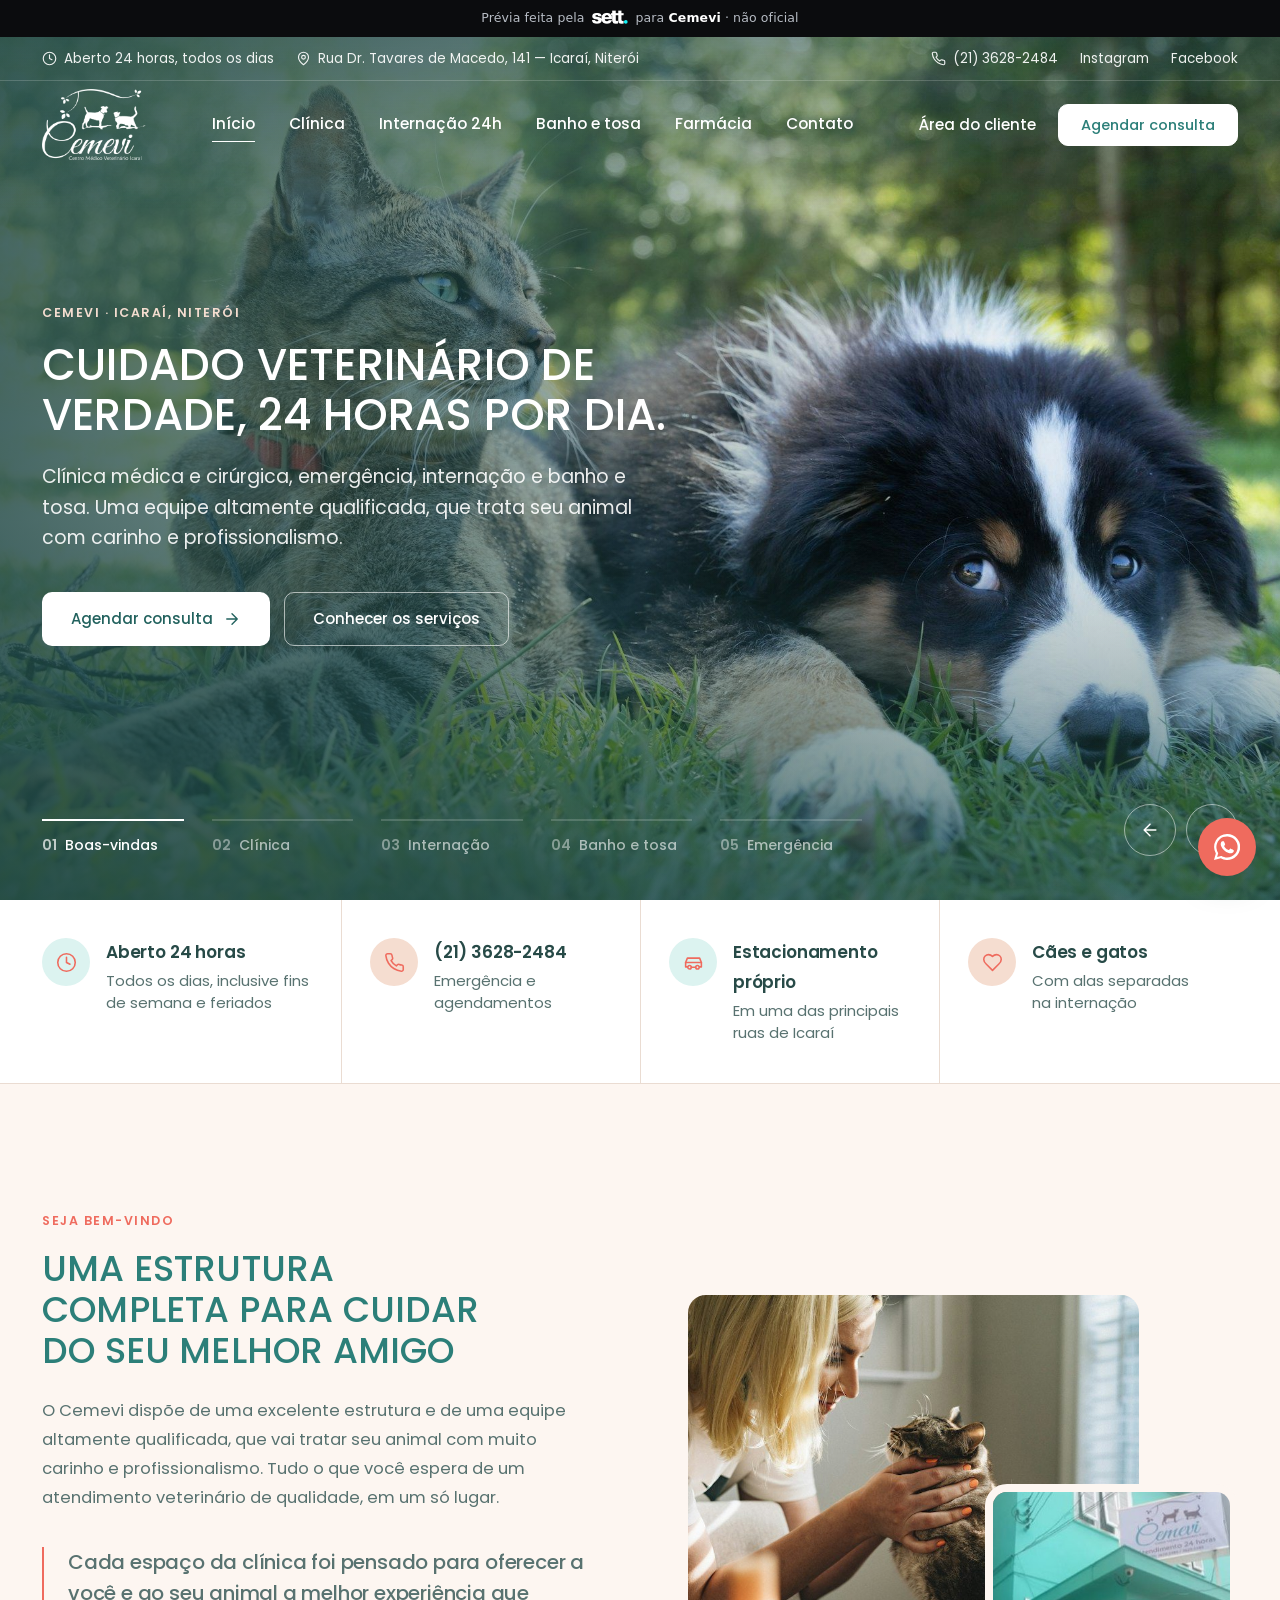
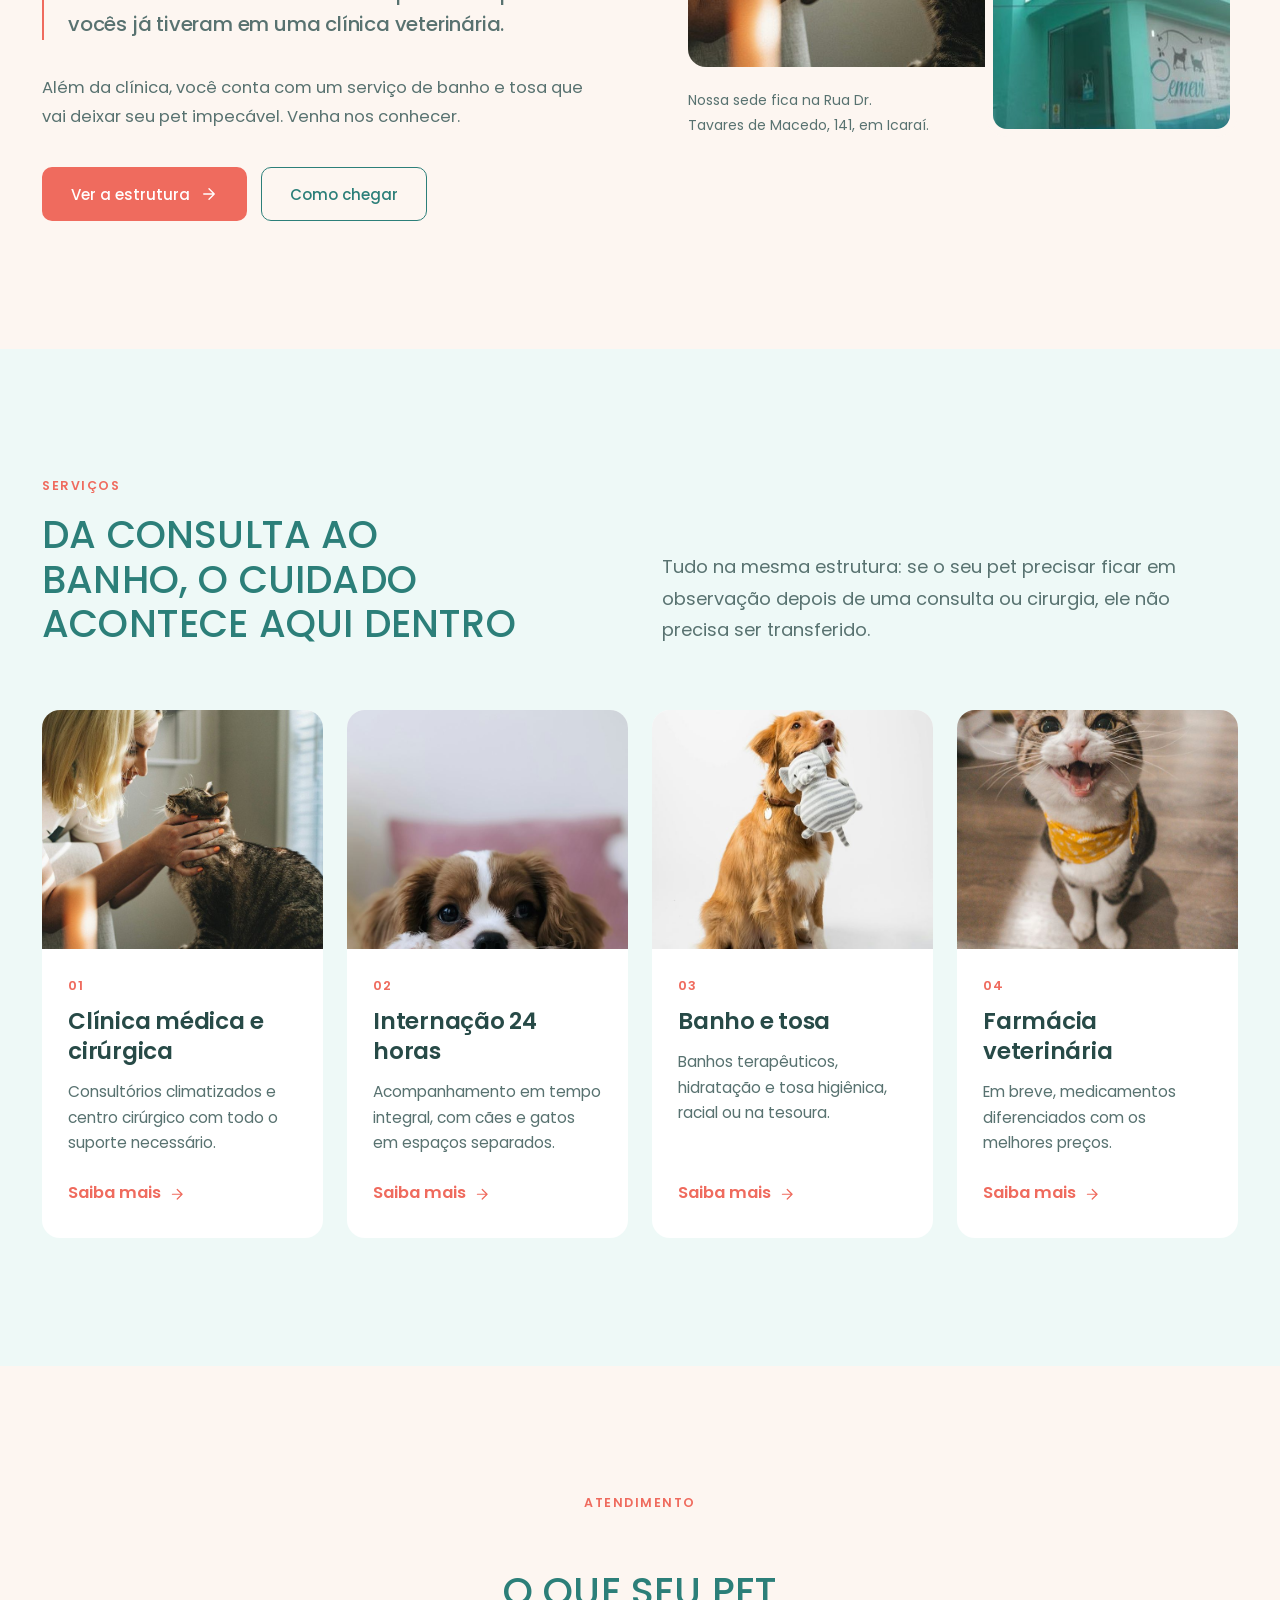
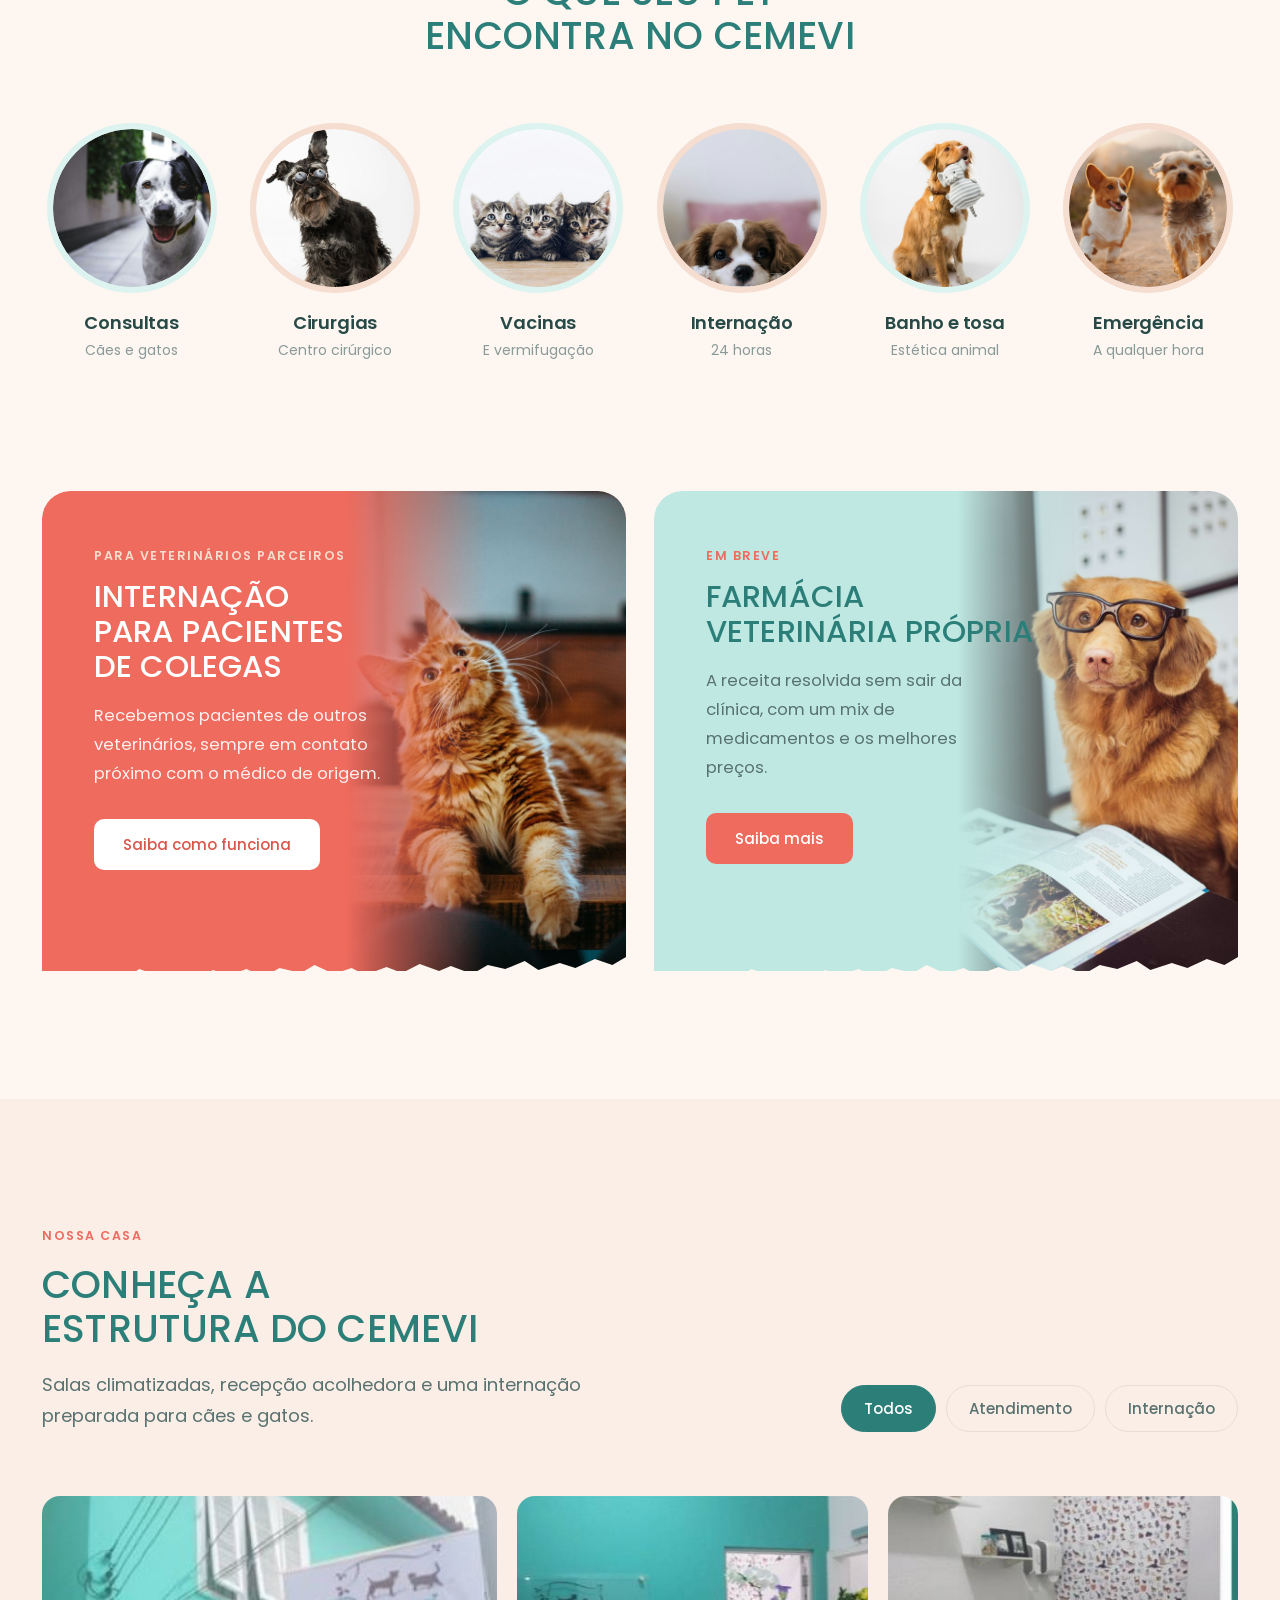
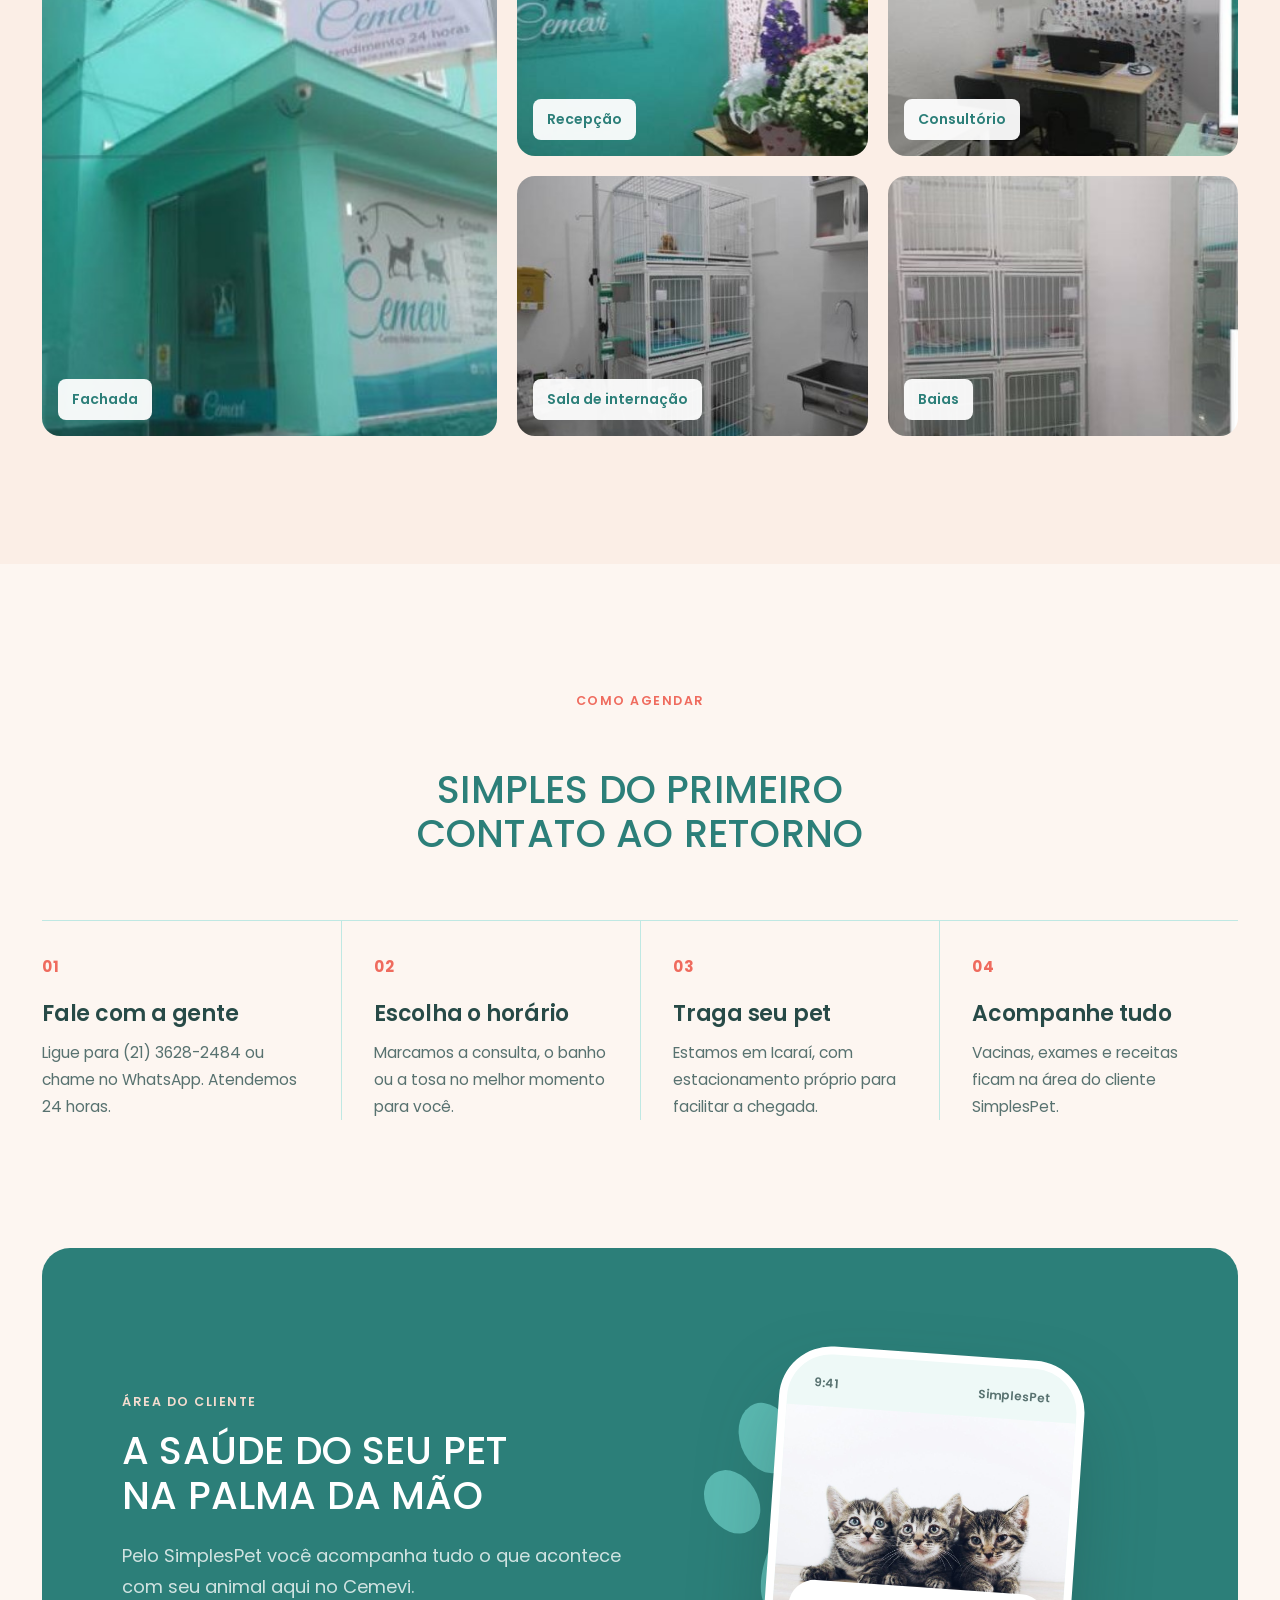
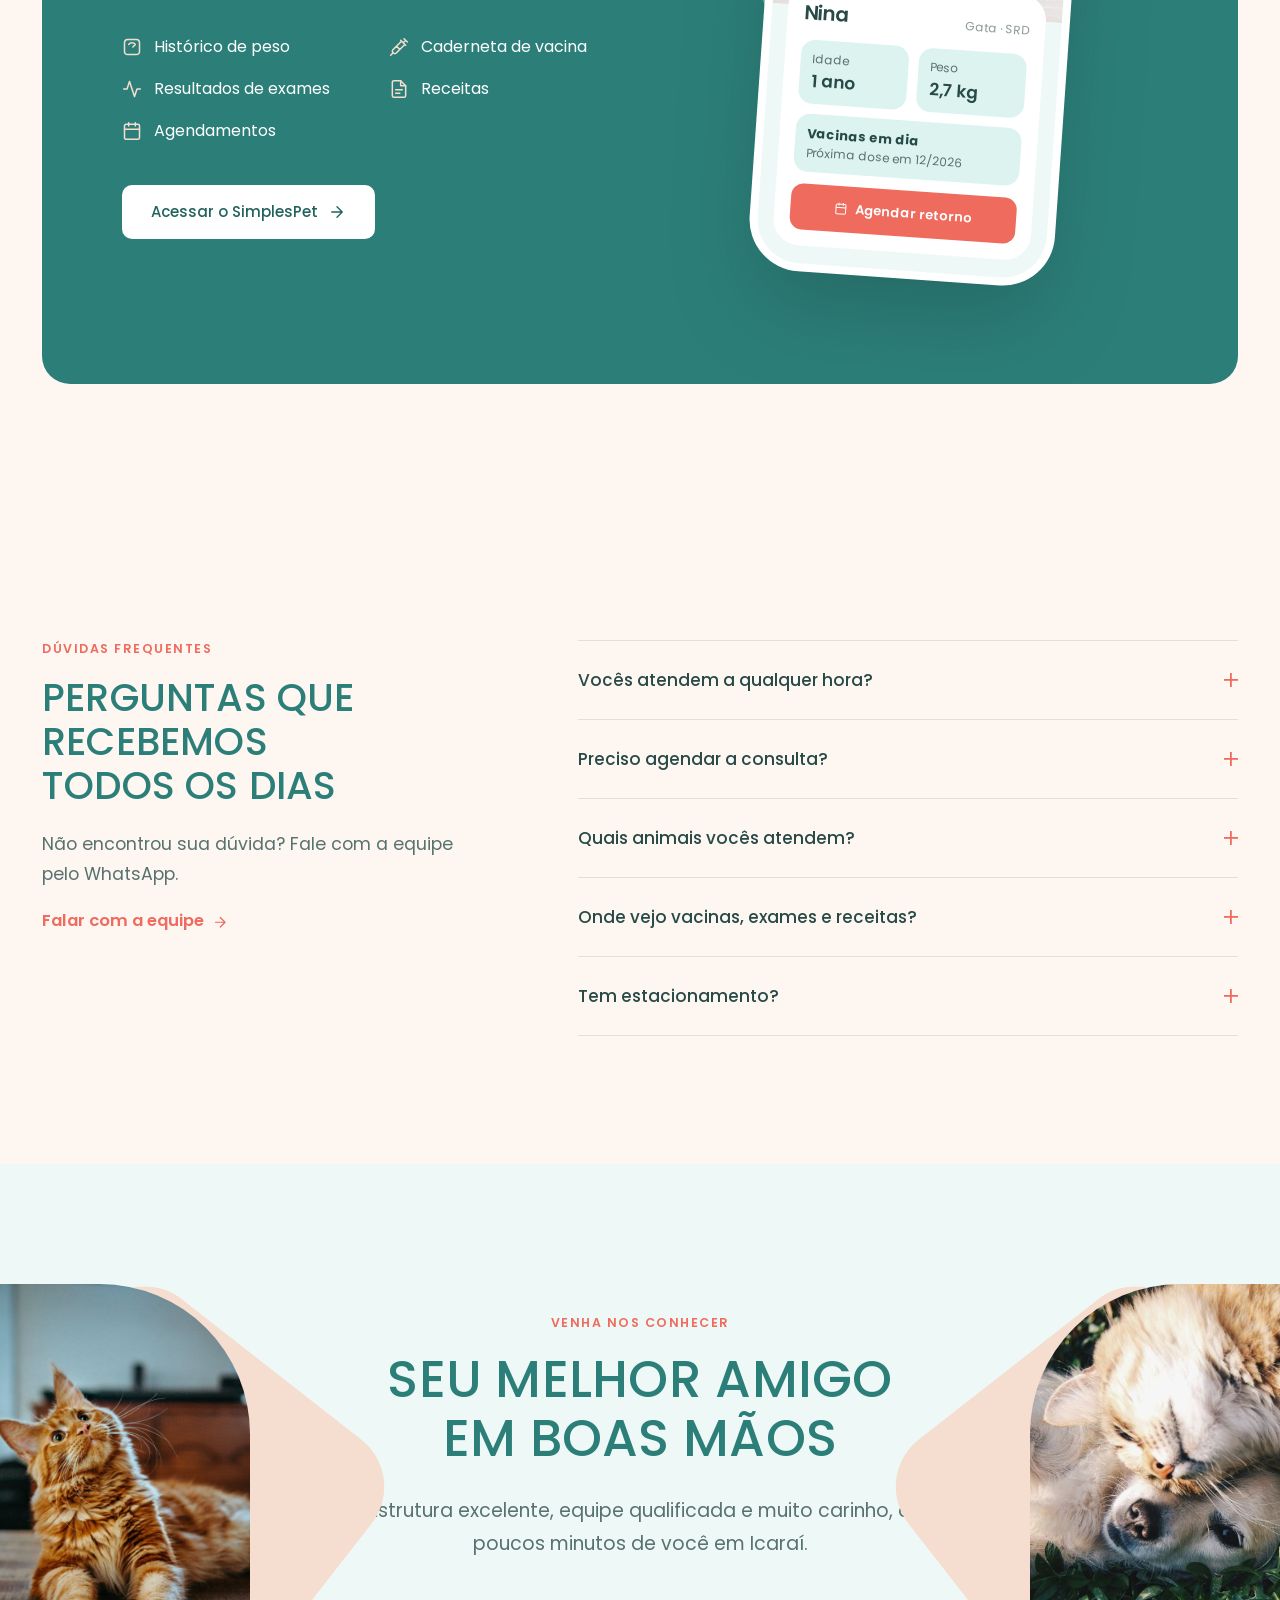
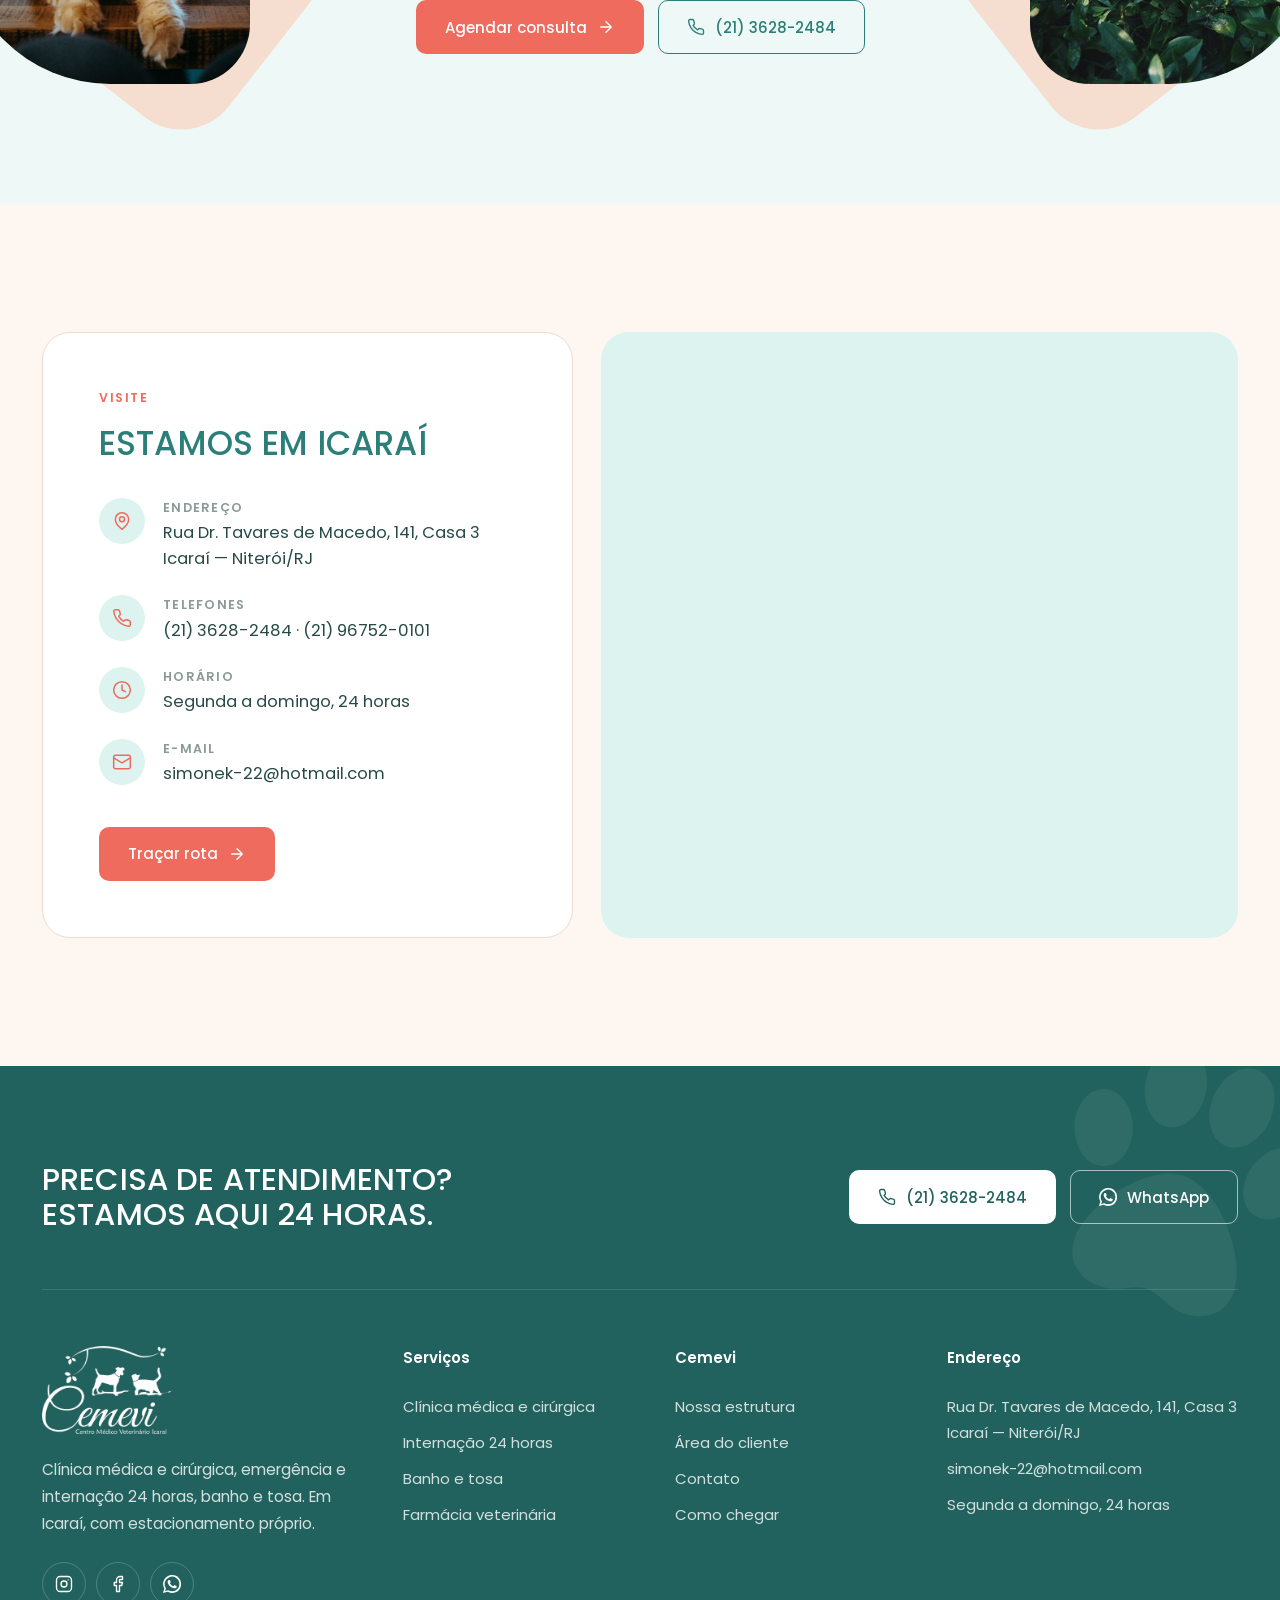
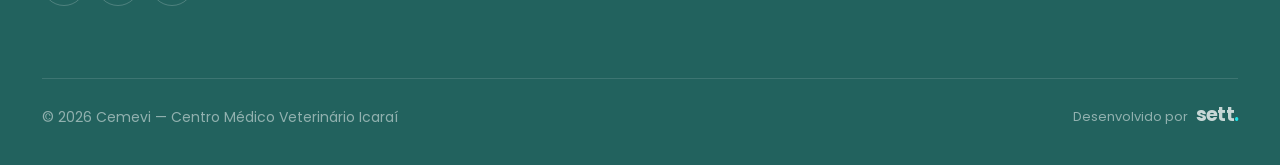
<file: index.html>
<!DOCTYPE html>
<html lang="pt-BR">
<head>
  <meta charset="UTF-8">
  <meta name="viewport" content="width=device-width, initial-scale=1.0, viewport-fit=cover">
  <meta name="description" content="Cemevi — Centro Médico Veterinário Icaraí. Clínica médica e cirúrgica, emergência e internação 24 horas, banho e tosa em Niterói/RJ.">
  <meta name="theme-color" content="#0d3836">
  <title>Cemevi — Centro Médico Veterinário Icaraí | Clínica veterinária 24h em Niterói</title>
  <link rel="icon" type="image/png" href="img/logo.png">
  <link rel="preconnect" href="https://fonts.googleapis.com">
  <link rel="preconnect" href="https://fonts.gstatic.com" crossorigin>
  <link href="https://fonts.googleapis.com/css2?family=Poppins:ital,wght@0,400;0,500;0,600;0,700;1,400&display=swap" rel="stylesheet">
  <link rel="stylesheet" href="css/styles.css">
  <script>document.documentElement.classList.add('js', 'intro');</script>
</head>
<body>
  <div class="curtain" aria-hidden="true"><img src="img/logo-branco.png" alt="" width="120" height="82"></div>
<svg width="0" height="0" style="position:absolute" aria-hidden="true">
  <symbol id="i-phone" viewBox="0 0 24 24"><path d="M22 16.92v3a2 2 0 0 1-2.18 2 19.79 19.79 0 0 1-8.63-3.07 19.5 19.5 0 0 1-6-6 19.79 19.79 0 0 1-3.07-8.67A2 2 0 0 1 4.11 2h3a2 2 0 0 1 2 1.72c.13.96.36 1.9.7 2.81a2 2 0 0 1-.45 2.11L8.09 9.91a16 16 0 0 0 6 6l1.27-1.27a2 2 0 0 1 2.11-.45c.91.34 1.85.57 2.81.7A2 2 0 0 1 22 16.92z"/></symbol>
  <symbol id="i-clock" viewBox="0 0 24 24"><circle cx="12" cy="12" r="10"/><path d="M12 6v6l4 2"/></symbol>
  <symbol id="i-pin" viewBox="0 0 24 24"><path d="M20 10c0 6-8 12-8 12s-8-6-8-12a8 8 0 0 1 16 0Z"/><circle cx="12" cy="10" r="3"/></symbol>
  <symbol id="i-car" viewBox="0 0 24 24"><path d="M5 17H3v-5l2-5h14l2 5v5h-2"/><path d="M3 12h18"/><circle cx="7.5" cy="17.5" r="2"/><circle cx="16.5" cy="17.5" r="2"/><path d="M9.5 17.5h5"/></symbol>
  <symbol id="i-heart" viewBox="0 0 24 24"><path d="M19 14c1.49-1.46 3-3.21 3-5.5A5.5 5.5 0 0 0 16.5 3c-1.76 0-3 .5-4.5 2-1.5-1.5-2.74-2-4.5-2A5.5 5.5 0 0 0 2 8.5c0 2.3 1.5 4.05 3 5.5l7 7Z"/></symbol>
  <symbol id="i-steth" viewBox="0 0 24 24"><path d="M5 2H4a2 2 0 0 0-2 2v5a6 6 0 0 0 12 0V4a2 2 0 0 0-2-2h-1"/><path d="M8 15v1a6 6 0 0 0 12 0v-4"/><circle cx="20" cy="10" r="2"/></symbol>
  <symbol id="i-scissors" viewBox="0 0 24 24"><circle cx="6" cy="6" r="3"/><circle cx="6" cy="18" r="3"/><path d="M20 4 8.12 15.88M14.47 14.48 20 20M8.12 8.12 12 12"/></symbol>
  <symbol id="i-pill" viewBox="0 0 24 24"><path d="m10.5 20.5 10-10a4.95 4.95 0 1 0-7-7l-10 10a4.95 4.95 0 1 0 7 7Z"/><path d="m8.5 8.5 7 7"/></symbol>
  <symbol id="i-syringe" viewBox="0 0 24 24"><path d="m18 2 4 4M17 7l3-3M19 9 8.7 19.3a2.4 2.4 0 0 1-3.4 0l-.6-.6a2.4 2.4 0 0 1 0-3.4L15 5M9 11l4 4M5 19l-3 3M14 4l6 6"/></symbol>
  <symbol id="i-bed" viewBox="0 0 24 24"><path d="M2 4v16M2 8h18a2 2 0 0 1 2 2v10M2 17h20M6 8v9"/></symbol>
  <symbol id="i-pulse" viewBox="0 0 24 24"><path d="M22 12h-4l-3 9L9 3l-3 9H2"/></symbol>
  <symbol id="i-shield" viewBox="0 0 24 24"><path d="M12 22s8-4 8-10V5l-8-3-8 3v7c0 6 8 10 8 10z"/><path d="m9 12 2 2 4-4"/></symbol>
  <symbol id="i-arrow" viewBox="0 0 24 24"><path d="M5 12h14M12 5l7 7-7 7"/></symbol>
  <symbol id="i-cal" viewBox="0 0 24 24"><rect x="3" y="4" width="18" height="18" rx="2"/><path d="M16 2v4M8 2v4M3 10h18"/></symbol>
  <symbol id="i-file" viewBox="0 0 24 24"><path d="M14 2H6a2 2 0 0 0-2 2v16a2 2 0 0 0 2 2h12a2 2 0 0 0 2-2V8z"/><path d="M14 2v6h6M8 13h8M8 17h5"/></symbol>
  <symbol id="i-scale" viewBox="0 0 24 24"><rect x="3" y="3" width="18" height="18" rx="4"/><path d="M8 9a5 5 0 0 1 8 0l-3 3"/></symbol>
  <symbol id="i-drop" viewBox="0 0 24 24"><path d="M12 2.7 6.3 9.4a7 7 0 1 0 11.4 0z"/></symbol>
  <symbol id="i-sparkle" viewBox="0 0 24 24"><path d="M12 3v4M12 17v4M3 12h4M17 12h4M5.6 5.6l2.8 2.8M15.6 15.6l2.8 2.8M5.6 18.4l2.8-2.8M15.6 8.4l2.8-2.8"/></symbol>
  <symbol id="i-users" viewBox="0 0 24 24"><path d="M16 21v-2a4 4 0 0 0-4-4H6a4 4 0 0 0-4 4v2"/><circle cx="9" cy="7" r="4"/><path d="M22 21v-2a4 4 0 0 0-3-3.87M16 3.13a4 4 0 0 1 0 7.75"/></symbol>
  <symbol id="i-chat" viewBox="0 0 24 24"><path d="M21 11.5a8.4 8.4 0 0 1-.9 3.8 8.5 8.5 0 0 1-7.6 4.7 8.4 8.4 0 0 1-3.8-.9L3 21l1.9-5.7a8.4 8.4 0 0 1-.9-3.8 8.5 8.5 0 0 1 4.7-7.6 8.4 8.4 0 0 1 3.8-.9h.5a8.5 8.5 0 0 1 8 8z"/></symbol>
  <symbol id="i-mail" viewBox="0 0 24 24"><rect x="2" y="4" width="20" height="16" rx="2"/><path d="m22 7-10 6L2 7"/></symbol>
  <symbol id="i-ig" viewBox="0 0 24 24"><rect x="2" y="2" width="20" height="20" rx="5"/><circle cx="12" cy="12" r="4"/><path d="M17.5 6.5h.01"/></symbol>
  <symbol id="i-fb" viewBox="0 0 24 24"><path d="M18 2h-3a5 5 0 0 0-5 5v3H7v4h3v8h4v-8h3l1-4h-4V7a1 1 0 0 1 1-1h3z"/></symbol>
  <symbol id="i-wa" viewBox="0 0 24 24"><path d="M17.5 14.4c-.3-.1-1.7-.8-2-.9-.3-.1-.5-.1-.7.1-.2.3-.8.9-.9 1.1-.2.2-.3.2-.6.1-.3-.1-1.2-.5-2.3-1.4-.9-.8-1.4-1.7-1.6-2-.2-.3 0-.5.1-.6l.4-.5c.2-.2.2-.3.3-.5.1-.2 0-.4 0-.5l-.9-2.2c-.2-.6-.5-.5-.7-.5h-.6c-.2 0-.5.1-.8.4-.3.3-1 1-1 2.5s1.1 2.9 1.2 3.1c.1.2 2.1 3.2 5.1 4.5.7.3 1.3.5 1.7.6.7.2 1.4.2 1.9.1.6-.1 1.7-.7 2-1.4.2-.7.2-1.2.2-1.4-.1-.1-.3-.2-.6-.3zM12 21.8c-1.8 0-3.5-.5-5-1.4l-.4-.2-3.7 1 1-3.6-.2-.4A9.8 9.8 0 1 1 12 21.8zM12 0a12 12 0 0 0-10.3 18l-1.7 6 6.2-1.6A12 12 0 1 0 12 0z"/></symbol>
  <symbol id="i-paw" viewBox="0 0 24 24"><ellipse cx="5.2" cy="9.6" rx="2.2" ry="2.9" transform="rotate(-18 5.2 9.6)"/><ellipse cx="9.4" cy="5" rx="2.3" ry="3.1" transform="rotate(-6 9.4 5)"/><ellipse cx="14.6" cy="5" rx="2.3" ry="3.1" transform="rotate(6 14.6 5)"/><ellipse cx="18.8" cy="9.6" rx="2.2" ry="2.9" transform="rotate(18 18.8 9.6)"/><path d="M12 11.2c-2.9 0-6.3 4.4-6.3 7 0 1.9 1.4 2.8 3 2.8 1.4 0 2.2-.9 3.3-.9s1.9.9 3.3.9c1.6 0 3-.9 3-2.8 0-2.6-3.4-7-6.3-7z"/></symbol>
  <symbol id="i-check" viewBox="0 0 24 24"><path d="M20 6 9 17l-5-5"/></symbol>
</svg>

  <header class="header">
    <p class="sett-faixa">Prévia feita pela <a href="https://www.sett.company/" target="_blank" rel="noopener"><img src="img/sett-branco.png" alt="Sett" width="254" height="96"></a> para <b>Cemevi</b> · não oficial</p>
    <div class="topbar">
      <div class="wrap">
        <div class="topbar-l">
          <span><svg class="ico" aria-hidden="true"><use href="#i-clock"/></svg>Aberto 24 horas, todos os dias</span>
          <span class="hide-md"><svg class="ico" aria-hidden="true"><use href="#i-pin"/></svg>Rua Dr. Tavares de Macedo, 141 — Icaraí, Niterói</span>
        </div>
        <div class="topbar-r">
          <a href="tel:+552136282484"><svg class="ico" aria-hidden="true"><use href="#i-phone"/></svg>(21) 3628-2484</a>
          <a href="https://www.instagram.com/cemeviniteroi" target="_blank" rel="noopener">Instagram</a>
          <a href="https://www.facebook.com/cemeviniteroi" target="_blank" rel="noopener">Facebook</a>
        </div>
      </div>
    </div>
    <div class="bar">
      <div class="wrap">
        <a href="index.html" class="brand" aria-label="Cemevi — página inicial">
          <img class="logo-white" src="img/logo-branco.png" alt="" width="104" height="71">
          <img class="logo-color" src="img/logo.png" alt="Cemevi — Centro Médico Veterinário Icaraí" width="104" height="71">
        </a>
        <nav class="nav" id="nav" aria-label="Principal">
          <ul>
            <li><a href="index.html" class="active" aria-current="page">Início</a></li>
            <li><a href="clinica-veterinaria.html">Clínica</a></li>
            <li><a href="internacao-24-horas.html">Internação 24h</a></li>
            <li><a href="banho-e-tosa.html">Banho e tosa</a></li>
            <li><a href="farmacia-veterinaria.html">Farmácia</a></li>
            <li><a href="contato.html">Contato</a></li>
          </ul>
          <div class="nav-extra">
            <a href="tel:+552136282484">(21) 3628-2484 · aberto 24 horas</a>
            <span>Rua Dr. Tavares de Macedo, 141 — Icaraí, Niterói</span>
            <a class="btn btn-light" href="http://meu.simplespet.com.br/#/access/login?a=centro-medico-veterinario-icar" target="_blank" rel="noopener">Área do cliente</a>
          </div>
        </nav>
        <div class="header-actions">
          <a class="header-link" href="http://meu.simplespet.com.br/#/access/login?a=centro-medico-veterinario-icar" target="_blank" rel="noopener">Área do cliente</a>
          <a class="btn btn-onphoto" href="contato.html">Agendar consulta</a>
          <button class="menu-btn" aria-expanded="false" aria-controls="nav"><span class="menu-label">Menu</span><span class="menu-lines"></span></button>
        </div>
      </div>
    </div>
  </header>

  <main>

  <section class="slider" aria-roledescription="carrossel" aria-label="Destaques do Cemevi" tabindex="-1">
    <div class="slide is-active" role="group" aria-roledescription="slide" aria-label="1 de 5">
      <img class="slide-img" src="img/slide-caes-gatos.jpg" alt="" style="object-position:50% 60%" fetchpriority="high">
      <div class="slide-content">
        <div class="wrap">
          <div class="slide-text">
            <span class="kicker">Cemevi · Icaraí, Niterói</span>
            <h1>Cuidado veterinário de verdade, 24 horas por dia.</h1>
            <p>Clínica médica e cirúrgica, emergência, internação e banho e tosa. Uma equipe altamente qualificada, que trata seu animal com carinho e profissionalismo.</p>
            <div class="slide-actions"><a href="contato.html" class="btn btn-light">Agendar consulta <svg class="ico ico-arrow" aria-hidden="true"><use href="#i-arrow"/></svg></a><a href="#servicos" class="btn btn-ghost">Conhecer os serviços</a></div>
          </div>
        </div>
      </div>
    </div>
    <div class="slide" role="group" aria-roledescription="slide" aria-label="2 de 5">
      <img class="slide-img" src="img/slide-clinica.jpg" alt="" style="object-position:60% 40%" loading="lazy">
      <div class="slide-content">
        <div class="wrap">
          <div class="slide-text">
            <span class="kicker">Clínica médica e cirúrgica</span>
            <h2 class="slide-title">Consultórios climatizados e centro cirúrgico completo.</h2>
            <p>Salas de atendimento confortáveis e todo o suporte para procedimentos em padrão de excelência.</p>
            <div class="slide-actions"><a href="clinica-veterinaria.html" class="btn btn-light">Conhecer a clínica <svg class="ico ico-arrow" aria-hidden="true"><use href="#i-arrow"/></svg></a><a href="contato.html" class="btn btn-ghost">Agendar</a></div>
          </div>
        </div>
      </div>
    </div>
    <div class="slide" role="group" aria-roledescription="slide" aria-label="3 de 5">
      <img class="slide-img" src="img/slide-internacao.jpg" alt="" style="object-position:50% 60%" loading="lazy">
      <div class="slide-content">
        <div class="wrap">
          <div class="slide-text">
            <span class="kicker">Internação 24 horas</span>
            <h2 class="slide-title">Acompanhamento em tempo integral, dia e noite.</h2>
            <p>Instalações separadas para cães e gatos e muitas doses de carinho para acelerar a recuperação.</p>
            <div class="slide-actions"><a href="internacao-24-horas.html" class="btn btn-light">Sobre a internação <svg class="ico ico-arrow" aria-hidden="true"><use href="#i-arrow"/></svg></a><a href="tel:+552136282484" class="btn btn-ghost"><svg class="ico" aria-hidden="true"><use href="#i-phone"/></svg> Ligar agora</a></div>
          </div>
        </div>
      </div>
    </div>
    <div class="slide" role="group" aria-roledescription="slide" aria-label="4 de 5">
      <img class="slide-img" src="img/slide-banho.jpg" alt="" style="object-position:60% 35%" loading="lazy">
      <div class="slide-content">
        <div class="wrap">
          <div class="slide-text">
            <span class="kicker">Banho e tosa</span>
            <h2 class="slide-title">Seu pet limpo, confortável e bem cuidado.</h2>
            <p>Banhos terapêuticos, hidratação e tosa higiênica, padrão racial ou na tesoura.</p>
            <div class="slide-actions"><a href="banho-e-tosa.html" class="btn btn-light">Ver banho e tosa <svg class="ico ico-arrow" aria-hidden="true"><use href="#i-arrow"/></svg></a><a href="https://wa.me/5521967520101" target="_blank" rel="noopener" class="btn btn-ghost"><svg class="ico ico-fill" aria-hidden="true"><use href="#i-wa"/></svg> WhatsApp</a></div>
          </div>
        </div>
      </div>
    </div>
    <div class="slide" role="group" aria-roledescription="slide" aria-label="5 de 5">
      <img class="slide-img" src="img/slide-carinho.jpg" alt="" style="object-position:50% 35%" loading="lazy">
      <div class="slide-content">
        <div class="wrap">
          <div class="slide-text">
            <span class="kicker">Emergência</span>
            <h2 class="slide-title">Aberto agora. A qualquer hora, todos os dias.</h2>
            <p>Se o seu pet precisa de atendimento urgente, ligue e venha direto. Temos estacionamento próprio.</p>
            <div class="slide-actions"><a href="tel:+552136282484" class="btn btn-light"><svg class="ico" aria-hidden="true"><use href="#i-phone"/></svg> Ligar agora</a><a href="https://www.google.com/maps/dir/?api=1&destination=Rua+Dr.+Tavares+de+Macedo,+141,+Icara%C3%AD,+Niter%C3%B3i+-+RJ" target="_blank" rel="noopener" class="btn btn-ghost">Como chegar</a></div>
          </div>
        </div>
      </div>
    </div>
    <div class="slider-ui">
      <div class="wrap">
        <div class="slider-tabs">
          <button class="slider-tab" type="button"><span class="track"><i></i></span><b>01</b>Boas-vindas</button>
          <button class="slider-tab" type="button"><span class="track"><i></i></span><b>02</b>Clínica</button>
          <button class="slider-tab" type="button"><span class="track"><i></i></span><b>03</b>Internação</button>
          <button class="slider-tab" type="button"><span class="track"><i></i></span><b>04</b>Banho e tosa</button>
          <button class="slider-tab" type="button"><span class="track"><i></i></span><b>05</b>Emergência</button>
        </div>
        <div class="slider-dots"><button class="slider-dot" type="button" aria-label="Slide 1"></button><button class="slider-dot" type="button" aria-label="Slide 2"></button><button class="slider-dot" type="button" aria-label="Slide 3"></button><button class="slider-dot" type="button" aria-label="Slide 4"></button><button class="slider-dot" type="button" aria-label="Slide 5"></button></div>
        <div class="slider-arrows">
          <button class="slider-arrow prev" type="button" aria-label="Anterior"><svg class="ico" aria-hidden="true"><use href="#i-arrow"/></svg></button>
          <button class="slider-arrow next" type="button" aria-label="Próximo"><svg class="ico" aria-hidden="true"><use href="#i-arrow"/></svg></button>
        </div>
      </div>
    </div>
  </section>

  <section class="facts">
    <div class="wrap">
      <div class="fact"><span class="fact-ico"><svg class="ico" aria-hidden="true"><use href="#i-clock"/></svg></span><div><b>Aberto 24 horas</b><span>Todos os dias, inclusive fins de semana e feriados</span></div></div>
      <div class="fact"><span class="fact-ico"><svg class="ico" aria-hidden="true"><use href="#i-phone"/></svg></span><div><b><a href="tel:+552136282484">(21) 3628-2484</a></b><span>Emergência e agendamentos</span></div></div>
      <div class="fact"><span class="fact-ico"><svg class="ico" aria-hidden="true"><use href="#i-car"/></svg></span><div><b>Estacionamento próprio</b><span>Em uma das principais ruas de Icaraí</span></div></div>
      <div class="fact"><span class="fact-ico"><svg class="ico" aria-hidden="true"><use href="#i-heart"/></svg></span><div><b>Cães e gatos</b><span>Com alas separadas na internação</span></div></div>
    </div>
  </section>

  <section class="section">
    <div class="wrap split">
      <div class="reveal">
        <span class="kicker">Seja bem-vindo</span>
        <h2>Uma estrutura completa para cuidar do seu melhor amigo</h2>
        <p>O Cemevi dispõe de uma excelente estrutura e de uma equipe altamente qualificada, que vai tratar seu animal com muito carinho e profissionalismo. Tudo o que você espera de um atendimento veterinário de qualidade, em um só lugar.</p>
        <p class="quote">Cada espaço da clínica foi pensado para oferecer a você e ao seu animal a melhor experiência que vocês já tiveram em uma clínica veterinária.</p>
        <p>Além da clínica, você conta com um serviço de banho e tosa que vai deixar seu pet impecável. Venha nos conhecer.</p>
        <div class="split-actions">
          <a href="#estrutura" class="btn btn-primary">Ver a estrutura <svg class="ico ico-arrow" aria-hidden="true"><use href="#i-arrow"/></svg></a>
          <a href="https://www.google.com/maps/dir/?api=1&destination=Rua+Dr.+Tavares+de+Macedo,+141,+Icara%C3%AD,+Niter%C3%B3i+-+RJ" target="_blank" rel="noopener" class="btn btn-outline">Como chegar</a>
        </div>
      </div>
      <div class="duo reveal">
        <img src="img/vet-gato.jpg" alt="Veterinária examinando um gato" loading="lazy">
        <img src="img/fachada.jpg" alt="Fachada do Cemevi em Icaraí" loading="lazy">
        <p class="duo-note">Nossa sede fica na Rua Dr. Tavares de Macedo, 141, em Icaraí.</p>
      </div>
    </div>
  </section>

  <section class="section section-tint" id="servicos">
    <div class="wrap">
      <div class="head reveal">
        <div>
          <span class="kicker">Serviços</span>
          <h2>Da consulta ao banho, o cuidado acontece aqui dentro</h2>
        </div>
        <p>Tudo na mesma estrutura: se o seu pet precisar ficar em observação depois de uma consulta ou cirurgia, ele não precisa ser transferido.</p>
      </div>
      <div class="services">
        <a class="service reveal" href="clinica-veterinaria.html">
          <div class="service-img"><img src="img/vet-gato.jpg" alt="" loading="lazy"></div>
          <div class="service-body"><span class="service-num">01</span><h3>Clínica médica e cirúrgica</h3><p>Consultórios climatizados e centro cirúrgico com todo o suporte necessário.</p><span class="link">Saiba mais <svg class="ico" aria-hidden="true"><use href="#i-arrow"/></svg></span></div>
        </a>
        <a class="service reveal" href="internacao-24-horas.html">
          <div class="service-img"><img src="img/cat-internacao.jpg" alt="" loading="lazy"></div>
          <div class="service-body"><span class="service-num">02</span><h3>Internação 24 horas</h3><p>Acompanhamento em tempo integral, com cães e gatos em espaços separados.</p><span class="link">Saiba mais <svg class="ico" aria-hidden="true"><use href="#i-arrow"/></svg></span></div>
        </a>
        <a class="service reveal" href="banho-e-tosa.html">
          <div class="service-img"><img src="img/cat-banho.jpg" alt="" loading="lazy"></div>
          <div class="service-body"><span class="service-num">03</span><h3>Banho e tosa</h3><p>Banhos terapêuticos, hidratação e tosa higiênica, racial ou na tesoura.</p><span class="link">Saiba mais <svg class="ico" aria-hidden="true"><use href="#i-arrow"/></svg></span></div>
        </a>
        <a class="service reveal" href="farmacia-veterinaria.html">
          <div class="service-img"><img src="img/cat-farmacia.jpg" alt="" loading="lazy"></div>
          <div class="service-body"><span class="service-num">04</span><h3>Farmácia veterinária</h3><p>Em breve, medicamentos diferenciados com os melhores preços.</p><span class="link">Saiba mais <svg class="ico" aria-hidden="true"><use href="#i-arrow"/></svg></span></div>
        </a>
      </div>
    </div>
  </section>

  <section class="section">
    <div class="wrap">
      <div class="head head-center reveal">
        <span class="kicker">Atendimento</span>
        <h2>O que seu pet encontra no Cemevi</h2>
      </div>
      <div class="cats">
        <a class="cat reveal" href="clinica-veterinaria.html"><div class="cat-img"><img src="img/cat-consultas.jpg" alt="" loading="lazy"></div><h3>Consultas</h3><span>Cães e gatos</span></a>
        <a class="cat reveal" href="clinica-veterinaria.html"><div class="cat-img"><img src="img/schnauzer.jpg" alt="" loading="lazy"></div><h3>Cirurgias</h3><span>Centro cirúrgico</span></a>
        <a class="cat reveal" href="clinica-veterinaria.html"><div class="cat-img"><img src="img/cat-vacinas.jpg" alt="" loading="lazy"></div><h3>Vacinas</h3><span>E vermifugação</span></a>
        <a class="cat reveal" href="internacao-24-horas.html"><div class="cat-img"><img src="img/cavalier.jpg" alt="" loading="lazy"></div><h3>Internação</h3><span>24 horas</span></a>
        <a class="cat reveal" href="banho-e-tosa.html"><div class="cat-img"><img src="img/cat-banho.jpg" alt="" loading="lazy"></div><h3>Banho e tosa</h3><span>Estética animal</span></a>
        <a class="cat reveal" href="internacao-24-horas.html"><div class="cat-img"><img src="img/dois-caes.jpg" alt="" loading="lazy"></div><h3>Emergência</h3><span>A qualquer hora</span></a>
      </div>
    </div>
  </section>

  <section class="section" style="padding-top:0">
    <div class="wrap twins">
      <div class="twin twin-dark reveal">
        <span class="kicker">Para veterinários parceiros</span>
        <h2>Internação para pacientes de colegas</h2>
        <p>Recebemos pacientes de outros veterinários, sempre em contato próximo com o médico de origem.</p>
        <a href="internacao-24-horas.html" class="btn btn-light">Saiba como funciona</a>
        <img src="img/gato-laranja.jpg" alt="" loading="lazy">
      </div>
      <div class="twin twin-light reveal">
        <span class="kicker">Em breve</span>
        <h2>Farmácia veterinária própria</h2>
        <p>A receita resolvida sem sair da clínica, com um mix de medicamentos e os melhores preços.</p>
        <a href="farmacia-veterinaria.html" class="btn btn-primary">Saiba mais</a>
        <img src="img/cao-oculos.jpg" alt="" loading="lazy">
      </div>
    </div>
  </section>

  <section class="section section-white" id="estrutura">
    <div class="wrap">
      <div class="head reveal">
        <div>
          <span class="kicker">Nossa casa</span>
          <h2>Conheça a estrutura do Cemevi</h2>
          <p>Salas climatizadas, recepção acolhedora e uma internação preparada para cães e gatos.</p>
        </div>
        <div class="chips" role="group" aria-label="Filtrar fotos">
          <button class="chip active" data-filter="all" aria-pressed="true">Todos</button>
          <button class="chip" data-filter="atendimento" aria-pressed="false">Atendimento</button>
          <button class="chip" data-filter="internacao" aria-pressed="false">Internação</button>
        </div>
      </div>
      <div class="gallery">
        <figure class="shot reveal" data-cat="atendimento"><img src="img/fachada.jpg" alt="Fachada do Cemevi" loading="lazy"><figcaption>Fachada</figcaption></figure>
        <figure class="shot reveal" data-cat="atendimento"><img src="img/recepcao.jpg" alt="Recepção" loading="lazy"><figcaption>Recepção</figcaption></figure>
        <figure class="shot reveal" data-cat="atendimento"><img src="img/consultorio.jpg" alt="Consultório" loading="lazy"><figcaption>Consultório</figcaption></figure>
        <figure class="shot reveal" data-cat="internacao"><img src="img/internacao-b.jpg" alt="Sala de internação" loading="lazy"><figcaption>Sala de internação</figcaption></figure>
        <figure class="shot reveal" data-cat="internacao"><img src="img/internacao-a.jpg" alt="Baias da internação" loading="lazy"><figcaption>Baias</figcaption></figure>
      </div>
    </div>
  </section>

  <section class="section">
    <div class="wrap">
      <div class="head head-center reveal">
        <span class="kicker">Como agendar</span>
        <h2>Simples do primeiro contato ao retorno</h2>
      </div>
      <div class="steps">
        <div class="step reveal"><h3>Fale com a gente</h3><p>Ligue para (21) 3628-2484 ou chame no WhatsApp. Atendemos 24 horas.</p></div>
        <div class="step reveal"><h3>Escolha o horário</h3><p>Marcamos a consulta, o banho ou a tosa no melhor momento para você.</p></div>
        <div class="step reveal"><h3>Traga seu pet</h3><p>Estamos em Icaraí, com estacionamento próprio para facilitar a chegada.</p></div>
        <div class="step reveal"><h3>Acompanhe tudo</h3><p>Vacinas, exames e receitas ficam na área do cliente SimplesPet.</p></div>
      </div>
    </div>
  </section>

  <section class="section" style="padding-top:0">
    <div class="wrap">
      <div class="app reveal">
        <div class="app-copy">
          <span class="kicker">Área do cliente</span>
          <h2>A saúde do seu pet na palma da mão</h2>
          <p>Pelo SimplesPet você acompanha tudo o que acontece com seu animal aqui no Cemevi.</p>
          <ul class="app-list">
            <li><svg class="ico" aria-hidden="true"><use href="#i-scale"/></svg> Histórico de peso</li>
            <li><svg class="ico" aria-hidden="true"><use href="#i-syringe"/></svg> Caderneta de vacina</li>
            <li><svg class="ico" aria-hidden="true"><use href="#i-pulse"/></svg> Resultados de exames</li>
            <li><svg class="ico" aria-hidden="true"><use href="#i-file"/></svg> Receitas</li>
            <li><svg class="ico" aria-hidden="true"><use href="#i-cal"/></svg> Agendamentos</li>
          </ul>
          <a href="http://meu.simplespet.com.br/#/access/login?a=centro-medico-veterinario-icar" target="_blank" rel="noopener" class="btn btn-light">Acessar o SimplesPet <svg class="ico ico-arrow" aria-hidden="true"><use href="#i-arrow"/></svg></a>
        </div>
        <div class="app-stage" aria-hidden="true">
          <svg class="bigpaw ico-fill" viewBox="0 0 24 24"><use href="#i-paw"/></svg>
          <div class="phone">
            <div class="phone-bar"><span>9:41</span><span>SimplesPet</span></div>
            <div class="phone-pet"><img src="img/cat-vacinas.jpg" alt="" loading="lazy"></div>
            <div class="phone-body">
              <div class="phone-name"><strong>Nina</strong><span>Gata · SRD</span></div>
              <div class="phone-grid"><div>Idade<b>1 ano</b></div><div>Peso<b>2,7 kg</b></div></div>
              <div class="phone-row"><b>Vacinas em dia</b>Próxima dose em 12/2026</div>
              <div class="phone-btn"><svg class="ico" aria-hidden="true"><use href="#i-cal"/></svg> Agendar retorno</div>
            </div>
          </div>
        </div>
      </div>
    </div>
  </section>

  <section class="section">
    <div class="wrap faq-layout">
      <div class="reveal">
        <span class="kicker">Dúvidas frequentes</span>
        <h2 class="h2">Perguntas que recebemos todos os dias</h2>
        <p class="lead">Não encontrou sua dúvida? Fale com a equipe pelo WhatsApp.</p>
        <a href="https://wa.me/5521967520101" target="_blank" rel="noopener" class="link">Falar com a equipe <svg class="ico" aria-hidden="true"><use href="#i-arrow"/></svg></a>
      </div>
      <div class="faq reveal">
          <details><summary>Vocês atendem a qualquer hora?</summary><p>Sim. O Cemevi funciona 24 horas, de segunda a domingo, inclusive feriados. Emergências são atendidas a qualquer momento.</p></details>
          <details><summary>Preciso agendar a consulta?</summary><p>Para consultas de rotina, banho e tosa, recomendamos agendar pelo telefone ou WhatsApp para evitar espera. Em emergências, venha direto.</p></details>
          <details><summary>Quais animais vocês atendem?</summary><p>Atendemos cães e gatos. Na internação, as duas espécies ficam em instalações separadas.</p></details>
          <details><summary>Onde vejo vacinas, exames e receitas?</summary><p>Na área do cliente SimplesPet, que reúne histórico de peso, caderneta de vacina, resultados de exames, receitas e agendamentos.</p></details>
          <details><summary>Tem estacionamento?</summary><p>Sim, estacionamento próprio, na Rua Dr. Tavares de Macedo, 141, em Icaraí.</p></details>
      </div>
    </div>
  </section>

  <section class="pals">
    <div class="pals-side pals-left reveal"><img src="img/gato-laranja.jpg" alt="" loading="lazy"></div>
    <div class="pals-side pals-right reveal"><img src="img/caes-gatos-juntos.jpg" alt="" loading="lazy" style="object-position:40% 50%"></div>
    <div class="wrap reveal">
      <span class="kicker">Venha nos conhecer</span>
      <h2>Seu melhor amigo em boas mãos</h2>
      <p>Estrutura excelente, equipe qualificada e muito carinho, a poucos minutos de você em Icaraí.</p>
      <div class="split-actions">
        <a href="contato.html" class="btn btn-primary">Agendar consulta <svg class="ico ico-arrow" aria-hidden="true"><use href="#i-arrow"/></svg></a>
        <a href="tel:+552136282484" class="btn btn-outline"><svg class="ico" aria-hidden="true"><use href="#i-phone"/></svg> (21) 3628-2484</a>
      </div>
    </div>
  </section>

  <section class="section">
    <div class="wrap visit">
      <div class="visit-card reveal">
        <span class="kicker">Visite</span>
        <h2>Estamos em Icaraí</h2>
        <ul class="visit-list">
          <li><span class="vi"><svg class="ico" aria-hidden="true"><use href="#i-pin"/></svg></span><div><b>Endereço</b>Rua Dr. Tavares de Macedo, 141, Casa 3<br>Icaraí — Niterói/RJ</div></li>
          <li><span class="vi"><svg class="ico" aria-hidden="true"><use href="#i-phone"/></svg></span><div><b>Telefones</b><a href="tel:+552136282484">(21) 3628-2484</a> · <a href="https://wa.me/5521967520101" target="_blank" rel="noopener">(21) 96752-0101</a></div></li>
          <li><span class="vi"><svg class="ico" aria-hidden="true"><use href="#i-clock"/></svg></span><div><b>Horário</b>Segunda a domingo, 24 horas</div></li>
          <li><span class="vi"><svg class="ico" aria-hidden="true"><use href="#i-mail"/></svg></span><div><b>E-mail</b><a href="mailto:simonek-22@hotmail.com">simonek-22@hotmail.com</a></div></li>
        </ul>
        <a href="https://www.google.com/maps/dir/?api=1&destination=Rua+Dr.+Tavares+de+Macedo,+141,+Icara%C3%AD,+Niter%C3%B3i+-+RJ" target="_blank" rel="noopener" class="btn btn-primary">Traçar rota <svg class="ico ico-arrow" aria-hidden="true"><use href="#i-arrow"/></svg></a>
      </div>
      <div class="map-wrap reveal"><iframe class="map" title="Mapa: Cemevi em Icaraí" loading="lazy" referrerpolicy="no-referrer-when-downgrade" src="https://www.google.com/maps?q=Rua+Dr.+Tavares+de+Macedo,+141,+Icara%C3%AD,+Niter%C3%B3i+-+RJ&output=embed"></iframe></div>
    </div>
  </section>
  </main>

  <footer class="footer">
    <svg class="footer-paw ico-fill" style="width:320px;height:320px;right:-60px;top:-40px;transform:rotate(18deg)" aria-hidden="true"><use href="#i-paw"/></svg>
    <div class="wrap">
      <div class="footer-top">
        <h2>Precisa de atendimento? Estamos aqui 24 horas.</h2>
        <div class="split-actions" style="margin-top:0">
          <a href="tel:+552136282484" class="btn btn-light"><svg class="ico" aria-hidden="true"><use href="#i-phone"/></svg> (21) 3628-2484</a>
          <a href="https://wa.me/5521967520101" target="_blank" rel="noopener" class="btn btn-ghost"><svg class="ico ico-fill" aria-hidden="true"><use href="#i-wa"/></svg> WhatsApp</a>
        </div>
      </div>
      <div class="footer-grid">
        <div class="footer-brand">
          <img src="img/logo-branco.png" alt="Cemevi — Centro Médico Veterinário Icaraí" width="130" height="89">
          <p>Clínica médica e cirúrgica, emergência e internação 24 horas, banho e tosa. Em Icaraí, com estacionamento próprio.</p>
          <div class="social">
            <a href="https://www.instagram.com/cemeviniteroi" target="_blank" rel="noopener" aria-label="Instagram"><svg class="ico" aria-hidden="true"><use href="#i-ig"/></svg></a>
            <a href="https://www.facebook.com/cemeviniteroi" target="_blank" rel="noopener" aria-label="Facebook"><svg class="ico" aria-hidden="true"><use href="#i-fb"/></svg></a>
            <a href="https://wa.me/5521967520101" target="_blank" rel="noopener" aria-label="WhatsApp"><svg class="ico ico-fill" aria-hidden="true"><use href="#i-wa"/></svg></a>
          </div>
        </div>
        <div>
          <h3>Serviços</h3>
          <ul>
            <li><a href="clinica-veterinaria.html">Clínica médica e cirúrgica</a></li>
            <li><a href="internacao-24-horas.html">Internação 24 horas</a></li>
            <li><a href="banho-e-tosa.html">Banho e tosa</a></li>
            <li><a href="farmacia-veterinaria.html">Farmácia veterinária</a></li>
          </ul>
        </div>
        <div>
          <h3>Cemevi</h3>
          <ul>
            <li><a href="index.html#estrutura">Nossa estrutura</a></li>
            <li><a href="http://meu.simplespet.com.br/#/access/login?a=centro-medico-veterinario-icar" target="_blank" rel="noopener">Área do cliente</a></li>
            <li><a href="contato.html">Contato</a></li>
            <li><a href="https://www.google.com/maps/dir/?api=1&destination=Rua+Dr.+Tavares+de+Macedo,+141,+Icara%C3%AD,+Niter%C3%B3i+-+RJ" target="_blank" rel="noopener">Como chegar</a></li>
          </ul>
        </div>
        <div>
          <h3>Endereço</h3>
          <ul>
            <li>Rua Dr. Tavares de Macedo, 141, Casa 3<br>Icaraí — Niterói/RJ</li>
            <li><a href="mailto:simonek-22@hotmail.com">simonek-22@hotmail.com</a></li>
            <li>Segunda a domingo, 24 horas</li>
          </ul>
        </div>
      </div>
      <div class="footer-bottom">
        <span>© 2026 Cemevi — Centro Médico Veterinário Icaraí</span>
        <a class="credit" href="https://www.sett.company/" target="_blank" rel="noopener" aria-label="Site desenvolvido pela Sett Digital">Desenvolvido por <span class="sett">sett<i>.</i></span></a>
      </div>
    </div>
  </footer>

  <a class="wa" href="https://wa.me/5521967520101" target="_blank" rel="noopener" aria-label="Conversar no WhatsApp"><svg class="ico ico-fill" aria-hidden="true"><use href="#i-wa"/></svg></a>
  <nav class="dock" aria-label="Contato rápido">
    <a class="dock-call" href="tel:+552136282484"><svg class="ico" aria-hidden="true"><use href="#i-phone"/></svg> Ligar</a>
    <a class="dock-wa" href="https://wa.me/5521967520101" target="_blank" rel="noopener"><svg class="ico ico-fill" aria-hidden="true"><use href="#i-wa"/></svg> WhatsApp</a>
  </nav>

  <script src="js/main.js"></script>
</body>
</html>
</file>
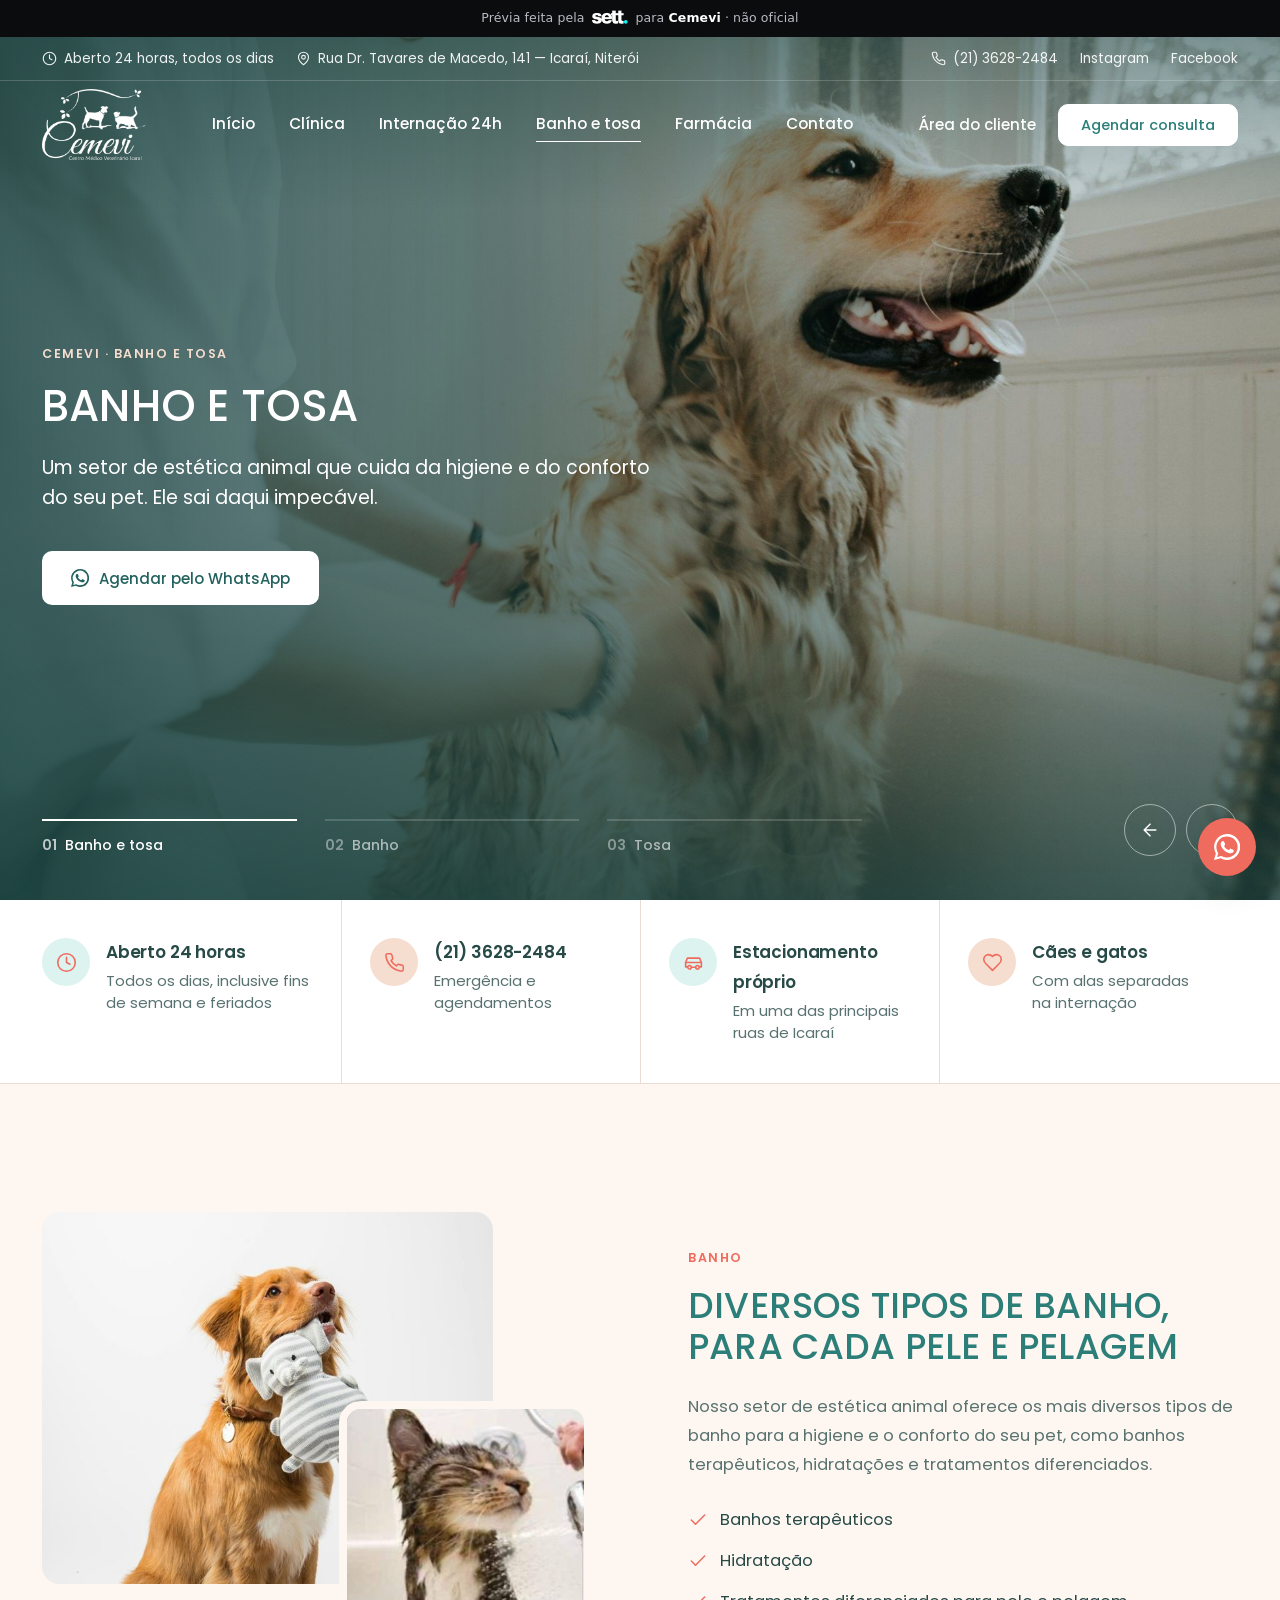
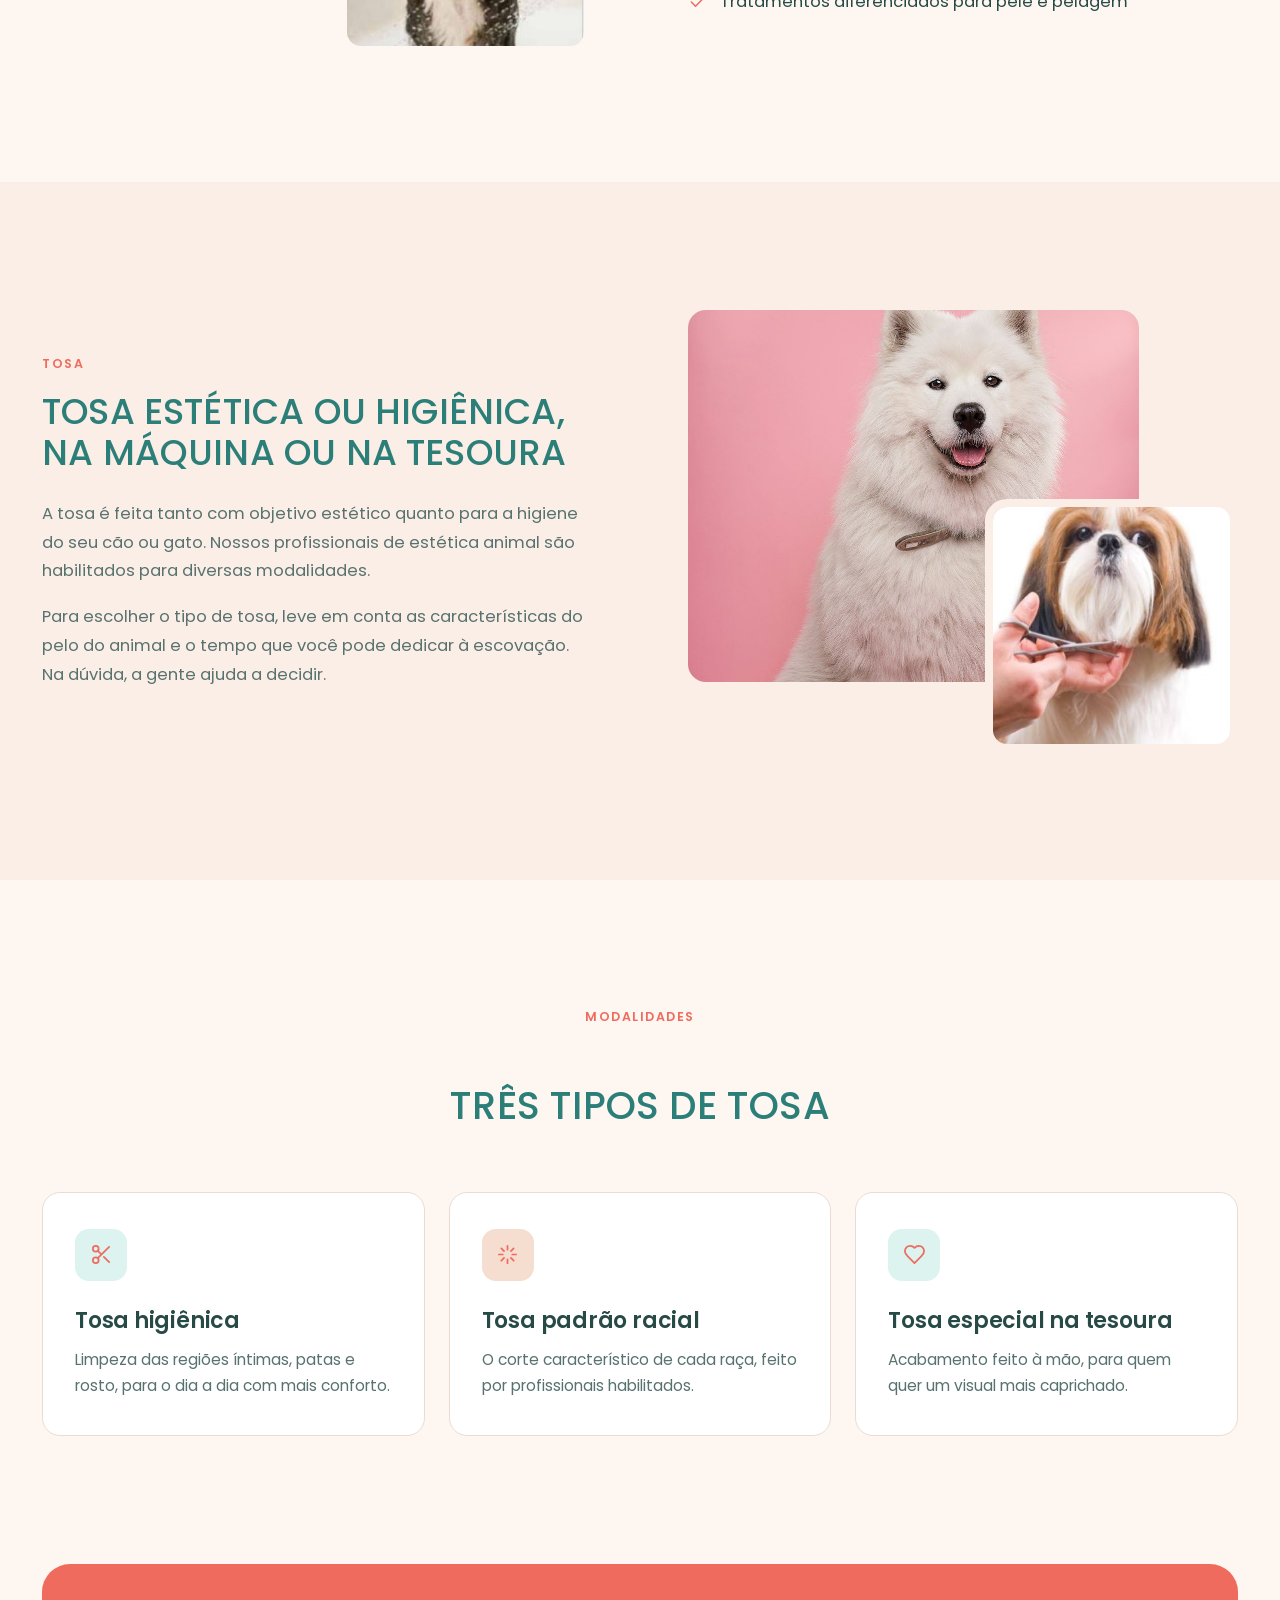
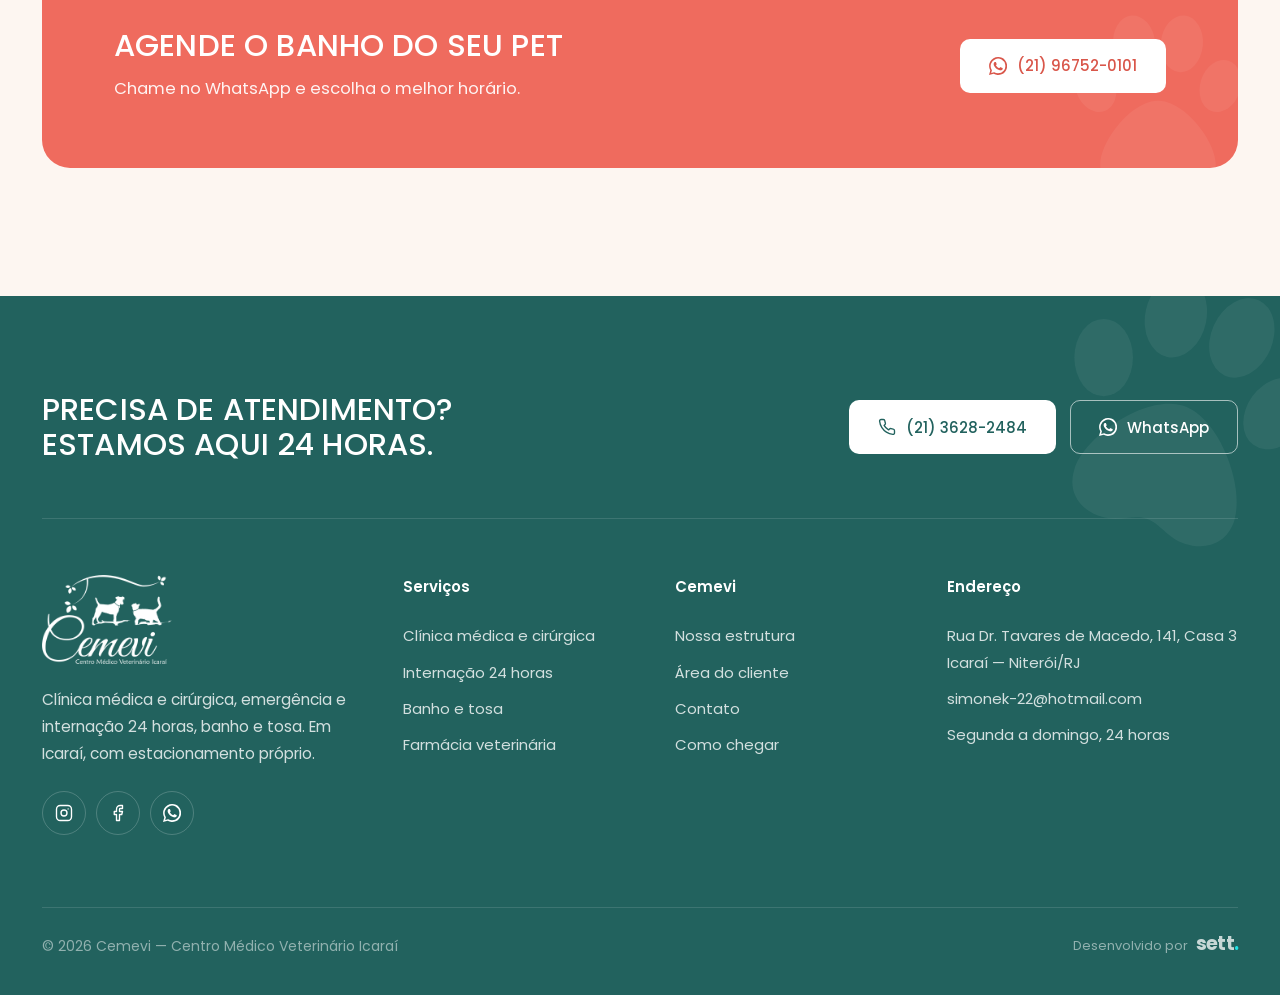
<file: banho-e-tosa.html>
<!DOCTYPE html>
<html lang="pt-BR">
<head>
  <meta charset="UTF-8">
  <meta name="viewport" content="width=device-width, initial-scale=1.0, viewport-fit=cover">
  <meta name="description" content="Banho e tosa no Cemevi, em Icaraí, Niterói. Banhos terapêuticos, hidratação, tosa higiênica, padrão racial e na tesoura.">
  <meta name="theme-color" content="#22625e">
  <title>Banho e tosa — Cemevi, Icaraí</title>
  <link rel="icon" type="image/png" href="img/logo.png">
  <link rel="preconnect" href="https://fonts.googleapis.com">
  <link rel="preconnect" href="https://fonts.gstatic.com" crossorigin>
  <link href="https://fonts.googleapis.com/css2?family=Poppins:ital,wght@0,400;0,500;0,600;0,700;1,400&display=swap" rel="stylesheet">
  <link rel="stylesheet" href="css/styles.css">
  <script>document.documentElement.classList.add('js', 'intro');</script>
</head>
<body>
  <div class="curtain" aria-hidden="true"><img src="img/logo-branco.png" alt="" width="120" height="82"></div>
<svg width="0" height="0" style="position:absolute" aria-hidden="true">
  <symbol id="i-phone" viewBox="0 0 24 24"><path d="M22 16.92v3a2 2 0 0 1-2.18 2 19.79 19.79 0 0 1-8.63-3.07 19.5 19.5 0 0 1-6-6 19.79 19.79 0 0 1-3.07-8.67A2 2 0 0 1 4.11 2h3a2 2 0 0 1 2 1.72c.13.96.36 1.9.7 2.81a2 2 0 0 1-.45 2.11L8.09 9.91a16 16 0 0 0 6 6l1.27-1.27a2 2 0 0 1 2.11-.45c.91.34 1.85.57 2.81.7A2 2 0 0 1 22 16.92z"/></symbol>
  <symbol id="i-clock" viewBox="0 0 24 24"><circle cx="12" cy="12" r="10"/><path d="M12 6v6l4 2"/></symbol>
  <symbol id="i-pin" viewBox="0 0 24 24"><path d="M20 10c0 6-8 12-8 12s-8-6-8-12a8 8 0 0 1 16 0Z"/><circle cx="12" cy="10" r="3"/></symbol>
  <symbol id="i-car" viewBox="0 0 24 24"><path d="M5 17H3v-5l2-5h14l2 5v5h-2"/><path d="M3 12h18"/><circle cx="7.5" cy="17.5" r="2"/><circle cx="16.5" cy="17.5" r="2"/><path d="M9.5 17.5h5"/></symbol>
  <symbol id="i-heart" viewBox="0 0 24 24"><path d="M19 14c1.49-1.46 3-3.21 3-5.5A5.5 5.5 0 0 0 16.5 3c-1.76 0-3 .5-4.5 2-1.5-1.5-2.74-2-4.5-2A5.5 5.5 0 0 0 2 8.5c0 2.3 1.5 4.05 3 5.5l7 7Z"/></symbol>
  <symbol id="i-steth" viewBox="0 0 24 24"><path d="M5 2H4a2 2 0 0 0-2 2v5a6 6 0 0 0 12 0V4a2 2 0 0 0-2-2h-1"/><path d="M8 15v1a6 6 0 0 0 12 0v-4"/><circle cx="20" cy="10" r="2"/></symbol>
  <symbol id="i-scissors" viewBox="0 0 24 24"><circle cx="6" cy="6" r="3"/><circle cx="6" cy="18" r="3"/><path d="M20 4 8.12 15.88M14.47 14.48 20 20M8.12 8.12 12 12"/></symbol>
  <symbol id="i-pill" viewBox="0 0 24 24"><path d="m10.5 20.5 10-10a4.95 4.95 0 1 0-7-7l-10 10a4.95 4.95 0 1 0 7 7Z"/><path d="m8.5 8.5 7 7"/></symbol>
  <symbol id="i-syringe" viewBox="0 0 24 24"><path d="m18 2 4 4M17 7l3-3M19 9 8.7 19.3a2.4 2.4 0 0 1-3.4 0l-.6-.6a2.4 2.4 0 0 1 0-3.4L15 5M9 11l4 4M5 19l-3 3M14 4l6 6"/></symbol>
  <symbol id="i-bed" viewBox="0 0 24 24"><path d="M2 4v16M2 8h18a2 2 0 0 1 2 2v10M2 17h20M6 8v9"/></symbol>
  <symbol id="i-pulse" viewBox="0 0 24 24"><path d="M22 12h-4l-3 9L9 3l-3 9H2"/></symbol>
  <symbol id="i-shield" viewBox="0 0 24 24"><path d="M12 22s8-4 8-10V5l-8-3-8 3v7c0 6 8 10 8 10z"/><path d="m9 12 2 2 4-4"/></symbol>
  <symbol id="i-arrow" viewBox="0 0 24 24"><path d="M5 12h14M12 5l7 7-7 7"/></symbol>
  <symbol id="i-cal" viewBox="0 0 24 24"><rect x="3" y="4" width="18" height="18" rx="2"/><path d="M16 2v4M8 2v4M3 10h18"/></symbol>
  <symbol id="i-file" viewBox="0 0 24 24"><path d="M14 2H6a2 2 0 0 0-2 2v16a2 2 0 0 0 2 2h12a2 2 0 0 0 2-2V8z"/><path d="M14 2v6h6M8 13h8M8 17h5"/></symbol>
  <symbol id="i-scale" viewBox="0 0 24 24"><rect x="3" y="3" width="18" height="18" rx="4"/><path d="M8 9a5 5 0 0 1 8 0l-3 3"/></symbol>
  <symbol id="i-drop" viewBox="0 0 24 24"><path d="M12 2.7 6.3 9.4a7 7 0 1 0 11.4 0z"/></symbol>
  <symbol id="i-sparkle" viewBox="0 0 24 24"><path d="M12 3v4M12 17v4M3 12h4M17 12h4M5.6 5.6l2.8 2.8M15.6 15.6l2.8 2.8M5.6 18.4l2.8-2.8M15.6 8.4l2.8-2.8"/></symbol>
  <symbol id="i-users" viewBox="0 0 24 24"><path d="M16 21v-2a4 4 0 0 0-4-4H6a4 4 0 0 0-4 4v2"/><circle cx="9" cy="7" r="4"/><path d="M22 21v-2a4 4 0 0 0-3-3.87M16 3.13a4 4 0 0 1 0 7.75"/></symbol>
  <symbol id="i-chat" viewBox="0 0 24 24"><path d="M21 11.5a8.4 8.4 0 0 1-.9 3.8 8.5 8.5 0 0 1-7.6 4.7 8.4 8.4 0 0 1-3.8-.9L3 21l1.9-5.7a8.4 8.4 0 0 1-.9-3.8 8.5 8.5 0 0 1 4.7-7.6 8.4 8.4 0 0 1 3.8-.9h.5a8.5 8.5 0 0 1 8 8z"/></symbol>
  <symbol id="i-mail" viewBox="0 0 24 24"><rect x="2" y="4" width="20" height="16" rx="2"/><path d="m22 7-10 6L2 7"/></symbol>
  <symbol id="i-ig" viewBox="0 0 24 24"><rect x="2" y="2" width="20" height="20" rx="5"/><circle cx="12" cy="12" r="4"/><path d="M17.5 6.5h.01"/></symbol>
  <symbol id="i-fb" viewBox="0 0 24 24"><path d="M18 2h-3a5 5 0 0 0-5 5v3H7v4h3v8h4v-8h3l1-4h-4V7a1 1 0 0 1 1-1h3z"/></symbol>
  <symbol id="i-wa" viewBox="0 0 24 24"><path d="M17.5 14.4c-.3-.1-1.7-.8-2-.9-.3-.1-.5-.1-.7.1-.2.3-.8.9-.9 1.1-.2.2-.3.2-.6.1-.3-.1-1.2-.5-2.3-1.4-.9-.8-1.4-1.7-1.6-2-.2-.3 0-.5.1-.6l.4-.5c.2-.2.2-.3.3-.5.1-.2 0-.4 0-.5l-.9-2.2c-.2-.6-.5-.5-.7-.5h-.6c-.2 0-.5.1-.8.4-.3.3-1 1-1 2.5s1.1 2.9 1.2 3.1c.1.2 2.1 3.2 5.1 4.5.7.3 1.3.5 1.7.6.7.2 1.4.2 1.9.1.6-.1 1.7-.7 2-1.4.2-.7.2-1.2.2-1.4-.1-.1-.3-.2-.6-.3zM12 21.8c-1.8 0-3.5-.5-5-1.4l-.4-.2-3.7 1 1-3.6-.2-.4A9.8 9.8 0 1 1 12 21.8zM12 0a12 12 0 0 0-10.3 18l-1.7 6 6.2-1.6A12 12 0 1 0 12 0z"/></symbol>
  <symbol id="i-paw" viewBox="0 0 24 24"><ellipse cx="5.2" cy="9.6" rx="2.2" ry="2.9" transform="rotate(-18 5.2 9.6)"/><ellipse cx="9.4" cy="5" rx="2.3" ry="3.1" transform="rotate(-6 9.4 5)"/><ellipse cx="14.6" cy="5" rx="2.3" ry="3.1" transform="rotate(6 14.6 5)"/><ellipse cx="18.8" cy="9.6" rx="2.2" ry="2.9" transform="rotate(18 18.8 9.6)"/><path d="M12 11.2c-2.9 0-6.3 4.4-6.3 7 0 1.9 1.4 2.8 3 2.8 1.4 0 2.2-.9 3.3-.9s1.9.9 3.3.9c1.6 0 3-.9 3-2.8 0-2.6-3.4-7-6.3-7z"/></symbol>
  <symbol id="i-check" viewBox="0 0 24 24"><path d="M20 6 9 17l-5-5"/></symbol>
</svg>

  <header class="header">
    <p class="sett-faixa">Prévia feita pela <a href="https://www.sett.company/" target="_blank" rel="noopener"><img src="img/sett-branco.png" alt="Sett" width="254" height="96"></a> para <b>Cemevi</b> · não oficial</p>
    <div class="topbar">
      <div class="wrap">
        <div class="topbar-l">
          <span><svg class="ico" aria-hidden="true"><use href="#i-clock"/></svg>Aberto 24 horas, todos os dias</span>
          <span class="hide-md"><svg class="ico" aria-hidden="true"><use href="#i-pin"/></svg>Rua Dr. Tavares de Macedo, 141 — Icaraí, Niterói</span>
        </div>
        <div class="topbar-r">
          <a href="tel:+552136282484"><svg class="ico" aria-hidden="true"><use href="#i-phone"/></svg>(21) 3628-2484</a>
          <a href="https://www.instagram.com/cemeviniteroi" target="_blank" rel="noopener">Instagram</a>
          <a href="https://www.facebook.com/cemeviniteroi" target="_blank" rel="noopener">Facebook</a>
        </div>
      </div>
    </div>
    <div class="bar">
      <div class="wrap">
        <a href="home.html" class="brand" aria-label="Cemevi — página inicial">
          <img class="logo-white" src="img/logo-branco.png" alt="" width="104" height="71">
          <img class="logo-color" src="img/logo.png" alt="Cemevi — Centro Médico Veterinário Icaraí" width="104" height="71">
        </a>
        <nav class="nav" id="nav" aria-label="Principal">
          <ul>
            <li><a href="home.html">Início</a></li>
            <li><a href="clinica-veterinaria.html">Clínica</a></li>
            <li><a href="internacao-24-horas.html">Internação 24h</a></li>
            <li><a href="banho-e-tosa.html" class="active" aria-current="page">Banho e tosa</a></li>
            <li><a href="farmacia-veterinaria.html">Farmácia</a></li>
            <li><a href="contato.html">Contato</a></li>
          </ul>
          <div class="nav-extra">
            <a href="tel:+552136282484">(21) 3628-2484 · aberto 24 horas</a>
            <span>Rua Dr. Tavares de Macedo, 141 — Icaraí, Niterói</span>
            <a class="btn btn-light" href="http://meu.simplespet.com.br/#/access/login?a=centro-medico-veterinario-icar" target="_blank" rel="noopener">Área do cliente</a>
          </div>
        </nav>
        <div class="header-actions">
          <a class="header-link" href="http://meu.simplespet.com.br/#/access/login?a=centro-medico-veterinario-icar" target="_blank" rel="noopener">Área do cliente</a>
          <a class="btn btn-onphoto" href="contato.html">Agendar consulta</a>
          <button class="menu-btn" aria-expanded="false" aria-controls="nav"><span class="menu-label">Menu</span><span class="menu-lines"></span></button>
        </div>
      </div>
    </div>
  </header>

  <main>
  <section class="slider" aria-roledescription="carrossel" aria-label="Banho e tosa" tabindex="-1">
    <div class="slide is-active" role="group" aria-roledescription="slide" aria-label="1 de 3">
      <img class="slide-img" src="img/slide-banho.jpg" alt="" style="object-position:60% 35%" fetchpriority="high">
      <div class="slide-content">
        <div class="wrap">
          <div class="slide-text">
            <span class="kicker">Cemevi · Banho e tosa</span>
            <h1>Banho e tosa</h1>
            <p>Um setor de estética animal que cuida da higiene e do conforto do seu pet. Ele sai daqui impecável.</p>
            <div class="slide-actions"><a href="https://wa.me/5521967520101" target="_blank" rel="noopener" class="btn btn-light"><svg class="ico ico-fill" aria-hidden="true"><use href="#i-wa"/></svg> Agendar pelo WhatsApp</a></div>
          </div>
        </div>
      </div>
    </div>
    <div class="slide" role="group" aria-roledescription="slide" aria-label="2 de 3">
      <img class="slide-img" src="img/hd-retriever.jpg" alt="" style="object-position:50% 35%" loading="lazy">
      <div class="slide-content">
        <div class="wrap">
          <div class="slide-text">
            <span class="kicker">Banho</span>
            <h2 class="slide-title">Banhos terapêuticos, hidratação e tratamentos.</h2>
            <p>Diversos tipos de banho para a higiene e o conforto do seu pet.</p>
            <div class="slide-actions"><a href="https://wa.me/5521967520101" target="_blank" rel="noopener" class="btn btn-light"><svg class="ico ico-fill" aria-hidden="true"><use href="#i-wa"/></svg> Agendar banho</a></div>
          </div>
        </div>
      </div>
    </div>
    <div class="slide" role="group" aria-roledescription="slide" aria-label="3 de 3">
      <img class="slide-img" src="img/hd-dois-caes.jpg" alt="" style="object-position:50% 60%" loading="lazy">
      <div class="slide-content">
        <div class="wrap">
          <div class="slide-text">
            <span class="kicker">Tosa</span>
            <h2 class="slide-title">Tosa higiênica, padrão racial ou na tesoura.</h2>
            <p>Profissionais de estética animal habilitados, na máquina ou na tesoura.</p>
            <div class="slide-actions"><a href="https://wa.me/5521967520101" target="_blank" rel="noopener" class="btn btn-light"><svg class="ico ico-fill" aria-hidden="true"><use href="#i-wa"/></svg> Agendar tosa</a></div>
          </div>
        </div>
      </div>
    </div>
    <div class="slider-ui">
      <div class="wrap">
        <div class="slider-tabs">
          <button class="slider-tab" type="button"><span class="track"><i></i></span><b>01</b>Banho e tosa</button>
          <button class="slider-tab" type="button"><span class="track"><i></i></span><b>02</b>Banho</button>
          <button class="slider-tab" type="button"><span class="track"><i></i></span><b>03</b>Tosa</button>
        </div>
        <div class="slider-dots"><button class="slider-dot" type="button" aria-label="Slide 1"></button><button class="slider-dot" type="button" aria-label="Slide 2"></button><button class="slider-dot" type="button" aria-label="Slide 3"></button></div>
        <div class="slider-arrows">
          <button class="slider-arrow prev" type="button" aria-label="Anterior"><svg class="ico" aria-hidden="true"><use href="#i-arrow"/></svg></button>
          <button class="slider-arrow next" type="button" aria-label="Próximo"><svg class="ico" aria-hidden="true"><use href="#i-arrow"/></svg></button>
        </div>
      </div>
    </div>
  </section>
  <section class="facts">
    <div class="wrap">
      <div class="fact"><span class="fact-ico"><svg class="ico" aria-hidden="true"><use href="#i-clock"/></svg></span><div><b>Aberto 24 horas</b><span>Todos os dias, inclusive fins de semana e feriados</span></div></div>
      <div class="fact"><span class="fact-ico"><svg class="ico" aria-hidden="true"><use href="#i-phone"/></svg></span><div><b><a href="tel:+552136282484">(21) 3628-2484</a></b><span>Emergência e agendamentos</span></div></div>
      <div class="fact"><span class="fact-ico"><svg class="ico" aria-hidden="true"><use href="#i-car"/></svg></span><div><b>Estacionamento próprio</b><span>Em uma das principais ruas de Icaraí</span></div></div>
      <div class="fact"><span class="fact-ico"><svg class="ico" aria-hidden="true"><use href="#i-heart"/></svg></span><div><b>Cães e gatos</b><span>Com alas separadas na internação</span></div></div>
    </div>
  </section>

  <section class="section">
    <div class="wrap split">
      <div class="duo reveal">
        <img src="img/cat-banho.jpg" alt="Cachorro depois do banho" loading="lazy" style="object-position:50% 30%">
        <img src="img/banho-gato.jpg" alt="Gato tomando banho" loading="lazy" style="object-position:50% 15%">
      </div>
      <div class="reveal">
        <span class="kicker">Banho</span>
        <h2>Diversos tipos de banho, para cada pele e pelagem</h2>
        <p>Nosso setor de estética animal oferece os mais diversos tipos de banho para a higiene e o conforto do seu pet, como banhos terapêuticos, hidratações e tratamentos diferenciados.</p>
        <ul class="checks"><li><svg class="ico" aria-hidden="true"><use href="#i-check"/></svg><span>Banhos terapêuticos</span></li><li><svg class="ico" aria-hidden="true"><use href="#i-check"/></svg><span>Hidratação</span></li><li><svg class="ico" aria-hidden="true"><use href="#i-check"/></svg><span>Tratamentos diferenciados para pele e pelagem</span></li></ul>
      </div>
    </div>
  </section>

  <section class="section section-white">
    <div class="wrap split split-rev">
      <div class="reveal">
        <span class="kicker">Tosa</span>
        <h2>Tosa estética ou higiênica, na máquina ou na tesoura</h2>
        <p>A tosa é feita tanto com objetivo estético quanto para a higiene do seu cão ou gato. Nossos profissionais de estética animal são habilitados para diversas modalidades.</p>
        <p>Para escolher o tipo de tosa, leve em conta as características do pelo do animal e o tempo que você pode dedicar à escovação. Na dúvida, a gente ajuda a decidir.</p>
      </div>
      <div class="duo reveal">
        <img src="img/samoieda.jpg" alt="Samoieda com a pelagem escovada" loading="lazy" style="object-position:50% 30%">
        <img src="img/tosa.jpg" alt="Shih-tzu sendo tosado na tesoura" loading="lazy" style="object-position:50% 20%">
      </div>
    </div>
  </section>

  <section class="section">
    <div class="wrap">
      <div class="head head-center reveal"><span class="kicker">Modalidades</span><h2>Três tipos de tosa</h2></div>
      <div class="cards">
        <article class="card reveal">
          <div class="card-ico"><svg class="ico" aria-hidden="true"><use href="#i-scissors"/></svg></div>
          <h3>Tosa higiênica</h3>
          <p>Limpeza das regiões íntimas, patas e rosto, para o dia a dia com mais conforto.</p>
        </article>
        <article class="card reveal">
          <div class="card-ico"><svg class="ico" aria-hidden="true"><use href="#i-sparkle"/></svg></div>
          <h3>Tosa padrão racial</h3>
          <p>O corte característico de cada raça, feito por profissionais habilitados.</p>
        </article>
        <article class="card reveal">
          <div class="card-ico"><svg class="ico" aria-hidden="true"><use href="#i-heart"/></svg></div>
          <h3>Tosa especial na tesoura</h3>
          <p>Acabamento feito à mão, para quem quer um visual mais caprichado.</p>
        </article>
      </div>
    </div>
  </section>

  <section class="section" style="padding-top:0">
    <div class="wrap">
      <div class="band reveal">
        <svg class="band-paw ico-fill" style="" aria-hidden="true"><use href="#i-paw"/></svg>
        <div>
          <h2>Agende o banho do seu pet</h2>
          <p>Chame no WhatsApp e escolha o melhor horário.</p>
        </div>
        <div class="split-actions"><a href="https://wa.me/5521967520101" target="_blank" rel="noopener" class="btn btn-light"><svg class="ico ico-fill" aria-hidden="true"><use href="#i-wa"/></svg> (21) 96752-0101</a></div>
      </div>
    </div>
  </section>
  </main>

  <footer class="footer">
    <svg class="footer-paw ico-fill" style="width:320px;height:320px;right:-60px;top:-40px;transform:rotate(18deg)" aria-hidden="true"><use href="#i-paw"/></svg>
    <div class="wrap">
      <div class="footer-top">
        <h2>Precisa de atendimento? Estamos aqui 24 horas.</h2>
        <div class="split-actions" style="margin-top:0">
          <a href="tel:+552136282484" class="btn btn-light"><svg class="ico" aria-hidden="true"><use href="#i-phone"/></svg> (21) 3628-2484</a>
          <a href="https://wa.me/5521967520101" target="_blank" rel="noopener" class="btn btn-ghost"><svg class="ico ico-fill" aria-hidden="true"><use href="#i-wa"/></svg> WhatsApp</a>
        </div>
      </div>
      <div class="footer-grid">
        <div class="footer-brand">
          <img src="img/logo-branco.png" alt="Cemevi — Centro Médico Veterinário Icaraí" width="130" height="89">
          <p>Clínica médica e cirúrgica, emergência e internação 24 horas, banho e tosa. Em Icaraí, com estacionamento próprio.</p>
          <div class="social">
            <a href="https://www.instagram.com/cemeviniteroi" target="_blank" rel="noopener" aria-label="Instagram"><svg class="ico" aria-hidden="true"><use href="#i-ig"/></svg></a>
            <a href="https://www.facebook.com/cemeviniteroi" target="_blank" rel="noopener" aria-label="Facebook"><svg class="ico" aria-hidden="true"><use href="#i-fb"/></svg></a>
            <a href="https://wa.me/5521967520101" target="_blank" rel="noopener" aria-label="WhatsApp"><svg class="ico ico-fill" aria-hidden="true"><use href="#i-wa"/></svg></a>
          </div>
        </div>
        <div>
          <h3>Serviços</h3>
          <ul>
            <li><a href="clinica-veterinaria.html">Clínica médica e cirúrgica</a></li>
            <li><a href="internacao-24-horas.html">Internação 24 horas</a></li>
            <li><a href="banho-e-tosa.html">Banho e tosa</a></li>
            <li><a href="farmacia-veterinaria.html">Farmácia veterinária</a></li>
          </ul>
        </div>
        <div>
          <h3>Cemevi</h3>
          <ul>
            <li><a href="home.html#estrutura">Nossa estrutura</a></li>
            <li><a href="http://meu.simplespet.com.br/#/access/login?a=centro-medico-veterinario-icar" target="_blank" rel="noopener">Área do cliente</a></li>
            <li><a href="contato.html">Contato</a></li>
            <li><a href="https://www.google.com/maps/dir/?api=1&destination=Rua+Dr.+Tavares+de+Macedo,+141,+Icara%C3%AD,+Niter%C3%B3i+-+RJ" target="_blank" rel="noopener">Como chegar</a></li>
          </ul>
        </div>
        <div>
          <h3>Endereço</h3>
          <ul>
            <li>Rua Dr. Tavares de Macedo, 141, Casa 3<br>Icaraí — Niterói/RJ</li>
            <li><a href="mailto:simonek-22@hotmail.com">simonek-22@hotmail.com</a></li>
            <li>Segunda a domingo, 24 horas</li>
          </ul>
        </div>
      </div>
      <div class="footer-bottom">
        <span>© 2026 Cemevi — Centro Médico Veterinário Icaraí</span>
        <a class="credit" href="https://www.sett.company/" target="_blank" rel="noopener" aria-label="Site desenvolvido pela Sett Digital">Desenvolvido por <span class="sett">sett<i>.</i></span></a>
      </div>
    </div>
  </footer>

  <a class="wa" href="https://wa.me/5521967520101" target="_blank" rel="noopener" aria-label="Conversar no WhatsApp"><svg class="ico ico-fill" aria-hidden="true"><use href="#i-wa"/></svg></a>
  <nav class="dock" aria-label="Contato rápido">
    <a class="dock-call" href="tel:+552136282484"><svg class="ico" aria-hidden="true"><use href="#i-phone"/></svg> Ligar</a>
    <a class="dock-wa" href="https://wa.me/5521967520101" target="_blank" rel="noopener"><svg class="ico ico-fill" aria-hidden="true"><use href="#i-wa"/></svg> WhatsApp</a>
  </nav>

  <script src="js/main.js"></script>
</body>
</html>
</file>
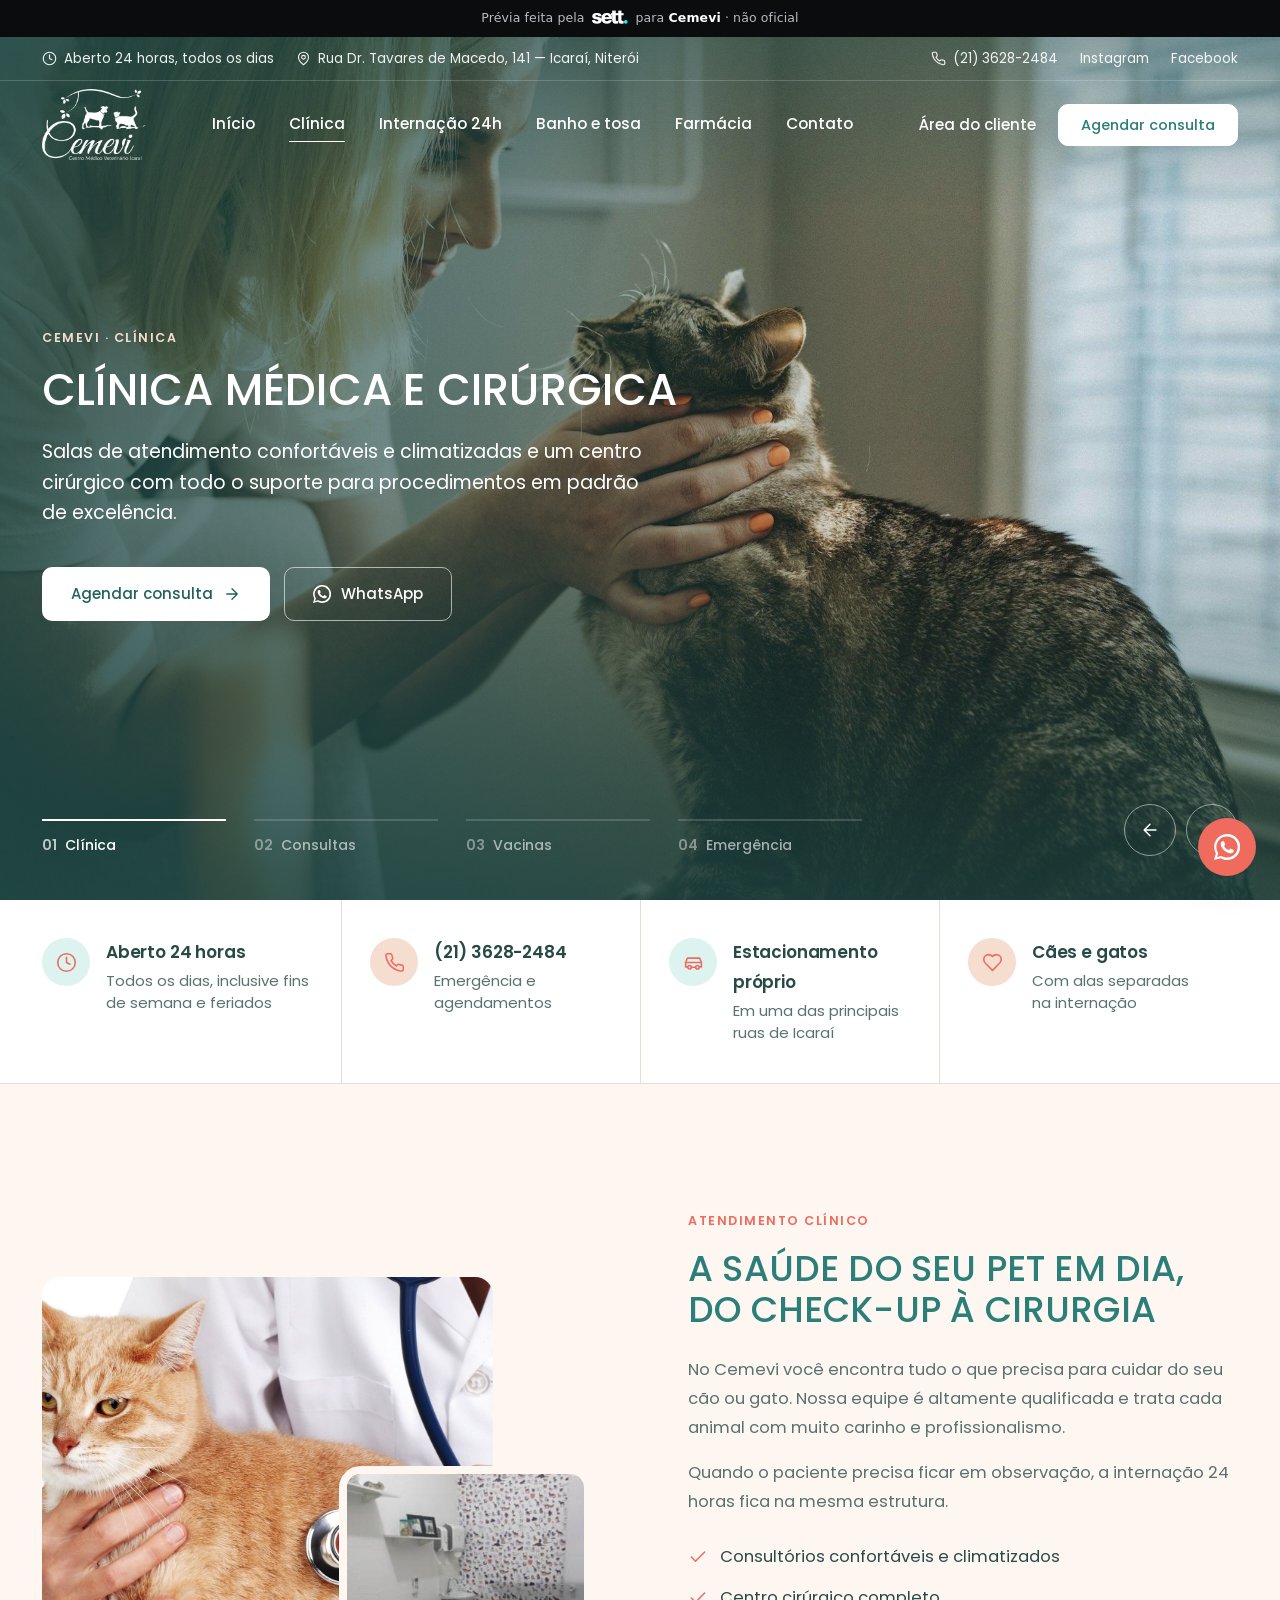
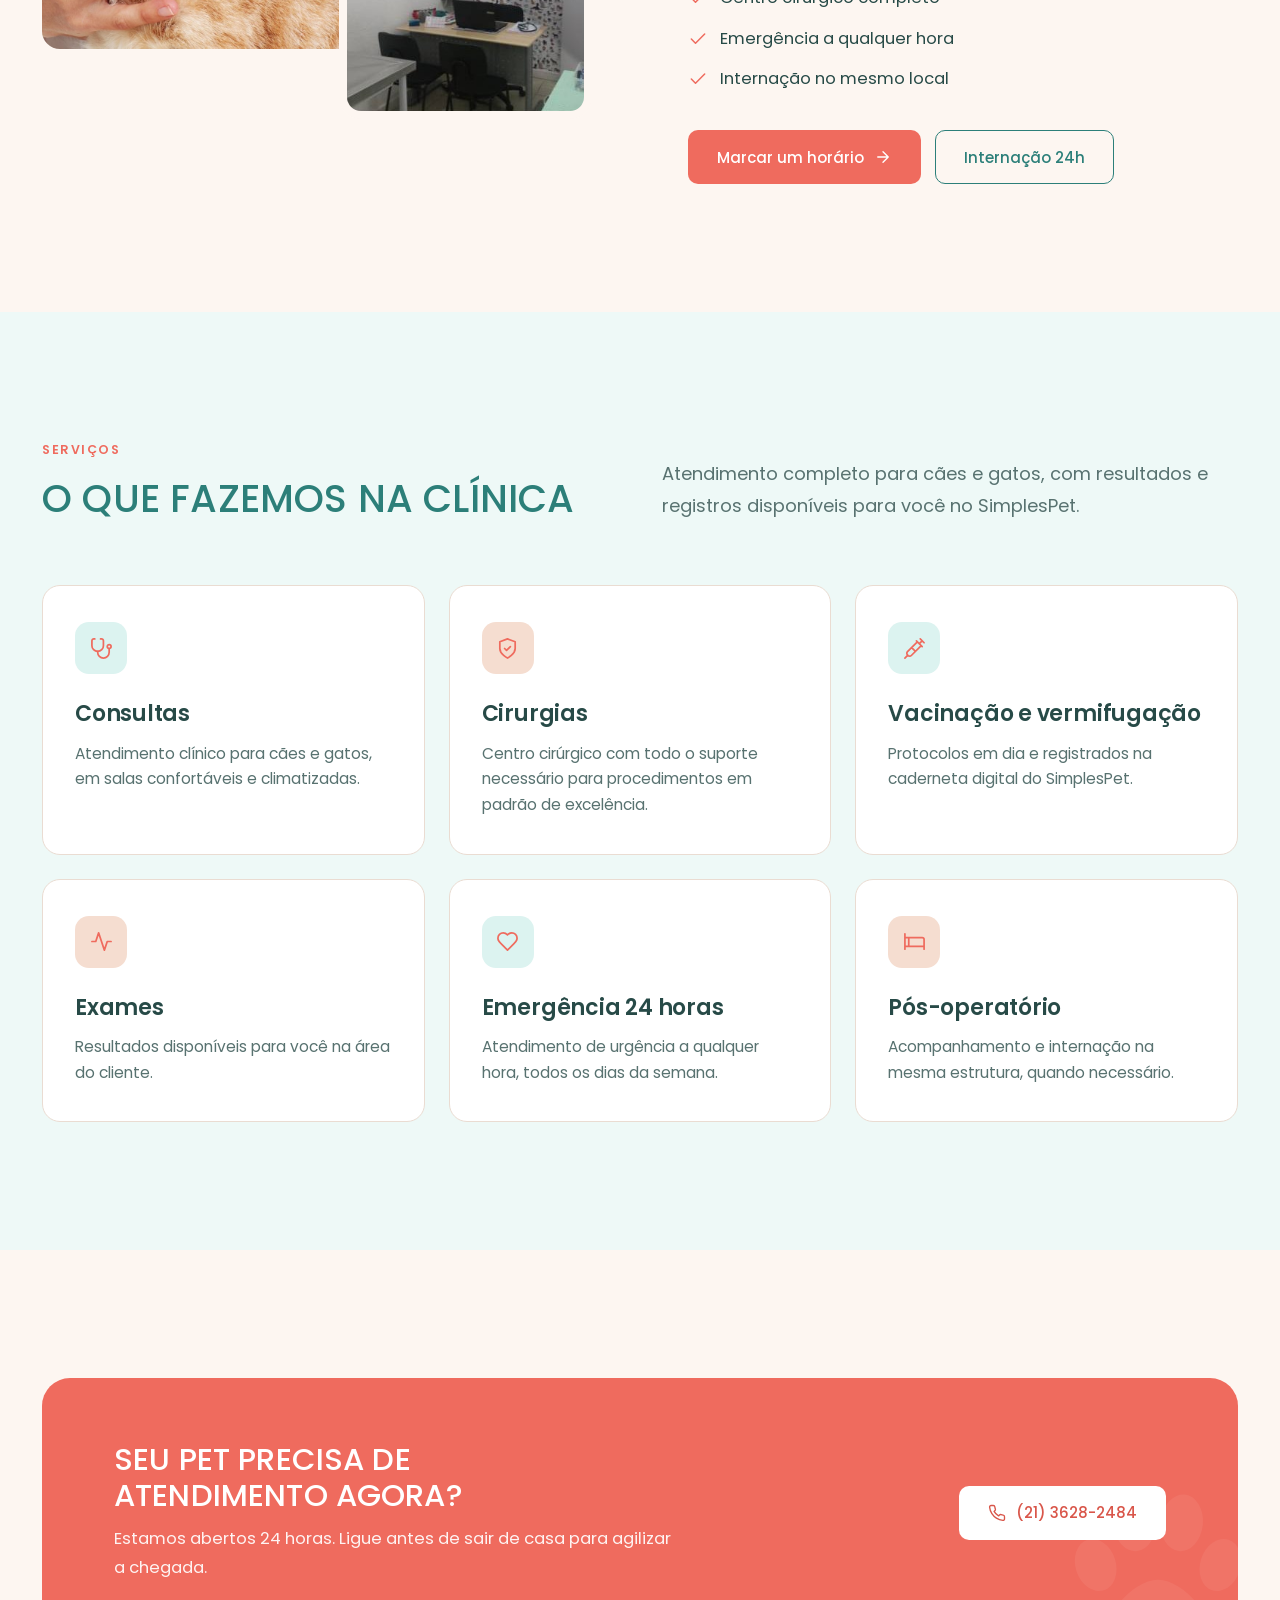
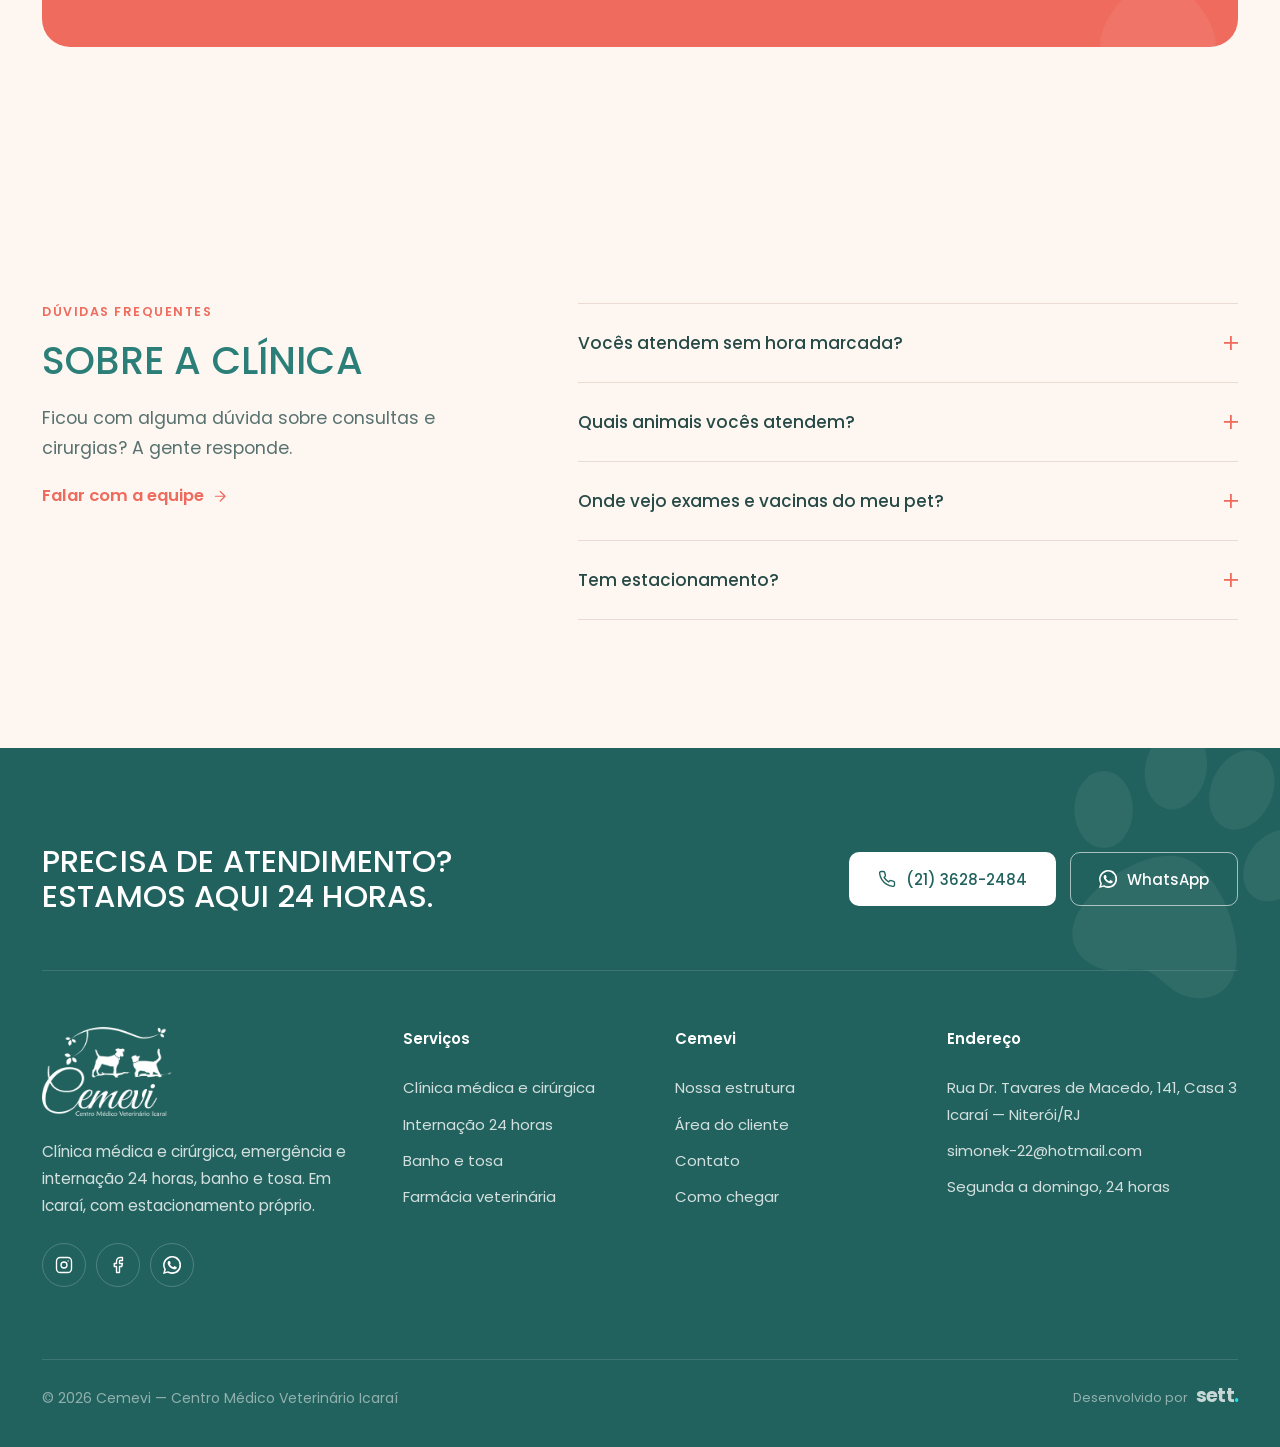
<file: clinica-veterinaria.html>
<!DOCTYPE html>
<html lang="pt-BR">
<head>
  <meta charset="UTF-8">
  <meta name="viewport" content="width=device-width, initial-scale=1.0, viewport-fit=cover">
  <meta name="description" content="Clínica médica e cirúrgica do Cemevi em Icaraí, Niterói. Consultórios climatizados, centro cirúrgico e emergência 24 horas.">
  <meta name="theme-color" content="#22625e">
  <title>Clínica veterinária — Cemevi, Icaraí</title>
  <link rel="icon" type="image/png" href="img/logo.png">
  <link rel="preconnect" href="https://fonts.googleapis.com">
  <link rel="preconnect" href="https://fonts.gstatic.com" crossorigin>
  <link href="https://fonts.googleapis.com/css2?family=Poppins:ital,wght@0,400;0,500;0,600;0,700;1,400&display=swap" rel="stylesheet">
  <link rel="stylesheet" href="css/styles.css">
  <script>document.documentElement.classList.add('js', 'intro');</script>
</head>
<body>
  <div class="curtain" aria-hidden="true"><img src="img/logo-branco.png" alt="" width="120" height="82"></div>
<svg width="0" height="0" style="position:absolute" aria-hidden="true">
  <symbol id="i-phone" viewBox="0 0 24 24"><path d="M22 16.92v3a2 2 0 0 1-2.18 2 19.79 19.79 0 0 1-8.63-3.07 19.5 19.5 0 0 1-6-6 19.79 19.79 0 0 1-3.07-8.67A2 2 0 0 1 4.11 2h3a2 2 0 0 1 2 1.72c.13.96.36 1.9.7 2.81a2 2 0 0 1-.45 2.11L8.09 9.91a16 16 0 0 0 6 6l1.27-1.27a2 2 0 0 1 2.11-.45c.91.34 1.85.57 2.81.7A2 2 0 0 1 22 16.92z"/></symbol>
  <symbol id="i-clock" viewBox="0 0 24 24"><circle cx="12" cy="12" r="10"/><path d="M12 6v6l4 2"/></symbol>
  <symbol id="i-pin" viewBox="0 0 24 24"><path d="M20 10c0 6-8 12-8 12s-8-6-8-12a8 8 0 0 1 16 0Z"/><circle cx="12" cy="10" r="3"/></symbol>
  <symbol id="i-car" viewBox="0 0 24 24"><path d="M5 17H3v-5l2-5h14l2 5v5h-2"/><path d="M3 12h18"/><circle cx="7.5" cy="17.5" r="2"/><circle cx="16.5" cy="17.5" r="2"/><path d="M9.5 17.5h5"/></symbol>
  <symbol id="i-heart" viewBox="0 0 24 24"><path d="M19 14c1.49-1.46 3-3.21 3-5.5A5.5 5.5 0 0 0 16.5 3c-1.76 0-3 .5-4.5 2-1.5-1.5-2.74-2-4.5-2A5.5 5.5 0 0 0 2 8.5c0 2.3 1.5 4.05 3 5.5l7 7Z"/></symbol>
  <symbol id="i-steth" viewBox="0 0 24 24"><path d="M5 2H4a2 2 0 0 0-2 2v5a6 6 0 0 0 12 0V4a2 2 0 0 0-2-2h-1"/><path d="M8 15v1a6 6 0 0 0 12 0v-4"/><circle cx="20" cy="10" r="2"/></symbol>
  <symbol id="i-scissors" viewBox="0 0 24 24"><circle cx="6" cy="6" r="3"/><circle cx="6" cy="18" r="3"/><path d="M20 4 8.12 15.88M14.47 14.48 20 20M8.12 8.12 12 12"/></symbol>
  <symbol id="i-pill" viewBox="0 0 24 24"><path d="m10.5 20.5 10-10a4.95 4.95 0 1 0-7-7l-10 10a4.95 4.95 0 1 0 7 7Z"/><path d="m8.5 8.5 7 7"/></symbol>
  <symbol id="i-syringe" viewBox="0 0 24 24"><path d="m18 2 4 4M17 7l3-3M19 9 8.7 19.3a2.4 2.4 0 0 1-3.4 0l-.6-.6a2.4 2.4 0 0 1 0-3.4L15 5M9 11l4 4M5 19l-3 3M14 4l6 6"/></symbol>
  <symbol id="i-bed" viewBox="0 0 24 24"><path d="M2 4v16M2 8h18a2 2 0 0 1 2 2v10M2 17h20M6 8v9"/></symbol>
  <symbol id="i-pulse" viewBox="0 0 24 24"><path d="M22 12h-4l-3 9L9 3l-3 9H2"/></symbol>
  <symbol id="i-shield" viewBox="0 0 24 24"><path d="M12 22s8-4 8-10V5l-8-3-8 3v7c0 6 8 10 8 10z"/><path d="m9 12 2 2 4-4"/></symbol>
  <symbol id="i-arrow" viewBox="0 0 24 24"><path d="M5 12h14M12 5l7 7-7 7"/></symbol>
  <symbol id="i-cal" viewBox="0 0 24 24"><rect x="3" y="4" width="18" height="18" rx="2"/><path d="M16 2v4M8 2v4M3 10h18"/></symbol>
  <symbol id="i-file" viewBox="0 0 24 24"><path d="M14 2H6a2 2 0 0 0-2 2v16a2 2 0 0 0 2 2h12a2 2 0 0 0 2-2V8z"/><path d="M14 2v6h6M8 13h8M8 17h5"/></symbol>
  <symbol id="i-scale" viewBox="0 0 24 24"><rect x="3" y="3" width="18" height="18" rx="4"/><path d="M8 9a5 5 0 0 1 8 0l-3 3"/></symbol>
  <symbol id="i-drop" viewBox="0 0 24 24"><path d="M12 2.7 6.3 9.4a7 7 0 1 0 11.4 0z"/></symbol>
  <symbol id="i-sparkle" viewBox="0 0 24 24"><path d="M12 3v4M12 17v4M3 12h4M17 12h4M5.6 5.6l2.8 2.8M15.6 15.6l2.8 2.8M5.6 18.4l2.8-2.8M15.6 8.4l2.8-2.8"/></symbol>
  <symbol id="i-users" viewBox="0 0 24 24"><path d="M16 21v-2a4 4 0 0 0-4-4H6a4 4 0 0 0-4 4v2"/><circle cx="9" cy="7" r="4"/><path d="M22 21v-2a4 4 0 0 0-3-3.87M16 3.13a4 4 0 0 1 0 7.75"/></symbol>
  <symbol id="i-chat" viewBox="0 0 24 24"><path d="M21 11.5a8.4 8.4 0 0 1-.9 3.8 8.5 8.5 0 0 1-7.6 4.7 8.4 8.4 0 0 1-3.8-.9L3 21l1.9-5.7a8.4 8.4 0 0 1-.9-3.8 8.5 8.5 0 0 1 4.7-7.6 8.4 8.4 0 0 1 3.8-.9h.5a8.5 8.5 0 0 1 8 8z"/></symbol>
  <symbol id="i-mail" viewBox="0 0 24 24"><rect x="2" y="4" width="20" height="16" rx="2"/><path d="m22 7-10 6L2 7"/></symbol>
  <symbol id="i-ig" viewBox="0 0 24 24"><rect x="2" y="2" width="20" height="20" rx="5"/><circle cx="12" cy="12" r="4"/><path d="M17.5 6.5h.01"/></symbol>
  <symbol id="i-fb" viewBox="0 0 24 24"><path d="M18 2h-3a5 5 0 0 0-5 5v3H7v4h3v8h4v-8h3l1-4h-4V7a1 1 0 0 1 1-1h3z"/></symbol>
  <symbol id="i-wa" viewBox="0 0 24 24"><path d="M17.5 14.4c-.3-.1-1.7-.8-2-.9-.3-.1-.5-.1-.7.1-.2.3-.8.9-.9 1.1-.2.2-.3.2-.6.1-.3-.1-1.2-.5-2.3-1.4-.9-.8-1.4-1.7-1.6-2-.2-.3 0-.5.1-.6l.4-.5c.2-.2.2-.3.3-.5.1-.2 0-.4 0-.5l-.9-2.2c-.2-.6-.5-.5-.7-.5h-.6c-.2 0-.5.1-.8.4-.3.3-1 1-1 2.5s1.1 2.9 1.2 3.1c.1.2 2.1 3.2 5.1 4.5.7.3 1.3.5 1.7.6.7.2 1.4.2 1.9.1.6-.1 1.7-.7 2-1.4.2-.7.2-1.2.2-1.4-.1-.1-.3-.2-.6-.3zM12 21.8c-1.8 0-3.5-.5-5-1.4l-.4-.2-3.7 1 1-3.6-.2-.4A9.8 9.8 0 1 1 12 21.8zM12 0a12 12 0 0 0-10.3 18l-1.7 6 6.2-1.6A12 12 0 1 0 12 0z"/></symbol>
  <symbol id="i-paw" viewBox="0 0 24 24"><ellipse cx="5.2" cy="9.6" rx="2.2" ry="2.9" transform="rotate(-18 5.2 9.6)"/><ellipse cx="9.4" cy="5" rx="2.3" ry="3.1" transform="rotate(-6 9.4 5)"/><ellipse cx="14.6" cy="5" rx="2.3" ry="3.1" transform="rotate(6 14.6 5)"/><ellipse cx="18.8" cy="9.6" rx="2.2" ry="2.9" transform="rotate(18 18.8 9.6)"/><path d="M12 11.2c-2.9 0-6.3 4.4-6.3 7 0 1.9 1.4 2.8 3 2.8 1.4 0 2.2-.9 3.3-.9s1.9.9 3.3.9c1.6 0 3-.9 3-2.8 0-2.6-3.4-7-6.3-7z"/></symbol>
  <symbol id="i-check" viewBox="0 0 24 24"><path d="M20 6 9 17l-5-5"/></symbol>
</svg>

  <header class="header">
    <p class="sett-faixa">Prévia feita pela <a href="https://www.sett.company/" target="_blank" rel="noopener"><img src="img/sett-branco.png" alt="Sett" width="254" height="96"></a> para <b>Cemevi</b> · não oficial</p>
    <div class="topbar">
      <div class="wrap">
        <div class="topbar-l">
          <span><svg class="ico" aria-hidden="true"><use href="#i-clock"/></svg>Aberto 24 horas, todos os dias</span>
          <span class="hide-md"><svg class="ico" aria-hidden="true"><use href="#i-pin"/></svg>Rua Dr. Tavares de Macedo, 141 — Icaraí, Niterói</span>
        </div>
        <div class="topbar-r">
          <a href="tel:+552136282484"><svg class="ico" aria-hidden="true"><use href="#i-phone"/></svg>(21) 3628-2484</a>
          <a href="https://www.instagram.com/cemeviniteroi" target="_blank" rel="noopener">Instagram</a>
          <a href="https://www.facebook.com/cemeviniteroi" target="_blank" rel="noopener">Facebook</a>
        </div>
      </div>
    </div>
    <div class="bar">
      <div class="wrap">
        <a href="home.html" class="brand" aria-label="Cemevi — página inicial">
          <img class="logo-white" src="img/logo-branco.png" alt="" width="104" height="71">
          <img class="logo-color" src="img/logo.png" alt="Cemevi — Centro Médico Veterinário Icaraí" width="104" height="71">
        </a>
        <nav class="nav" id="nav" aria-label="Principal">
          <ul>
            <li><a href="home.html">Início</a></li>
            <li><a href="clinica-veterinaria.html" class="active" aria-current="page">Clínica</a></li>
            <li><a href="internacao-24-horas.html">Internação 24h</a></li>
            <li><a href="banho-e-tosa.html">Banho e tosa</a></li>
            <li><a href="farmacia-veterinaria.html">Farmácia</a></li>
            <li><a href="contato.html">Contato</a></li>
          </ul>
          <div class="nav-extra">
            <a href="tel:+552136282484">(21) 3628-2484 · aberto 24 horas</a>
            <span>Rua Dr. Tavares de Macedo, 141 — Icaraí, Niterói</span>
            <a class="btn btn-light" href="http://meu.simplespet.com.br/#/access/login?a=centro-medico-veterinario-icar" target="_blank" rel="noopener">Área do cliente</a>
          </div>
        </nav>
        <div class="header-actions">
          <a class="header-link" href="http://meu.simplespet.com.br/#/access/login?a=centro-medico-veterinario-icar" target="_blank" rel="noopener">Área do cliente</a>
          <a class="btn btn-onphoto" href="contato.html">Agendar consulta</a>
          <button class="menu-btn" aria-expanded="false" aria-controls="nav"><span class="menu-label">Menu</span><span class="menu-lines"></span></button>
        </div>
      </div>
    </div>
  </header>

  <main>
  <section class="slider" aria-roledescription="carrossel" aria-label="Clínica" tabindex="-1">
    <div class="slide is-active" role="group" aria-roledescription="slide" aria-label="1 de 4">
      <img class="slide-img" src="img/slide-clinica.jpg" alt="" style="object-position:60% 40%" fetchpriority="high">
      <div class="slide-content">
        <div class="wrap">
          <div class="slide-text">
            <span class="kicker">Cemevi · Clínica</span>
            <h1>Clínica médica e cirúrgica</h1>
            <p>Salas de atendimento confortáveis e climatizadas e um centro cirúrgico com todo o suporte para procedimentos em padrão de excelência.</p>
            <div class="slide-actions"><a href="contato.html" class="btn btn-light">Agendar consulta <svg class="ico ico-arrow" aria-hidden="true"><use href="#i-arrow"/></svg></a><a href="https://wa.me/5521967520101" target="_blank" rel="noopener" class="btn btn-ghost"><svg class="ico ico-fill" aria-hidden="true"><use href="#i-wa"/></svg> WhatsApp</a></div>
          </div>
        </div>
      </div>
    </div>
    <div class="slide" role="group" aria-roledescription="slide" aria-label="2 de 4">
      <img class="slide-img" src="img/consulta-gato.jpg" alt="" style="object-position:30% 40%" loading="lazy">
      <div class="slide-content">
        <div class="wrap">
          <div class="slide-text">
            <span class="kicker">Consultas</span>
            <h2 class="slide-title">Atendimento para cães e gatos, com carinho e atenção.</h2>
            <p>Consultórios confortáveis e climatizados e uma equipe altamente qualificada.</p>
            <div class="slide-actions"><a href="contato.html" class="btn btn-light">Agendar consulta <svg class="ico ico-arrow" aria-hidden="true"><use href="#i-arrow"/></svg></a><a href="https://wa.me/5521967520101" target="_blank" rel="noopener" class="btn btn-ghost"><svg class="ico ico-fill" aria-hidden="true"><use href="#i-wa"/></svg> WhatsApp</a></div>
          </div>
        </div>
      </div>
    </div>
    <div class="slide" role="group" aria-roledescription="slide" aria-label="3 de 4">
      <img class="slide-img" src="img/hd-filhotes.jpg" alt="" style="object-position:50% 60%" loading="lazy">
      <div class="slide-content">
        <div class="wrap">
          <div class="slide-text">
            <span class="kicker">Vacinação</span>
            <h2 class="slide-title">Vacinas e vermifugação em dia.</h2>
            <p>Tudo registrado na caderneta digital do SimplesPet, para você acompanhar de casa.</p>
            <div class="slide-actions"><a href="http://meu.simplespet.com.br/#/access/login?a=centro-medico-veterinario-icar" target="_blank" rel="noopener" class="btn btn-light">Área do cliente <svg class="ico ico-arrow" aria-hidden="true"><use href="#i-arrow"/></svg></a><a href="contato.html" class="btn btn-ghost">Agendar</a></div>
          </div>
        </div>
      </div>
    </div>
    <div class="slide" role="group" aria-roledescription="slide" aria-label="4 de 4">
      <img class="slide-img" src="img/slide-carinho.jpg" alt="" style="object-position:50% 35%" loading="lazy">
      <div class="slide-content">
        <div class="wrap">
          <div class="slide-text">
            <span class="kicker">Emergência 24 horas</span>
            <h2 class="slide-title">Atendimento de urgência a qualquer hora.</h2>
            <p>Se o seu pet precisa de ajuda agora, ligue e venha direto. Estamos abertos todos os dias.</p>
            <div class="slide-actions"><a href="tel:+552136282484" class="btn btn-light"><svg class="ico" aria-hidden="true"><use href="#i-phone"/></svg> Ligar agora</a><a href="https://www.google.com/maps/dir/?api=1&destination=Rua+Dr.+Tavares+de+Macedo,+141,+Icara%C3%AD,+Niter%C3%B3i+-+RJ" target="_blank" rel="noopener" class="btn btn-ghost">Como chegar</a></div>
          </div>
        </div>
      </div>
    </div>
    <div class="slider-ui">
      <div class="wrap">
        <div class="slider-tabs">
          <button class="slider-tab" type="button"><span class="track"><i></i></span><b>01</b>Clínica</button>
          <button class="slider-tab" type="button"><span class="track"><i></i></span><b>02</b>Consultas</button>
          <button class="slider-tab" type="button"><span class="track"><i></i></span><b>03</b>Vacinas</button>
          <button class="slider-tab" type="button"><span class="track"><i></i></span><b>04</b>Emergência</button>
        </div>
        <div class="slider-dots"><button class="slider-dot" type="button" aria-label="Slide 1"></button><button class="slider-dot" type="button" aria-label="Slide 2"></button><button class="slider-dot" type="button" aria-label="Slide 3"></button><button class="slider-dot" type="button" aria-label="Slide 4"></button></div>
        <div class="slider-arrows">
          <button class="slider-arrow prev" type="button" aria-label="Anterior"><svg class="ico" aria-hidden="true"><use href="#i-arrow"/></svg></button>
          <button class="slider-arrow next" type="button" aria-label="Próximo"><svg class="ico" aria-hidden="true"><use href="#i-arrow"/></svg></button>
        </div>
      </div>
    </div>
  </section>
  <section class="facts">
    <div class="wrap">
      <div class="fact"><span class="fact-ico"><svg class="ico" aria-hidden="true"><use href="#i-clock"/></svg></span><div><b>Aberto 24 horas</b><span>Todos os dias, inclusive fins de semana e feriados</span></div></div>
      <div class="fact"><span class="fact-ico"><svg class="ico" aria-hidden="true"><use href="#i-phone"/></svg></span><div><b><a href="tel:+552136282484">(21) 3628-2484</a></b><span>Emergência e agendamentos</span></div></div>
      <div class="fact"><span class="fact-ico"><svg class="ico" aria-hidden="true"><use href="#i-car"/></svg></span><div><b>Estacionamento próprio</b><span>Em uma das principais ruas de Icaraí</span></div></div>
      <div class="fact"><span class="fact-ico"><svg class="ico" aria-hidden="true"><use href="#i-heart"/></svg></span><div><b>Cães e gatos</b><span>Com alas separadas na internação</span></div></div>
    </div>
  </section>

  <section class="section">
    <div class="wrap split">
      <div class="duo reveal">
        <img src="img/consulta-gato.jpg" alt="Gato sendo examinado com estetoscópio" loading="lazy">
        <img src="img/consultorio.jpg" alt="Consultório do Cemevi" loading="lazy">
      </div>
      <div class="reveal">
        <span class="kicker">Atendimento clínico</span>
        <h2>A saúde do seu pet em dia, do check-up à cirurgia</h2>
        <p>No Cemevi você encontra tudo o que precisa para cuidar do seu cão ou gato. Nossa equipe é altamente qualificada e trata cada animal com muito carinho e profissionalismo.</p>
        <p>Quando o paciente precisa ficar em observação, a internação 24 horas fica na mesma estrutura.</p>
        <ul class="checks"><li><svg class="ico" aria-hidden="true"><use href="#i-check"/></svg><span>Consultórios confortáveis e climatizados</span></li><li><svg class="ico" aria-hidden="true"><use href="#i-check"/></svg><span>Centro cirúrgico completo</span></li><li><svg class="ico" aria-hidden="true"><use href="#i-check"/></svg><span>Emergência a qualquer hora</span></li><li><svg class="ico" aria-hidden="true"><use href="#i-check"/></svg><span>Internação no mesmo local</span></li></ul>
        <div class="split-actions">
          <a href="contato.html" class="btn btn-primary">Marcar um horário <svg class="ico ico-arrow" aria-hidden="true"><use href="#i-arrow"/></svg></a>
          <a href="internacao-24-horas.html" class="btn btn-outline">Internação 24h</a>
        </div>
      </div>
    </div>
  </section>

  <section class="section section-tint">
    <div class="wrap">
      <div class="head reveal">
        <div><span class="kicker">Serviços</span><h2>O que fazemos na clínica</h2></div>
        <p>Atendimento completo para cães e gatos, com resultados e registros disponíveis para você no SimplesPet.</p>
      </div>
      <div class="cards">
        <article class="card reveal">
          <div class="card-ico"><svg class="ico" aria-hidden="true"><use href="#i-steth"/></svg></div>
          <h3>Consultas</h3>
          <p>Atendimento clínico para cães e gatos, em salas confortáveis e climatizadas.</p>
        </article>
        <article class="card reveal">
          <div class="card-ico"><svg class="ico" aria-hidden="true"><use href="#i-shield"/></svg></div>
          <h3>Cirurgias</h3>
          <p>Centro cirúrgico com todo o suporte necessário para procedimentos em padrão de excelência.</p>
        </article>
        <article class="card reveal">
          <div class="card-ico"><svg class="ico" aria-hidden="true"><use href="#i-syringe"/></svg></div>
          <h3>Vacinação e vermifugação</h3>
          <p>Protocolos em dia e registrados na caderneta digital do SimplesPet.</p>
        </article>
        <article class="card reveal">
          <div class="card-ico"><svg class="ico" aria-hidden="true"><use href="#i-pulse"/></svg></div>
          <h3>Exames</h3>
          <p>Resultados disponíveis para você na área do cliente.</p>
        </article>
        <article class="card reveal">
          <div class="card-ico"><svg class="ico" aria-hidden="true"><use href="#i-heart"/></svg></div>
          <h3>Emergência 24 horas</h3>
          <p>Atendimento de urgência a qualquer hora, todos os dias da semana.</p>
        </article>
        <article class="card reveal">
          <div class="card-ico"><svg class="ico" aria-hidden="true"><use href="#i-bed"/></svg></div>
          <h3>Pós-operatório</h3>
          <p>Acompanhamento e internação na mesma estrutura, quando necessário.</p>
        </article>
      </div>
    </div>
  </section>

  <div class="spacer"></div>
  <section class="section" style="padding-top:0">
    <div class="wrap">
      <div class="band reveal">
        <svg class="band-paw ico-fill" style="" aria-hidden="true"><use href="#i-paw"/></svg>
        <div>
          <h2>Seu pet precisa de atendimento agora?</h2>
          <p>Estamos abertos 24 horas. Ligue antes de sair de casa para agilizar a chegada.</p>
        </div>
        <div class="split-actions"><a href="tel:+552136282484" class="btn btn-light"><svg class="ico" aria-hidden="true"><use href="#i-phone"/></svg> (21) 3628-2484</a></div>
      </div>
    </div>
  </section>
  <section class="section">
    <div class="wrap faq-layout">
      <div class="reveal">
        <span class="kicker">Dúvidas frequentes</span>
        <h2 class="h2">Sobre a clínica</h2>
        <p class="lead">Ficou com alguma dúvida sobre consultas e cirurgias? A gente responde.</p>
        <a href="https://wa.me/5521967520101" target="_blank" rel="noopener" class="link">Falar com a equipe <svg class="ico" aria-hidden="true"><use href="#i-arrow"/></svg></a>
      </div>
      <div class="faq reveal">
          <details><summary>Vocês atendem sem hora marcada?</summary><p>Emergências são atendidas a qualquer hora. Para consultas de rotina, recomendamos agendar pelo telefone ou WhatsApp para evitar espera.</p></details>
          <details><summary>Quais animais vocês atendem?</summary><p>Atendemos cães e gatos.</p></details>
          <details><summary>Onde vejo exames e vacinas do meu pet?</summary><p>Na área do cliente SimplesPet, com histórico de peso, caderneta de vacina, exames, receitas e agendamentos.</p></details>
          <details><summary>Tem estacionamento?</summary><p>Sim. O Cemevi tem estacionamento próprio, na Rua Dr. Tavares de Macedo, 141, em Icaraí.</p></details>
      </div>
    </div>
  </section>
  </main>

  <footer class="footer">
    <svg class="footer-paw ico-fill" style="width:320px;height:320px;right:-60px;top:-40px;transform:rotate(18deg)" aria-hidden="true"><use href="#i-paw"/></svg>
    <div class="wrap">
      <div class="footer-top">
        <h2>Precisa de atendimento? Estamos aqui 24 horas.</h2>
        <div class="split-actions" style="margin-top:0">
          <a href="tel:+552136282484" class="btn btn-light"><svg class="ico" aria-hidden="true"><use href="#i-phone"/></svg> (21) 3628-2484</a>
          <a href="https://wa.me/5521967520101" target="_blank" rel="noopener" class="btn btn-ghost"><svg class="ico ico-fill" aria-hidden="true"><use href="#i-wa"/></svg> WhatsApp</a>
        </div>
      </div>
      <div class="footer-grid">
        <div class="footer-brand">
          <img src="img/logo-branco.png" alt="Cemevi — Centro Médico Veterinário Icaraí" width="130" height="89">
          <p>Clínica médica e cirúrgica, emergência e internação 24 horas, banho e tosa. Em Icaraí, com estacionamento próprio.</p>
          <div class="social">
            <a href="https://www.instagram.com/cemeviniteroi" target="_blank" rel="noopener" aria-label="Instagram"><svg class="ico" aria-hidden="true"><use href="#i-ig"/></svg></a>
            <a href="https://www.facebook.com/cemeviniteroi" target="_blank" rel="noopener" aria-label="Facebook"><svg class="ico" aria-hidden="true"><use href="#i-fb"/></svg></a>
            <a href="https://wa.me/5521967520101" target="_blank" rel="noopener" aria-label="WhatsApp"><svg class="ico ico-fill" aria-hidden="true"><use href="#i-wa"/></svg></a>
          </div>
        </div>
        <div>
          <h3>Serviços</h3>
          <ul>
            <li><a href="clinica-veterinaria.html">Clínica médica e cirúrgica</a></li>
            <li><a href="internacao-24-horas.html">Internação 24 horas</a></li>
            <li><a href="banho-e-tosa.html">Banho e tosa</a></li>
            <li><a href="farmacia-veterinaria.html">Farmácia veterinária</a></li>
          </ul>
        </div>
        <div>
          <h3>Cemevi</h3>
          <ul>
            <li><a href="home.html#estrutura">Nossa estrutura</a></li>
            <li><a href="http://meu.simplespet.com.br/#/access/login?a=centro-medico-veterinario-icar" target="_blank" rel="noopener">Área do cliente</a></li>
            <li><a href="contato.html">Contato</a></li>
            <li><a href="https://www.google.com/maps/dir/?api=1&destination=Rua+Dr.+Tavares+de+Macedo,+141,+Icara%C3%AD,+Niter%C3%B3i+-+RJ" target="_blank" rel="noopener">Como chegar</a></li>
          </ul>
        </div>
        <div>
          <h3>Endereço</h3>
          <ul>
            <li>Rua Dr. Tavares de Macedo, 141, Casa 3<br>Icaraí — Niterói/RJ</li>
            <li><a href="mailto:simonek-22@hotmail.com">simonek-22@hotmail.com</a></li>
            <li>Segunda a domingo, 24 horas</li>
          </ul>
        </div>
      </div>
      <div class="footer-bottom">
        <span>© 2026 Cemevi — Centro Médico Veterinário Icaraí</span>
        <a class="credit" href="https://www.sett.company/" target="_blank" rel="noopener" aria-label="Site desenvolvido pela Sett Digital">Desenvolvido por <span class="sett">sett<i>.</i></span></a>
      </div>
    </div>
  </footer>

  <a class="wa" href="https://wa.me/5521967520101" target="_blank" rel="noopener" aria-label="Conversar no WhatsApp"><svg class="ico ico-fill" aria-hidden="true"><use href="#i-wa"/></svg></a>
  <nav class="dock" aria-label="Contato rápido">
    <a class="dock-call" href="tel:+552136282484"><svg class="ico" aria-hidden="true"><use href="#i-phone"/></svg> Ligar</a>
    <a class="dock-wa" href="https://wa.me/5521967520101" target="_blank" rel="noopener"><svg class="ico ico-fill" aria-hidden="true"><use href="#i-wa"/></svg> WhatsApp</a>
  </nav>

  <script src="js/main.js"></script>
</body>
</html>
</file>
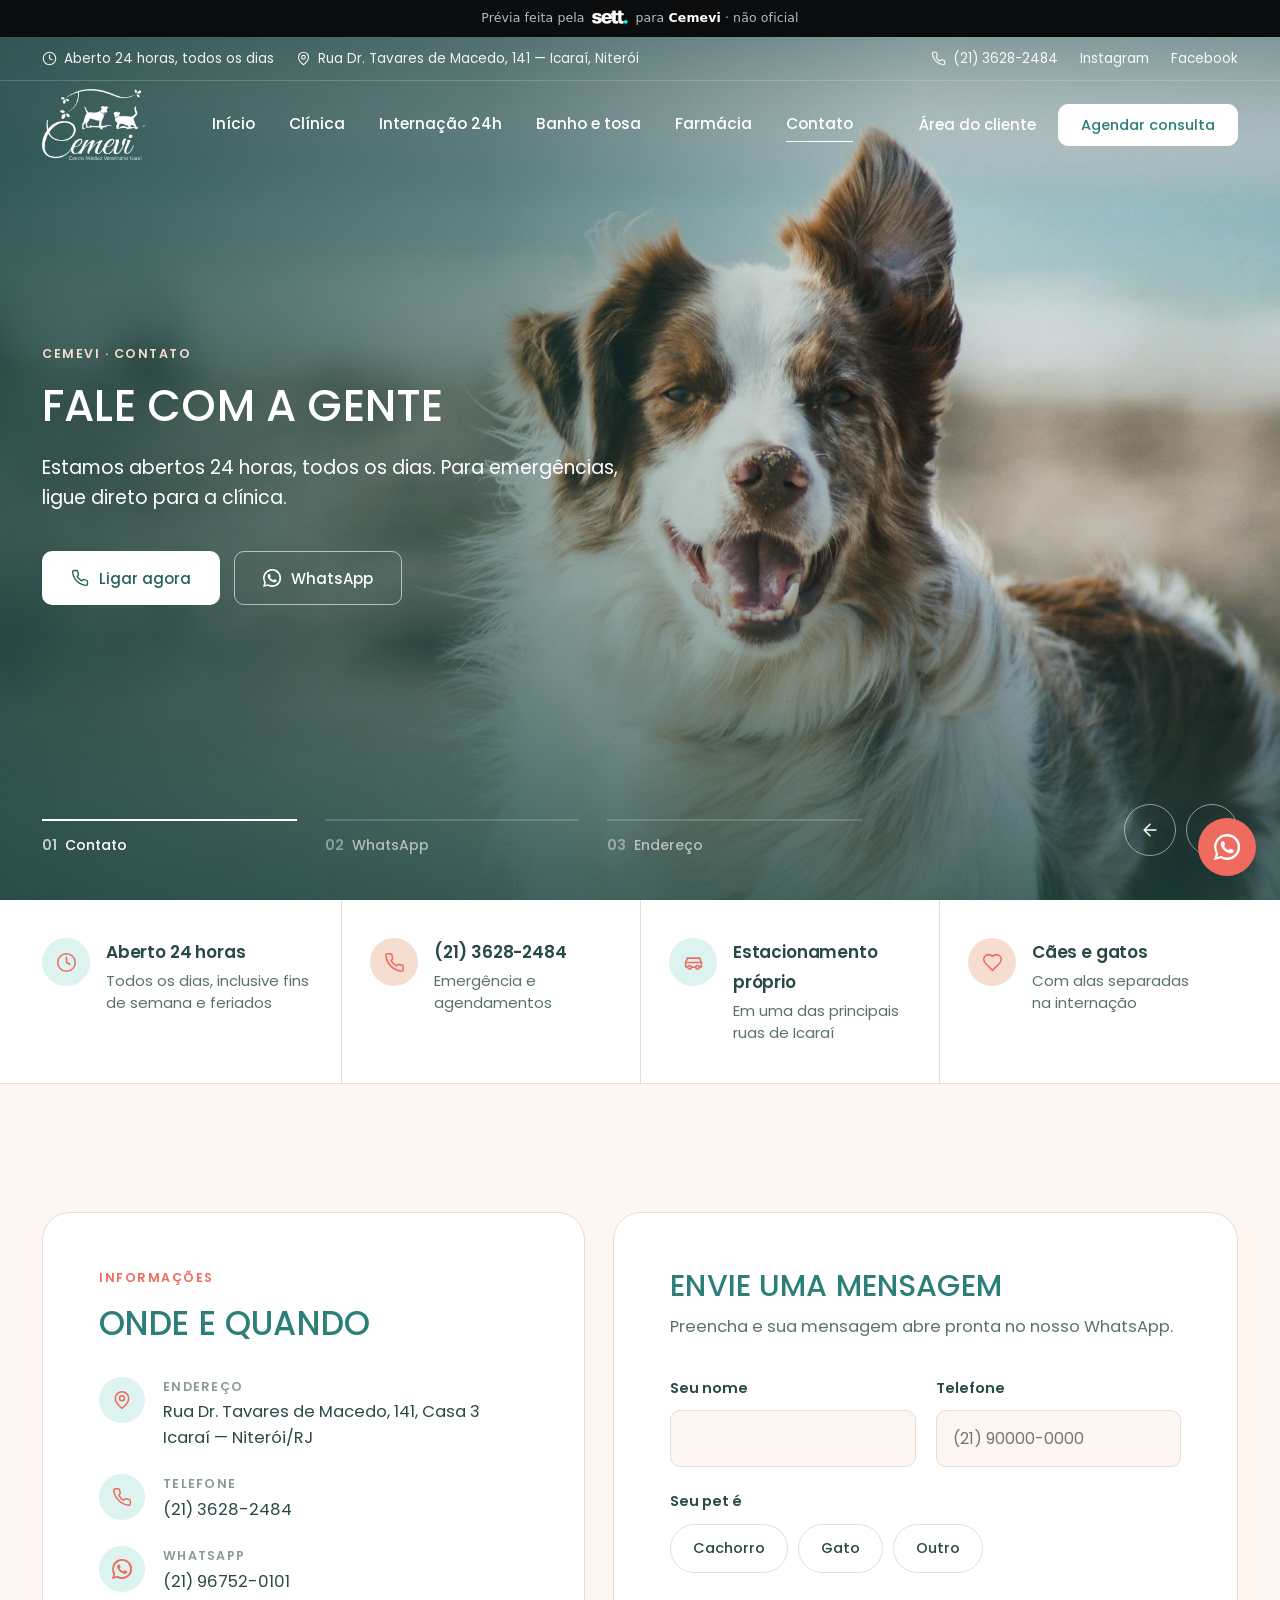
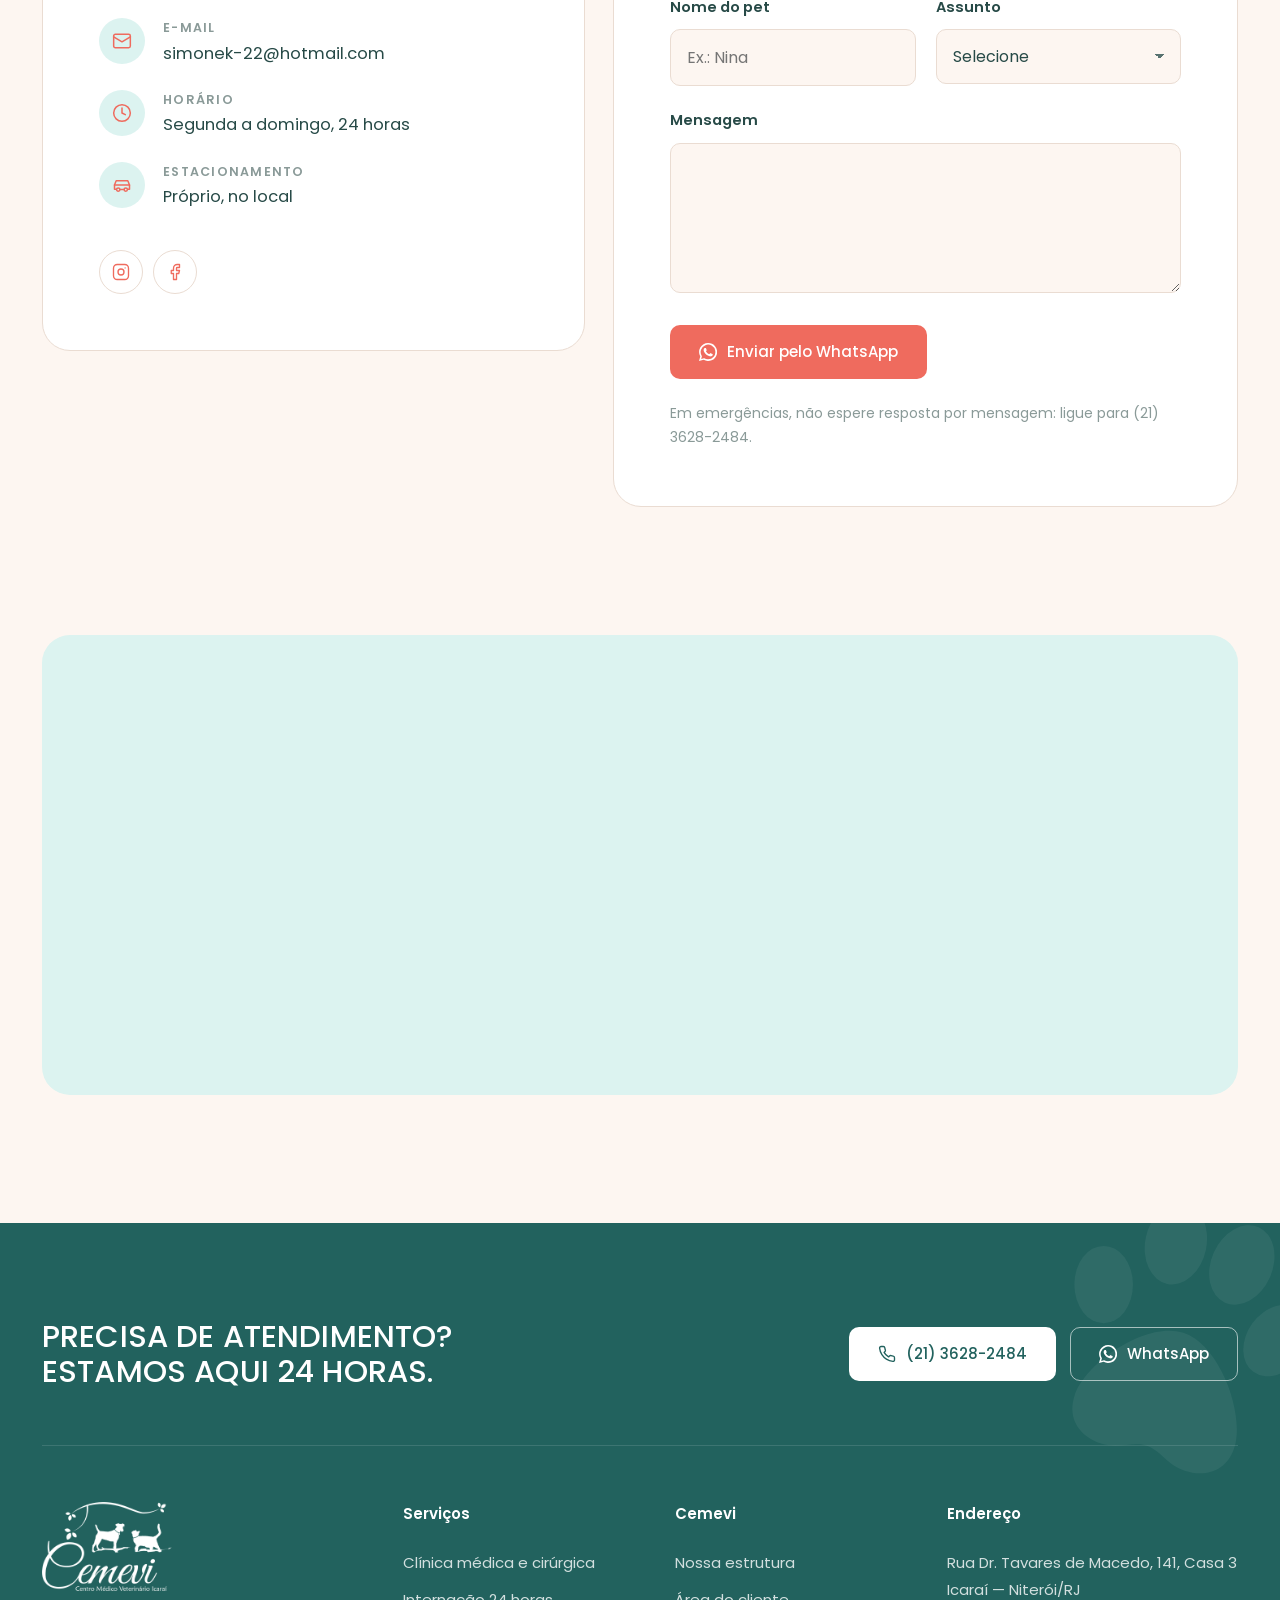
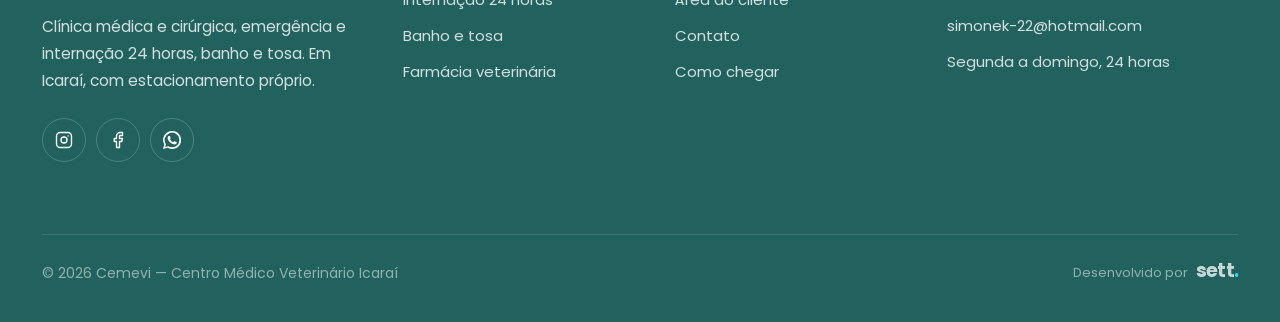
<file: contato.html>
<!DOCTYPE html>
<html lang="pt-BR">
<head>
  <meta charset="UTF-8">
  <meta name="viewport" content="width=device-width, initial-scale=1.0, viewport-fit=cover">
  <meta name="description" content="Contato do Cemevi: Rua Dr. Tavares de Macedo, 141, Icaraí, Niterói/RJ. (21) 3628-2484. Aberto 24 horas.">
  <meta name="theme-color" content="#22625e">
  <title>Contato — Cemevi, Icaraí</title>
  <link rel="icon" type="image/png" href="img/logo.png">
  <link rel="preconnect" href="https://fonts.googleapis.com">
  <link rel="preconnect" href="https://fonts.gstatic.com" crossorigin>
  <link href="https://fonts.googleapis.com/css2?family=Poppins:ital,wght@0,400;0,500;0,600;0,700;1,400&display=swap" rel="stylesheet">
  <link rel="stylesheet" href="css/styles.css">
  <script>document.documentElement.classList.add('js', 'intro');</script>
</head>
<body>
  <div class="curtain" aria-hidden="true"><img src="img/logo-branco.png" alt="" width="120" height="82"></div>
<svg width="0" height="0" style="position:absolute" aria-hidden="true">
  <symbol id="i-phone" viewBox="0 0 24 24"><path d="M22 16.92v3a2 2 0 0 1-2.18 2 19.79 19.79 0 0 1-8.63-3.07 19.5 19.5 0 0 1-6-6 19.79 19.79 0 0 1-3.07-8.67A2 2 0 0 1 4.11 2h3a2 2 0 0 1 2 1.72c.13.96.36 1.9.7 2.81a2 2 0 0 1-.45 2.11L8.09 9.91a16 16 0 0 0 6 6l1.27-1.27a2 2 0 0 1 2.11-.45c.91.34 1.85.57 2.81.7A2 2 0 0 1 22 16.92z"/></symbol>
  <symbol id="i-clock" viewBox="0 0 24 24"><circle cx="12" cy="12" r="10"/><path d="M12 6v6l4 2"/></symbol>
  <symbol id="i-pin" viewBox="0 0 24 24"><path d="M20 10c0 6-8 12-8 12s-8-6-8-12a8 8 0 0 1 16 0Z"/><circle cx="12" cy="10" r="3"/></symbol>
  <symbol id="i-car" viewBox="0 0 24 24"><path d="M5 17H3v-5l2-5h14l2 5v5h-2"/><path d="M3 12h18"/><circle cx="7.5" cy="17.5" r="2"/><circle cx="16.5" cy="17.5" r="2"/><path d="M9.5 17.5h5"/></symbol>
  <symbol id="i-heart" viewBox="0 0 24 24"><path d="M19 14c1.49-1.46 3-3.21 3-5.5A5.5 5.5 0 0 0 16.5 3c-1.76 0-3 .5-4.5 2-1.5-1.5-2.74-2-4.5-2A5.5 5.5 0 0 0 2 8.5c0 2.3 1.5 4.05 3 5.5l7 7Z"/></symbol>
  <symbol id="i-steth" viewBox="0 0 24 24"><path d="M5 2H4a2 2 0 0 0-2 2v5a6 6 0 0 0 12 0V4a2 2 0 0 0-2-2h-1"/><path d="M8 15v1a6 6 0 0 0 12 0v-4"/><circle cx="20" cy="10" r="2"/></symbol>
  <symbol id="i-scissors" viewBox="0 0 24 24"><circle cx="6" cy="6" r="3"/><circle cx="6" cy="18" r="3"/><path d="M20 4 8.12 15.88M14.47 14.48 20 20M8.12 8.12 12 12"/></symbol>
  <symbol id="i-pill" viewBox="0 0 24 24"><path d="m10.5 20.5 10-10a4.95 4.95 0 1 0-7-7l-10 10a4.95 4.95 0 1 0 7 7Z"/><path d="m8.5 8.5 7 7"/></symbol>
  <symbol id="i-syringe" viewBox="0 0 24 24"><path d="m18 2 4 4M17 7l3-3M19 9 8.7 19.3a2.4 2.4 0 0 1-3.4 0l-.6-.6a2.4 2.4 0 0 1 0-3.4L15 5M9 11l4 4M5 19l-3 3M14 4l6 6"/></symbol>
  <symbol id="i-bed" viewBox="0 0 24 24"><path d="M2 4v16M2 8h18a2 2 0 0 1 2 2v10M2 17h20M6 8v9"/></symbol>
  <symbol id="i-pulse" viewBox="0 0 24 24"><path d="M22 12h-4l-3 9L9 3l-3 9H2"/></symbol>
  <symbol id="i-shield" viewBox="0 0 24 24"><path d="M12 22s8-4 8-10V5l-8-3-8 3v7c0 6 8 10 8 10z"/><path d="m9 12 2 2 4-4"/></symbol>
  <symbol id="i-arrow" viewBox="0 0 24 24"><path d="M5 12h14M12 5l7 7-7 7"/></symbol>
  <symbol id="i-cal" viewBox="0 0 24 24"><rect x="3" y="4" width="18" height="18" rx="2"/><path d="M16 2v4M8 2v4M3 10h18"/></symbol>
  <symbol id="i-file" viewBox="0 0 24 24"><path d="M14 2H6a2 2 0 0 0-2 2v16a2 2 0 0 0 2 2h12a2 2 0 0 0 2-2V8z"/><path d="M14 2v6h6M8 13h8M8 17h5"/></symbol>
  <symbol id="i-scale" viewBox="0 0 24 24"><rect x="3" y="3" width="18" height="18" rx="4"/><path d="M8 9a5 5 0 0 1 8 0l-3 3"/></symbol>
  <symbol id="i-drop" viewBox="0 0 24 24"><path d="M12 2.7 6.3 9.4a7 7 0 1 0 11.4 0z"/></symbol>
  <symbol id="i-sparkle" viewBox="0 0 24 24"><path d="M12 3v4M12 17v4M3 12h4M17 12h4M5.6 5.6l2.8 2.8M15.6 15.6l2.8 2.8M5.6 18.4l2.8-2.8M15.6 8.4l2.8-2.8"/></symbol>
  <symbol id="i-users" viewBox="0 0 24 24"><path d="M16 21v-2a4 4 0 0 0-4-4H6a4 4 0 0 0-4 4v2"/><circle cx="9" cy="7" r="4"/><path d="M22 21v-2a4 4 0 0 0-3-3.87M16 3.13a4 4 0 0 1 0 7.75"/></symbol>
  <symbol id="i-chat" viewBox="0 0 24 24"><path d="M21 11.5a8.4 8.4 0 0 1-.9 3.8 8.5 8.5 0 0 1-7.6 4.7 8.4 8.4 0 0 1-3.8-.9L3 21l1.9-5.7a8.4 8.4 0 0 1-.9-3.8 8.5 8.5 0 0 1 4.7-7.6 8.4 8.4 0 0 1 3.8-.9h.5a8.5 8.5 0 0 1 8 8z"/></symbol>
  <symbol id="i-mail" viewBox="0 0 24 24"><rect x="2" y="4" width="20" height="16" rx="2"/><path d="m22 7-10 6L2 7"/></symbol>
  <symbol id="i-ig" viewBox="0 0 24 24"><rect x="2" y="2" width="20" height="20" rx="5"/><circle cx="12" cy="12" r="4"/><path d="M17.5 6.5h.01"/></symbol>
  <symbol id="i-fb" viewBox="0 0 24 24"><path d="M18 2h-3a5 5 0 0 0-5 5v3H7v4h3v8h4v-8h3l1-4h-4V7a1 1 0 0 1 1-1h3z"/></symbol>
  <symbol id="i-wa" viewBox="0 0 24 24"><path d="M17.5 14.4c-.3-.1-1.7-.8-2-.9-.3-.1-.5-.1-.7.1-.2.3-.8.9-.9 1.1-.2.2-.3.2-.6.1-.3-.1-1.2-.5-2.3-1.4-.9-.8-1.4-1.7-1.6-2-.2-.3 0-.5.1-.6l.4-.5c.2-.2.2-.3.3-.5.1-.2 0-.4 0-.5l-.9-2.2c-.2-.6-.5-.5-.7-.5h-.6c-.2 0-.5.1-.8.4-.3.3-1 1-1 2.5s1.1 2.9 1.2 3.1c.1.2 2.1 3.2 5.1 4.5.7.3 1.3.5 1.7.6.7.2 1.4.2 1.9.1.6-.1 1.7-.7 2-1.4.2-.7.2-1.2.2-1.4-.1-.1-.3-.2-.6-.3zM12 21.8c-1.8 0-3.5-.5-5-1.4l-.4-.2-3.7 1 1-3.6-.2-.4A9.8 9.8 0 1 1 12 21.8zM12 0a12 12 0 0 0-10.3 18l-1.7 6 6.2-1.6A12 12 0 1 0 12 0z"/></symbol>
  <symbol id="i-paw" viewBox="0 0 24 24"><ellipse cx="5.2" cy="9.6" rx="2.2" ry="2.9" transform="rotate(-18 5.2 9.6)"/><ellipse cx="9.4" cy="5" rx="2.3" ry="3.1" transform="rotate(-6 9.4 5)"/><ellipse cx="14.6" cy="5" rx="2.3" ry="3.1" transform="rotate(6 14.6 5)"/><ellipse cx="18.8" cy="9.6" rx="2.2" ry="2.9" transform="rotate(18 18.8 9.6)"/><path d="M12 11.2c-2.9 0-6.3 4.4-6.3 7 0 1.9 1.4 2.8 3 2.8 1.4 0 2.2-.9 3.3-.9s1.9.9 3.3.9c1.6 0 3-.9 3-2.8 0-2.6-3.4-7-6.3-7z"/></symbol>
  <symbol id="i-check" viewBox="0 0 24 24"><path d="M20 6 9 17l-5-5"/></symbol>
</svg>

  <header class="header">
    <p class="sett-faixa">Prévia feita pela <a href="https://www.sett.company/" target="_blank" rel="noopener"><img src="img/sett-branco.png" alt="Sett" width="254" height="96"></a> para <b>Cemevi</b> · não oficial</p>
    <div class="topbar">
      <div class="wrap">
        <div class="topbar-l">
          <span><svg class="ico" aria-hidden="true"><use href="#i-clock"/></svg>Aberto 24 horas, todos os dias</span>
          <span class="hide-md"><svg class="ico" aria-hidden="true"><use href="#i-pin"/></svg>Rua Dr. Tavares de Macedo, 141 — Icaraí, Niterói</span>
        </div>
        <div class="topbar-r">
          <a href="tel:+552136282484"><svg class="ico" aria-hidden="true"><use href="#i-phone"/></svg>(21) 3628-2484</a>
          <a href="https://www.instagram.com/cemeviniteroi" target="_blank" rel="noopener">Instagram</a>
          <a href="https://www.facebook.com/cemeviniteroi" target="_blank" rel="noopener">Facebook</a>
        </div>
      </div>
    </div>
    <div class="bar">
      <div class="wrap">
        <a href="home.html" class="brand" aria-label="Cemevi — página inicial">
          <img class="logo-white" src="img/logo-branco.png" alt="" width="104" height="71">
          <img class="logo-color" src="img/logo.png" alt="Cemevi — Centro Médico Veterinário Icaraí" width="104" height="71">
        </a>
        <nav class="nav" id="nav" aria-label="Principal">
          <ul>
            <li><a href="home.html">Início</a></li>
            <li><a href="clinica-veterinaria.html">Clínica</a></li>
            <li><a href="internacao-24-horas.html">Internação 24h</a></li>
            <li><a href="banho-e-tosa.html">Banho e tosa</a></li>
            <li><a href="farmacia-veterinaria.html">Farmácia</a></li>
            <li><a href="contato.html" class="active" aria-current="page">Contato</a></li>
          </ul>
          <div class="nav-extra">
            <a href="tel:+552136282484">(21) 3628-2484 · aberto 24 horas</a>
            <span>Rua Dr. Tavares de Macedo, 141 — Icaraí, Niterói</span>
            <a class="btn btn-light" href="http://meu.simplespet.com.br/#/access/login?a=centro-medico-veterinario-icar" target="_blank" rel="noopener">Área do cliente</a>
          </div>
        </nav>
        <div class="header-actions">
          <a class="header-link" href="http://meu.simplespet.com.br/#/access/login?a=centro-medico-veterinario-icar" target="_blank" rel="noopener">Área do cliente</a>
          <a class="btn btn-onphoto" href="contato.html">Agendar consulta</a>
          <button class="menu-btn" aria-expanded="false" aria-controls="nav"><span class="menu-label">Menu</span><span class="menu-lines"></span></button>
        </div>
      </div>
    </div>
  </header>

  <main>
  <section class="slider" aria-roledescription="carrossel" aria-label="Contato" tabindex="-1">
    <div class="slide is-active" role="group" aria-roledescription="slide" aria-label="1 de 3">
      <img class="slide-img" src="img/hero-contato.jpg" alt="" style="object-position:60% 40%" fetchpriority="high">
      <div class="slide-content">
        <div class="wrap">
          <div class="slide-text">
            <span class="kicker">Cemevi · Contato</span>
            <h1>Fale com a gente</h1>
            <p>Estamos abertos 24 horas, todos os dias. Para emergências, ligue direto para a clínica.</p>
            <div class="slide-actions"><a href="tel:+552136282484" class="btn btn-light"><svg class="ico" aria-hidden="true"><use href="#i-phone"/></svg> Ligar agora</a><a href="https://wa.me/5521967520101" target="_blank" rel="noopener" class="btn btn-ghost"><svg class="ico ico-fill" aria-hidden="true"><use href="#i-wa"/></svg> WhatsApp</a></div>
          </div>
        </div>
      </div>
    </div>
    <div class="slide" role="group" aria-roledescription="slide" aria-label="2 de 3">
      <img class="slide-img" src="img/hd-caes-gatos.jpg" alt="" style="object-position:40% 50%" loading="lazy">
      <div class="slide-content">
        <div class="wrap">
          <div class="slide-text">
            <span class="kicker">WhatsApp</span>
            <h2 class="slide-title">Chame no <span style="white-space:nowrap">(21) 96752-0101</span>.</h2>
            <p>Tire dúvidas e agende consultas, banho e tosa pelo WhatsApp.</p>
            <div class="slide-actions"><a href="https://wa.me/5521967520101" target="_blank" rel="noopener" class="btn btn-light"><svg class="ico ico-fill" aria-hidden="true"><use href="#i-wa"/></svg> Abrir conversa</a></div>
          </div>
        </div>
      </div>
    </div>
    <div class="slide" role="group" aria-roledescription="slide" aria-label="3 de 3">
      <img class="slide-img" src="img/hd-cao-rua.jpg" alt="" style="object-position:50% 45%" loading="lazy">
      <div class="slide-content">
        <div class="wrap">
          <div class="slide-text">
            <span class="kicker">Como chegar</span>
            <h2 class="slide-title">Rua Dr. Tavares de Macedo, 141, Icaraí.</h2>
            <p>Estamos em uma das principais ruas de Icaraí, com estacionamento próprio.</p>
            <div class="slide-actions"><a href="https://www.google.com/maps/dir/?api=1&destination=Rua+Dr.+Tavares+de+Macedo,+141,+Icara%C3%AD,+Niter%C3%B3i+-+RJ" target="_blank" rel="noopener" class="btn btn-light">Traçar rota <svg class="ico ico-arrow" aria-hidden="true"><use href="#i-arrow"/></svg></a></div>
          </div>
        </div>
      </div>
    </div>
    <div class="slider-ui">
      <div class="wrap">
        <div class="slider-tabs">
          <button class="slider-tab" type="button"><span class="track"><i></i></span><b>01</b>Contato</button>
          <button class="slider-tab" type="button"><span class="track"><i></i></span><b>02</b>WhatsApp</button>
          <button class="slider-tab" type="button"><span class="track"><i></i></span><b>03</b>Endereço</button>
        </div>
        <div class="slider-dots"><button class="slider-dot" type="button" aria-label="Slide 1"></button><button class="slider-dot" type="button" aria-label="Slide 2"></button><button class="slider-dot" type="button" aria-label="Slide 3"></button></div>
        <div class="slider-arrows">
          <button class="slider-arrow prev" type="button" aria-label="Anterior"><svg class="ico" aria-hidden="true"><use href="#i-arrow"/></svg></button>
          <button class="slider-arrow next" type="button" aria-label="Próximo"><svg class="ico" aria-hidden="true"><use href="#i-arrow"/></svg></button>
        </div>
      </div>
    </div>
  </section>
  <section class="facts">
    <div class="wrap">
      <div class="fact"><span class="fact-ico"><svg class="ico" aria-hidden="true"><use href="#i-clock"/></svg></span><div><b>Aberto 24 horas</b><span>Todos os dias, inclusive fins de semana e feriados</span></div></div>
      <div class="fact"><span class="fact-ico"><svg class="ico" aria-hidden="true"><use href="#i-phone"/></svg></span><div><b><a href="tel:+552136282484">(21) 3628-2484</a></b><span>Emergência e agendamentos</span></div></div>
      <div class="fact"><span class="fact-ico"><svg class="ico" aria-hidden="true"><use href="#i-car"/></svg></span><div><b>Estacionamento próprio</b><span>Em uma das principais ruas de Icaraí</span></div></div>
      <div class="fact"><span class="fact-ico"><svg class="ico" aria-hidden="true"><use href="#i-heart"/></svg></span><div><b>Cães e gatos</b><span>Com alas separadas na internação</span></div></div>
    </div>
  </section>

  <section class="section">
    <div class="wrap contact">
      <div class="visit-card reveal">
        <span class="kicker">Informações</span>
        <h2>Onde e quando</h2>
        <ul class="visit-list">
          <li><span class="vi"><svg class="ico" aria-hidden="true"><use href="#i-pin"/></svg></span><div><b>Endereço</b>Rua Dr. Tavares de Macedo, 141, Casa 3<br>Icaraí — Niterói/RJ</div></li>
          <li><span class="vi"><svg class="ico" aria-hidden="true"><use href="#i-phone"/></svg></span><div><b>Telefone</b><a href="tel:+552136282484">(21) 3628-2484</a></div></li>
          <li><span class="vi"><svg class="ico ico-fill" aria-hidden="true"><use href="#i-wa"/></svg></span><div><b>WhatsApp</b><a href="https://wa.me/5521967520101" target="_blank" rel="noopener">(21) 96752-0101</a></div></li>
          <li><span class="vi"><svg class="ico" aria-hidden="true"><use href="#i-mail"/></svg></span><div><b>E-mail</b><a href="mailto:simonek-22@hotmail.com">simonek-22@hotmail.com</a></div></li>
          <li><span class="vi"><svg class="ico" aria-hidden="true"><use href="#i-clock"/></svg></span><div><b>Horário</b>Segunda a domingo, 24 horas</div></li>
          <li><span class="vi"><svg class="ico" aria-hidden="true"><use href="#i-car"/></svg></span><div><b>Estacionamento</b>Próprio, no local</div></li>
        </ul>
        <div class="social">
          <a href="https://www.instagram.com/cemeviniteroi" target="_blank" rel="noopener" aria-label="Instagram"><svg class="ico" aria-hidden="true"><use href="#i-ig"/></svg></a>
          <a href="https://www.facebook.com/cemeviniteroi" target="_blank" rel="noopener" aria-label="Facebook"><svg class="ico" aria-hidden="true"><use href="#i-fb"/></svg></a>
        </div>
      </div>

      <div class="form-card reveal">
        <h2>Envie uma mensagem</h2>
        <p>Preencha e sua mensagem abre pronta no nosso WhatsApp.</p>
        <form class="form" id="contato-form">
          <div class="form-row">
            <div><label for="nome">Seu nome</label><input id="nome" name="nome" required autocomplete="name"></div>
            <div><label for="telefone">Telefone</label><input id="telefone" name="telefone" type="tel" autocomplete="tel" placeholder="(21) 90000-0000"></div>
          </div>
          <div>
            <span class="label" id="lbl-esp">Seu pet é</span>
            <div class="pets" role="radiogroup" aria-labelledby="lbl-esp">
              <label><input type="radio" name="especie" value="Cachorro"><span>Cachorro</span></label>
              <label><input type="radio" name="especie" value="Gato"><span>Gato</span></label>
              <label><input type="radio" name="especie" value="Outro"><span>Outro</span></label>
            </div>
          </div>
          <div class="form-row">
            <div><label for="pet">Nome do pet</label><input id="pet" name="pet" placeholder="Ex.: Nina"></div>
            <div><label for="assunto">Assunto</label>
              <select id="assunto" name="assunto">
                <option value="">Selecione</option>
                <option>Consulta</option>
                <option>Cirurgia</option>
                <option>Internação</option>
                <option>Banho e tosa</option>
                <option>Outro</option>
              </select>
            </div>
          </div>
          <div><label for="mensagem">Mensagem</label><textarea id="mensagem" name="mensagem" required></textarea></div>
          <div><button type="submit" class="btn btn-primary"><svg class="ico ico-fill" aria-hidden="true"><use href="#i-wa"/></svg> Enviar pelo WhatsApp</button></div>
          <p class="form-note">Em emergências, não espere resposta por mensagem: ligue para (21) 3628-2484.</p>
        </form>
      </div>
    </div>
  </section>

  <section class="section" id="mapa" style="padding-top:0">
    <div class="wrap">
      <div class="map-wrap reveal"><iframe class="map" title="Mapa: Cemevi em Icaraí" loading="lazy" referrerpolicy="no-referrer-when-downgrade" src="https://www.google.com/maps?q=Rua+Dr.+Tavares+de+Macedo,+141,+Icara%C3%AD,+Niter%C3%B3i+-+RJ&output=embed"></iframe></div>
    </div>
  </section>
  </main>

  <footer class="footer">
    <svg class="footer-paw ico-fill" style="width:320px;height:320px;right:-60px;top:-40px;transform:rotate(18deg)" aria-hidden="true"><use href="#i-paw"/></svg>
    <div class="wrap">
      <div class="footer-top">
        <h2>Precisa de atendimento? Estamos aqui 24 horas.</h2>
        <div class="split-actions" style="margin-top:0">
          <a href="tel:+552136282484" class="btn btn-light"><svg class="ico" aria-hidden="true"><use href="#i-phone"/></svg> (21) 3628-2484</a>
          <a href="https://wa.me/5521967520101" target="_blank" rel="noopener" class="btn btn-ghost"><svg class="ico ico-fill" aria-hidden="true"><use href="#i-wa"/></svg> WhatsApp</a>
        </div>
      </div>
      <div class="footer-grid">
        <div class="footer-brand">
          <img src="img/logo-branco.png" alt="Cemevi — Centro Médico Veterinário Icaraí" width="130" height="89">
          <p>Clínica médica e cirúrgica, emergência e internação 24 horas, banho e tosa. Em Icaraí, com estacionamento próprio.</p>
          <div class="social">
            <a href="https://www.instagram.com/cemeviniteroi" target="_blank" rel="noopener" aria-label="Instagram"><svg class="ico" aria-hidden="true"><use href="#i-ig"/></svg></a>
            <a href="https://www.facebook.com/cemeviniteroi" target="_blank" rel="noopener" aria-label="Facebook"><svg class="ico" aria-hidden="true"><use href="#i-fb"/></svg></a>
            <a href="https://wa.me/5521967520101" target="_blank" rel="noopener" aria-label="WhatsApp"><svg class="ico ico-fill" aria-hidden="true"><use href="#i-wa"/></svg></a>
          </div>
        </div>
        <div>
          <h3>Serviços</h3>
          <ul>
            <li><a href="clinica-veterinaria.html">Clínica médica e cirúrgica</a></li>
            <li><a href="internacao-24-horas.html">Internação 24 horas</a></li>
            <li><a href="banho-e-tosa.html">Banho e tosa</a></li>
            <li><a href="farmacia-veterinaria.html">Farmácia veterinária</a></li>
          </ul>
        </div>
        <div>
          <h3>Cemevi</h3>
          <ul>
            <li><a href="home.html#estrutura">Nossa estrutura</a></li>
            <li><a href="http://meu.simplespet.com.br/#/access/login?a=centro-medico-veterinario-icar" target="_blank" rel="noopener">Área do cliente</a></li>
            <li><a href="contato.html">Contato</a></li>
            <li><a href="https://www.google.com/maps/dir/?api=1&destination=Rua+Dr.+Tavares+de+Macedo,+141,+Icara%C3%AD,+Niter%C3%B3i+-+RJ" target="_blank" rel="noopener">Como chegar</a></li>
          </ul>
        </div>
        <div>
          <h3>Endereço</h3>
          <ul>
            <li>Rua Dr. Tavares de Macedo, 141, Casa 3<br>Icaraí — Niterói/RJ</li>
            <li><a href="mailto:simonek-22@hotmail.com">simonek-22@hotmail.com</a></li>
            <li>Segunda a domingo, 24 horas</li>
          </ul>
        </div>
      </div>
      <div class="footer-bottom">
        <span>© 2026 Cemevi — Centro Médico Veterinário Icaraí</span>
        <a class="credit" href="https://www.sett.company/" target="_blank" rel="noopener" aria-label="Site desenvolvido pela Sett Digital">Desenvolvido por <span class="sett">sett<i>.</i></span></a>
      </div>
    </div>
  </footer>

  <a class="wa" href="https://wa.me/5521967520101" target="_blank" rel="noopener" aria-label="Conversar no WhatsApp"><svg class="ico ico-fill" aria-hidden="true"><use href="#i-wa"/></svg></a>
  <nav class="dock" aria-label="Contato rápido">
    <a class="dock-call" href="tel:+552136282484"><svg class="ico" aria-hidden="true"><use href="#i-phone"/></svg> Ligar</a>
    <a class="dock-wa" href="https://wa.me/5521967520101" target="_blank" rel="noopener"><svg class="ico ico-fill" aria-hidden="true"><use href="#i-wa"/></svg> WhatsApp</a>
  </nav>

  <script src="js/main.js"></script>
</body>
</html>
</file>
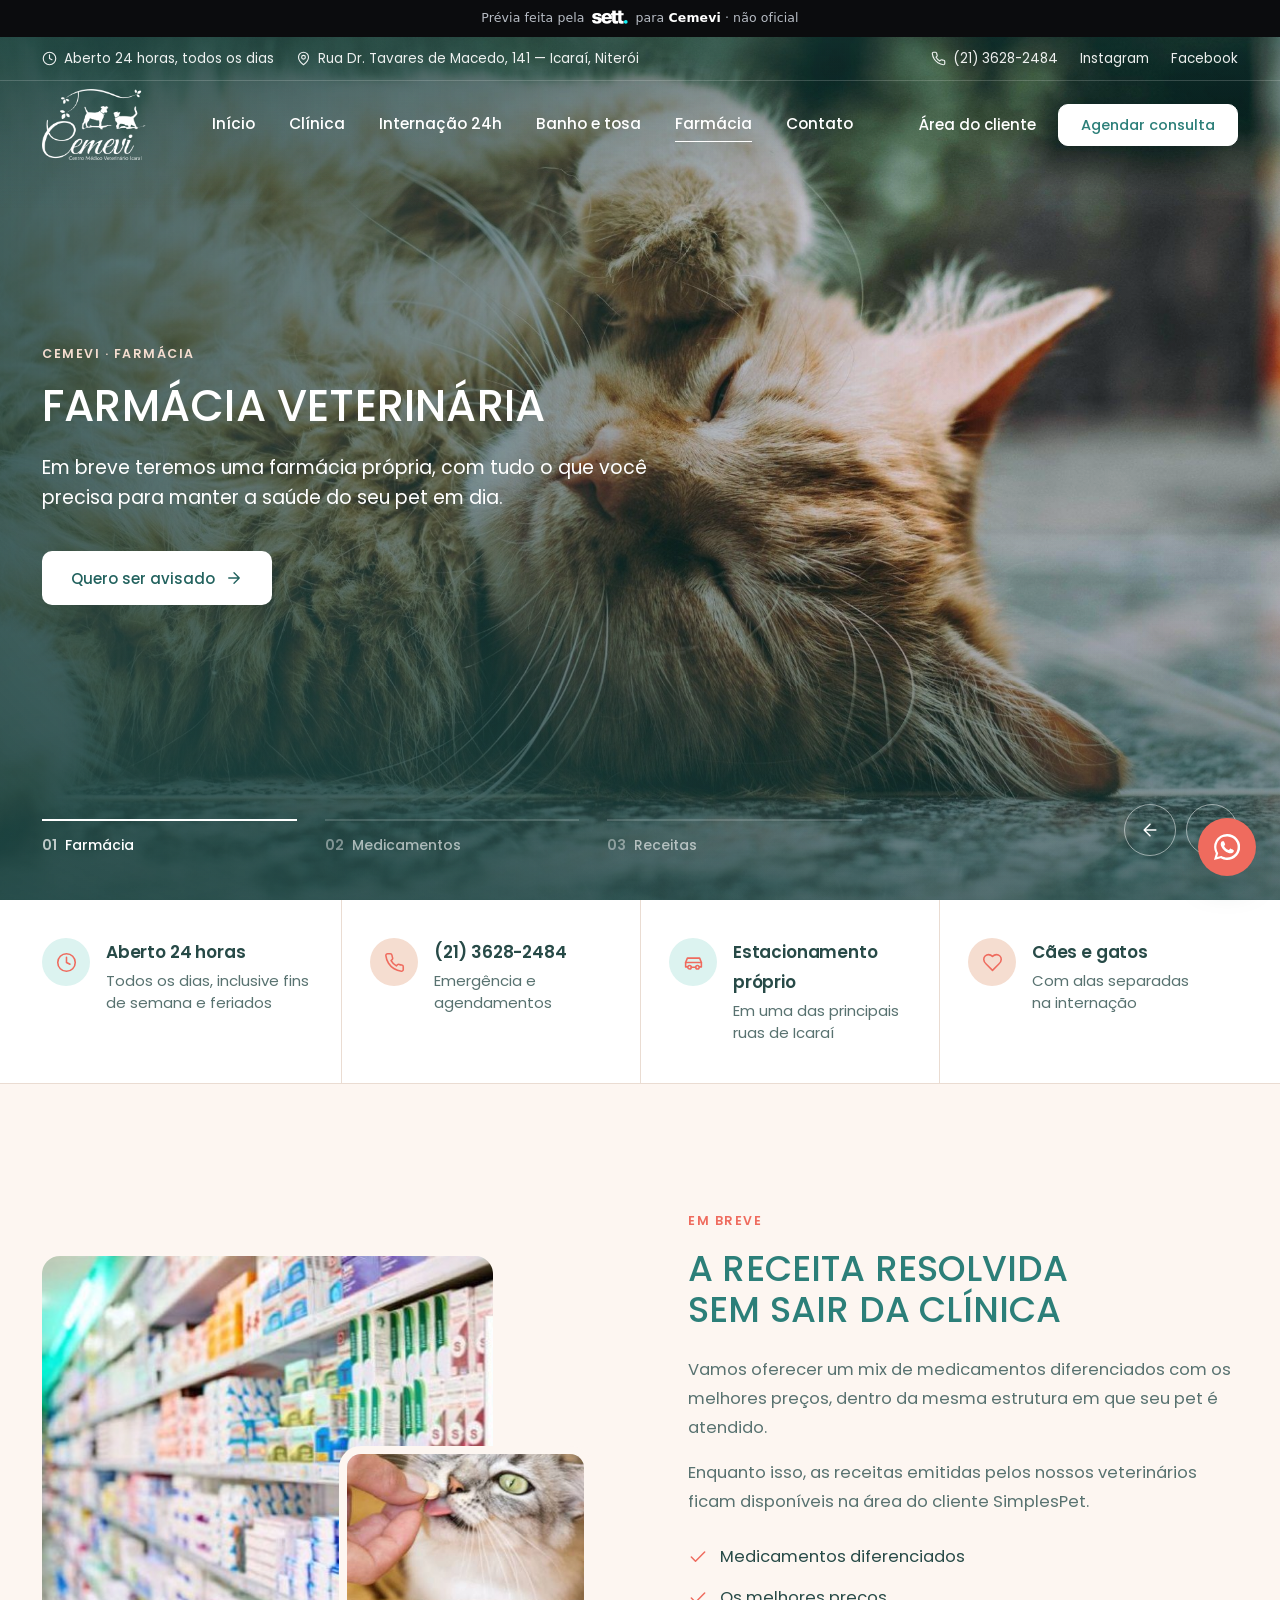
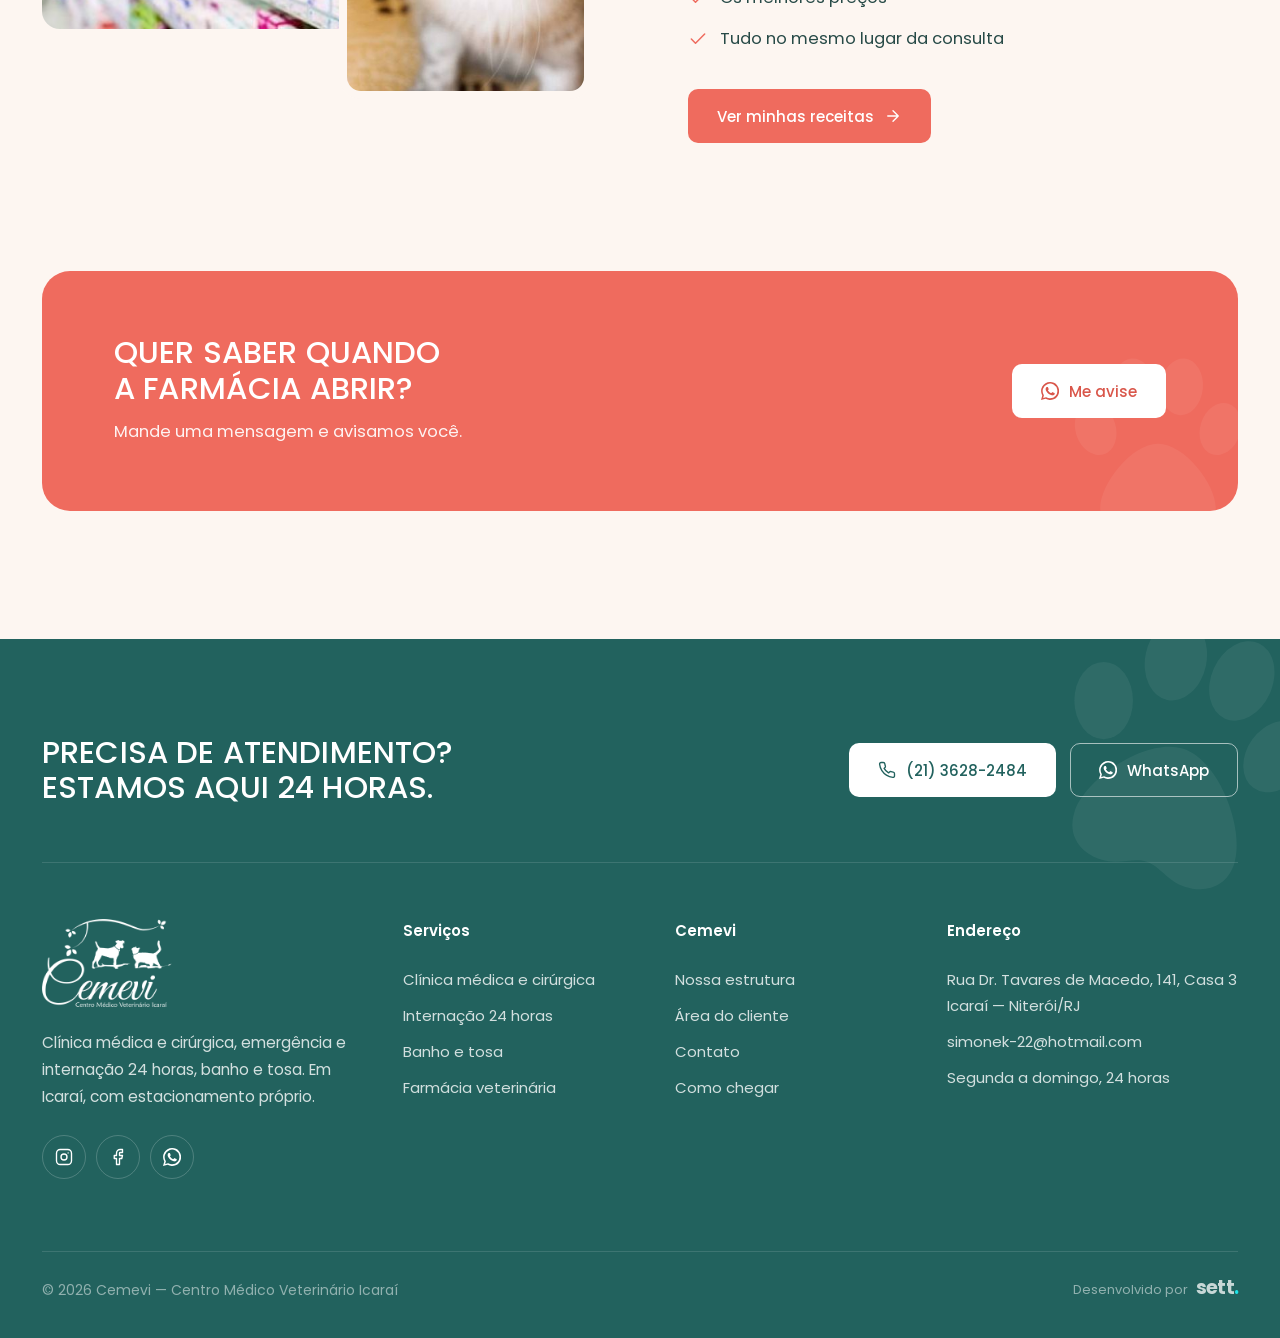
<file: farmacia-veterinaria.html>
<!DOCTYPE html>
<html lang="pt-BR">
<head>
  <meta charset="UTF-8">
  <meta name="viewport" content="width=device-width, initial-scale=1.0, viewport-fit=cover">
  <meta name="description" content="Farmácia veterinária do Cemevi em Icaraí, Niterói. Em breve, medicamentos diferenciados com os melhores preços.">
  <meta name="theme-color" content="#22625e">
  <title>Farmácia veterinária — Cemevi, Icaraí</title>
  <link rel="icon" type="image/png" href="img/logo.png">
  <link rel="preconnect" href="https://fonts.googleapis.com">
  <link rel="preconnect" href="https://fonts.gstatic.com" crossorigin>
  <link href="https://fonts.googleapis.com/css2?family=Poppins:ital,wght@0,400;0,500;0,600;0,700;1,400&display=swap" rel="stylesheet">
  <link rel="stylesheet" href="css/styles.css">
  <script>document.documentElement.classList.add('js', 'intro');</script>
</head>
<body>
  <div class="curtain" aria-hidden="true"><img src="img/logo-branco.png" alt="" width="120" height="82"></div>
<svg width="0" height="0" style="position:absolute" aria-hidden="true">
  <symbol id="i-phone" viewBox="0 0 24 24"><path d="M22 16.92v3a2 2 0 0 1-2.18 2 19.79 19.79 0 0 1-8.63-3.07 19.5 19.5 0 0 1-6-6 19.79 19.79 0 0 1-3.07-8.67A2 2 0 0 1 4.11 2h3a2 2 0 0 1 2 1.72c.13.96.36 1.9.7 2.81a2 2 0 0 1-.45 2.11L8.09 9.91a16 16 0 0 0 6 6l1.27-1.27a2 2 0 0 1 2.11-.45c.91.34 1.85.57 2.81.7A2 2 0 0 1 22 16.92z"/></symbol>
  <symbol id="i-clock" viewBox="0 0 24 24"><circle cx="12" cy="12" r="10"/><path d="M12 6v6l4 2"/></symbol>
  <symbol id="i-pin" viewBox="0 0 24 24"><path d="M20 10c0 6-8 12-8 12s-8-6-8-12a8 8 0 0 1 16 0Z"/><circle cx="12" cy="10" r="3"/></symbol>
  <symbol id="i-car" viewBox="0 0 24 24"><path d="M5 17H3v-5l2-5h14l2 5v5h-2"/><path d="M3 12h18"/><circle cx="7.5" cy="17.5" r="2"/><circle cx="16.5" cy="17.5" r="2"/><path d="M9.5 17.5h5"/></symbol>
  <symbol id="i-heart" viewBox="0 0 24 24"><path d="M19 14c1.49-1.46 3-3.21 3-5.5A5.5 5.5 0 0 0 16.5 3c-1.76 0-3 .5-4.5 2-1.5-1.5-2.74-2-4.5-2A5.5 5.5 0 0 0 2 8.5c0 2.3 1.5 4.05 3 5.5l7 7Z"/></symbol>
  <symbol id="i-steth" viewBox="0 0 24 24"><path d="M5 2H4a2 2 0 0 0-2 2v5a6 6 0 0 0 12 0V4a2 2 0 0 0-2-2h-1"/><path d="M8 15v1a6 6 0 0 0 12 0v-4"/><circle cx="20" cy="10" r="2"/></symbol>
  <symbol id="i-scissors" viewBox="0 0 24 24"><circle cx="6" cy="6" r="3"/><circle cx="6" cy="18" r="3"/><path d="M20 4 8.12 15.88M14.47 14.48 20 20M8.12 8.12 12 12"/></symbol>
  <symbol id="i-pill" viewBox="0 0 24 24"><path d="m10.5 20.5 10-10a4.95 4.95 0 1 0-7-7l-10 10a4.95 4.95 0 1 0 7 7Z"/><path d="m8.5 8.5 7 7"/></symbol>
  <symbol id="i-syringe" viewBox="0 0 24 24"><path d="m18 2 4 4M17 7l3-3M19 9 8.7 19.3a2.4 2.4 0 0 1-3.4 0l-.6-.6a2.4 2.4 0 0 1 0-3.4L15 5M9 11l4 4M5 19l-3 3M14 4l6 6"/></symbol>
  <symbol id="i-bed" viewBox="0 0 24 24"><path d="M2 4v16M2 8h18a2 2 0 0 1 2 2v10M2 17h20M6 8v9"/></symbol>
  <symbol id="i-pulse" viewBox="0 0 24 24"><path d="M22 12h-4l-3 9L9 3l-3 9H2"/></symbol>
  <symbol id="i-shield" viewBox="0 0 24 24"><path d="M12 22s8-4 8-10V5l-8-3-8 3v7c0 6 8 10 8 10z"/><path d="m9 12 2 2 4-4"/></symbol>
  <symbol id="i-arrow" viewBox="0 0 24 24"><path d="M5 12h14M12 5l7 7-7 7"/></symbol>
  <symbol id="i-cal" viewBox="0 0 24 24"><rect x="3" y="4" width="18" height="18" rx="2"/><path d="M16 2v4M8 2v4M3 10h18"/></symbol>
  <symbol id="i-file" viewBox="0 0 24 24"><path d="M14 2H6a2 2 0 0 0-2 2v16a2 2 0 0 0 2 2h12a2 2 0 0 0 2-2V8z"/><path d="M14 2v6h6M8 13h8M8 17h5"/></symbol>
  <symbol id="i-scale" viewBox="0 0 24 24"><rect x="3" y="3" width="18" height="18" rx="4"/><path d="M8 9a5 5 0 0 1 8 0l-3 3"/></symbol>
  <symbol id="i-drop" viewBox="0 0 24 24"><path d="M12 2.7 6.3 9.4a7 7 0 1 0 11.4 0z"/></symbol>
  <symbol id="i-sparkle" viewBox="0 0 24 24"><path d="M12 3v4M12 17v4M3 12h4M17 12h4M5.6 5.6l2.8 2.8M15.6 15.6l2.8 2.8M5.6 18.4l2.8-2.8M15.6 8.4l2.8-2.8"/></symbol>
  <symbol id="i-users" viewBox="0 0 24 24"><path d="M16 21v-2a4 4 0 0 0-4-4H6a4 4 0 0 0-4 4v2"/><circle cx="9" cy="7" r="4"/><path d="M22 21v-2a4 4 0 0 0-3-3.87M16 3.13a4 4 0 0 1 0 7.75"/></symbol>
  <symbol id="i-chat" viewBox="0 0 24 24"><path d="M21 11.5a8.4 8.4 0 0 1-.9 3.8 8.5 8.5 0 0 1-7.6 4.7 8.4 8.4 0 0 1-3.8-.9L3 21l1.9-5.7a8.4 8.4 0 0 1-.9-3.8 8.5 8.5 0 0 1 4.7-7.6 8.4 8.4 0 0 1 3.8-.9h.5a8.5 8.5 0 0 1 8 8z"/></symbol>
  <symbol id="i-mail" viewBox="0 0 24 24"><rect x="2" y="4" width="20" height="16" rx="2"/><path d="m22 7-10 6L2 7"/></symbol>
  <symbol id="i-ig" viewBox="0 0 24 24"><rect x="2" y="2" width="20" height="20" rx="5"/><circle cx="12" cy="12" r="4"/><path d="M17.5 6.5h.01"/></symbol>
  <symbol id="i-fb" viewBox="0 0 24 24"><path d="M18 2h-3a5 5 0 0 0-5 5v3H7v4h3v8h4v-8h3l1-4h-4V7a1 1 0 0 1 1-1h3z"/></symbol>
  <symbol id="i-wa" viewBox="0 0 24 24"><path d="M17.5 14.4c-.3-.1-1.7-.8-2-.9-.3-.1-.5-.1-.7.1-.2.3-.8.9-.9 1.1-.2.2-.3.2-.6.1-.3-.1-1.2-.5-2.3-1.4-.9-.8-1.4-1.7-1.6-2-.2-.3 0-.5.1-.6l.4-.5c.2-.2.2-.3.3-.5.1-.2 0-.4 0-.5l-.9-2.2c-.2-.6-.5-.5-.7-.5h-.6c-.2 0-.5.1-.8.4-.3.3-1 1-1 2.5s1.1 2.9 1.2 3.1c.1.2 2.1 3.2 5.1 4.5.7.3 1.3.5 1.7.6.7.2 1.4.2 1.9.1.6-.1 1.7-.7 2-1.4.2-.7.2-1.2.2-1.4-.1-.1-.3-.2-.6-.3zM12 21.8c-1.8 0-3.5-.5-5-1.4l-.4-.2-3.7 1 1-3.6-.2-.4A9.8 9.8 0 1 1 12 21.8zM12 0a12 12 0 0 0-10.3 18l-1.7 6 6.2-1.6A12 12 0 1 0 12 0z"/></symbol>
  <symbol id="i-paw" viewBox="0 0 24 24"><ellipse cx="5.2" cy="9.6" rx="2.2" ry="2.9" transform="rotate(-18 5.2 9.6)"/><ellipse cx="9.4" cy="5" rx="2.3" ry="3.1" transform="rotate(-6 9.4 5)"/><ellipse cx="14.6" cy="5" rx="2.3" ry="3.1" transform="rotate(6 14.6 5)"/><ellipse cx="18.8" cy="9.6" rx="2.2" ry="2.9" transform="rotate(18 18.8 9.6)"/><path d="M12 11.2c-2.9 0-6.3 4.4-6.3 7 0 1.9 1.4 2.8 3 2.8 1.4 0 2.2-.9 3.3-.9s1.9.9 3.3.9c1.6 0 3-.9 3-2.8 0-2.6-3.4-7-6.3-7z"/></symbol>
  <symbol id="i-check" viewBox="0 0 24 24"><path d="M20 6 9 17l-5-5"/></symbol>
</svg>

  <header class="header">
    <p class="sett-faixa">Prévia feita pela <a href="https://www.sett.company/" target="_blank" rel="noopener"><img src="img/sett-branco.png" alt="Sett" width="254" height="96"></a> para <b>Cemevi</b> · não oficial</p>
    <div class="topbar">
      <div class="wrap">
        <div class="topbar-l">
          <span><svg class="ico" aria-hidden="true"><use href="#i-clock"/></svg>Aberto 24 horas, todos os dias</span>
          <span class="hide-md"><svg class="ico" aria-hidden="true"><use href="#i-pin"/></svg>Rua Dr. Tavares de Macedo, 141 — Icaraí, Niterói</span>
        </div>
        <div class="topbar-r">
          <a href="tel:+552136282484"><svg class="ico" aria-hidden="true"><use href="#i-phone"/></svg>(21) 3628-2484</a>
          <a href="https://www.instagram.com/cemeviniteroi" target="_blank" rel="noopener">Instagram</a>
          <a href="https://www.facebook.com/cemeviniteroi" target="_blank" rel="noopener">Facebook</a>
        </div>
      </div>
    </div>
    <div class="bar">
      <div class="wrap">
        <a href="home.html" class="brand" aria-label="Cemevi — página inicial">
          <img class="logo-white" src="img/logo-branco.png" alt="" width="104" height="71">
          <img class="logo-color" src="img/logo.png" alt="Cemevi — Centro Médico Veterinário Icaraí" width="104" height="71">
        </a>
        <nav class="nav" id="nav" aria-label="Principal">
          <ul>
            <li><a href="home.html">Início</a></li>
            <li><a href="clinica-veterinaria.html">Clínica</a></li>
            <li><a href="internacao-24-horas.html">Internação 24h</a></li>
            <li><a href="banho-e-tosa.html">Banho e tosa</a></li>
            <li><a href="farmacia-veterinaria.html" class="active" aria-current="page">Farmácia</a></li>
            <li><a href="contato.html">Contato</a></li>
          </ul>
          <div class="nav-extra">
            <a href="tel:+552136282484">(21) 3628-2484 · aberto 24 horas</a>
            <span>Rua Dr. Tavares de Macedo, 141 — Icaraí, Niterói</span>
            <a class="btn btn-light" href="http://meu.simplespet.com.br/#/access/login?a=centro-medico-veterinario-icar" target="_blank" rel="noopener">Área do cliente</a>
          </div>
        </nav>
        <div class="header-actions">
          <a class="header-link" href="http://meu.simplespet.com.br/#/access/login?a=centro-medico-veterinario-icar" target="_blank" rel="noopener">Área do cliente</a>
          <a class="btn btn-onphoto" href="contato.html">Agendar consulta</a>
          <button class="menu-btn" aria-expanded="false" aria-controls="nav"><span class="menu-label">Menu</span><span class="menu-lines"></span></button>
        </div>
      </div>
    </div>
  </header>

  <main>
  <section class="slider" aria-roledescription="carrossel" aria-label="Farmácia" tabindex="-1">
    <div class="slide is-active" role="group" aria-roledescription="slide" aria-label="1 de 3">
      <img class="slide-img" src="img/hero-farmacia.jpg" alt="" style="object-position:50% 50%" fetchpriority="high">
      <div class="slide-content">
        <div class="wrap">
          <div class="slide-text">
            <span class="kicker">Cemevi · Farmácia</span>
            <h1>Farmácia veterinária</h1>
            <p>Em breve teremos uma farmácia própria, com tudo o que você precisa para manter a saúde do seu pet em dia.</p>
            <div class="slide-actions"><a href="https://wa.me/5521967520101" target="_blank" rel="noopener" class="btn btn-light">Quero ser avisado <svg class="ico ico-arrow" aria-hidden="true"><use href="#i-arrow"/></svg></a></div>
          </div>
        </div>
      </div>
    </div>
    <div class="slide" role="group" aria-roledescription="slide" aria-label="2 de 3">
      <img class="slide-img" src="img/hd-cao-oculos.jpg" alt="" style="object-position:50% 40%" loading="lazy">
      <div class="slide-content">
        <div class="wrap">
          <div class="slide-text">
            <span class="kicker">Em breve</span>
            <h2 class="slide-title">Medicamentos diferenciados com os melhores preços.</h2>
            <p>A receita resolvida no mesmo lugar em que seu pet é atendido.</p>
            <div class="slide-actions"><a href="https://wa.me/5521967520101" target="_blank" rel="noopener" class="btn btn-light">Quero ser avisado <svg class="ico ico-arrow" aria-hidden="true"><use href="#i-arrow"/></svg></a></div>
          </div>
        </div>
      </div>
    </div>
    <div class="slide" role="group" aria-roledescription="slide" aria-label="3 de 3">
      <img class="slide-img" src="img/hd-gato-sorriso.jpg" alt="" style="object-position:50% 40%" loading="lazy">
      <div class="slide-content">
        <div class="wrap">
          <div class="slide-text">
            <span class="kicker">Enquanto isso</span>
            <h2 class="slide-title">Suas receitas ficam no SimplesPet.</h2>
            <p>Acesse receitas, vacinas, exames e agendamentos do seu animal pela área do cliente.</p>
            <div class="slide-actions"><a href="http://meu.simplespet.com.br/#/access/login?a=centro-medico-veterinario-icar" target="_blank" rel="noopener" class="btn btn-light">Área do cliente <svg class="ico ico-arrow" aria-hidden="true"><use href="#i-arrow"/></svg></a></div>
          </div>
        </div>
      </div>
    </div>
    <div class="slider-ui">
      <div class="wrap">
        <div class="slider-tabs">
          <button class="slider-tab" type="button"><span class="track"><i></i></span><b>01</b>Farmácia</button>
          <button class="slider-tab" type="button"><span class="track"><i></i></span><b>02</b>Medicamentos</button>
          <button class="slider-tab" type="button"><span class="track"><i></i></span><b>03</b>Receitas</button>
        </div>
        <div class="slider-dots"><button class="slider-dot" type="button" aria-label="Slide 1"></button><button class="slider-dot" type="button" aria-label="Slide 2"></button><button class="slider-dot" type="button" aria-label="Slide 3"></button></div>
        <div class="slider-arrows">
          <button class="slider-arrow prev" type="button" aria-label="Anterior"><svg class="ico" aria-hidden="true"><use href="#i-arrow"/></svg></button>
          <button class="slider-arrow next" type="button" aria-label="Próximo"><svg class="ico" aria-hidden="true"><use href="#i-arrow"/></svg></button>
        </div>
      </div>
    </div>
  </section>
  <section class="facts">
    <div class="wrap">
      <div class="fact"><span class="fact-ico"><svg class="ico" aria-hidden="true"><use href="#i-clock"/></svg></span><div><b>Aberto 24 horas</b><span>Todos os dias, inclusive fins de semana e feriados</span></div></div>
      <div class="fact"><span class="fact-ico"><svg class="ico" aria-hidden="true"><use href="#i-phone"/></svg></span><div><b><a href="tel:+552136282484">(21) 3628-2484</a></b><span>Emergência e agendamentos</span></div></div>
      <div class="fact"><span class="fact-ico"><svg class="ico" aria-hidden="true"><use href="#i-car"/></svg></span><div><b>Estacionamento próprio</b><span>Em uma das principais ruas de Icaraí</span></div></div>
      <div class="fact"><span class="fact-ico"><svg class="ico" aria-hidden="true"><use href="#i-heart"/></svg></span><div><b>Cães e gatos</b><span>Com alas separadas na internação</span></div></div>
    </div>
  </section>

  <section class="section">
    <div class="wrap split">
      <div class="duo reveal">
        <img src="img/farmacia-a.jpg" alt="Prateleiras de medicamentos" loading="lazy">
        <img src="img/farmacia-gato.jpg" alt="Gato recebendo petisco" loading="lazy">
      </div>
      <div class="reveal">
        <span class="kicker">Em breve</span>
        <h2>A receita resolvida sem sair da clínica</h2>
        <p>Vamos oferecer um mix de medicamentos diferenciados com os melhores preços, dentro da mesma estrutura em que seu pet é atendido.</p>
        <p>Enquanto isso, as receitas emitidas pelos nossos veterinários ficam disponíveis na área do cliente SimplesPet.</p>
        <ul class="checks"><li><svg class="ico" aria-hidden="true"><use href="#i-check"/></svg><span>Medicamentos diferenciados</span></li><li><svg class="ico" aria-hidden="true"><use href="#i-check"/></svg><span>Os melhores preços</span></li><li><svg class="ico" aria-hidden="true"><use href="#i-check"/></svg><span>Tudo no mesmo lugar da consulta</span></li></ul>
        <div class="split-actions">
          <a href="http://meu.simplespet.com.br/#/access/login?a=centro-medico-veterinario-icar" target="_blank" rel="noopener" class="btn btn-primary">Ver minhas receitas <svg class="ico ico-arrow" aria-hidden="true"><use href="#i-arrow"/></svg></a>
        </div>
      </div>
    </div>
  </section>

  <section class="section" style="padding-top:0">
    <div class="wrap">
      <div class="band reveal">
        <svg class="band-paw ico-fill" style="" aria-hidden="true"><use href="#i-paw"/></svg>
        <div>
          <h2>Quer saber quando a farmácia abrir?</h2>
          <p>Mande uma mensagem e avisamos você.</p>
        </div>
        <div class="split-actions"><a href="https://wa.me/5521967520101" target="_blank" rel="noopener" class="btn btn-light"><svg class="ico ico-fill" aria-hidden="true"><use href="#i-wa"/></svg> Me avise</a></div>
      </div>
    </div>
  </section>
  </main>

  <footer class="footer">
    <svg class="footer-paw ico-fill" style="width:320px;height:320px;right:-60px;top:-40px;transform:rotate(18deg)" aria-hidden="true"><use href="#i-paw"/></svg>
    <div class="wrap">
      <div class="footer-top">
        <h2>Precisa de atendimento? Estamos aqui 24 horas.</h2>
        <div class="split-actions" style="margin-top:0">
          <a href="tel:+552136282484" class="btn btn-light"><svg class="ico" aria-hidden="true"><use href="#i-phone"/></svg> (21) 3628-2484</a>
          <a href="https://wa.me/5521967520101" target="_blank" rel="noopener" class="btn btn-ghost"><svg class="ico ico-fill" aria-hidden="true"><use href="#i-wa"/></svg> WhatsApp</a>
        </div>
      </div>
      <div class="footer-grid">
        <div class="footer-brand">
          <img src="img/logo-branco.png" alt="Cemevi — Centro Médico Veterinário Icaraí" width="130" height="89">
          <p>Clínica médica e cirúrgica, emergência e internação 24 horas, banho e tosa. Em Icaraí, com estacionamento próprio.</p>
          <div class="social">
            <a href="https://www.instagram.com/cemeviniteroi" target="_blank" rel="noopener" aria-label="Instagram"><svg class="ico" aria-hidden="true"><use href="#i-ig"/></svg></a>
            <a href="https://www.facebook.com/cemeviniteroi" target="_blank" rel="noopener" aria-label="Facebook"><svg class="ico" aria-hidden="true"><use href="#i-fb"/></svg></a>
            <a href="https://wa.me/5521967520101" target="_blank" rel="noopener" aria-label="WhatsApp"><svg class="ico ico-fill" aria-hidden="true"><use href="#i-wa"/></svg></a>
          </div>
        </div>
        <div>
          <h3>Serviços</h3>
          <ul>
            <li><a href="clinica-veterinaria.html">Clínica médica e cirúrgica</a></li>
            <li><a href="internacao-24-horas.html">Internação 24 horas</a></li>
            <li><a href="banho-e-tosa.html">Banho e tosa</a></li>
            <li><a href="farmacia-veterinaria.html">Farmácia veterinária</a></li>
          </ul>
        </div>
        <div>
          <h3>Cemevi</h3>
          <ul>
            <li><a href="home.html#estrutura">Nossa estrutura</a></li>
            <li><a href="http://meu.simplespet.com.br/#/access/login?a=centro-medico-veterinario-icar" target="_blank" rel="noopener">Área do cliente</a></li>
            <li><a href="contato.html">Contato</a></li>
            <li><a href="https://www.google.com/maps/dir/?api=1&destination=Rua+Dr.+Tavares+de+Macedo,+141,+Icara%C3%AD,+Niter%C3%B3i+-+RJ" target="_blank" rel="noopener">Como chegar</a></li>
          </ul>
        </div>
        <div>
          <h3>Endereço</h3>
          <ul>
            <li>Rua Dr. Tavares de Macedo, 141, Casa 3<br>Icaraí — Niterói/RJ</li>
            <li><a href="mailto:simonek-22@hotmail.com">simonek-22@hotmail.com</a></li>
            <li>Segunda a domingo, 24 horas</li>
          </ul>
        </div>
      </div>
      <div class="footer-bottom">
        <span>© 2026 Cemevi — Centro Médico Veterinário Icaraí</span>
        <a class="credit" href="https://www.sett.company/" target="_blank" rel="noopener" aria-label="Site desenvolvido pela Sett Digital">Desenvolvido por <span class="sett">sett<i>.</i></span></a>
      </div>
    </div>
  </footer>

  <a class="wa" href="https://wa.me/5521967520101" target="_blank" rel="noopener" aria-label="Conversar no WhatsApp"><svg class="ico ico-fill" aria-hidden="true"><use href="#i-wa"/></svg></a>
  <nav class="dock" aria-label="Contato rápido">
    <a class="dock-call" href="tel:+552136282484"><svg class="ico" aria-hidden="true"><use href="#i-phone"/></svg> Ligar</a>
    <a class="dock-wa" href="https://wa.me/5521967520101" target="_blank" rel="noopener"><svg class="ico ico-fill" aria-hidden="true"><use href="#i-wa"/></svg> WhatsApp</a>
  </nav>

  <script src="js/main.js"></script>
</body>
</html>
</file>
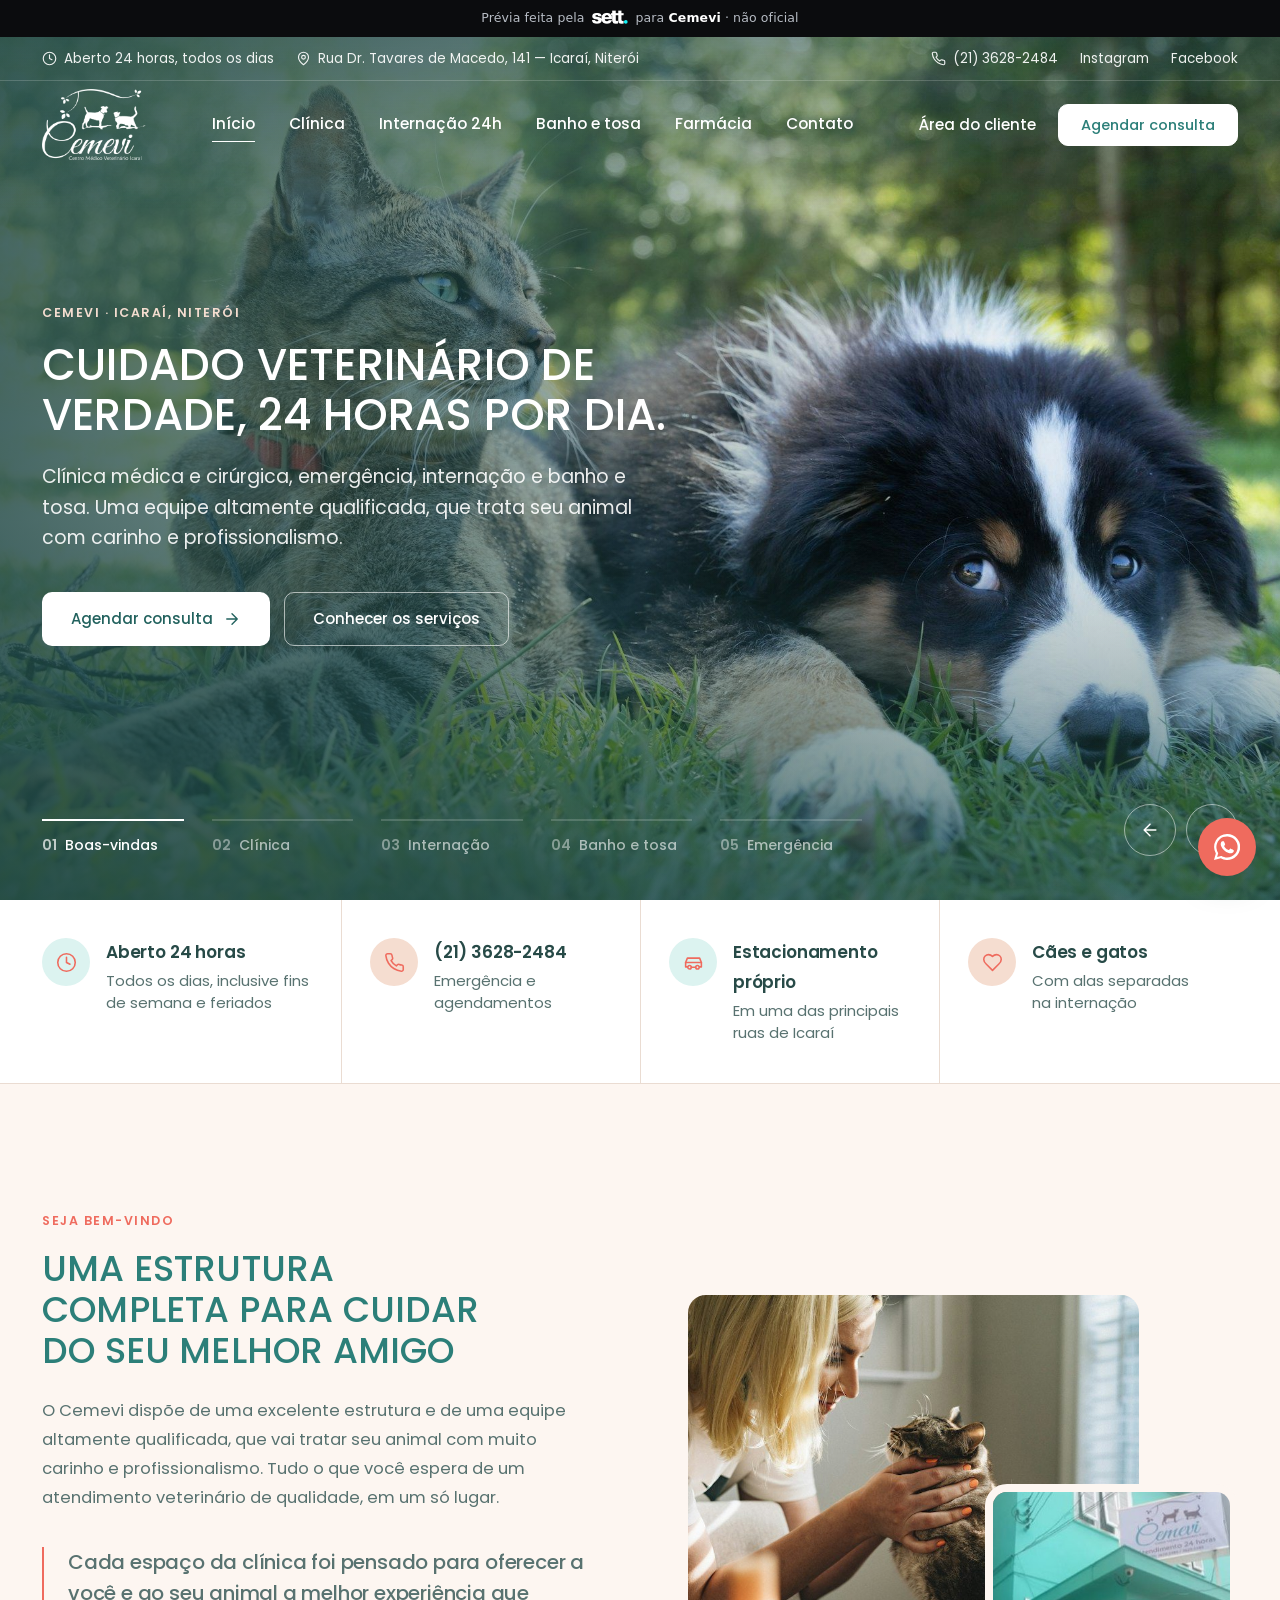
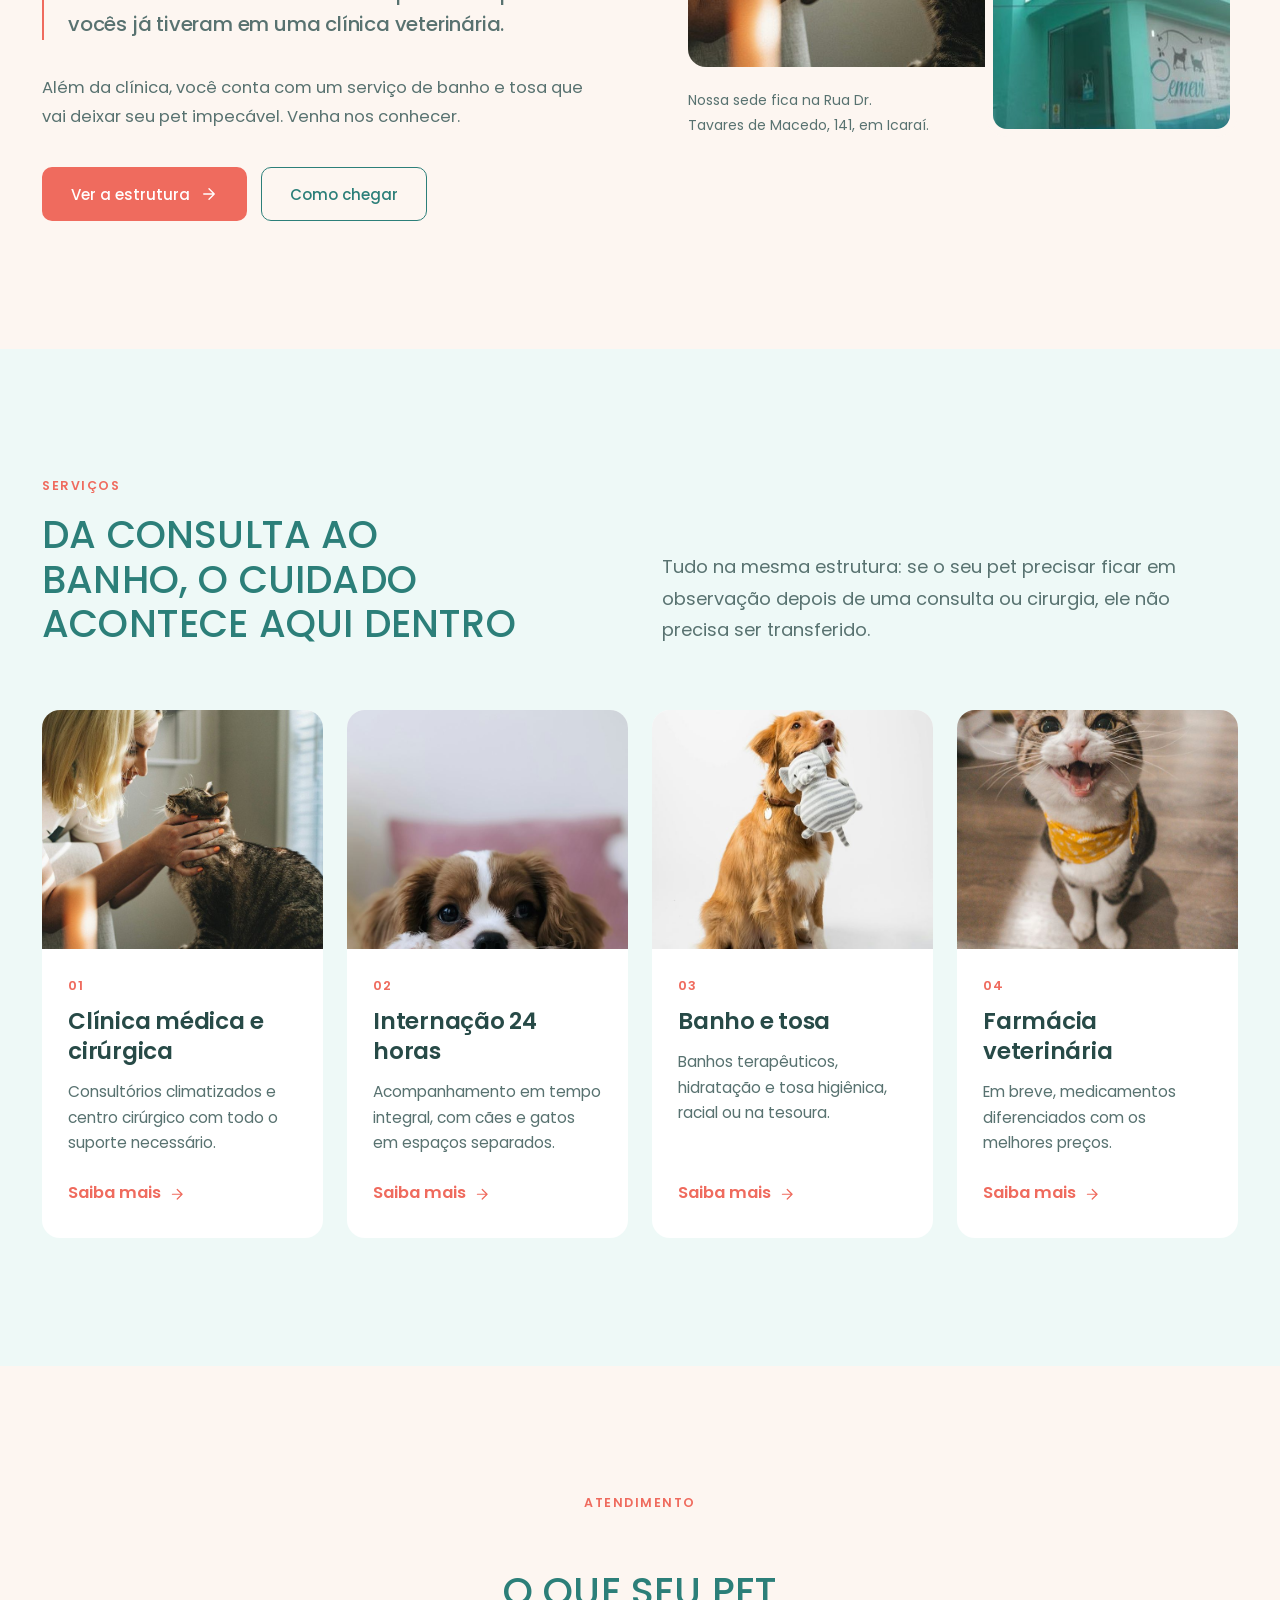
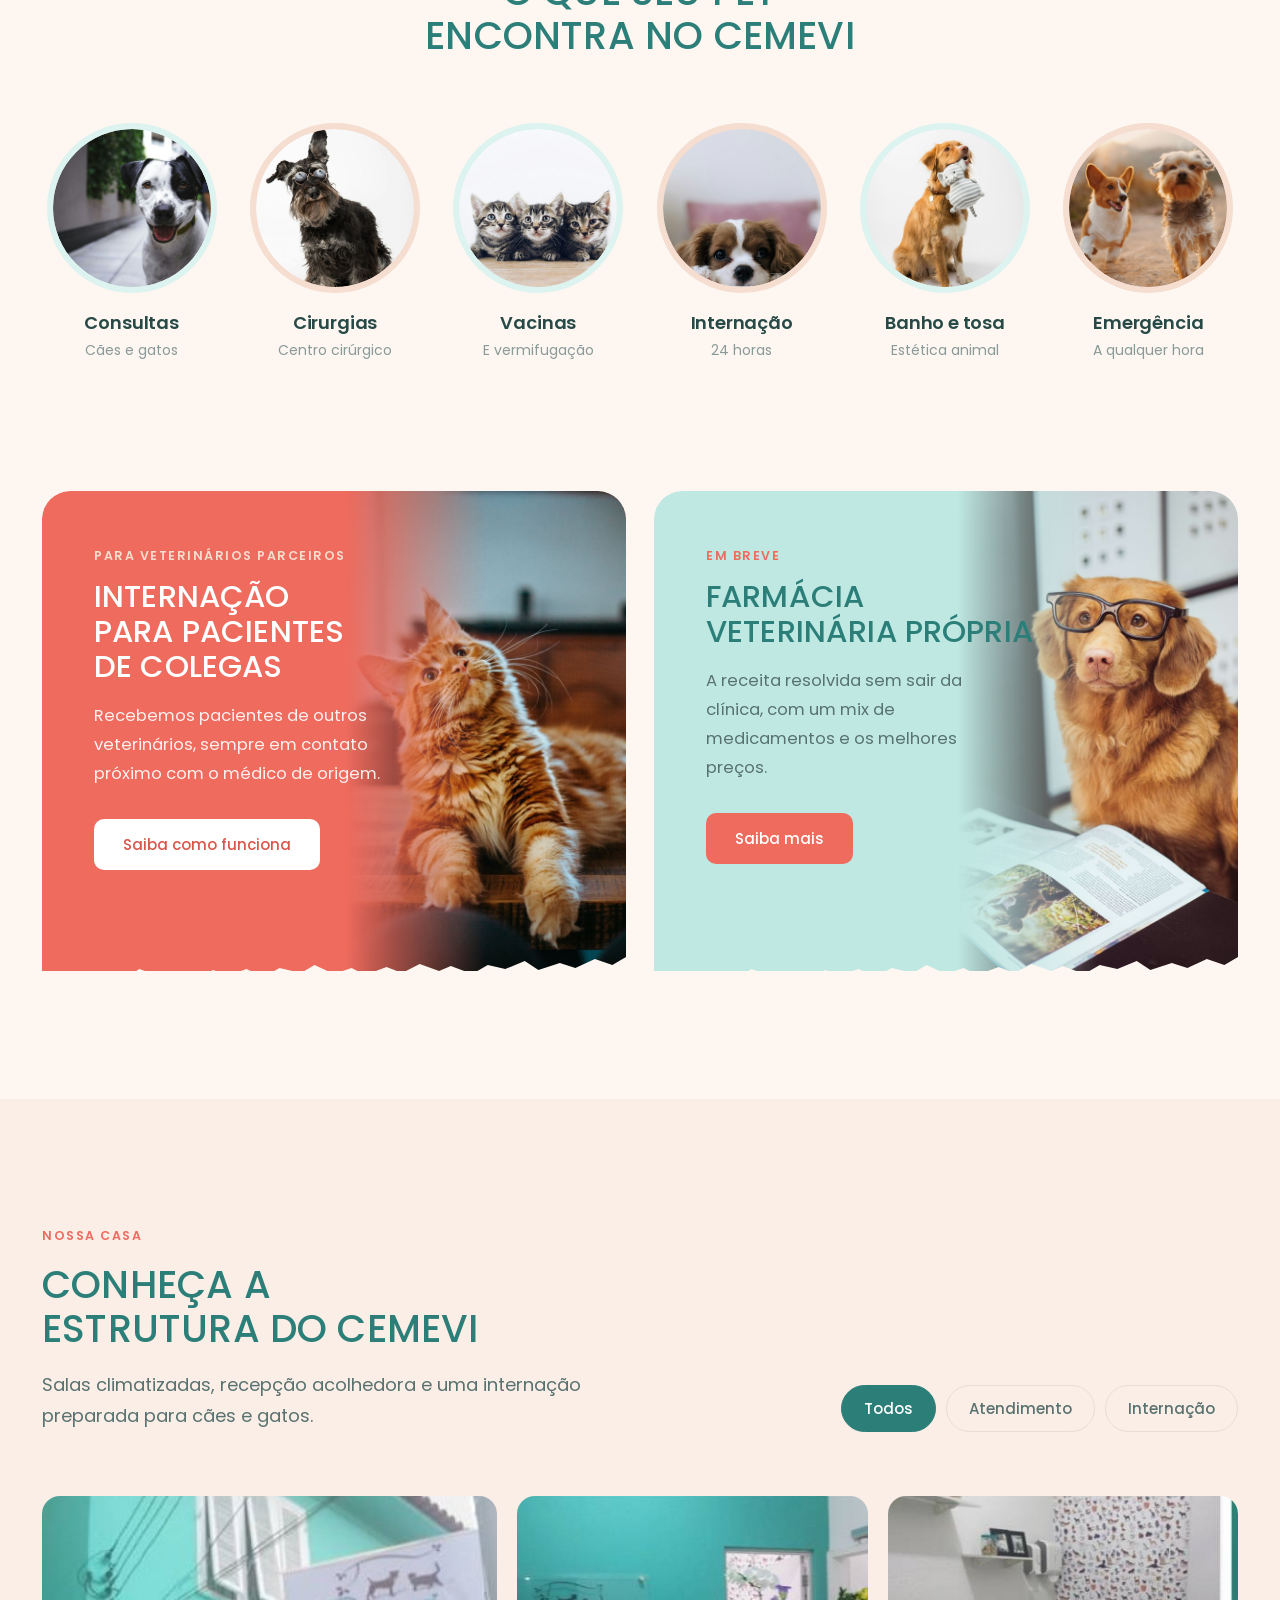
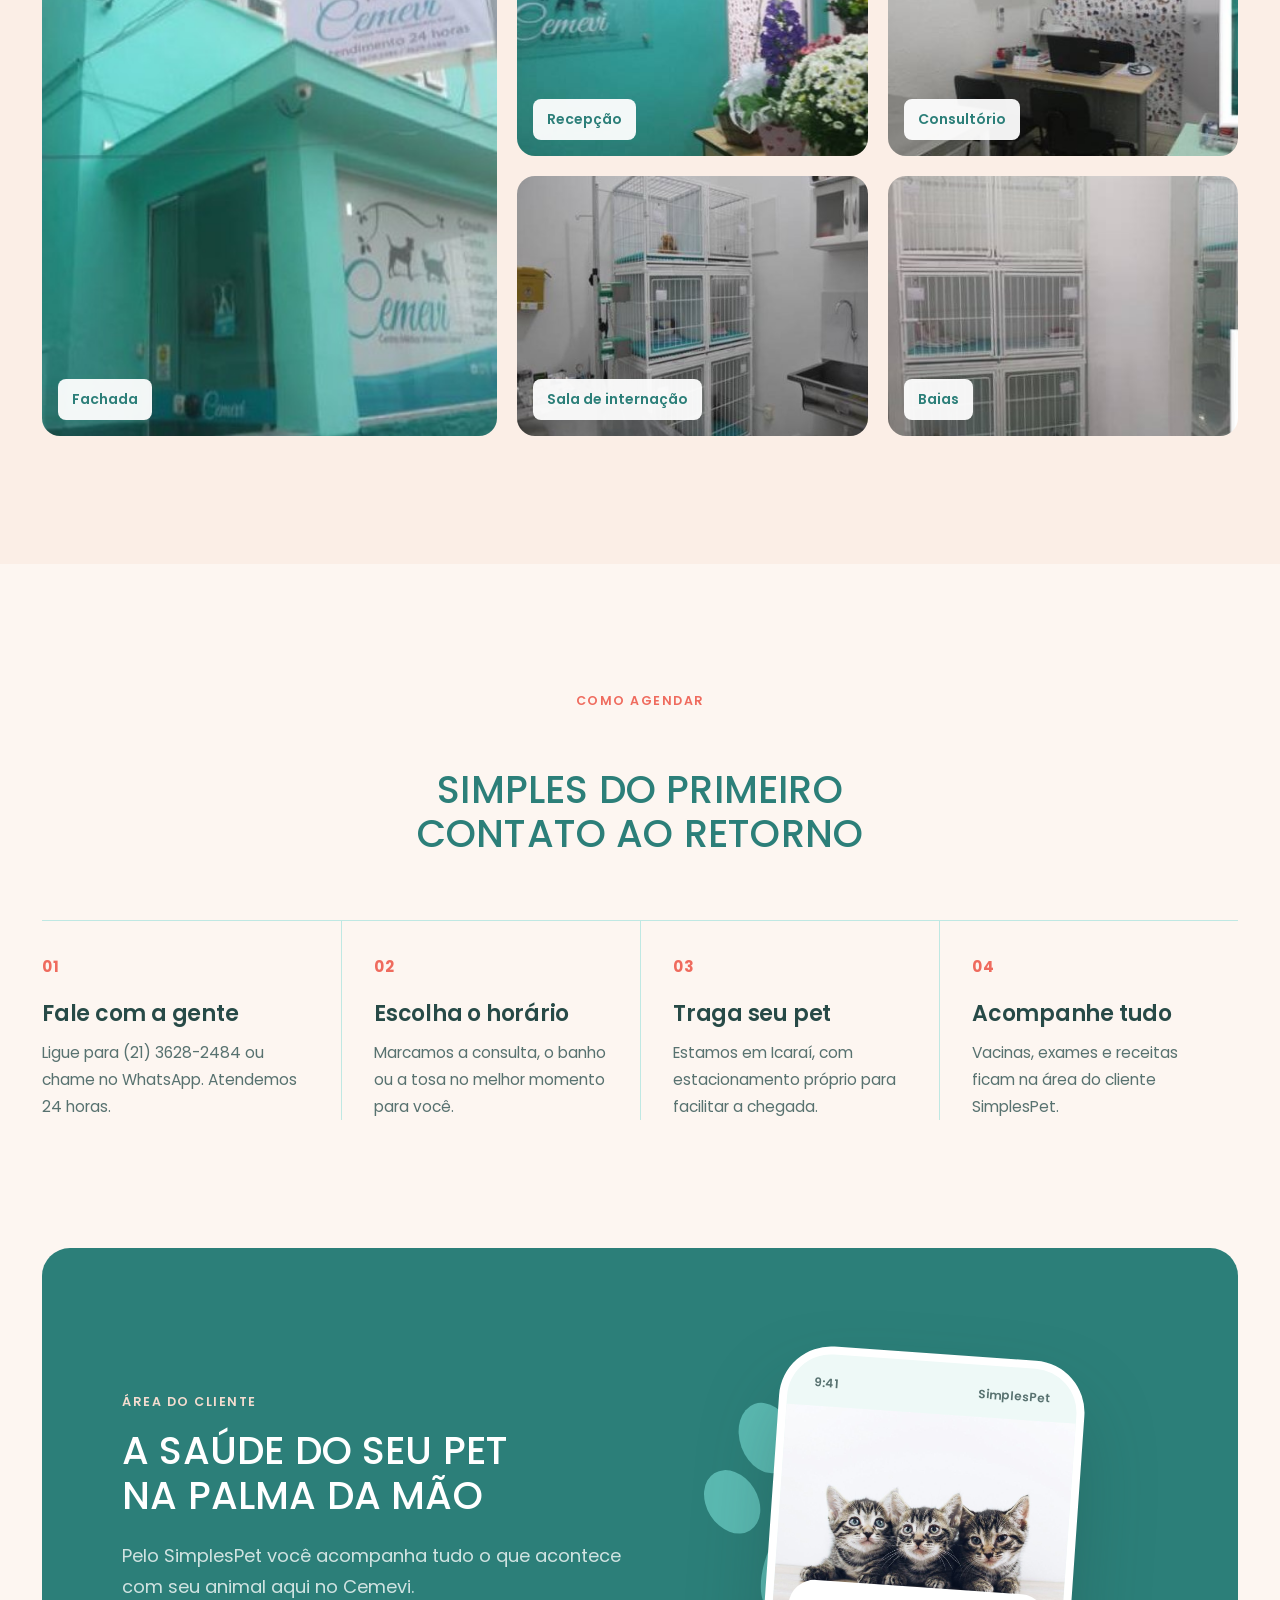
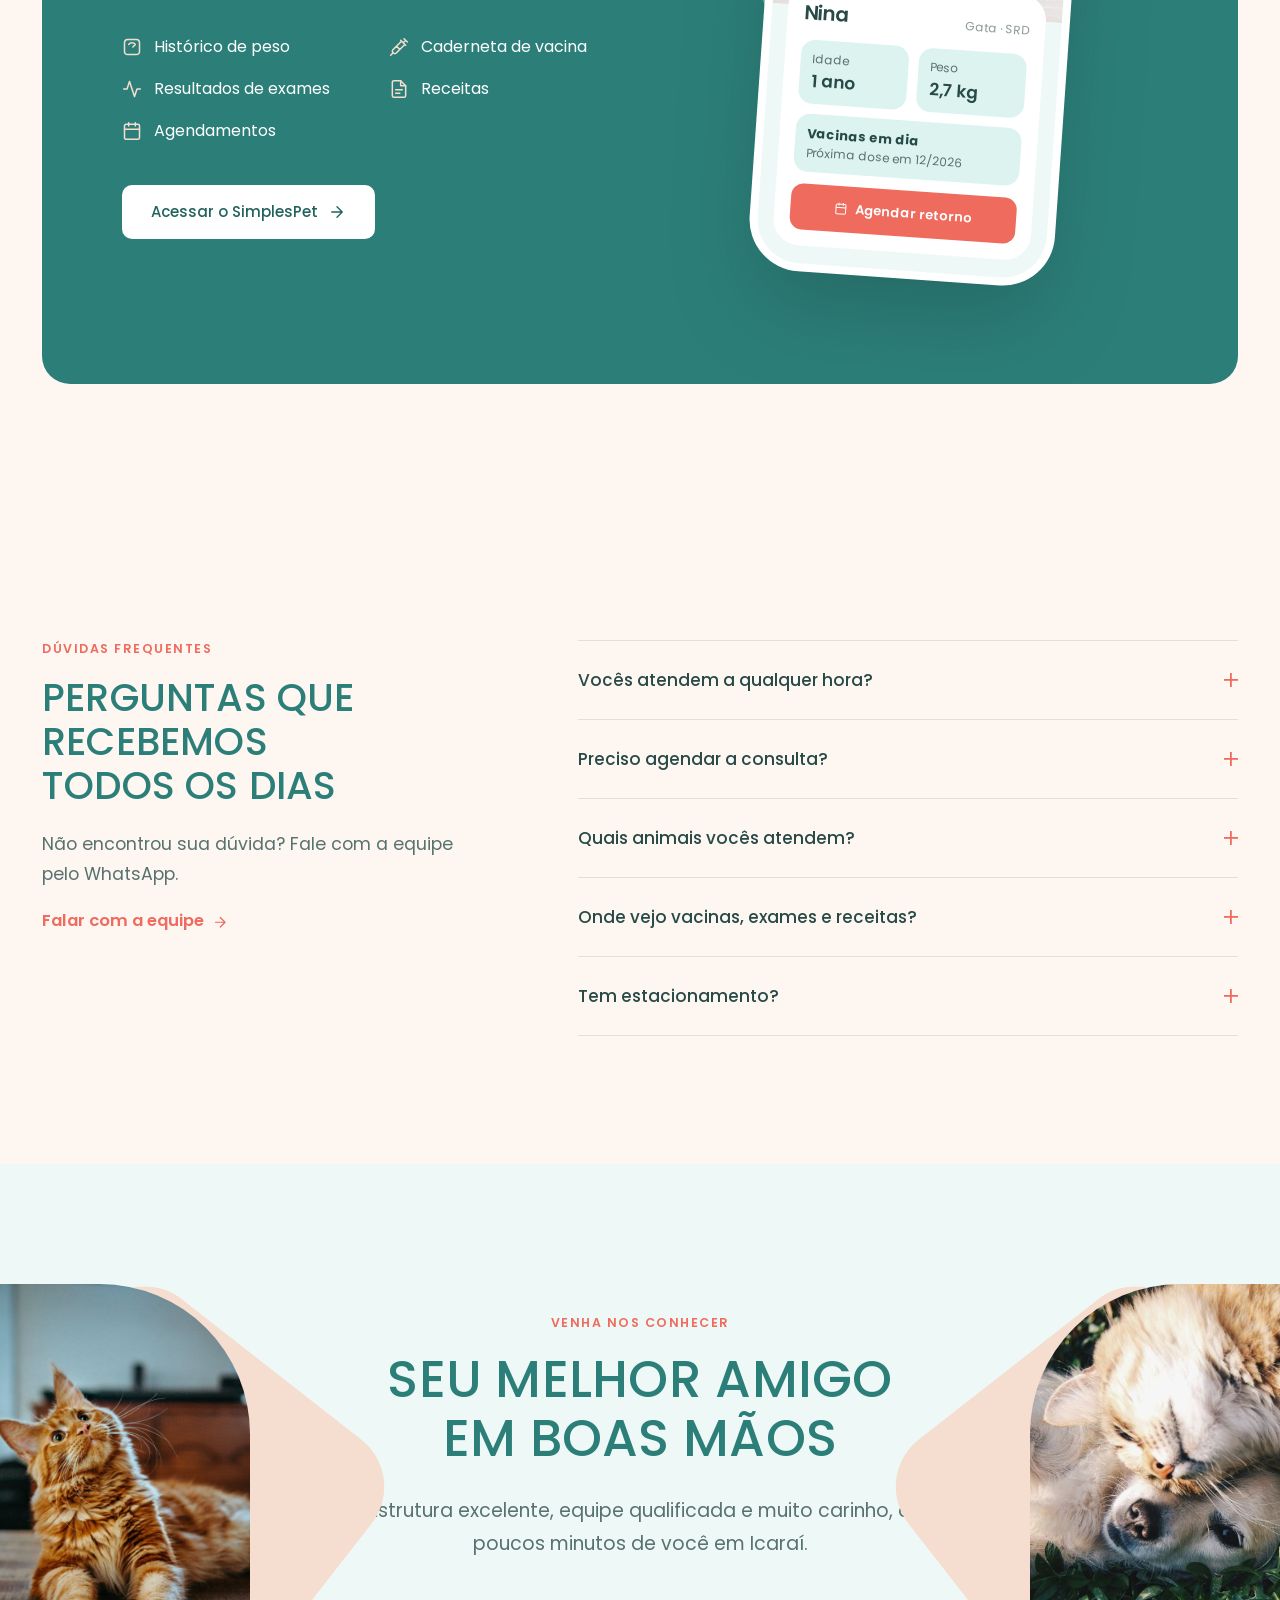
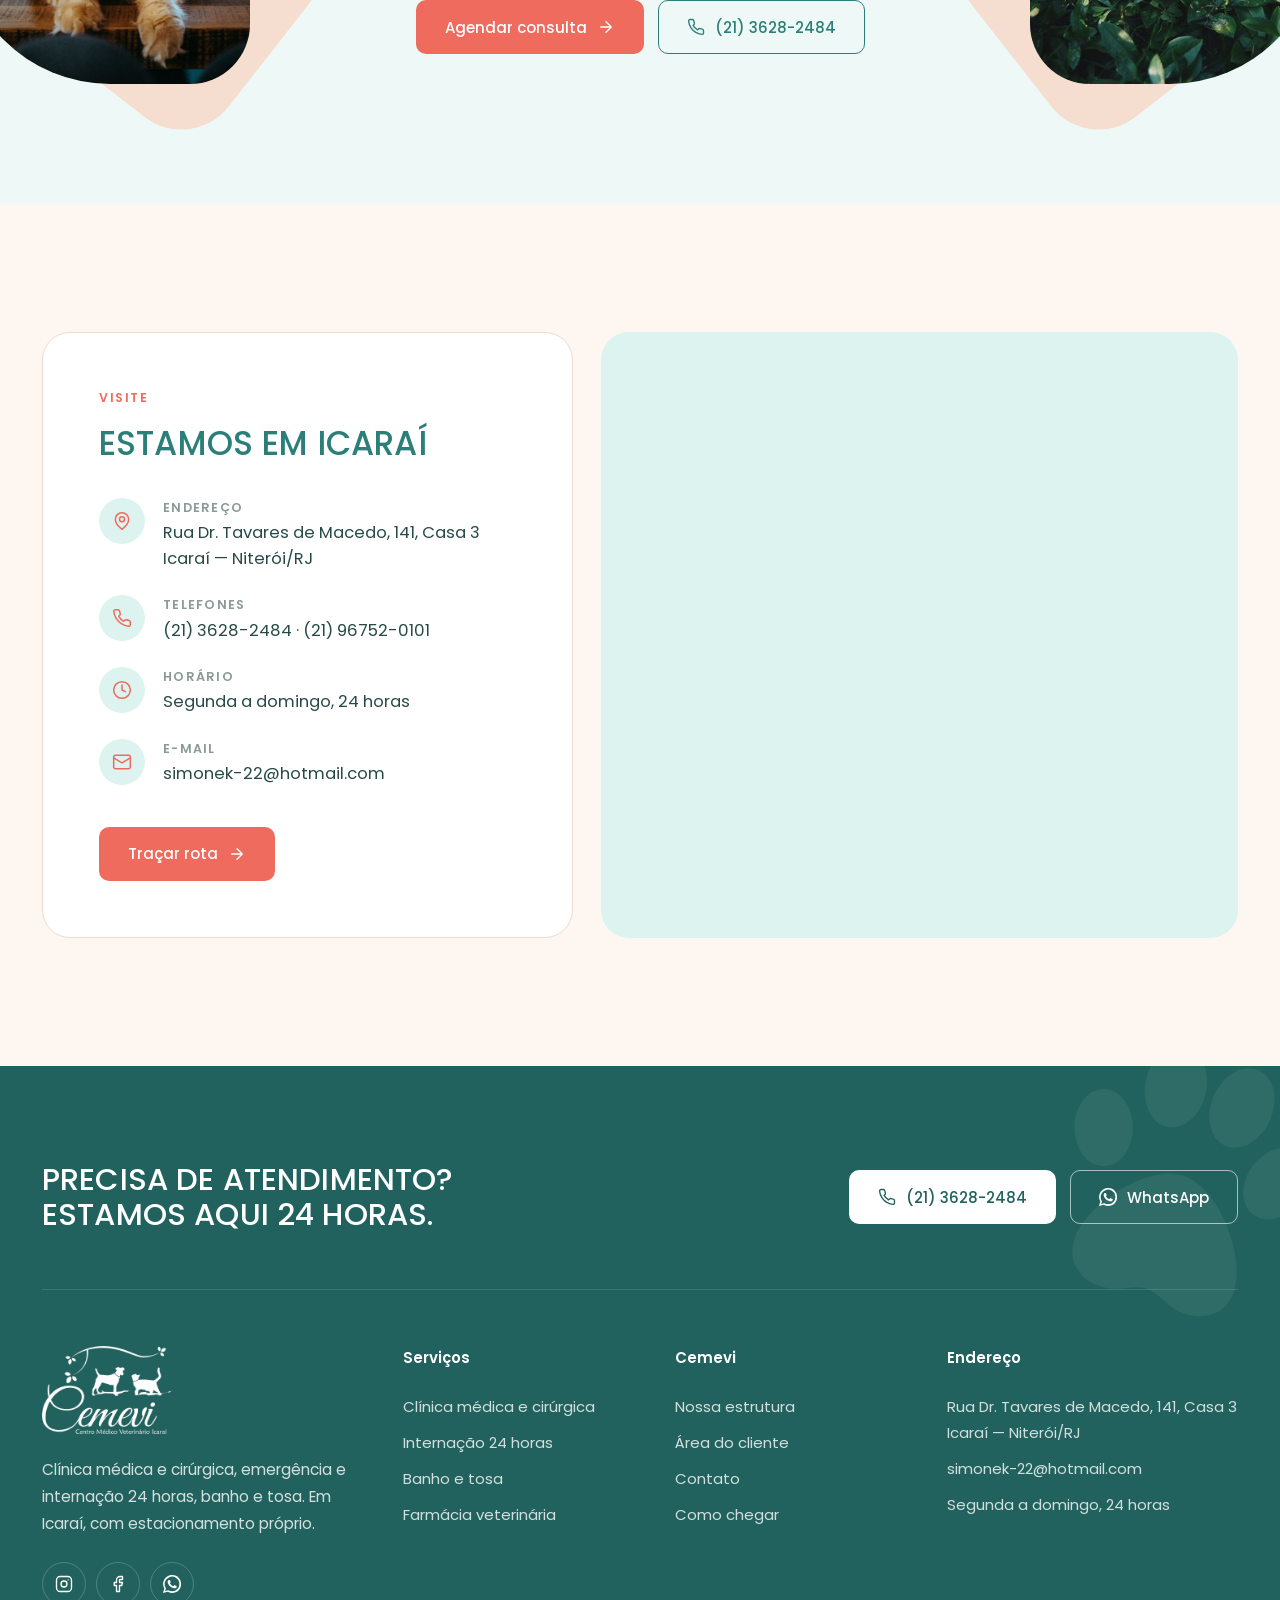
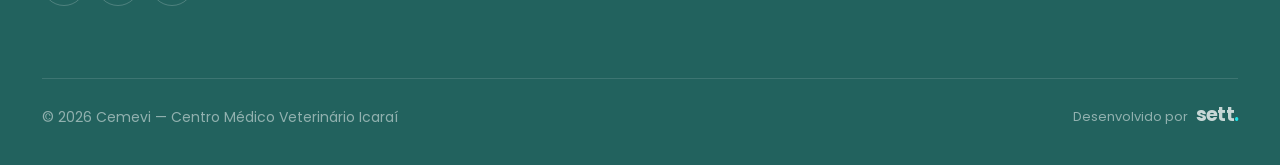
<file: home.html>
<!DOCTYPE html>
<html lang="pt-BR">
<head>
  <meta charset="UTF-8">
  <meta name="viewport" content="width=device-width, initial-scale=1.0, viewport-fit=cover">
  <meta name="description" content="Cemevi — Centro Médico Veterinário Icaraí. Clínica médica e cirúrgica, emergência e internação 24 horas, banho e tosa em Niterói/RJ.">
  <meta name="theme-color" content="#22625e">
  <title>Cemevi — Centro Médico Veterinário Icaraí | Clínica veterinária 24h em Niterói</title>
  <link rel="icon" type="image/png" href="img/logo.png">
  <link rel="preconnect" href="https://fonts.googleapis.com">
  <link rel="preconnect" href="https://fonts.gstatic.com" crossorigin>
  <link href="https://fonts.googleapis.com/css2?family=Poppins:ital,wght@0,400;0,500;0,600;0,700;1,400&display=swap" rel="stylesheet">
  <link rel="stylesheet" href="css/styles.css">
  <script>document.documentElement.classList.add('js', 'intro');</script>
</head>
<body>
  <div class="curtain" aria-hidden="true"><img src="img/logo-branco.png" alt="" width="120" height="82"></div>
<svg width="0" height="0" style="position:absolute" aria-hidden="true">
  <symbol id="i-phone" viewBox="0 0 24 24"><path d="M22 16.92v3a2 2 0 0 1-2.18 2 19.79 19.79 0 0 1-8.63-3.07 19.5 19.5 0 0 1-6-6 19.79 19.79 0 0 1-3.07-8.67A2 2 0 0 1 4.11 2h3a2 2 0 0 1 2 1.72c.13.96.36 1.9.7 2.81a2 2 0 0 1-.45 2.11L8.09 9.91a16 16 0 0 0 6 6l1.27-1.27a2 2 0 0 1 2.11-.45c.91.34 1.85.57 2.81.7A2 2 0 0 1 22 16.92z"/></symbol>
  <symbol id="i-clock" viewBox="0 0 24 24"><circle cx="12" cy="12" r="10"/><path d="M12 6v6l4 2"/></symbol>
  <symbol id="i-pin" viewBox="0 0 24 24"><path d="M20 10c0 6-8 12-8 12s-8-6-8-12a8 8 0 0 1 16 0Z"/><circle cx="12" cy="10" r="3"/></symbol>
  <symbol id="i-car" viewBox="0 0 24 24"><path d="M5 17H3v-5l2-5h14l2 5v5h-2"/><path d="M3 12h18"/><circle cx="7.5" cy="17.5" r="2"/><circle cx="16.5" cy="17.5" r="2"/><path d="M9.5 17.5h5"/></symbol>
  <symbol id="i-heart" viewBox="0 0 24 24"><path d="M19 14c1.49-1.46 3-3.21 3-5.5A5.5 5.5 0 0 0 16.5 3c-1.76 0-3 .5-4.5 2-1.5-1.5-2.74-2-4.5-2A5.5 5.5 0 0 0 2 8.5c0 2.3 1.5 4.05 3 5.5l7 7Z"/></symbol>
  <symbol id="i-steth" viewBox="0 0 24 24"><path d="M5 2H4a2 2 0 0 0-2 2v5a6 6 0 0 0 12 0V4a2 2 0 0 0-2-2h-1"/><path d="M8 15v1a6 6 0 0 0 12 0v-4"/><circle cx="20" cy="10" r="2"/></symbol>
  <symbol id="i-scissors" viewBox="0 0 24 24"><circle cx="6" cy="6" r="3"/><circle cx="6" cy="18" r="3"/><path d="M20 4 8.12 15.88M14.47 14.48 20 20M8.12 8.12 12 12"/></symbol>
  <symbol id="i-pill" viewBox="0 0 24 24"><path d="m10.5 20.5 10-10a4.95 4.95 0 1 0-7-7l-10 10a4.95 4.95 0 1 0 7 7Z"/><path d="m8.5 8.5 7 7"/></symbol>
  <symbol id="i-syringe" viewBox="0 0 24 24"><path d="m18 2 4 4M17 7l3-3M19 9 8.7 19.3a2.4 2.4 0 0 1-3.4 0l-.6-.6a2.4 2.4 0 0 1 0-3.4L15 5M9 11l4 4M5 19l-3 3M14 4l6 6"/></symbol>
  <symbol id="i-bed" viewBox="0 0 24 24"><path d="M2 4v16M2 8h18a2 2 0 0 1 2 2v10M2 17h20M6 8v9"/></symbol>
  <symbol id="i-pulse" viewBox="0 0 24 24"><path d="M22 12h-4l-3 9L9 3l-3 9H2"/></symbol>
  <symbol id="i-shield" viewBox="0 0 24 24"><path d="M12 22s8-4 8-10V5l-8-3-8 3v7c0 6 8 10 8 10z"/><path d="m9 12 2 2 4-4"/></symbol>
  <symbol id="i-arrow" viewBox="0 0 24 24"><path d="M5 12h14M12 5l7 7-7 7"/></symbol>
  <symbol id="i-cal" viewBox="0 0 24 24"><rect x="3" y="4" width="18" height="18" rx="2"/><path d="M16 2v4M8 2v4M3 10h18"/></symbol>
  <symbol id="i-file" viewBox="0 0 24 24"><path d="M14 2H6a2 2 0 0 0-2 2v16a2 2 0 0 0 2 2h12a2 2 0 0 0 2-2V8z"/><path d="M14 2v6h6M8 13h8M8 17h5"/></symbol>
  <symbol id="i-scale" viewBox="0 0 24 24"><rect x="3" y="3" width="18" height="18" rx="4"/><path d="M8 9a5 5 0 0 1 8 0l-3 3"/></symbol>
  <symbol id="i-drop" viewBox="0 0 24 24"><path d="M12 2.7 6.3 9.4a7 7 0 1 0 11.4 0z"/></symbol>
  <symbol id="i-sparkle" viewBox="0 0 24 24"><path d="M12 3v4M12 17v4M3 12h4M17 12h4M5.6 5.6l2.8 2.8M15.6 15.6l2.8 2.8M5.6 18.4l2.8-2.8M15.6 8.4l2.8-2.8"/></symbol>
  <symbol id="i-users" viewBox="0 0 24 24"><path d="M16 21v-2a4 4 0 0 0-4-4H6a4 4 0 0 0-4 4v2"/><circle cx="9" cy="7" r="4"/><path d="M22 21v-2a4 4 0 0 0-3-3.87M16 3.13a4 4 0 0 1 0 7.75"/></symbol>
  <symbol id="i-chat" viewBox="0 0 24 24"><path d="M21 11.5a8.4 8.4 0 0 1-.9 3.8 8.5 8.5 0 0 1-7.6 4.7 8.4 8.4 0 0 1-3.8-.9L3 21l1.9-5.7a8.4 8.4 0 0 1-.9-3.8 8.5 8.5 0 0 1 4.7-7.6 8.4 8.4 0 0 1 3.8-.9h.5a8.5 8.5 0 0 1 8 8z"/></symbol>
  <symbol id="i-mail" viewBox="0 0 24 24"><rect x="2" y="4" width="20" height="16" rx="2"/><path d="m22 7-10 6L2 7"/></symbol>
  <symbol id="i-ig" viewBox="0 0 24 24"><rect x="2" y="2" width="20" height="20" rx="5"/><circle cx="12" cy="12" r="4"/><path d="M17.5 6.5h.01"/></symbol>
  <symbol id="i-fb" viewBox="0 0 24 24"><path d="M18 2h-3a5 5 0 0 0-5 5v3H7v4h3v8h4v-8h3l1-4h-4V7a1 1 0 0 1 1-1h3z"/></symbol>
  <symbol id="i-wa" viewBox="0 0 24 24"><path d="M17.5 14.4c-.3-.1-1.7-.8-2-.9-.3-.1-.5-.1-.7.1-.2.3-.8.9-.9 1.1-.2.2-.3.2-.6.1-.3-.1-1.2-.5-2.3-1.4-.9-.8-1.4-1.7-1.6-2-.2-.3 0-.5.1-.6l.4-.5c.2-.2.2-.3.3-.5.1-.2 0-.4 0-.5l-.9-2.2c-.2-.6-.5-.5-.7-.5h-.6c-.2 0-.5.1-.8.4-.3.3-1 1-1 2.5s1.1 2.9 1.2 3.1c.1.2 2.1 3.2 5.1 4.5.7.3 1.3.5 1.7.6.7.2 1.4.2 1.9.1.6-.1 1.7-.7 2-1.4.2-.7.2-1.2.2-1.4-.1-.1-.3-.2-.6-.3zM12 21.8c-1.8 0-3.5-.5-5-1.4l-.4-.2-3.7 1 1-3.6-.2-.4A9.8 9.8 0 1 1 12 21.8zM12 0a12 12 0 0 0-10.3 18l-1.7 6 6.2-1.6A12 12 0 1 0 12 0z"/></symbol>
  <symbol id="i-paw" viewBox="0 0 24 24"><ellipse cx="5.2" cy="9.6" rx="2.2" ry="2.9" transform="rotate(-18 5.2 9.6)"/><ellipse cx="9.4" cy="5" rx="2.3" ry="3.1" transform="rotate(-6 9.4 5)"/><ellipse cx="14.6" cy="5" rx="2.3" ry="3.1" transform="rotate(6 14.6 5)"/><ellipse cx="18.8" cy="9.6" rx="2.2" ry="2.9" transform="rotate(18 18.8 9.6)"/><path d="M12 11.2c-2.9 0-6.3 4.4-6.3 7 0 1.9 1.4 2.8 3 2.8 1.4 0 2.2-.9 3.3-.9s1.9.9 3.3.9c1.6 0 3-.9 3-2.8 0-2.6-3.4-7-6.3-7z"/></symbol>
  <symbol id="i-check" viewBox="0 0 24 24"><path d="M20 6 9 17l-5-5"/></symbol>
</svg>

  <header class="header">
    <p class="sett-faixa">Prévia feita pela <a href="https://www.sett.company/" target="_blank" rel="noopener"><img src="img/sett-branco.png" alt="Sett" width="254" height="96"></a> para <b>Cemevi</b> · não oficial</p>
    <div class="topbar">
      <div class="wrap">
        <div class="topbar-l">
          <span><svg class="ico" aria-hidden="true"><use href="#i-clock"/></svg>Aberto 24 horas, todos os dias</span>
          <span class="hide-md"><svg class="ico" aria-hidden="true"><use href="#i-pin"/></svg>Rua Dr. Tavares de Macedo, 141 — Icaraí, Niterói</span>
        </div>
        <div class="topbar-r">
          <a href="tel:+552136282484"><svg class="ico" aria-hidden="true"><use href="#i-phone"/></svg>(21) 3628-2484</a>
          <a href="https://www.instagram.com/cemeviniteroi" target="_blank" rel="noopener">Instagram</a>
          <a href="https://www.facebook.com/cemeviniteroi" target="_blank" rel="noopener">Facebook</a>
        </div>
      </div>
    </div>
    <div class="bar">
      <div class="wrap">
        <a href="home.html" class="brand" aria-label="Cemevi — página inicial">
          <img class="logo-white" src="img/logo-branco.png" alt="" width="104" height="71">
          <img class="logo-color" src="img/logo.png" alt="Cemevi — Centro Médico Veterinário Icaraí" width="104" height="71">
        </a>
        <nav class="nav" id="nav" aria-label="Principal">
          <ul>
            <li><a href="home.html" class="active" aria-current="page">Início</a></li>
            <li><a href="clinica-veterinaria.html">Clínica</a></li>
            <li><a href="internacao-24-horas.html">Internação 24h</a></li>
            <li><a href="banho-e-tosa.html">Banho e tosa</a></li>
            <li><a href="farmacia-veterinaria.html">Farmácia</a></li>
            <li><a href="contato.html">Contato</a></li>
          </ul>
          <div class="nav-extra">
            <a href="tel:+552136282484">(21) 3628-2484 · aberto 24 horas</a>
            <span>Rua Dr. Tavares de Macedo, 141 — Icaraí, Niterói</span>
            <a class="btn btn-light" href="http://meu.simplespet.com.br/#/access/login?a=centro-medico-veterinario-icar" target="_blank" rel="noopener">Área do cliente</a>
          </div>
        </nav>
        <div class="header-actions">
          <a class="header-link" href="http://meu.simplespet.com.br/#/access/login?a=centro-medico-veterinario-icar" target="_blank" rel="noopener">Área do cliente</a>
          <a class="btn btn-onphoto" href="contato.html">Agendar consulta</a>
          <button class="menu-btn" aria-expanded="false" aria-controls="nav"><span class="menu-label">Menu</span><span class="menu-lines"></span></button>
        </div>
      </div>
    </div>
  </header>

  <main>

  <section class="slider" aria-roledescription="carrossel" aria-label="Destaques do Cemevi" tabindex="-1">
    <div class="slide is-active" role="group" aria-roledescription="slide" aria-label="1 de 5">
      <img class="slide-img" src="img/slide-caes-gatos.jpg" alt="" style="object-position:50% 60%" fetchpriority="high">
      <div class="slide-content">
        <div class="wrap">
          <div class="slide-text">
            <span class="kicker">Cemevi · Icaraí, Niterói</span>
            <h1>Cuidado veterinário de verdade, 24 horas por dia.</h1>
            <p>Clínica médica e cirúrgica, emergência, internação e banho e tosa. Uma equipe altamente qualificada, que trata seu animal com carinho e profissionalismo.</p>
            <div class="slide-actions"><a href="contato.html" class="btn btn-light">Agendar consulta <svg class="ico ico-arrow" aria-hidden="true"><use href="#i-arrow"/></svg></a><a href="#servicos" class="btn btn-ghost">Conhecer os serviços</a></div>
          </div>
        </div>
      </div>
    </div>
    <div class="slide" role="group" aria-roledescription="slide" aria-label="2 de 5">
      <img class="slide-img" src="img/slide-clinica.jpg" alt="" style="object-position:60% 40%" loading="lazy">
      <div class="slide-content">
        <div class="wrap">
          <div class="slide-text">
            <span class="kicker">Clínica médica e cirúrgica</span>
            <h2 class="slide-title">Consultórios climatizados e centro cirúrgico completo.</h2>
            <p>Salas de atendimento confortáveis e todo o suporte para procedimentos em padrão de excelência.</p>
            <div class="slide-actions"><a href="clinica-veterinaria.html" class="btn btn-light">Conhecer a clínica <svg class="ico ico-arrow" aria-hidden="true"><use href="#i-arrow"/></svg></a><a href="contato.html" class="btn btn-ghost">Agendar</a></div>
          </div>
        </div>
      </div>
    </div>
    <div class="slide" role="group" aria-roledescription="slide" aria-label="3 de 5">
      <img class="slide-img" src="img/slide-internacao.jpg" alt="" style="object-position:50% 60%" loading="lazy">
      <div class="slide-content">
        <div class="wrap">
          <div class="slide-text">
            <span class="kicker">Internação 24 horas</span>
            <h2 class="slide-title">Acompanhamento em tempo integral, dia e noite.</h2>
            <p>Instalações separadas para cães e gatos e muitas doses de carinho para acelerar a recuperação.</p>
            <div class="slide-actions"><a href="internacao-24-horas.html" class="btn btn-light">Sobre a internação <svg class="ico ico-arrow" aria-hidden="true"><use href="#i-arrow"/></svg></a><a href="tel:+552136282484" class="btn btn-ghost"><svg class="ico" aria-hidden="true"><use href="#i-phone"/></svg> Ligar agora</a></div>
          </div>
        </div>
      </div>
    </div>
    <div class="slide" role="group" aria-roledescription="slide" aria-label="4 de 5">
      <img class="slide-img" src="img/slide-banho.jpg" alt="" style="object-position:60% 35%" loading="lazy">
      <div class="slide-content">
        <div class="wrap">
          <div class="slide-text">
            <span class="kicker">Banho e tosa</span>
            <h2 class="slide-title">Seu pet limpo, confortável e bem cuidado.</h2>
            <p>Banhos terapêuticos, hidratação e tosa higiênica, padrão racial ou na tesoura.</p>
            <div class="slide-actions"><a href="banho-e-tosa.html" class="btn btn-light">Ver banho e tosa <svg class="ico ico-arrow" aria-hidden="true"><use href="#i-arrow"/></svg></a><a href="https://wa.me/5521967520101" target="_blank" rel="noopener" class="btn btn-ghost"><svg class="ico ico-fill" aria-hidden="true"><use href="#i-wa"/></svg> WhatsApp</a></div>
          </div>
        </div>
      </div>
    </div>
    <div class="slide" role="group" aria-roledescription="slide" aria-label="5 de 5">
      <img class="slide-img" src="img/slide-carinho.jpg" alt="" style="object-position:50% 35%" loading="lazy">
      <div class="slide-content">
        <div class="wrap">
          <div class="slide-text">
            <span class="kicker">Emergência</span>
            <h2 class="slide-title">Aberto agora. A qualquer hora, todos os dias.</h2>
            <p>Se o seu pet precisa de atendimento urgente, ligue e venha direto. Temos estacionamento próprio.</p>
            <div class="slide-actions"><a href="tel:+552136282484" class="btn btn-light"><svg class="ico" aria-hidden="true"><use href="#i-phone"/></svg> Ligar agora</a><a href="https://www.google.com/maps/dir/?api=1&destination=Rua+Dr.+Tavares+de+Macedo,+141,+Icara%C3%AD,+Niter%C3%B3i+-+RJ" target="_blank" rel="noopener" class="btn btn-ghost">Como chegar</a></div>
          </div>
        </div>
      </div>
    </div>
    <div class="slider-ui">
      <div class="wrap">
        <div class="slider-tabs">
          <button class="slider-tab" type="button"><span class="track"><i></i></span><b>01</b>Boas-vindas</button>
          <button class="slider-tab" type="button"><span class="track"><i></i></span><b>02</b>Clínica</button>
          <button class="slider-tab" type="button"><span class="track"><i></i></span><b>03</b>Internação</button>
          <button class="slider-tab" type="button"><span class="track"><i></i></span><b>04</b>Banho e tosa</button>
          <button class="slider-tab" type="button"><span class="track"><i></i></span><b>05</b>Emergência</button>
        </div>
        <div class="slider-dots"><button class="slider-dot" type="button" aria-label="Slide 1"></button><button class="slider-dot" type="button" aria-label="Slide 2"></button><button class="slider-dot" type="button" aria-label="Slide 3"></button><button class="slider-dot" type="button" aria-label="Slide 4"></button><button class="slider-dot" type="button" aria-label="Slide 5"></button></div>
        <div class="slider-arrows">
          <button class="slider-arrow prev" type="button" aria-label="Anterior"><svg class="ico" aria-hidden="true"><use href="#i-arrow"/></svg></button>
          <button class="slider-arrow next" type="button" aria-label="Próximo"><svg class="ico" aria-hidden="true"><use href="#i-arrow"/></svg></button>
        </div>
      </div>
    </div>
  </section>

  <section class="facts">
    <div class="wrap">
      <div class="fact"><span class="fact-ico"><svg class="ico" aria-hidden="true"><use href="#i-clock"/></svg></span><div><b>Aberto 24 horas</b><span>Todos os dias, inclusive fins de semana e feriados</span></div></div>
      <div class="fact"><span class="fact-ico"><svg class="ico" aria-hidden="true"><use href="#i-phone"/></svg></span><div><b><a href="tel:+552136282484">(21) 3628-2484</a></b><span>Emergência e agendamentos</span></div></div>
      <div class="fact"><span class="fact-ico"><svg class="ico" aria-hidden="true"><use href="#i-car"/></svg></span><div><b>Estacionamento próprio</b><span>Em uma das principais ruas de Icaraí</span></div></div>
      <div class="fact"><span class="fact-ico"><svg class="ico" aria-hidden="true"><use href="#i-heart"/></svg></span><div><b>Cães e gatos</b><span>Com alas separadas na internação</span></div></div>
    </div>
  </section>

  <section class="section">
    <div class="wrap split">
      <div class="reveal">
        <span class="kicker">Seja bem-vindo</span>
        <h2>Uma estrutura completa para cuidar do seu melhor amigo</h2>
        <p>O Cemevi dispõe de uma excelente estrutura e de uma equipe altamente qualificada, que vai tratar seu animal com muito carinho e profissionalismo. Tudo o que você espera de um atendimento veterinário de qualidade, em um só lugar.</p>
        <p class="quote">Cada espaço da clínica foi pensado para oferecer a você e ao seu animal a melhor experiência que vocês já tiveram em uma clínica veterinária.</p>
        <p>Além da clínica, você conta com um serviço de banho e tosa que vai deixar seu pet impecável. Venha nos conhecer.</p>
        <div class="split-actions">
          <a href="#estrutura" class="btn btn-primary">Ver a estrutura <svg class="ico ico-arrow" aria-hidden="true"><use href="#i-arrow"/></svg></a>
          <a href="https://www.google.com/maps/dir/?api=1&destination=Rua+Dr.+Tavares+de+Macedo,+141,+Icara%C3%AD,+Niter%C3%B3i+-+RJ" target="_blank" rel="noopener" class="btn btn-outline">Como chegar</a>
        </div>
      </div>
      <div class="duo reveal">
        <img src="img/vet-gato.jpg" alt="Veterinária examinando um gato" loading="lazy">
        <img src="img/fachada.jpg" alt="Fachada do Cemevi em Icaraí" loading="lazy">
        <p class="duo-note">Nossa sede fica na Rua Dr. Tavares de Macedo, 141, em Icaraí.</p>
      </div>
    </div>
  </section>

  <section class="section section-tint" id="servicos">
    <div class="wrap">
      <div class="head reveal">
        <div>
          <span class="kicker">Serviços</span>
          <h2>Da consulta ao banho, o cuidado acontece aqui dentro</h2>
        </div>
        <p>Tudo na mesma estrutura: se o seu pet precisar ficar em observação depois de uma consulta ou cirurgia, ele não precisa ser transferido.</p>
      </div>
      <div class="services">
        <a class="service reveal" href="clinica-veterinaria.html">
          <div class="service-img"><img src="img/vet-gato.jpg" alt="" loading="lazy"></div>
          <div class="service-body"><span class="service-num">01</span><h3>Clínica médica e cirúrgica</h3><p>Consultórios climatizados e centro cirúrgico com todo o suporte necessário.</p><span class="link">Saiba mais <svg class="ico" aria-hidden="true"><use href="#i-arrow"/></svg></span></div>
        </a>
        <a class="service reveal" href="internacao-24-horas.html">
          <div class="service-img"><img src="img/cat-internacao.jpg" alt="" loading="lazy"></div>
          <div class="service-body"><span class="service-num">02</span><h3>Internação 24 horas</h3><p>Acompanhamento em tempo integral, com cães e gatos em espaços separados.</p><span class="link">Saiba mais <svg class="ico" aria-hidden="true"><use href="#i-arrow"/></svg></span></div>
        </a>
        <a class="service reveal" href="banho-e-tosa.html">
          <div class="service-img"><img src="img/cat-banho.jpg" alt="" loading="lazy"></div>
          <div class="service-body"><span class="service-num">03</span><h3>Banho e tosa</h3><p>Banhos terapêuticos, hidratação e tosa higiênica, racial ou na tesoura.</p><span class="link">Saiba mais <svg class="ico" aria-hidden="true"><use href="#i-arrow"/></svg></span></div>
        </a>
        <a class="service reveal" href="farmacia-veterinaria.html">
          <div class="service-img"><img src="img/cat-farmacia.jpg" alt="" loading="lazy"></div>
          <div class="service-body"><span class="service-num">04</span><h3>Farmácia veterinária</h3><p>Em breve, medicamentos diferenciados com os melhores preços.</p><span class="link">Saiba mais <svg class="ico" aria-hidden="true"><use href="#i-arrow"/></svg></span></div>
        </a>
      </div>
    </div>
  </section>

  <section class="section">
    <div class="wrap">
      <div class="head head-center reveal">
        <span class="kicker">Atendimento</span>
        <h2>O que seu pet encontra no Cemevi</h2>
      </div>
      <div class="cats">
        <a class="cat reveal" href="clinica-veterinaria.html"><div class="cat-img"><img src="img/cat-consultas.jpg" alt="" loading="lazy"></div><h3>Consultas</h3><span>Cães e gatos</span></a>
        <a class="cat reveal" href="clinica-veterinaria.html"><div class="cat-img"><img src="img/schnauzer.jpg" alt="" loading="lazy"></div><h3>Cirurgias</h3><span>Centro cirúrgico</span></a>
        <a class="cat reveal" href="clinica-veterinaria.html"><div class="cat-img"><img src="img/cat-vacinas.jpg" alt="" loading="lazy"></div><h3>Vacinas</h3><span>E vermifugação</span></a>
        <a class="cat reveal" href="internacao-24-horas.html"><div class="cat-img"><img src="img/cavalier.jpg" alt="" loading="lazy"></div><h3>Internação</h3><span>24 horas</span></a>
        <a class="cat reveal" href="banho-e-tosa.html"><div class="cat-img"><img src="img/cat-banho.jpg" alt="" loading="lazy"></div><h3>Banho e tosa</h3><span>Estética animal</span></a>
        <a class="cat reveal" href="internacao-24-horas.html"><div class="cat-img"><img src="img/dois-caes.jpg" alt="" loading="lazy"></div><h3>Emergência</h3><span>A qualquer hora</span></a>
      </div>
    </div>
  </section>

  <section class="section" style="padding-top:0">
    <div class="wrap twins">
      <div class="twin twin-dark reveal">
        <span class="kicker">Para veterinários parceiros</span>
        <h2>Internação para pacientes de colegas</h2>
        <p>Recebemos pacientes de outros veterinários, sempre em contato próximo com o médico de origem.</p>
        <a href="internacao-24-horas.html" class="btn btn-light">Saiba como funciona</a>
        <img src="img/gato-laranja.jpg" alt="" loading="lazy">
      </div>
      <div class="twin twin-light reveal">
        <span class="kicker">Em breve</span>
        <h2>Farmácia veterinária própria</h2>
        <p>A receita resolvida sem sair da clínica, com um mix de medicamentos e os melhores preços.</p>
        <a href="farmacia-veterinaria.html" class="btn btn-primary">Saiba mais</a>
        <img src="img/cao-oculos.jpg" alt="" loading="lazy">
      </div>
    </div>
  </section>

  <section class="section section-white" id="estrutura">
    <div class="wrap">
      <div class="head reveal">
        <div>
          <span class="kicker">Nossa casa</span>
          <h2>Conheça a estrutura do Cemevi</h2>
          <p>Salas climatizadas, recepção acolhedora e uma internação preparada para cães e gatos.</p>
        </div>
        <div class="chips" role="group" aria-label="Filtrar fotos">
          <button class="chip active" data-filter="all" aria-pressed="true">Todos</button>
          <button class="chip" data-filter="atendimento" aria-pressed="false">Atendimento</button>
          <button class="chip" data-filter="internacao" aria-pressed="false">Internação</button>
        </div>
      </div>
      <div class="gallery">
        <figure class="shot reveal" data-cat="atendimento"><img src="img/fachada.jpg" alt="Fachada do Cemevi" loading="lazy"><figcaption>Fachada</figcaption></figure>
        <figure class="shot reveal" data-cat="atendimento"><img src="img/recepcao.jpg" alt="Recepção" loading="lazy"><figcaption>Recepção</figcaption></figure>
        <figure class="shot reveal" data-cat="atendimento"><img src="img/consultorio.jpg" alt="Consultório" loading="lazy"><figcaption>Consultório</figcaption></figure>
        <figure class="shot reveal" data-cat="internacao"><img src="img/internacao-b.jpg" alt="Sala de internação" loading="lazy"><figcaption>Sala de internação</figcaption></figure>
        <figure class="shot reveal" data-cat="internacao"><img src="img/internacao-a.jpg" alt="Baias da internação" loading="lazy"><figcaption>Baias</figcaption></figure>
      </div>
    </div>
  </section>

  <section class="section">
    <div class="wrap">
      <div class="head head-center reveal">
        <span class="kicker">Como agendar</span>
        <h2>Simples do primeiro contato ao retorno</h2>
      </div>
      <div class="steps">
        <div class="step reveal"><h3>Fale com a gente</h3><p>Ligue para (21) 3628-2484 ou chame no WhatsApp. Atendemos 24 horas.</p></div>
        <div class="step reveal"><h3>Escolha o horário</h3><p>Marcamos a consulta, o banho ou a tosa no melhor momento para você.</p></div>
        <div class="step reveal"><h3>Traga seu pet</h3><p>Estamos em Icaraí, com estacionamento próprio para facilitar a chegada.</p></div>
        <div class="step reveal"><h3>Acompanhe tudo</h3><p>Vacinas, exames e receitas ficam na área do cliente SimplesPet.</p></div>
      </div>
    </div>
  </section>

  <section class="section" style="padding-top:0">
    <div class="wrap">
      <div class="app reveal">
        <div class="app-copy">
          <span class="kicker">Área do cliente</span>
          <h2>A saúde do seu pet na palma da mão</h2>
          <p>Pelo SimplesPet você acompanha tudo o que acontece com seu animal aqui no Cemevi.</p>
          <ul class="app-list">
            <li><svg class="ico" aria-hidden="true"><use href="#i-scale"/></svg> Histórico de peso</li>
            <li><svg class="ico" aria-hidden="true"><use href="#i-syringe"/></svg> Caderneta de vacina</li>
            <li><svg class="ico" aria-hidden="true"><use href="#i-pulse"/></svg> Resultados de exames</li>
            <li><svg class="ico" aria-hidden="true"><use href="#i-file"/></svg> Receitas</li>
            <li><svg class="ico" aria-hidden="true"><use href="#i-cal"/></svg> Agendamentos</li>
          </ul>
          <a href="http://meu.simplespet.com.br/#/access/login?a=centro-medico-veterinario-icar" target="_blank" rel="noopener" class="btn btn-light">Acessar o SimplesPet <svg class="ico ico-arrow" aria-hidden="true"><use href="#i-arrow"/></svg></a>
        </div>
        <div class="app-stage" aria-hidden="true">
          <svg class="bigpaw ico-fill" viewBox="0 0 24 24"><use href="#i-paw"/></svg>
          <div class="phone">
            <div class="phone-bar"><span>9:41</span><span>SimplesPet</span></div>
            <div class="phone-pet"><img src="img/cat-vacinas.jpg" alt="" loading="lazy"></div>
            <div class="phone-body">
              <div class="phone-name"><strong>Nina</strong><span>Gata · SRD</span></div>
              <div class="phone-grid"><div>Idade<b>1 ano</b></div><div>Peso<b>2,7 kg</b></div></div>
              <div class="phone-row"><b>Vacinas em dia</b>Próxima dose em 12/2026</div>
              <div class="phone-btn"><svg class="ico" aria-hidden="true"><use href="#i-cal"/></svg> Agendar retorno</div>
            </div>
          </div>
        </div>
      </div>
    </div>
  </section>

  <section class="section">
    <div class="wrap faq-layout">
      <div class="reveal">
        <span class="kicker">Dúvidas frequentes</span>
        <h2 class="h2">Perguntas que recebemos todos os dias</h2>
        <p class="lead">Não encontrou sua dúvida? Fale com a equipe pelo WhatsApp.</p>
        <a href="https://wa.me/5521967520101" target="_blank" rel="noopener" class="link">Falar com a equipe <svg class="ico" aria-hidden="true"><use href="#i-arrow"/></svg></a>
      </div>
      <div class="faq reveal">
          <details><summary>Vocês atendem a qualquer hora?</summary><p>Sim. O Cemevi funciona 24 horas, de segunda a domingo, inclusive feriados. Emergências são atendidas a qualquer momento.</p></details>
          <details><summary>Preciso agendar a consulta?</summary><p>Para consultas de rotina, banho e tosa, recomendamos agendar pelo telefone ou WhatsApp para evitar espera. Em emergências, venha direto.</p></details>
          <details><summary>Quais animais vocês atendem?</summary><p>Atendemos cães e gatos. Na internação, as duas espécies ficam em instalações separadas.</p></details>
          <details><summary>Onde vejo vacinas, exames e receitas?</summary><p>Na área do cliente SimplesPet, que reúne histórico de peso, caderneta de vacina, resultados de exames, receitas e agendamentos.</p></details>
          <details><summary>Tem estacionamento?</summary><p>Sim, estacionamento próprio, na Rua Dr. Tavares de Macedo, 141, em Icaraí.</p></details>
      </div>
    </div>
  </section>

  <section class="pals">
    <div class="pals-side pals-left reveal"><img src="img/gato-laranja.jpg" alt="" loading="lazy"></div>
    <div class="pals-side pals-right reveal"><img src="img/caes-gatos-juntos.jpg" alt="" loading="lazy" style="object-position:40% 50%"></div>
    <div class="wrap reveal">
      <span class="kicker">Venha nos conhecer</span>
      <h2>Seu melhor amigo em boas mãos</h2>
      <p>Estrutura excelente, equipe qualificada e muito carinho, a poucos minutos de você em Icaraí.</p>
      <div class="split-actions">
        <a href="contato.html" class="btn btn-primary">Agendar consulta <svg class="ico ico-arrow" aria-hidden="true"><use href="#i-arrow"/></svg></a>
        <a href="tel:+552136282484" class="btn btn-outline"><svg class="ico" aria-hidden="true"><use href="#i-phone"/></svg> (21) 3628-2484</a>
      </div>
    </div>
  </section>

  <section class="section">
    <div class="wrap visit">
      <div class="visit-card reveal">
        <span class="kicker">Visite</span>
        <h2>Estamos em Icaraí</h2>
        <ul class="visit-list">
          <li><span class="vi"><svg class="ico" aria-hidden="true"><use href="#i-pin"/></svg></span><div><b>Endereço</b>Rua Dr. Tavares de Macedo, 141, Casa 3<br>Icaraí — Niterói/RJ</div></li>
          <li><span class="vi"><svg class="ico" aria-hidden="true"><use href="#i-phone"/></svg></span><div><b>Telefones</b><a href="tel:+552136282484">(21) 3628-2484</a> · <a href="https://wa.me/5521967520101" target="_blank" rel="noopener">(21) 96752-0101</a></div></li>
          <li><span class="vi"><svg class="ico" aria-hidden="true"><use href="#i-clock"/></svg></span><div><b>Horário</b>Segunda a domingo, 24 horas</div></li>
          <li><span class="vi"><svg class="ico" aria-hidden="true"><use href="#i-mail"/></svg></span><div><b>E-mail</b><a href="mailto:simonek-22@hotmail.com">simonek-22@hotmail.com</a></div></li>
        </ul>
        <a href="https://www.google.com/maps/dir/?api=1&destination=Rua+Dr.+Tavares+de+Macedo,+141,+Icara%C3%AD,+Niter%C3%B3i+-+RJ" target="_blank" rel="noopener" class="btn btn-primary">Traçar rota <svg class="ico ico-arrow" aria-hidden="true"><use href="#i-arrow"/></svg></a>
      </div>
      <div class="map-wrap reveal"><iframe class="map" title="Mapa: Cemevi em Icaraí" loading="lazy" referrerpolicy="no-referrer-when-downgrade" src="https://www.google.com/maps?q=Rua+Dr.+Tavares+de+Macedo,+141,+Icara%C3%AD,+Niter%C3%B3i+-+RJ&output=embed"></iframe></div>
    </div>
  </section>
  </main>

  <footer class="footer">
    <svg class="footer-paw ico-fill" style="width:320px;height:320px;right:-60px;top:-40px;transform:rotate(18deg)" aria-hidden="true"><use href="#i-paw"/></svg>
    <div class="wrap">
      <div class="footer-top">
        <h2>Precisa de atendimento? Estamos aqui 24 horas.</h2>
        <div class="split-actions" style="margin-top:0">
          <a href="tel:+552136282484" class="btn btn-light"><svg class="ico" aria-hidden="true"><use href="#i-phone"/></svg> (21) 3628-2484</a>
          <a href="https://wa.me/5521967520101" target="_blank" rel="noopener" class="btn btn-ghost"><svg class="ico ico-fill" aria-hidden="true"><use href="#i-wa"/></svg> WhatsApp</a>
        </div>
      </div>
      <div class="footer-grid">
        <div class="footer-brand">
          <img src="img/logo-branco.png" alt="Cemevi — Centro Médico Veterinário Icaraí" width="130" height="89">
          <p>Clínica médica e cirúrgica, emergência e internação 24 horas, banho e tosa. Em Icaraí, com estacionamento próprio.</p>
          <div class="social">
            <a href="https://www.instagram.com/cemeviniteroi" target="_blank" rel="noopener" aria-label="Instagram"><svg class="ico" aria-hidden="true"><use href="#i-ig"/></svg></a>
            <a href="https://www.facebook.com/cemeviniteroi" target="_blank" rel="noopener" aria-label="Facebook"><svg class="ico" aria-hidden="true"><use href="#i-fb"/></svg></a>
            <a href="https://wa.me/5521967520101" target="_blank" rel="noopener" aria-label="WhatsApp"><svg class="ico ico-fill" aria-hidden="true"><use href="#i-wa"/></svg></a>
          </div>
        </div>
        <div>
          <h3>Serviços</h3>
          <ul>
            <li><a href="clinica-veterinaria.html">Clínica médica e cirúrgica</a></li>
            <li><a href="internacao-24-horas.html">Internação 24 horas</a></li>
            <li><a href="banho-e-tosa.html">Banho e tosa</a></li>
            <li><a href="farmacia-veterinaria.html">Farmácia veterinária</a></li>
          </ul>
        </div>
        <div>
          <h3>Cemevi</h3>
          <ul>
            <li><a href="home.html#estrutura">Nossa estrutura</a></li>
            <li><a href="http://meu.simplespet.com.br/#/access/login?a=centro-medico-veterinario-icar" target="_blank" rel="noopener">Área do cliente</a></li>
            <li><a href="contato.html">Contato</a></li>
            <li><a href="https://www.google.com/maps/dir/?api=1&destination=Rua+Dr.+Tavares+de+Macedo,+141,+Icara%C3%AD,+Niter%C3%B3i+-+RJ" target="_blank" rel="noopener">Como chegar</a></li>
          </ul>
        </div>
        <div>
          <h3>Endereço</h3>
          <ul>
            <li>Rua Dr. Tavares de Macedo, 141, Casa 3<br>Icaraí — Niterói/RJ</li>
            <li><a href="mailto:simonek-22@hotmail.com">simonek-22@hotmail.com</a></li>
            <li>Segunda a domingo, 24 horas</li>
          </ul>
        </div>
      </div>
      <div class="footer-bottom">
        <span>© 2026 Cemevi — Centro Médico Veterinário Icaraí</span>
        <a class="credit" href="https://www.sett.company/" target="_blank" rel="noopener" aria-label="Site desenvolvido pela Sett Digital">Desenvolvido por <span class="sett">sett<i>.</i></span></a>
      </div>
    </div>
  </footer>

  <a class="wa" href="https://wa.me/5521967520101" target="_blank" rel="noopener" aria-label="Conversar no WhatsApp"><svg class="ico ico-fill" aria-hidden="true"><use href="#i-wa"/></svg></a>
  <nav class="dock" aria-label="Contato rápido">
    <a class="dock-call" href="tel:+552136282484"><svg class="ico" aria-hidden="true"><use href="#i-phone"/></svg> Ligar</a>
    <a class="dock-wa" href="https://wa.me/5521967520101" target="_blank" rel="noopener"><svg class="ico ico-fill" aria-hidden="true"><use href="#i-wa"/></svg> WhatsApp</a>
  </nav>

  <script src="js/main.js"></script>
</body>
</html>
</file>
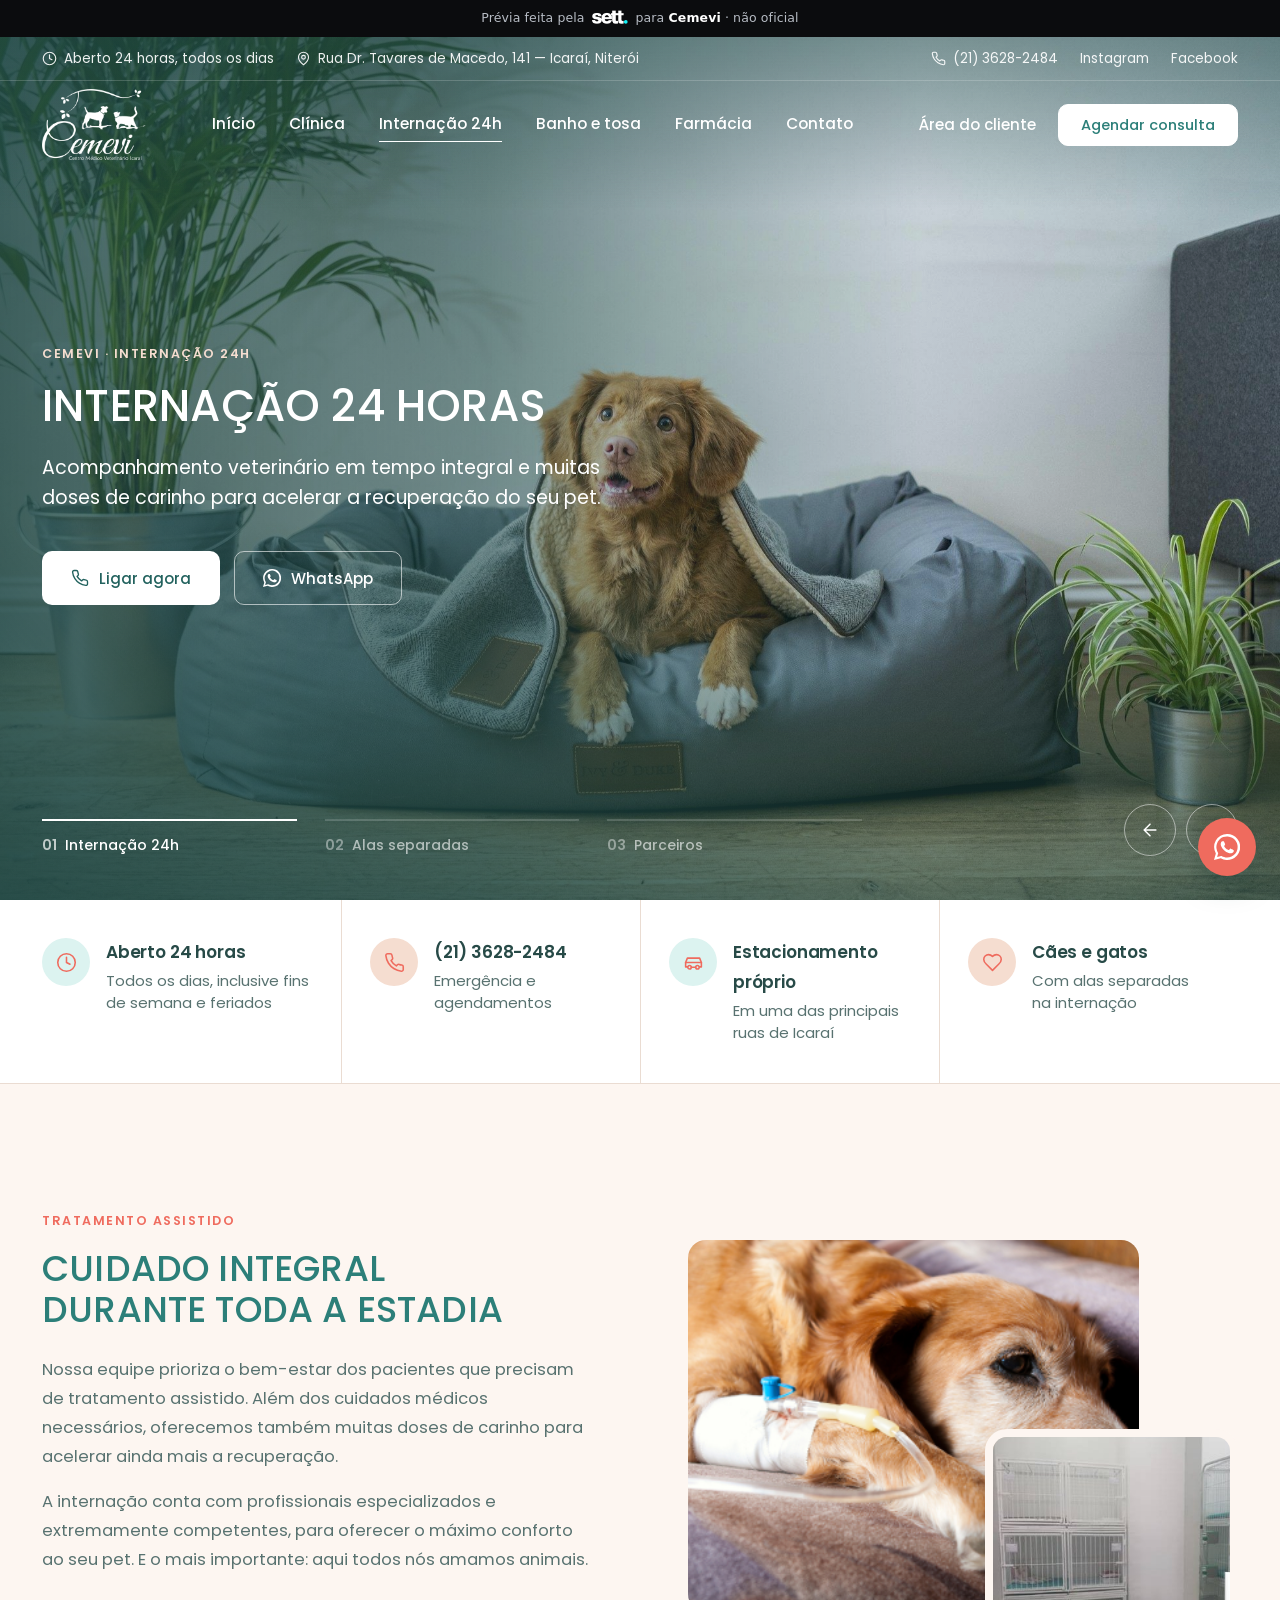
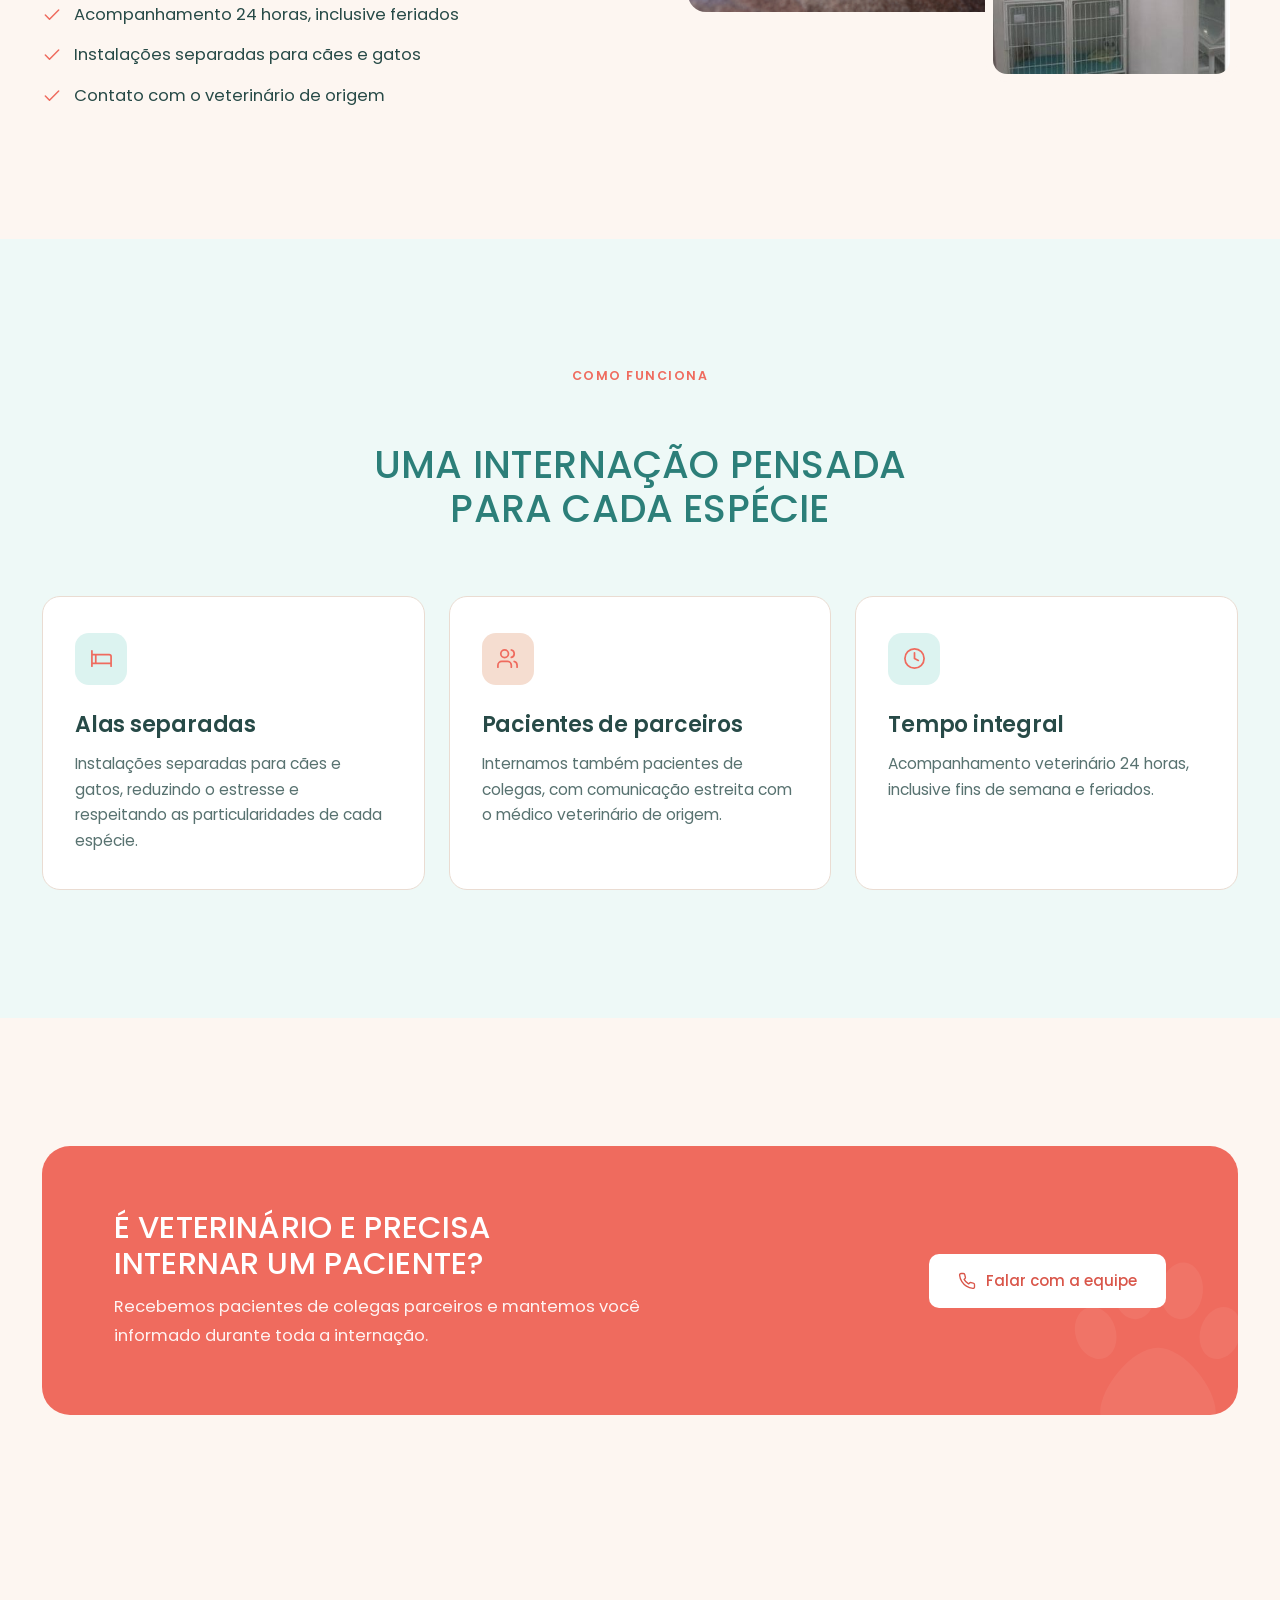
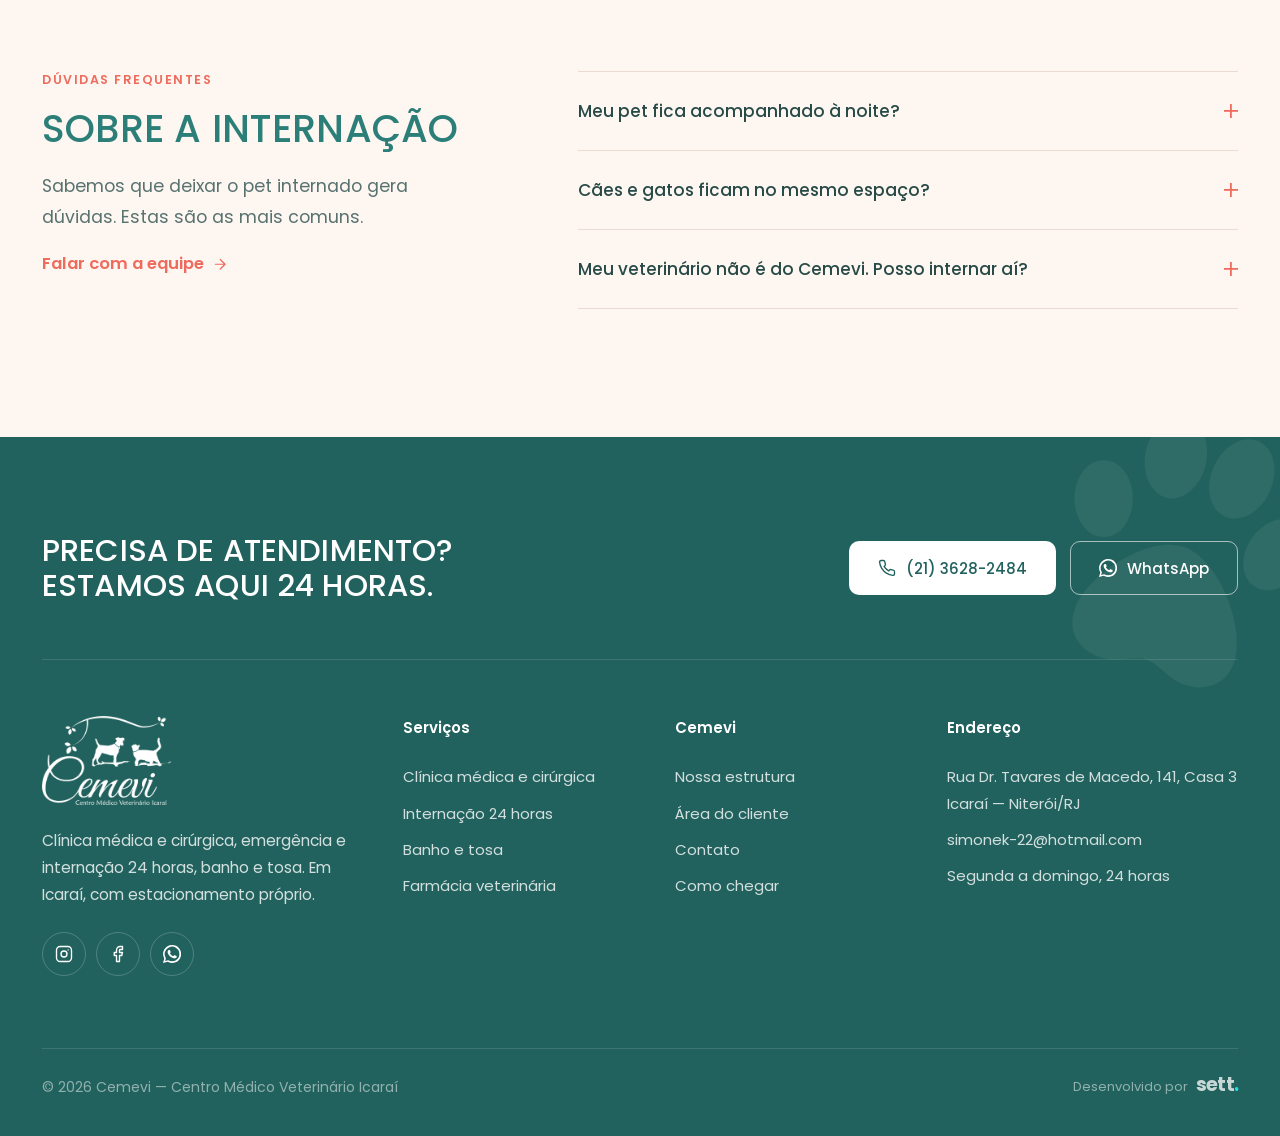
<file: internacao-24-horas.html>
<!DOCTYPE html>
<html lang="pt-BR">
<head>
  <meta charset="UTF-8">
  <meta name="viewport" content="width=device-width, initial-scale=1.0, viewport-fit=cover">
  <meta name="description" content="Internação veterinária 24 horas no Cemevi, em Icaraí, Niterói. Cães e gatos em instalações separadas e acompanhamento em tempo integral.">
  <meta name="theme-color" content="#22625e">
  <title>Internação 24 horas — Cemevi, Icaraí</title>
  <link rel="icon" type="image/png" href="img/logo.png">
  <link rel="preconnect" href="https://fonts.googleapis.com">
  <link rel="preconnect" href="https://fonts.gstatic.com" crossorigin>
  <link href="https://fonts.googleapis.com/css2?family=Poppins:ital,wght@0,400;0,500;0,600;0,700;1,400&display=swap" rel="stylesheet">
  <link rel="stylesheet" href="css/styles.css">
  <script>document.documentElement.classList.add('js', 'intro');</script>
</head>
<body>
  <div class="curtain" aria-hidden="true"><img src="img/logo-branco.png" alt="" width="120" height="82"></div>
<svg width="0" height="0" style="position:absolute" aria-hidden="true">
  <symbol id="i-phone" viewBox="0 0 24 24"><path d="M22 16.92v3a2 2 0 0 1-2.18 2 19.79 19.79 0 0 1-8.63-3.07 19.5 19.5 0 0 1-6-6 19.79 19.79 0 0 1-3.07-8.67A2 2 0 0 1 4.11 2h3a2 2 0 0 1 2 1.72c.13.96.36 1.9.7 2.81a2 2 0 0 1-.45 2.11L8.09 9.91a16 16 0 0 0 6 6l1.27-1.27a2 2 0 0 1 2.11-.45c.91.34 1.85.57 2.81.7A2 2 0 0 1 22 16.92z"/></symbol>
  <symbol id="i-clock" viewBox="0 0 24 24"><circle cx="12" cy="12" r="10"/><path d="M12 6v6l4 2"/></symbol>
  <symbol id="i-pin" viewBox="0 0 24 24"><path d="M20 10c0 6-8 12-8 12s-8-6-8-12a8 8 0 0 1 16 0Z"/><circle cx="12" cy="10" r="3"/></symbol>
  <symbol id="i-car" viewBox="0 0 24 24"><path d="M5 17H3v-5l2-5h14l2 5v5h-2"/><path d="M3 12h18"/><circle cx="7.5" cy="17.5" r="2"/><circle cx="16.5" cy="17.5" r="2"/><path d="M9.5 17.5h5"/></symbol>
  <symbol id="i-heart" viewBox="0 0 24 24"><path d="M19 14c1.49-1.46 3-3.21 3-5.5A5.5 5.5 0 0 0 16.5 3c-1.76 0-3 .5-4.5 2-1.5-1.5-2.74-2-4.5-2A5.5 5.5 0 0 0 2 8.5c0 2.3 1.5 4.05 3 5.5l7 7Z"/></symbol>
  <symbol id="i-steth" viewBox="0 0 24 24"><path d="M5 2H4a2 2 0 0 0-2 2v5a6 6 0 0 0 12 0V4a2 2 0 0 0-2-2h-1"/><path d="M8 15v1a6 6 0 0 0 12 0v-4"/><circle cx="20" cy="10" r="2"/></symbol>
  <symbol id="i-scissors" viewBox="0 0 24 24"><circle cx="6" cy="6" r="3"/><circle cx="6" cy="18" r="3"/><path d="M20 4 8.12 15.88M14.47 14.48 20 20M8.12 8.12 12 12"/></symbol>
  <symbol id="i-pill" viewBox="0 0 24 24"><path d="m10.5 20.5 10-10a4.95 4.95 0 1 0-7-7l-10 10a4.95 4.95 0 1 0 7 7Z"/><path d="m8.5 8.5 7 7"/></symbol>
  <symbol id="i-syringe" viewBox="0 0 24 24"><path d="m18 2 4 4M17 7l3-3M19 9 8.7 19.3a2.4 2.4 0 0 1-3.4 0l-.6-.6a2.4 2.4 0 0 1 0-3.4L15 5M9 11l4 4M5 19l-3 3M14 4l6 6"/></symbol>
  <symbol id="i-bed" viewBox="0 0 24 24"><path d="M2 4v16M2 8h18a2 2 0 0 1 2 2v10M2 17h20M6 8v9"/></symbol>
  <symbol id="i-pulse" viewBox="0 0 24 24"><path d="M22 12h-4l-3 9L9 3l-3 9H2"/></symbol>
  <symbol id="i-shield" viewBox="0 0 24 24"><path d="M12 22s8-4 8-10V5l-8-3-8 3v7c0 6 8 10 8 10z"/><path d="m9 12 2 2 4-4"/></symbol>
  <symbol id="i-arrow" viewBox="0 0 24 24"><path d="M5 12h14M12 5l7 7-7 7"/></symbol>
  <symbol id="i-cal" viewBox="0 0 24 24"><rect x="3" y="4" width="18" height="18" rx="2"/><path d="M16 2v4M8 2v4M3 10h18"/></symbol>
  <symbol id="i-file" viewBox="0 0 24 24"><path d="M14 2H6a2 2 0 0 0-2 2v16a2 2 0 0 0 2 2h12a2 2 0 0 0 2-2V8z"/><path d="M14 2v6h6M8 13h8M8 17h5"/></symbol>
  <symbol id="i-scale" viewBox="0 0 24 24"><rect x="3" y="3" width="18" height="18" rx="4"/><path d="M8 9a5 5 0 0 1 8 0l-3 3"/></symbol>
  <symbol id="i-drop" viewBox="0 0 24 24"><path d="M12 2.7 6.3 9.4a7 7 0 1 0 11.4 0z"/></symbol>
  <symbol id="i-sparkle" viewBox="0 0 24 24"><path d="M12 3v4M12 17v4M3 12h4M17 12h4M5.6 5.6l2.8 2.8M15.6 15.6l2.8 2.8M5.6 18.4l2.8-2.8M15.6 8.4l2.8-2.8"/></symbol>
  <symbol id="i-users" viewBox="0 0 24 24"><path d="M16 21v-2a4 4 0 0 0-4-4H6a4 4 0 0 0-4 4v2"/><circle cx="9" cy="7" r="4"/><path d="M22 21v-2a4 4 0 0 0-3-3.87M16 3.13a4 4 0 0 1 0 7.75"/></symbol>
  <symbol id="i-chat" viewBox="0 0 24 24"><path d="M21 11.5a8.4 8.4 0 0 1-.9 3.8 8.5 8.5 0 0 1-7.6 4.7 8.4 8.4 0 0 1-3.8-.9L3 21l1.9-5.7a8.4 8.4 0 0 1-.9-3.8 8.5 8.5 0 0 1 4.7-7.6 8.4 8.4 0 0 1 3.8-.9h.5a8.5 8.5 0 0 1 8 8z"/></symbol>
  <symbol id="i-mail" viewBox="0 0 24 24"><rect x="2" y="4" width="20" height="16" rx="2"/><path d="m22 7-10 6L2 7"/></symbol>
  <symbol id="i-ig" viewBox="0 0 24 24"><rect x="2" y="2" width="20" height="20" rx="5"/><circle cx="12" cy="12" r="4"/><path d="M17.5 6.5h.01"/></symbol>
  <symbol id="i-fb" viewBox="0 0 24 24"><path d="M18 2h-3a5 5 0 0 0-5 5v3H7v4h3v8h4v-8h3l1-4h-4V7a1 1 0 0 1 1-1h3z"/></symbol>
  <symbol id="i-wa" viewBox="0 0 24 24"><path d="M17.5 14.4c-.3-.1-1.7-.8-2-.9-.3-.1-.5-.1-.7.1-.2.3-.8.9-.9 1.1-.2.2-.3.2-.6.1-.3-.1-1.2-.5-2.3-1.4-.9-.8-1.4-1.7-1.6-2-.2-.3 0-.5.1-.6l.4-.5c.2-.2.2-.3.3-.5.1-.2 0-.4 0-.5l-.9-2.2c-.2-.6-.5-.5-.7-.5h-.6c-.2 0-.5.1-.8.4-.3.3-1 1-1 2.5s1.1 2.9 1.2 3.1c.1.2 2.1 3.2 5.1 4.5.7.3 1.3.5 1.7.6.7.2 1.4.2 1.9.1.6-.1 1.7-.7 2-1.4.2-.7.2-1.2.2-1.4-.1-.1-.3-.2-.6-.3zM12 21.8c-1.8 0-3.5-.5-5-1.4l-.4-.2-3.7 1 1-3.6-.2-.4A9.8 9.8 0 1 1 12 21.8zM12 0a12 12 0 0 0-10.3 18l-1.7 6 6.2-1.6A12 12 0 1 0 12 0z"/></symbol>
  <symbol id="i-paw" viewBox="0 0 24 24"><ellipse cx="5.2" cy="9.6" rx="2.2" ry="2.9" transform="rotate(-18 5.2 9.6)"/><ellipse cx="9.4" cy="5" rx="2.3" ry="3.1" transform="rotate(-6 9.4 5)"/><ellipse cx="14.6" cy="5" rx="2.3" ry="3.1" transform="rotate(6 14.6 5)"/><ellipse cx="18.8" cy="9.6" rx="2.2" ry="2.9" transform="rotate(18 18.8 9.6)"/><path d="M12 11.2c-2.9 0-6.3 4.4-6.3 7 0 1.9 1.4 2.8 3 2.8 1.4 0 2.2-.9 3.3-.9s1.9.9 3.3.9c1.6 0 3-.9 3-2.8 0-2.6-3.4-7-6.3-7z"/></symbol>
  <symbol id="i-check" viewBox="0 0 24 24"><path d="M20 6 9 17l-5-5"/></symbol>
</svg>

  <header class="header">
    <p class="sett-faixa">Prévia feita pela <a href="https://www.sett.company/" target="_blank" rel="noopener"><img src="img/sett-branco.png" alt="Sett" width="254" height="96"></a> para <b>Cemevi</b> · não oficial</p>
    <div class="topbar">
      <div class="wrap">
        <div class="topbar-l">
          <span><svg class="ico" aria-hidden="true"><use href="#i-clock"/></svg>Aberto 24 horas, todos os dias</span>
          <span class="hide-md"><svg class="ico" aria-hidden="true"><use href="#i-pin"/></svg>Rua Dr. Tavares de Macedo, 141 — Icaraí, Niterói</span>
        </div>
        <div class="topbar-r">
          <a href="tel:+552136282484"><svg class="ico" aria-hidden="true"><use href="#i-phone"/></svg>(21) 3628-2484</a>
          <a href="https://www.instagram.com/cemeviniteroi" target="_blank" rel="noopener">Instagram</a>
          <a href="https://www.facebook.com/cemeviniteroi" target="_blank" rel="noopener">Facebook</a>
        </div>
      </div>
    </div>
    <div class="bar">
      <div class="wrap">
        <a href="home.html" class="brand" aria-label="Cemevi — página inicial">
          <img class="logo-white" src="img/logo-branco.png" alt="" width="104" height="71">
          <img class="logo-color" src="img/logo.png" alt="Cemevi — Centro Médico Veterinário Icaraí" width="104" height="71">
        </a>
        <nav class="nav" id="nav" aria-label="Principal">
          <ul>
            <li><a href="home.html">Início</a></li>
            <li><a href="clinica-veterinaria.html">Clínica</a></li>
            <li><a href="internacao-24-horas.html" class="active" aria-current="page">Internação 24h</a></li>
            <li><a href="banho-e-tosa.html">Banho e tosa</a></li>
            <li><a href="farmacia-veterinaria.html">Farmácia</a></li>
            <li><a href="contato.html">Contato</a></li>
          </ul>
          <div class="nav-extra">
            <a href="tel:+552136282484">(21) 3628-2484 · aberto 24 horas</a>
            <span>Rua Dr. Tavares de Macedo, 141 — Icaraí, Niterói</span>
            <a class="btn btn-light" href="http://meu.simplespet.com.br/#/access/login?a=centro-medico-veterinario-icar" target="_blank" rel="noopener">Área do cliente</a>
          </div>
        </nav>
        <div class="header-actions">
          <a class="header-link" href="http://meu.simplespet.com.br/#/access/login?a=centro-medico-veterinario-icar" target="_blank" rel="noopener">Área do cliente</a>
          <a class="btn btn-onphoto" href="contato.html">Agendar consulta</a>
          <button class="menu-btn" aria-expanded="false" aria-controls="nav"><span class="menu-label">Menu</span><span class="menu-lines"></span></button>
        </div>
      </div>
    </div>
  </header>

  <main>
  <section class="slider" aria-roledescription="carrossel" aria-label="Internação 24h" tabindex="-1">
    <div class="slide is-active" role="group" aria-roledescription="slide" aria-label="1 de 3">
      <img class="slide-img" src="img/slide-internacao.jpg" alt="" style="object-position:50% 60%" fetchpriority="high">
      <div class="slide-content">
        <div class="wrap">
          <div class="slide-text">
            <span class="kicker">Cemevi · Internação 24h</span>
            <h1>Internação 24 horas</h1>
            <p>Acompanhamento veterinário em tempo integral e muitas doses de carinho para acelerar a recuperação do seu pet.</p>
            <div class="slide-actions"><a href="tel:+552136282484" class="btn btn-light"><svg class="ico" aria-hidden="true"><use href="#i-phone"/></svg> Ligar agora</a><a href="https://wa.me/5521967520101" target="_blank" rel="noopener" class="btn btn-ghost"><svg class="ico ico-fill" aria-hidden="true"><use href="#i-wa"/></svg> WhatsApp</a></div>
          </div>
        </div>
      </div>
    </div>
    <div class="slide" role="group" aria-roledescription="slide" aria-label="2 de 3">
      <img class="slide-img" src="img/hd-cavalier.jpg" alt="" style="object-position:50% 70%" loading="lazy">
      <div class="slide-content">
        <div class="wrap">
          <div class="slide-text">
            <span class="kicker">Alas separadas</span>
            <h2 class="slide-title">Cães e gatos em espaços separados.</h2>
            <p>Instalações separadas reduzem o estresse e respeitam as particularidades de cada espécie.</p>
            <div class="slide-actions"><a href="tel:+552136282484" class="btn btn-light"><svg class="ico" aria-hidden="true"><use href="#i-phone"/></svg> Ligar agora</a><a href="https://wa.me/5521967520101" target="_blank" rel="noopener" class="btn btn-ghost"><svg class="ico ico-fill" aria-hidden="true"><use href="#i-wa"/></svg> WhatsApp</a></div>
          </div>
        </div>
      </div>
    </div>
    <div class="slide" role="group" aria-roledescription="slide" aria-label="3 de 3">
      <img class="slide-img" src="img/hd-gato-laranja.jpg" alt="" style="object-position:50% 45%" loading="lazy">
      <div class="slide-content">
        <div class="wrap">
          <div class="slide-text">
            <span class="kicker">Veterinários parceiros</span>
            <h2 class="slide-title">Internação também para pacientes de colegas.</h2>
            <p>Sempre com comunicação próxima com o médico veterinário de origem.</p>
            <div class="slide-actions"><a href="tel:+552136282484" class="btn btn-light"><svg class="ico" aria-hidden="true"><use href="#i-phone"/></svg> Falar com a equipe</a></div>
          </div>
        </div>
      </div>
    </div>
    <div class="slider-ui">
      <div class="wrap">
        <div class="slider-tabs">
          <button class="slider-tab" type="button"><span class="track"><i></i></span><b>01</b>Internação 24h</button>
          <button class="slider-tab" type="button"><span class="track"><i></i></span><b>02</b>Alas separadas</button>
          <button class="slider-tab" type="button"><span class="track"><i></i></span><b>03</b>Parceiros</button>
        </div>
        <div class="slider-dots"><button class="slider-dot" type="button" aria-label="Slide 1"></button><button class="slider-dot" type="button" aria-label="Slide 2"></button><button class="slider-dot" type="button" aria-label="Slide 3"></button></div>
        <div class="slider-arrows">
          <button class="slider-arrow prev" type="button" aria-label="Anterior"><svg class="ico" aria-hidden="true"><use href="#i-arrow"/></svg></button>
          <button class="slider-arrow next" type="button" aria-label="Próximo"><svg class="ico" aria-hidden="true"><use href="#i-arrow"/></svg></button>
        </div>
      </div>
    </div>
  </section>
  <section class="facts">
    <div class="wrap">
      <div class="fact"><span class="fact-ico"><svg class="ico" aria-hidden="true"><use href="#i-clock"/></svg></span><div><b>Aberto 24 horas</b><span>Todos os dias, inclusive fins de semana e feriados</span></div></div>
      <div class="fact"><span class="fact-ico"><svg class="ico" aria-hidden="true"><use href="#i-phone"/></svg></span><div><b><a href="tel:+552136282484">(21) 3628-2484</a></b><span>Emergência e agendamentos</span></div></div>
      <div class="fact"><span class="fact-ico"><svg class="ico" aria-hidden="true"><use href="#i-car"/></svg></span><div><b>Estacionamento próprio</b><span>Em uma das principais ruas de Icaraí</span></div></div>
      <div class="fact"><span class="fact-ico"><svg class="ico" aria-hidden="true"><use href="#i-heart"/></svg></span><div><b>Cães e gatos</b><span>Com alas separadas na internação</span></div></div>
    </div>
  </section>

  <section class="section">
    <div class="wrap split">
      <div class="reveal">
        <span class="kicker">Tratamento assistido</span>
        <h2>Cuidado integral durante toda a estadia</h2>
        <p>Nossa equipe prioriza o bem-estar dos pacientes que precisam de tratamento assistido. Além dos cuidados médicos necessários, oferecemos também muitas doses de carinho para acelerar ainda mais a recuperação.</p>
        <p>A internação conta com profissionais especializados e extremamente competentes, para oferecer o máximo conforto ao seu pet. E o mais importante: aqui todos nós amamos animais.</p>
        <ul class="checks"><li><svg class="ico" aria-hidden="true"><use href="#i-check"/></svg><span>Acompanhamento 24 horas, inclusive feriados</span></li><li><svg class="ico" aria-hidden="true"><use href="#i-check"/></svg><span>Instalações separadas para cães e gatos</span></li><li><svg class="ico" aria-hidden="true"><use href="#i-check"/></svg><span>Contato com o veterinário de origem</span></li></ul>
      </div>
      <div class="duo reveal">
        <img src="img/internacao-cao.jpg" alt="Cão em recuperação" loading="lazy">
        <img src="img/internacao-a.jpg" alt="Baias da internação" loading="lazy">
      </div>
    </div>
  </section>

  <section class="section section-tint">
    <div class="wrap">
      <div class="head head-center reveal"><span class="kicker">Como funciona</span><h2>Uma internação pensada para cada espécie</h2></div>
      <div class="cards">
        <article class="card reveal">
          <div class="card-ico"><svg class="ico" aria-hidden="true"><use href="#i-bed"/></svg></div>
          <h3>Alas separadas</h3>
          <p>Instalações separadas para cães e gatos, reduzindo o estresse e respeitando as particularidades de cada espécie.</p>
        </article>
        <article class="card reveal">
          <div class="card-ico"><svg class="ico" aria-hidden="true"><use href="#i-users"/></svg></div>
          <h3>Pacientes de parceiros</h3>
          <p>Internamos também pacientes de colegas, com comunicação estreita com o médico veterinário de origem.</p>
        </article>
        <article class="card reveal">
          <div class="card-ico"><svg class="ico" aria-hidden="true"><use href="#i-clock"/></svg></div>
          <h3>Tempo integral</h3>
          <p>Acompanhamento veterinário 24 horas, inclusive fins de semana e feriados.</p>
        </article>
      </div>
    </div>
  </section>

  <div class="spacer"></div>
  <section class="section" style="padding-top:0">
    <div class="wrap">
      <div class="band reveal">
        <svg class="band-paw ico-fill" style="" aria-hidden="true"><use href="#i-paw"/></svg>
        <div>
          <h2>É veterinário e precisa internar um paciente?</h2>
          <p>Recebemos pacientes de colegas parceiros e mantemos você informado durante toda a internação.</p>
        </div>
        <div class="split-actions"><a href="tel:+552136282484" class="btn btn-light"><svg class="ico" aria-hidden="true"><use href="#i-phone"/></svg> Falar com a equipe</a></div>
      </div>
    </div>
  </section>
  <section class="section">
    <div class="wrap faq-layout">
      <div class="reveal">
        <span class="kicker">Dúvidas frequentes</span>
        <h2 class="h2">Sobre a internação</h2>
        <p class="lead">Sabemos que deixar o pet internado gera dúvidas. Estas são as mais comuns.</p>
        <a href="https://wa.me/5521967520101" target="_blank" rel="noopener" class="link">Falar com a equipe <svg class="ico" aria-hidden="true"><use href="#i-arrow"/></svg></a>
      </div>
      <div class="faq reveal">
          <details><summary>Meu pet fica acompanhado à noite?</summary><p>Sim. A internação tem acompanhamento veterinário em tempo integral, 24 horas por dia.</p></details>
          <details><summary>Cães e gatos ficam no mesmo espaço?</summary><p>Não. A sala de internação tem instalações separadas para cães e gatos.</p></details>
          <details><summary>Meu veterinário não é do Cemevi. Posso internar aí?</summary><p>Pode. Recebemos pacientes de colegas parceiros e mantemos contato próximo com o médico de origem.</p></details>
      </div>
    </div>
  </section>
  </main>

  <footer class="footer">
    <svg class="footer-paw ico-fill" style="width:320px;height:320px;right:-60px;top:-40px;transform:rotate(18deg)" aria-hidden="true"><use href="#i-paw"/></svg>
    <div class="wrap">
      <div class="footer-top">
        <h2>Precisa de atendimento? Estamos aqui 24 horas.</h2>
        <div class="split-actions" style="margin-top:0">
          <a href="tel:+552136282484" class="btn btn-light"><svg class="ico" aria-hidden="true"><use href="#i-phone"/></svg> (21) 3628-2484</a>
          <a href="https://wa.me/5521967520101" target="_blank" rel="noopener" class="btn btn-ghost"><svg class="ico ico-fill" aria-hidden="true"><use href="#i-wa"/></svg> WhatsApp</a>
        </div>
      </div>
      <div class="footer-grid">
        <div class="footer-brand">
          <img src="img/logo-branco.png" alt="Cemevi — Centro Médico Veterinário Icaraí" width="130" height="89">
          <p>Clínica médica e cirúrgica, emergência e internação 24 horas, banho e tosa. Em Icaraí, com estacionamento próprio.</p>
          <div class="social">
            <a href="https://www.instagram.com/cemeviniteroi" target="_blank" rel="noopener" aria-label="Instagram"><svg class="ico" aria-hidden="true"><use href="#i-ig"/></svg></a>
            <a href="https://www.facebook.com/cemeviniteroi" target="_blank" rel="noopener" aria-label="Facebook"><svg class="ico" aria-hidden="true"><use href="#i-fb"/></svg></a>
            <a href="https://wa.me/5521967520101" target="_blank" rel="noopener" aria-label="WhatsApp"><svg class="ico ico-fill" aria-hidden="true"><use href="#i-wa"/></svg></a>
          </div>
        </div>
        <div>
          <h3>Serviços</h3>
          <ul>
            <li><a href="clinica-veterinaria.html">Clínica médica e cirúrgica</a></li>
            <li><a href="internacao-24-horas.html">Internação 24 horas</a></li>
            <li><a href="banho-e-tosa.html">Banho e tosa</a></li>
            <li><a href="farmacia-veterinaria.html">Farmácia veterinária</a></li>
          </ul>
        </div>
        <div>
          <h3>Cemevi</h3>
          <ul>
            <li><a href="home.html#estrutura">Nossa estrutura</a></li>
            <li><a href="http://meu.simplespet.com.br/#/access/login?a=centro-medico-veterinario-icar" target="_blank" rel="noopener">Área do cliente</a></li>
            <li><a href="contato.html">Contato</a></li>
            <li><a href="https://www.google.com/maps/dir/?api=1&destination=Rua+Dr.+Tavares+de+Macedo,+141,+Icara%C3%AD,+Niter%C3%B3i+-+RJ" target="_blank" rel="noopener">Como chegar</a></li>
          </ul>
        </div>
        <div>
          <h3>Endereço</h3>
          <ul>
            <li>Rua Dr. Tavares de Macedo, 141, Casa 3<br>Icaraí — Niterói/RJ</li>
            <li><a href="mailto:simonek-22@hotmail.com">simonek-22@hotmail.com</a></li>
            <li>Segunda a domingo, 24 horas</li>
          </ul>
        </div>
      </div>
      <div class="footer-bottom">
        <span>© 2026 Cemevi — Centro Médico Veterinário Icaraí</span>
        <a class="credit" href="https://www.sett.company/" target="_blank" rel="noopener" aria-label="Site desenvolvido pela Sett Digital">Desenvolvido por <span class="sett">sett<i>.</i></span></a>
      </div>
    </div>
  </footer>

  <a class="wa" href="https://wa.me/5521967520101" target="_blank" rel="noopener" aria-label="Conversar no WhatsApp"><svg class="ico ico-fill" aria-hidden="true"><use href="#i-wa"/></svg></a>
  <nav class="dock" aria-label="Contato rápido">
    <a class="dock-call" href="tel:+552136282484"><svg class="ico" aria-hidden="true"><use href="#i-phone"/></svg> Ligar</a>
    <a class="dock-wa" href="https://wa.me/5521967520101" target="_blank" rel="noopener"><svg class="ico ico-fill" aria-hidden="true"><use href="#i-wa"/></svg> WhatsApp</a>
  </nav>

  <script src="js/main.js"></script>
</body>
</html>
</file>
<file: css/styles.css>
/* CEMEVI — Centro Médico Veterinário Icaraí
   Paleta monocromática a partir do verde-água da marca. */

:root {
  --t-950: #072624;
  --t-900: #0d3836;
  --t-800: #134f4c;
  --t-700: #196763;
  --t-600: #1f817b;
  --t-500: #2a9f98;
  --t-300: #8ccdc7;
  --t-200: #c2e5e1;
  --t-100: #e1f1ef;
  --t-50: #f0f7f6;

  --bg: #f8f7f3;
  --white: #fff;
  --ink: #0f2b2a;
  --ink-2: #4a5f5d;
  --muted: #7b8b89;
  --line: #e2e7e5;

  --display: "Poppins", "Helvetica Neue", Arial, sans-serif;
  --sans: "Poppins", "Helvetica Neue", Arial, sans-serif;

  --wrap: 1260px;
  --r-sm: 10px;
  --r: 18px;
  --r-lg: 28px;
  --ease: cubic-bezier(.22, .61, .36, 1);
}

*, *::before, *::after { box-sizing: border-box; }
html { -webkit-text-size-adjust: 100%; scroll-behavior: smooth; }
body {
  margin: 0; background: var(--bg); color: var(--ink);
  font: 400 16.5px/1.75 var(--sans); -webkit-font-smoothing: antialiased;
}
body.menu-open { overflow: hidden; }
img { max-width: 100%; display: block; }
a { color: inherit; }
h1, h2, h3, h4 { margin: 0; }
h1, h2 { font-family: var(--display); font-weight: 400; line-height: 1.08; letter-spacing: .003em; }
h3, h4 { font-family: var(--sans); font-weight: 600; line-height: 1.3; letter-spacing: -.01em; }
p { margin: 0 0 1em; }
.wrap { max-width: var(--wrap); margin: 0 auto; padding: 0 32px; }
.ico { width: 1em; height: 1em; flex: none; fill: none; stroke: currentColor; stroke-width: 1.8; stroke-linecap: round; stroke-linejoin: round; }
.ico-fill { fill: currentColor; stroke: none; }
:focus-visible { outline: 2px solid var(--t-500); outline-offset: 3px; }

/* =========================================================
   HEADER (transparente sobre a foto, sólido ao rolar)
   ========================================================= */
.header { position: fixed; top: 0; left: 0; right: 0; z-index: 60; color: #fff; transition: background-color .35s var(--ease), color .35s var(--ease), box-shadow .35s; }
.header::before { content: ""; position: absolute; inset: 0 0 -40px; background: linear-gradient(rgba(30,70,67,.55), transparent); pointer-events: none; transition: opacity .35s; }
.topbar { position: relative; font-size: 13.5px; border-bottom: 1px solid rgba(255,255,255,.18); max-height: 44px; overflow: hidden; transition: max-height .35s var(--ease), opacity .25s, border-color .35s; }
.topbar .wrap { display: flex; justify-content: space-between; align-items: center; gap: 20px; height: 44px; }
.topbar-l, .topbar-r { display: flex; align-items: center; gap: 22px; opacity: .92; }
.topbar a { text-decoration: none; }
.topbar a:hover { text-decoration: underline; }
.topbar .ico { font-size: 15px; vertical-align: -3px; margin-right: 7px; }
.bar { position: relative; }
.bar .wrap { display: flex; align-items: center; justify-content: space-between; gap: 28px; height: 88px; transition: height .35s var(--ease); }
.brand { position: relative; z-index: 3; display: block; width: 104px; height: 71px; flex: none; }
.brand img { position: absolute; inset: 0; width: 100%; height: 100%; object-fit: contain; transition: opacity .35s; }
.brand .logo-color { opacity: 0; }
.nav ul { list-style: none; margin: 0; padding: 0; display: flex; align-items: center; gap: 34px; }
.nav a { text-decoration: none; font-size: 15.5px; font-weight: 500; position: relative; padding: 8px 0; }
.nav ul a::after { content: ""; position: absolute; left: 0; right: 0; bottom: 0; height: 1.5px; background: currentColor; transform: scaleX(0); transform-origin: left; transition: transform .3s var(--ease); }
.nav ul a:hover::after, .nav ul a.active::after { transform: scaleX(1); }
.nav-extra { display: none; }
.header-actions { display: flex; align-items: center; gap: 22px; }
.header-link { font-size: 15px; font-weight: 500; text-decoration: none; }
.header-link:hover { text-decoration: underline; }
.menu-btn { display: none; align-items: center; gap: 10px; background: none; border: 0; color: inherit; font: 600 15px var(--sans); cursor: pointer; padding: 8px 0; }
.menu-lines { position: relative; width: 22px; height: 12px; }
.menu-lines::before, .menu-lines::after { content: ""; position: absolute; left: 0; right: 0; height: 1.8px; background: currentColor; transition: transform .3s var(--ease), top .3s; }
.menu-lines::before { top: 0; } .menu-lines::after { top: 10px; }
.menu-btn[aria-expanded="true"] .menu-lines::before { top: 5px; transform: rotate(45deg); }
.menu-btn[aria-expanded="true"] .menu-lines::after { top: 5px; transform: rotate(-45deg); }

.header.solid { background: var(--bg); color: var(--ink); box-shadow: 0 1px 0 var(--line); }
.header.solid::before { opacity: 0; }
.header.solid .topbar { max-height: 0; opacity: 0; border-color: transparent; }
.header.solid .bar .wrap { height: 76px; }
.header.solid .logo-white { opacity: 0; }
.header.solid .logo-color { opacity: 1; }
.header.solid .btn-onphoto { background: var(--t-700); color: #fff; border-color: var(--t-700); }
.header.solid .btn-onphoto:hover { background: var(--t-800); }

/* =========================================================
   BOTÕES
   ========================================================= */
.btn {
  display: inline-flex; align-items: center; justify-content: center; gap: 10px; text-decoration: none; cursor: pointer;
  font: 500 15px/1 var(--sans); padding: 17px 28px; border-radius: var(--r-sm); border: 1.5px solid transparent;
  transition: background-color .25s, color .25s, border-color .25s;
}
.btn .ico { font-size: 18px; transition: transform .25s var(--ease); }
.btn:hover .ico-arrow { transform: translateX(3px); }
.btn-primary { background: var(--t-700); color: #fff; }
.btn-primary:hover { background: var(--t-800); }
.btn-outline { border-color: var(--t-700); color: var(--t-700); }
.btn-outline:hover { background: var(--t-700); color: #fff; }
.btn-light { background: #fff; color: var(--t-900); }
.btn-light:hover { background: var(--t-100); }
.btn-ghost { border-color: rgba(255,255,255,.6); color: #fff; }
.btn-ghost:hover { background: #fff; color: var(--t-900); border-color: #fff; }
.btn-onphoto { background: #fff; color: var(--t-900); border-color: #fff; padding: 13px 22px; font-size: 14.5px; }
.btn-onphoto:hover { background: var(--t-100); border-color: var(--t-100); }
.link { display: inline-flex; align-items: center; gap: 8px; color: var(--t-700); font-weight: 600; text-decoration: none; }
.link .ico { transition: transform .25s var(--ease); }
.link:hover .ico { transform: translateX(4px); }

/* =========================================================
   TIPOGRAFIA DE SEÇÃO
   ========================================================= */
.section { padding: 128px 0; }
.section-tint { background: var(--t-50); }
.section-white { background: var(--white); }
.kicker { display: block; font: 600 12.5px var(--sans); text-transform: uppercase; letter-spacing: .12em; color: var(--t-600); margin-bottom: 18px; }
.head { display: flex; justify-content: space-between; align-items: end; gap: 40px; margin-bottom: 64px; }
.head-center { flex-direction: column; align-items: center; text-align: center; }
.head h2, .h2 { font-size: clamp(34px, 4vw, 54px); max-width: 16em; }
.head p { color: var(--ink-2); max-width: 32em; margin: 18px 0 0; font-size: 18px; }
.head-center p { margin-left: auto; margin-right: auto; }
.lead { font-size: 19px; color: var(--ink-2); }

/* =========================================================
   HERO — slider em tela cheia (home)
   ========================================================= */
.slider { position: relative; height: 100vh; height: 100svh; min-height: 640px; overflow: hidden; background: var(--t-950); color: #fff; }
.slide { position: absolute; inset: 0; opacity: 0; visibility: hidden; transition: opacity 1.1s var(--ease), visibility 0s linear 1.1s; }
.slide.is-active { opacity: 1; visibility: visible; transition: opacity 1.1s var(--ease), visibility 0s; z-index: 1; }
.slide-img { position: absolute; inset: 0; width: 100%; height: 100%; object-fit: cover; transform: scale(1.08); transition: transform 8s linear; }
.slide.is-active .slide-img { transform: scale(1); }
.slide::after { content: ""; position: absolute; inset: 0; background:
  linear-gradient(90deg, rgba(30,70,67,.82) 0%, rgba(30,70,67,.55) 38%, rgba(30,70,67,.05) 72%),
  linear-gradient(0deg, rgba(30,70,67,.7) 0%, transparent 42%); }
.slide-content { position: absolute; inset: 0; z-index: 2; display: flex; align-items: center; }
.slide-content .wrap { width: 100%; padding-top: 170px; padding-bottom: 150px; }
.slide-text { max-width: 680px; }
.slide .kicker { color: var(--t-200); }
.slide h1, .slide .slide-title { font-size: clamp(40px, 5.2vw, 72px); line-height: 1.04; letter-spacing: .005em; margin-bottom: 26px; font-weight: 400; }
.slide p { font-size: 19px; line-height: 1.6; max-width: 32em; opacity: .9; margin-bottom: 38px; }
.slide-actions { display: flex; flex-wrap: wrap; gap: 14px; }
.slide .kicker, .slide h1, .slide .slide-title, .slide p, .slide-actions { opacity: 0; transform: translateY(22px); transition: opacity .8s var(--ease), transform .8s var(--ease); }
.slide.is-active .kicker { opacity: 1; transform: none; transition-delay: .35s; }
.slide.is-active h1, .slide.is-active .slide-title { opacity: 1; transform: none; transition-delay: .45s; }
.slide.is-active p { opacity: .9; transform: none; transition-delay: .6s; }
.slide.is-active .slide-actions { opacity: 1; transform: none; transition-delay: .72s; }

.slider-ui { position: absolute; left: 0; right: 0; bottom: 0; z-index: 5; }
.slider-ui .wrap { display: flex; align-items: flex-end; justify-content: space-between; gap: 32px; padding-bottom: 44px; }
.slider-tabs { display: flex; gap: 28px; flex: 1; max-width: 820px; }
.slider-tab { flex: 1; background: none; border: 0; color: #fff; text-align: left; cursor: pointer; padding: 0; font: 500 14px var(--sans); opacity: .6; transition: opacity .3s; }
.slider-tab:hover, .slider-tab.is-active { opacity: 1; }
.slider-tab .track { display: block; height: 2px; background: rgba(255,255,255,.28); margin-bottom: 14px; position: relative; overflow: hidden; }
.slider-tab .track i { position: absolute; inset: 0; background: #fff; transform: scaleX(0); transform-origin: left; }
.slider-tab.is-active .track i { animation: fill var(--dur, 7s) linear forwards; }
.slider.paused .slider-tab.is-active .track i { animation-play-state: paused; }
.slider-tab b { font-weight: 600; margin-right: 8px; opacity: .7; }
@keyframes fill { to { transform: scaleX(1); } }
.slider-arrows { display: flex; gap: 10px; }
.slider-arrow { width: 52px; height: 52px; border-radius: 50%; border: 1.5px solid rgba(255,255,255,.5); background: none; color: #fff; display: grid; place-items: center; cursor: pointer; font-size: 20px; transition: background .25s, color .25s, border-color .25s; }
.slider-arrow:hover { background: #fff; color: var(--t-900); border-color: #fff; }
.slider-arrow.prev .ico { transform: rotate(180deg); }
.slider-dots { display: none; gap: 8px; }
.slider-dot { width: 8px; height: 8px; border-radius: 50%; border: 0; padding: 0; background: rgba(255,255,255,.45); cursor: pointer; transition: width .3s var(--ease), background .3s; }
.slider-dot.is-active { width: 28px; border-radius: 4px; background: #fff; }

/* =========================================================
   HERO — páginas internas (foto cheia)
   ========================================================= */
.phero { position: relative; min-height: 80vh; min-height: 80svh; display: flex; align-items: flex-end; color: #fff; background: var(--t-950); overflow: hidden; }
.phero > img { position: absolute; inset: 0; width: 100%; height: 100%; object-fit: cover; animation: settle 2.4s var(--ease) both; }
@keyframes settle { from { transform: scale(1.06); } to { transform: none; } }
.phero::after { content: ""; position: absolute; inset: 0; background:
  linear-gradient(90deg, rgba(30,70,67,.82) 0%, rgba(30,70,67,.45) 45%, rgba(30,70,67,.05) 80%),
  linear-gradient(0deg, rgba(30,70,67,.75) 0%, transparent 45%); }
.phero .wrap { position: relative; z-index: 2; width: 100%; padding-top: 180px; padding-bottom: 60px; }
.crumbs { font-size: 14px; margin-bottom: 22px; opacity: .8; }
.crumbs a { text-decoration: none; }
.crumbs a:hover { text-decoration: underline; }
.phero h1 { font-size: clamp(42px, 5.6vw, 76px); letter-spacing: .005em; max-width: 12em; margin-bottom: 22px; }
.phero p { font-size: 19px; max-width: 32em; opacity: .9; margin-bottom: 34px; }
.phero-facts { display: flex; margin-top: 64px; border-top: 1px solid rgba(255,255,255,.22); }
.phero-facts div { flex: 1; padding: 22px 24px 0 0; font-size: 15px; display: flex; gap: 12px; align-items: flex-start; line-height: 1.5; }
.phero-facts div + div { padding-left: 24px; border-left: 1px solid rgba(255,255,255,.22); }
.phero-facts .ico { font-size: 20px; margin-top: 2px; color: var(--t-200); }
.phero-facts b { display: block; font-weight: 600; }
.phero-facts span { opacity: .8; }

/* =========================================================
   FATOS RÁPIDOS
   ========================================================= */
.facts { background: var(--white); border-bottom: 1px solid var(--line); }
.facts .wrap { display: grid; grid-template-columns: repeat(4, 1fr); }
.fact { display: flex; gap: 16px; align-items: flex-start; padding: 38px 28px 38px 0; }
.fact + .fact { padding-left: 28px; border-left: 1px solid var(--line); }
.fact-ico { width: 48px; height: 48px; border-radius: 50%; background: var(--t-100); color: var(--t-700); display: grid; place-items: center; font-size: 21px; flex: none; }
.fact b { display: block; font-family: var(--sans); font-size: 17px; font-weight: 600; letter-spacing: -.01em; margin-bottom: 2px; }
.fact > div > span { color: var(--ink-2); font-size: 15px; line-height: 1.5; display: block; }
.fact a { text-decoration: none; }
.fact a:hover { color: var(--t-700); }

/* =========================================================
   SPLIT
   ========================================================= */
.split { display: grid; grid-template-columns: 1fr 1fr; gap: 96px; align-items: center; }
.split h2 { font-size: clamp(32px, 3.8vw, 50px); margin-bottom: 26px; }
.split p { color: var(--ink-2); }
.split-actions { display: flex; flex-wrap: wrap; gap: 14px; margin-top: 36px; }
.quote { font-family: var(--sans); font-style: normal; font-size: 20px; line-height: 1.55; font-weight: 500; letter-spacing: -.01em; color: var(--t-800); border-left: 2px solid var(--t-500); padding-left: 24px; margin: 34px 0; }
.duo { position: relative; padding: 0 0 70px 0; }
.duo img { border-radius: var(--r); width: 100%; object-fit: cover; }
.duo img:first-child { aspect-ratio: 4 / 3.3; width: 82%; }
.duo img + img { position: absolute; right: 0; bottom: 0; width: 46%; aspect-ratio: 1; border: 8px solid var(--bg); border-radius: 22px; }
.section-white .duo img + img { border-color: var(--white); }
.section-tint .duo img + img { border-color: var(--t-50); }
.duo-note { position: absolute; left: 0; bottom: 0; font-size: 14px; color: var(--muted); max-width: 44%; margin: 0; }

.checks { list-style: none; padding: 0; margin: 26px 0 0; display: grid; gap: 12px; }
.checks li { display: flex; gap: 12px; align-items: flex-start; }
.checks .ico { color: var(--t-600); font-size: 20px; margin-top: 4px; }

/* =========================================================
   SERVIÇOS
   ========================================================= */
.services { display: grid; grid-template-columns: repeat(4, 1fr); gap: 24px; }
.service { display: flex; flex-direction: column; background: var(--white); border-radius: var(--r); overflow: hidden; text-decoration: none; transition: transform .4s var(--ease), box-shadow .4s var(--ease); }
.service:hover { transform: translateY(-6px); box-shadow: 0 24px 48px -24px rgba(30,70,67,.35); }
.service-img { aspect-ratio: 4 / 3.4; overflow: hidden; }
.service-img img { width: 100%; height: 100%; object-fit: cover; transition: transform .8s var(--ease); }
.service:hover .service-img img { transform: scale(1.05); }
.service-body { padding: 26px 26px 30px; display: flex; flex-direction: column; flex: 1; }
.service-num { font-size: 13px; font-weight: 600; color: var(--t-600); letter-spacing: .1em; margin-bottom: 10px; }
.service h3 { font-size: 23px; margin-bottom: 12px; }
.service p { color: var(--ink-2); font-size: 15.5px; line-height: 1.65; flex: 1; }
.service .link { margin-top: 8px; }

.cats { display: grid; grid-template-columns: repeat(6, 1fr); gap: 24px; }
.cat { text-align: center; text-decoration: none; }
.cat-img { aspect-ratio: 1; border-radius: 50%; overflow: hidden; margin: 0 auto 18px; width: 100%; max-width: 170px; background: var(--t-100); border: 6px solid var(--t-100); transition: border-color .3s; }
.cat-img img { width: 100%; height: 100%; object-fit: cover; border-radius: 50%; transition: transform .6s var(--ease); }
.cat:hover .cat-img { border-color: var(--t-300); }
.cat:hover .cat-img img { transform: scale(1.06); }
.cat h3 { font-size: 18px; }
.cat span { display: block; color: var(--muted); font-size: 14px; margin-top: 4px; }

/* =========================================================
   CARTÕES DUPLOS com borda rasgada
   ========================================================= */
.twins { display: grid; grid-template-columns: 1fr 1fr; gap: 28px; }
.twin {
  position: relative; min-height: 480px; border-radius: var(--r-lg) var(--r-lg) 0 0; overflow: hidden;
  padding: 56px 52px 88px; display: flex; flex-direction: column;
  --torn: url("data:image/svg+xml,%3Csvg xmlns='http://www.w3.org/2000/svg' viewBox='0 0 600 24' preserveAspectRatio='none'%3E%3Cpath d='M0 0h600v10l-14 8-18-6-20 9-16-5-22 7-14-9-20 8-18-4-16 9-22-8-12 5-20-7-18 9-16-6-22 8-14-7-18 6-20-9-14 8-22-5-16 9-18-8-20 7-14-6-22 9-16-8-18 5-20-7-14 9-22-6-16 8-12-9-20 7-18-5-22 9-14-8V0z'/%3E%3C/svg%3E");
  -webkit-mask: linear-gradient(#000 0 0) top / 100% calc(100% - 22px) no-repeat, var(--torn) bottom / 100% 24px no-repeat;
  mask: linear-gradient(#000 0 0) top / 100% calc(100% - 22px) no-repeat, var(--torn) bottom / 100% 24px no-repeat;
}
.twin > * { position: relative; z-index: 2; }
.twin .kicker { margin-bottom: 14px; }
.twin h2 { font-size: clamp(30px, 3.2vw, 42px); max-width: 10em; margin-bottom: 18px; }
.twin p { max-width: 20em; margin-bottom: 30px; }
.twin .btn { align-self: flex-start; }
.twin > img { position: absolute; z-index: 1; right: 0; bottom: 0; width: 48%; height: 100%; object-fit: cover;
  -webkit-mask-image: linear-gradient(90deg, transparent, #000 50%); mask-image: linear-gradient(90deg, transparent, #000 50%); }
.twin h2, .twin p { max-width: 11em; }
.twin p { max-width: 18em; }
.twin-dark { background: var(--t-900); color: #fff; }
.twin-dark .kicker { color: var(--t-300); }
.twin-dark p { color: rgba(255,255,255,.8); }
.twin-light { background: var(--t-100); }
.twin-light p { color: var(--ink-2); }

/* =========================================================
   GALERIA
   ========================================================= */
.chips { display: flex; flex-wrap: wrap; gap: 10px; }
.chip { border: 1.5px solid var(--line); background: transparent; color: var(--ink-2); font: 500 15px var(--sans); padding: 11px 22px; border-radius: 999px; cursor: pointer; transition: border-color .25s, color .25s, background .25s; }
.chip:hover { border-color: var(--t-500); color: var(--t-700); }
.chip.active { background: var(--t-700); border-color: var(--t-700); color: #fff; }
.gallery { display: grid; grid-template-columns: 1.3fr 1fr 1fr; grid-auto-rows: 260px; gap: 20px; }
.shot { margin: 0; position: relative; border-radius: var(--r); overflow: hidden; }
.shot:first-child { grid-row: span 2; }
.shot img { width: 100%; height: 100%; object-fit: cover; transition: transform .8s var(--ease); }
.shot:hover img { transform: scale(1.04); }
.shot figcaption { position: absolute; left: 16px; bottom: 16px; background: rgba(255,255,255,.94); color: var(--ink); font-size: 14px; font-weight: 600; padding: 8px 14px; border-radius: 8px; }
.shot.is-hidden { display: none; }
.gallery.filtered { grid-auto-rows: 320px; }
.gallery.filtered .shot:first-child { grid-row: auto; }

/* =========================================================
   TILES / PASSOS
   ========================================================= */
.tiles { display: grid; grid-template-columns: repeat(4, 1fr); gap: 20px; }
.tile { background: var(--white); border: 1px solid var(--line); border-radius: var(--r); padding: 32px 28px; transition: border-color .3s, transform .4s var(--ease); }
.tile:hover { border-color: var(--t-300); transform: translateY(-4px); }
.tile-ico { width: 48px; height: 48px; border-radius: 12px; background: var(--t-100); color: var(--t-700); display: grid; place-items: center; font-size: 22px; margin-bottom: 26px; }
.tile strong { display: block; font: 400 36px/1 var(--display); letter-spacing: .01em; margin-bottom: 12px; color: var(--t-800); }
.tile h3 { font-size: 18px; margin-bottom: 8px; }
.tile p { color: var(--ink-2); margin: 0; font-size: 15px; line-height: 1.6; }

.steps { display: grid; grid-template-columns: repeat(4, 1fr); counter-reset: step; border-top: 1px solid var(--t-200); }
.step { padding: 34px 32px 0 0; }
.step + .step { padding-left: 32px; border-left: 1px solid var(--t-200); }
.step::before { counter-increment: step; content: "0" counter(step); display: block; font: 700 15px var(--sans); color: var(--t-600); letter-spacing: .08em; margin-bottom: 22px; }
.step h3 { font-size: 22px; margin-bottom: 10px; }
.step p { color: var(--ink-2); font-size: 15.5px; margin: 0; }

/* =========================================================
   ÁREA DO CLIENTE
   ========================================================= */
.app { background: var(--t-900); color: #fff; border-radius: var(--r-lg); overflow: hidden; position: relative; display: grid; grid-template-columns: 1.05fr 1fr; align-items: center; gap: 48px; padding: 88px 80px; }
.app .kicker { color: var(--t-300); }
.app h2 { font-size: clamp(34px, 4vw, 52px); margin-bottom: 22px; }
.app-copy > p { color: rgba(255,255,255,.78); font-size: 18px; max-width: 28em; }
.app-list { list-style: none; padding: 0; margin: 30px 0 40px; display: grid; grid-template-columns: 1fr 1fr; gap: 14px 28px; }
.app-list li { display: flex; align-items: center; gap: 12px; font-size: 16px; }
.app-list .ico { font-size: 20px; color: var(--t-300); }
.app-stage { position: relative; display: flex; justify-content: center; align-items: center; min-height: 560px; }
.bigpaw { position: absolute; left: 0; top: 6%; width: 58%; height: auto; aspect-ratio: 1; color: var(--t-800); transform: rotate(-14deg); }
.phone { position: relative; width: 290px; background: var(--t-50); color: var(--ink); border-radius: 44px; padding: 18px 16px; box-shadow: 0 0 0 8px var(--t-950), 0 40px 80px rgba(0,0,0,.35); transform: rotate(4deg); }
.phone-bar { display: flex; justify-content: space-between; font: 600 12px var(--sans); padding: 2px 10px 14px; color: var(--ink-2); }
.phone-pet { height: 200px; margin: 0 -16px; overflow: hidden; }
.phone-pet img { width: 100%; height: 100%; object-fit: cover; }
.phone-body { position: relative; background: #fff; border-radius: 26px; margin-top: -26px; padding: 18px 16px 16px; }
.phone-name { display: flex; justify-content: space-between; align-items: baseline; margin-bottom: 12px; }
.phone-name strong { font: 400 24px var(--display); }
.phone-name span { font-size: 12px; color: var(--muted); }
.phone-grid { display: grid; grid-template-columns: 1fr 1fr; gap: 10px; margin-bottom: 10px; }
.phone-grid div, .phone-row { background: var(--t-50); border-radius: 14px; padding: 10px 12px; font-size: 12px; line-height: 1.5; color: var(--ink-2); }
.phone-grid b { display: block; font: 600 17px var(--sans); color: var(--ink); }
.phone-row { margin-bottom: 12px; }
.phone-row b { display: block; font-size: 13px; color: var(--ink); }
.phone-btn { display: flex; align-items: center; justify-content: center; gap: 8px; background: var(--t-700); color: #fff; border-radius: 12px; padding: 12px; font-size: 13px; font-weight: 600; }

/* =========================================================
   CTA
   ========================================================= */
.pals { position: relative; overflow: hidden; padding: 150px 0; text-align: center; background: var(--t-50); }
.pals h2 { font-size: clamp(40px, 5.4vw, 76px); max-width: 11em; margin: 0 auto 26px; }
.pals p { max-width: 32em; margin: 0 auto 40px; color: var(--ink-2); font-size: 19px; }
.pals .split-actions { justify-content: center; margin-top: 0; }
.pals-side { position: absolute; top: 50%; width: 290px; height: 400px; margin-top: -200px; }
.pals-side::before { content: ""; position: absolute; inset: 12% -30% 0 10%; background: var(--t-200); border-radius: 60px; transform: rotate(38deg); }
.pals-side img { position: relative; width: 100%; height: 100%; object-fit: cover; border-radius: 0 150px 60px 150px; }
.pals-left { left: -40px; }
.pals-right { right: -40px; }
.pals-right::before { inset: 12% 10% 0 -30%; transform: rotate(-38deg); }
.pals-right img { border-radius: 150px 0 150px 60px; }
.paw-deco { position: absolute; color: var(--t-300); }

/* =========================================================
   FAQ
   ========================================================= */
.faq-layout { display: grid; grid-template-columns: .8fr 1.2fr; gap: 96px; align-items: start; }
.faq-layout .h2 { margin-bottom: 20px; }
.faq-layout .lead { font-size: 17.5px; }
.faq details { border-bottom: 1px solid var(--line); }
.faq details:first-child { border-top: 1px solid var(--line); }
.faq summary { list-style: none; cursor: pointer; padding: 26px 0; font: 500 17px var(--sans); display: flex; justify-content: space-between; align-items: center; gap: 24px; }
.faq summary::-webkit-details-marker { display: none; }
.faq summary::after { content: ""; flex: none; width: 14px; height: 14px; background:
  linear-gradient(var(--t-700), var(--t-700)) center / 100% 1.8px no-repeat,
  linear-gradient(var(--t-700), var(--t-700)) center / 1.8px 100% no-repeat; transition: transform .3s var(--ease); }
.faq details[open] summary::after { transform: rotate(45deg); }
.faq summary:hover { color: var(--t-700); }
.faq details p { color: var(--ink-2); padding: 0 40px 26px 0; margin: 0; }

/* =========================================================
   CARDS / FAIXA
   ========================================================= */
.cards { display: grid; grid-template-columns: repeat(3, 1fr); gap: 24px; }
.card { background: var(--white); border: 1px solid var(--line); border-radius: var(--r); padding: 36px 32px; transition: border-color .3s, transform .4s var(--ease); }
.card:hover { border-color: var(--t-300); transform: translateY(-4px); }
.card-ico { width: 52px; height: 52px; border-radius: 14px; display: grid; place-items: center; font-size: 23px; margin-bottom: 26px; background: var(--t-100); color: var(--t-700); }
.card h3 { font-size: 22px; margin-bottom: 12px; }
.card p { color: var(--ink-2); margin: 0; font-size: 15.5px; line-height: 1.65; }

.band { background: var(--t-800); color: #fff; border-radius: var(--r-lg); padding: 64px 72px; display: flex; justify-content: space-between; align-items: center; gap: 40px; position: relative; overflow: hidden; }
.band h2 { font-size: clamp(28px, 3.2vw, 42px); max-width: 16em; }
.band p { margin: 12px 0 0; max-width: 34em; color: rgba(255,255,255,.8); }
.band .split-actions { margin-top: 0; flex: none; position: relative; }
.band-paw { position: absolute; right: -30px; bottom: -50px; width: 220px; height: 220px; color: rgba(255,255,255,.06); }

/* =========================================================
   VISITA / CONTATO
   ========================================================= */
.visit { display: grid; grid-template-columns: 1fr 1.2fr; gap: 28px; }
.visit-card { background: var(--white); border: 1px solid var(--line); border-radius: var(--r-lg); padding: 56px; }
.visit-card h2 { font-size: clamp(32px, 3.4vw, 44px); margin-bottom: 34px; }
.visit-list { list-style: none; padding: 0; margin: 0 0 40px; display: grid; gap: 24px; }
.visit-list li { display: flex; gap: 18px; line-height: 1.55; }
.visit-list .vi { width: 46px; height: 46px; flex: none; border-radius: 50%; background: var(--t-100); display: grid; place-items: center; font-size: 20px; color: var(--t-700); }
.visit-list b { display: block; font-size: 12.5px; font-weight: 600; text-transform: uppercase; letter-spacing: .1em; color: var(--muted); margin-bottom: 3px; }
.visit-list a { text-decoration: none; }
.visit-list a:hover { color: var(--t-700); }
.map-wrap { position: relative; border-radius: var(--r-lg); overflow: hidden; min-height: 460px; background: var(--t-100); }
.map { position: absolute; inset: 0; width: 100%; height: 100%; border: 0; }

.contact { display: grid; grid-template-columns: 1fr 1.15fr; gap: 28px; align-items: start; }
.form-card { background: var(--white); border: 1px solid var(--line); border-radius: var(--r-lg); padding: 56px; }
.form-card h2 { font-size: 38px; margin-bottom: 10px; }
.form-card > p { color: var(--ink-2); margin-bottom: 34px; }
.form { display: grid; gap: 22px; }
.form-row { display: grid; grid-template-columns: 1fr 1fr; gap: 20px; }
.form label, .form .label { display: block; font-size: 14.5px; font-weight: 600; margin-bottom: 9px; }
.form input, .form select, .form textarea {
  width: 100%; font: 16px var(--sans); color: var(--ink); background: var(--bg); border: 1.5px solid var(--line);
  border-radius: var(--r-sm); padding: 15px 16px; transition: border-color .2s, background .2s; -webkit-appearance: none; appearance: none;
}
.form select { background-image: linear-gradient(45deg, transparent 50%, var(--ink-2) 50%), linear-gradient(135deg, var(--ink-2) 50%, transparent 50%); background-position: calc(100% - 20px) 50%, calc(100% - 15px) 50%; background-size: 5px 5px; background-repeat: no-repeat; }
.form textarea { min-height: 150px; resize: vertical; }
.form input:focus, .form select:focus, .form textarea:focus { outline: none; border-color: var(--t-500); background: #fff; }
.form-note { font-size: 14px; color: var(--muted); margin: 0; }
.pets { display: flex; flex-wrap: wrap; gap: 10px; }
.pets label { margin: 0; font-weight: 500; }
.pets input { position: absolute; opacity: 0; width: 1px; height: 1px; }
.pets span { display: inline-block; padding: 11px 22px; border-radius: 999px; border: 1.5px solid var(--line); cursor: pointer; transition: all .2s; }
.pets input:checked + span { background: var(--t-700); border-color: var(--t-700); color: #fff; }
.pets input:focus-visible + span { outline: 2px solid var(--t-500); outline-offset: 2px; }

/* =========================================================
   RODAPÉ
   ========================================================= */
.footer { background: var(--t-950); color: rgba(255,255,255,.72); position: relative; overflow: hidden; }
.footer .wrap { padding-top: 96px; padding-bottom: 36px; position: relative; z-index: 1; }
.footer-top { display: flex; justify-content: space-between; align-items: center; gap: 32px; padding-bottom: 56px; margin-bottom: 56px; border-bottom: 1px solid rgba(255,255,255,.12); }
.footer-top h2 { color: #fff; font-size: clamp(28px, 3vw, 40px); max-width: 14em; }
.footer-grid { display: grid; grid-template-columns: 1.4fr 1fr 1fr 1.3fr; gap: 48px; }
.footer-brand img { width: 130px; height: auto; margin-bottom: 22px; }
.footer-brand p { max-width: 22em; font-size: 15.5px; }
.social { display: flex; gap: 10px; margin-top: 24px; }
.social a { width: 44px; height: 44px; border-radius: 50%; border: 1px solid rgba(255,255,255,.2); display: grid; place-items: center; font-size: 18px; color: #fff; transition: background .25s, border-color .25s, color .25s; }
.social a:hover { background: #fff; color: var(--t-900); border-color: #fff; }
.visit-card .social a { border-color: var(--line); color: var(--t-700); }
.visit-card .social a:hover { background: var(--t-700); color: #fff; border-color: var(--t-700); }
.footer h3 { font: 600 15px var(--sans); letter-spacing: 0; color: #fff; margin-bottom: 20px; }
.footer ul { list-style: none; padding: 0; margin: 0; }
.footer li { padding: 5px 0; font-size: 15px; }
.footer a { text-decoration: none; }
.footer a:hover { color: #fff; }
.footer-bottom { margin-top: 72px; padding-top: 26px; border-top: 1px solid rgba(255,255,255,.12); display: flex; justify-content: space-between; gap: 16px; font-size: 14px; color: rgba(255,255,255,.5); }
.footer-paw { position: absolute; color: rgba(255,255,255,.035); }

.wa { position: fixed; right: 24px; bottom: 24px; z-index: 55; width: 58px; height: 58px; border-radius: 50%; background: var(--t-700); color: #fff; display: grid; place-items: center; font-size: 26px; box-shadow: 0 12px 30px -8px rgba(30,70,67,.5); transition: background .25s, transform .3s var(--ease); }
.wa:hover { background: var(--t-800); transform: translateY(-3px); }
.dock { display: none; }

.reveal { opacity: 0; transform: translateY(28px); transition: opacity .9s var(--ease), transform .9s var(--ease); transition-delay: var(--d, 0s); }
.reveal.in { opacity: 1; transform: none; }
@media (prefers-reduced-motion: reduce) {
  .reveal, .slide .kicker, .slide h1, .slide .slide-title, .slide p, .slide-actions { opacity: 1 !important; transform: none !important; transition: none !important; }
  .slide-img, .phero > img { transform: none !important; transition: none !important; animation: none !important; }
  html { scroll-behavior: auto; }
}

/* =========================================================
   RESPONSIVO
   ========================================================= */
@media (max-width: 1180px) {
  .nav ul { gap: 24px; }
  .header-link { display: none; }
  .services { grid-template-columns: repeat(2, 1fr); }
  .cats { grid-template-columns: repeat(3, 1fr); row-gap: 40px; }
  .tiles { grid-template-columns: repeat(2, 1fr); }
  .steps { grid-template-columns: repeat(2, 1fr); border-top: 0; }
  .step, .step + .step { padding: 30px 28px 34px 0; border-left: 0; border-top: 1px solid var(--t-200); }
  .step:nth-child(even) { padding-left: 28px; border-left: 1px solid var(--t-200); }
  .pals-side { width: 200px; height: 290px; margin-top: -145px; }
  .app { padding: 72px 56px; }
  .split { gap: 64px; }
}

@media (max-width: 960px) {
  body { font-size: 16.5px; }
  .wrap { padding: 0 24px; }
  .section { padding: 96px 0; }
  .topbar-l .hide-md, .topbar-l .sep { display: none; }

  .menu-btn { display: inline-flex; position: relative; z-index: 3; }
  .header-actions .btn-onphoto { display: none; }
  .nav {
    position: fixed; inset: 0; z-index: 2; background: var(--t-950); color: #fff;
    display: flex; flex-direction: column; justify-content: space-between;
    padding: 130px 24px 36px; overflow-y: auto;
    opacity: 0; visibility: hidden; transition: opacity .35s var(--ease), visibility 0s linear .35s;
  }
  .nav.open { opacity: 1; visibility: visible; transition: opacity .35s var(--ease), visibility 0s; }
  .nav ul { flex-direction: column; align-items: stretch; gap: 0; }
  .nav li { opacity: 0; transform: translateY(14px); transition: opacity .4s var(--ease), transform .4s var(--ease); }
  .nav.open li { opacity: 1; transform: none; }
  .nav.open li:nth-child(2) { transition-delay: .04s; } .nav.open li:nth-child(3) { transition-delay: .08s; }
  .nav.open li:nth-child(4) { transition-delay: .12s; } .nav.open li:nth-child(5) { transition-delay: .16s; }
  .nav.open li:nth-child(6) { transition-delay: .2s; } .nav.open li:nth-child(7) { transition-delay: .24s; }
  .nav ul a { display: block; padding: 14px 0; font: 400 30px/1.2 var(--display); letter-spacing: .01em; border-bottom: 1px solid rgba(255,255,255,.1); }
  .nav ul a::after { display: none; }
  .nav ul a.active { color: var(--t-300); }
  .nav-extra { display: grid; gap: 10px; margin-top: 40px; font-size: 15px; color: rgba(255,255,255,.75); }
  .nav-extra a { text-decoration: none; }
  .nav-extra .btn { margin-top: 12px; }
  .header.menu-active { background: transparent; color: #fff; box-shadow: none; }
  .header.menu-active .logo-white { opacity: 1; }
  .header.menu-active .logo-color { opacity: 0; }
  .header.menu-active::before { opacity: 0; }

  .slider-tabs { display: none; }
  .slider-dots { display: flex; }
  .slider-ui .wrap { align-items: center; }
  .phero { min-height: 74svh; }
  .phero-facts { display: none; }

  .facts .wrap { grid-template-columns: 1fr 1fr; padding: 0; }
  .fact, .fact + .fact { padding: 28px 24px; border-left: 0; }
  .fact:nth-child(even) { border-left: 1px solid var(--line); }
  .fact:nth-child(n+3) { border-top: 1px solid var(--line); }

  .split, .visit, .contact, .faq-layout { grid-template-columns: 1fr; gap: 48px; }
  .split-rev > :first-child { order: 2; }
  .twins { grid-template-columns: 1fr; }
  .gallery { grid-template-columns: 1fr 1fr; grid-auto-rows: 220px; }
  .gallery .shot:first-child { grid-column: span 2; grid-row: auto; }
  .gallery.filtered .shot:first-child { grid-column: auto; }
  .cards { grid-template-columns: 1fr 1fr; }
  .app { grid-template-columns: 1fr; padding: 64px 40px 24px; }
  .app-stage { min-height: 540px; }
  .pals-side { display: none; }
  .pals { padding: 110px 0; }
  .band { flex-direction: column; align-items: flex-start; padding: 52px 44px; }
  .head { flex-direction: column; align-items: flex-start; margin-bottom: 48px; }
  .head-center { align-items: center; }
  .footer-top { flex-direction: column; align-items: flex-start; }
  .footer-grid { grid-template-columns: 1fr 1fr; }
}

@media (max-width: 640px) {
  body { font-size: 16px; padding-bottom: 76px; }
  .wrap { padding: 0 20px; }
  .section { padding: 80px 0; }
  .topbar { display: none; }
  .bar .wrap, .header.solid .bar .wrap { height: 68px; }
  .brand { width: 82px; height: 56px; }

  .slider { min-height: 580px; }
  .slide::after { background: linear-gradient(0deg, rgba(30,70,67,.94) 0%, rgba(30,70,67,.62) 48%, rgba(30,70,67,.12) 75%, rgba(30,70,67,.4) 100%); }
  .slide-content { align-items: flex-end; }
  .slide-content .wrap { padding-top: 90px; padding-bottom: 104px; }
  .slide h1, .slide .slide-title { font-size: clamp(34px, 9.6vw, 44px); margin-bottom: 16px; }
  .slide p { font-size: 16px; margin-bottom: 26px; }
  .slide-actions { flex-direction: column; gap: 10px; }
  .slide-actions .btn { width: 100%; }
  .slider-ui .wrap { padding-bottom: 28px; }
  .slider-arrow { width: 44px; height: 44px; font-size: 18px; }

  .phero { min-height: 0; }
  .phero::after { background: linear-gradient(0deg, rgba(30,70,67,.94) 0%, rgba(30,70,67,.55) 55%, rgba(30,70,67,.35) 100%); }
  .phero .wrap { padding-top: 160px; padding-bottom: 44px; }
  .phero h1 { font-size: clamp(34px, 9.6vw, 44px); }
  .phero p { font-size: 16px; margin-bottom: 26px; }
  .phero .split-actions { margin-top: 0; }
  .phero .split-actions { flex-direction: column; gap: 10px; }
  .phero .split-actions .btn { width: 100%; }

  .facts .wrap { grid-template-columns: 1fr; }
  .fact, .fact + .fact, .fact:nth-child(even) { padding: 22px 20px; border-left: 0; }
  .fact + .fact { border-top: 1px solid var(--line); }

  .head h2, .h2 { font-size: 31px; }
  .head p { font-size: 16.5px; }
  .split h2 { font-size: 30px; }
  .quote { font-size: 19px; }
  .duo { padding-bottom: 48px; }
  .duo-note { display: none; }
  .services { grid-template-columns: 1fr; gap: 16px; }
  .service { display: grid; grid-template-columns: 112px 1fr; }
  .service-img { aspect-ratio: auto; height: 100%; }
  .service-body { padding: 18px 18px 20px; }
  .service-num { display: none; }
  .service h3 { font-size: 19px; margin-bottom: 6px; }
  .service p { font-size: 14.5px; line-height: 1.55; margin-bottom: 8px; }
  .cats { grid-template-columns: repeat(3, 1fr); gap: 24px 12px; }
  .cat-img { border-width: 4px; margin-bottom: 10px; }
  .cat h3 { font-size: 15px; }
  .cat span { font-size: 12.5px; }
  .twin { min-height: 560px; padding: 40px 26px 80px; border-radius: var(--r) var(--r) 0 0; }
  .twin > img { width: 100%; height: 48%; -webkit-mask-image: linear-gradient(180deg, transparent, #000 45%); mask-image: linear-gradient(180deg, transparent, #000 45%); }
  .gallery { grid-auto-rows: 160px; gap: 10px; }
  .gallery.filtered { grid-auto-rows: 200px; }
  .shot { border-radius: 12px; }
  .shot figcaption { left: 8px; bottom: 8px; font-size: 12.5px; padding: 5px 10px; }
  .tiles, .cards { grid-template-columns: 1fr; gap: 14px; }
  .tile, .card { padding: 28px 24px; }
  .steps { grid-template-columns: 1fr; }
  .step, .step + .step, .step:nth-child(even) { padding: 24px 0; border-left: 0; }
  .app { padding: 52px 22px 0; border-radius: var(--r); }
  .app-list { grid-template-columns: 1fr; }
  .app-stage { min-height: 470px; }
  .phone { width: 248px; }
  .pals { padding: 88px 0; }
  .pals p { font-size: 16.5px; }
  .pals .split-actions { flex-direction: column; }
  .pals .split-actions .btn { width: 100%; }
  .split-actions .btn { flex: 1 1 auto; }
  .twin h2, .twin p { max-width: none; }
  .band { padding: 44px 26px; border-radius: var(--r); }
  .band .split-actions, .band .split-actions .btn { width: 100%; }
  .visit-card, .form-card { padding: 34px 22px; border-radius: var(--r); }
  .map-wrap { min-height: 320px; border-radius: var(--r); }
  .form-row { grid-template-columns: 1fr; }
  .faq summary { font-size: 16.5px; padding: 20px 0; }
  .faq details p { padding-right: 0; }
  .footer .wrap { padding-top: 72px; }
  .footer-top { padding-bottom: 40px; margin-bottom: 40px; }
  .footer-top .btn { width: 100%; }
  .footer-grid { grid-template-columns: 1fr 1fr; gap: 36px 24px; }
  .footer-brand { grid-column: span 2; }
  .footer-bottom { flex-direction: column; margin-top: 48px; }

  .wa { display: none; }
  .dock {
    display: grid; grid-template-columns: 1fr 1fr; gap: 8px; position: fixed; left: 0; right: 0; bottom: 0; z-index: 55;
    padding: 10px 12px calc(10px + env(safe-area-inset-bottom)); background: rgba(248,247,243,.97); border-top: 1px solid var(--line);
  }
  .dock a { display: flex; align-items: center; justify-content: center; gap: 8px; padding: 14px; border-radius: var(--r-sm); font-weight: 600; font-size: 15px; text-decoration: none; }
  .dock .ico { font-size: 18px; }
  .dock-call { background: var(--t-700); color: #fff; }
  .dock-wa { border: 1.5px solid var(--t-700); color: var(--t-700); }
}

.spacer { height: 128px; }
@media (max-width: 960px) { .spacer { height: 96px; } }
@media (max-width: 640px) { .spacer { height: 80px; } }

.header.solid .brand { width: 86px; height: 58px; }
.brand { transition: width .35s var(--ease), height .35s var(--ease); }
.nav-extra .btn { padding: 16px 24px; font-size: 16px; }
@media (max-width: 640px) {
  .slider { height: calc(100svh - 70px); min-height: 540px; }
  .header.solid .brand { width: 76px; height: 50px; }
}

/* Títulos do topo: maiúsculas, proporção normal, peso médio */
.slide h1, .slide .slide-title, .phero h1 {
  font-family: var(--sans); font-weight: 500; text-transform: uppercase;
  letter-spacing: .005em; line-height: 1.15;
}
.slide h1, .slide .slide-title { font-size: clamp(30px, 3.4vw, 50px); margin-bottom: 22px; max-width: 15em; text-wrap: balance; }
.phero h1 { text-wrap: balance; }
.slide-text { max-width: 640px; }
.phero h1 { font-size: clamp(32px, 3.8vw, 54px); }
@media (max-width: 640px) {
  .slide h1, .slide .slide-title, .phero h1 { font-size: clamp(26px, 7.4vw, 32px); }
}

/* =========================================================
   TRANSIÇÃO ENTRE PÁGINAS
   Cortina entra de baixo ao sair da página e sobe ao abrir a próxima.
   ========================================================= */
.curtain { display: none; }
.js .curtain {
  display: grid; place-items: center; position: fixed; inset: 0; z-index: 200;
  background: var(--t-900); pointer-events: none;
  animation: curtain-out .75s cubic-bezier(.76, 0, .24, 1) .15s both;
}
.curtain img { width: 120px; height: auto; opacity: 0; animation: curtain-logo-out .45s ease both; }
@keyframes curtain-out { from { transform: translateY(0); } to { transform: translateY(-100%); } }
@keyframes curtain-logo-out { from { opacity: 1; } to { opacity: 0; transform: translateY(-16px); } }

.js .curtain.leave { pointer-events: all; animation: curtain-in .55s cubic-bezier(.76, 0, .24, 1) both; }
.curtain.leave img { animation: curtain-logo-in .4s ease .25s both; }
@keyframes curtain-in { from { transform: translateY(100%); } to { transform: translateY(0); } }
@keyframes curtain-logo-in { from { opacity: 0; transform: translateY(16px); } to { opacity: 1; transform: none; } }

/* Conteúdo do topo entra depois que a cortina sobe */
.intro .slide.is-active .kicker,
.intro .slide.is-active h1,
.intro .slide.is-active .slide-title,
.intro .slide.is-active p,
.intro .slide.is-active .slide-actions { animation: hero-rise .9s var(--ease) both; }
.intro .slide.is-active .kicker { animation-delay: .5s; }
.intro .slide.is-active h1, .intro .slide.is-active .slide-title { animation-delay: .6s; }
.intro .slide.is-active p { animation-delay: .72s; }
.intro .slide.is-active .slide-actions { animation-delay: .84s; }
.intro .slide.is-active .slide-img { animation: hero-zoom 1.6s var(--ease) .15s both; }
.intro .slider-ui { animation: hero-fade .8s ease 1s both; }
.intro .header .bar, .intro .header .topbar { animation: hero-fade .7s ease .55s both; }
@keyframes hero-rise { from { opacity: 0; transform: translateY(26px); } to { opacity: 1; transform: none; } }
@keyframes hero-zoom { from { transform: scale(1.12); } to { transform: scale(1); } }
@keyframes hero-fade { from { opacity: 0; } to { opacity: 1; } }

@media (prefers-reduced-motion: reduce) {
  .js .curtain { display: none; }
  .intro .slide.is-active *, .intro .slider-ui, .intro .header .bar, .intro .header .topbar { animation: none !important; }
}

/* =========================================================
   AJUSTES FINOS — CELULAR
   ========================================================= */
@media (max-width: 640px) {
  .section { padding: 68px 0; }
  .spacer { height: 68px; }
  .head { gap: 14px; margin-bottom: 36px; }
  .head p { margin-top: 4px; }
  .kicker { margin-bottom: 12px; }
  .split { gap: 36px; }
  .split h2 { margin-bottom: 18px; }
  .split-actions { margin-top: 28px; }
  .split-actions .btn { width: 100%; }

  /* faixa de informações em 2 x 2, compacta */
  .facts .wrap { grid-template-columns: 1fr 1fr; }
  .fact, .fact + .fact, .fact:nth-child(even) { flex-direction: column; gap: 10px; padding: 20px 16px; border-left: 0; border-top: 0; }
  .fact:nth-child(even) { border-left: 1px solid var(--line); }
  .fact:nth-child(n+3) { border-top: 1px solid var(--line); }
  .fact-ico { width: 38px; height: 38px; font-size: 17px; }
  .fact b { font-size: 15px; line-height: 1.35; }
  .fact > div > span { font-size: 13px; }

  /* filtros da galeria em uma linha só, com rolagem lateral */
  .chips { flex-wrap: nowrap; overflow-x: auto; margin: 0 -20px; padding: 2px 20px 4px; scrollbar-width: none; -webkit-overflow-scrolling: touch; align-self: stretch; }
  .chips::-webkit-scrollbar { display: none; }
  .chip { flex: none; padding: 10px 18px; font-size: 14px; }

  /* cards de serviço mais baixos: ícone ao lado do texto */
  .card { display: grid; grid-template-columns: 44px 1fr; column-gap: 16px; padding: 22px 20px; }
  .card-ico { width: 44px; height: 44px; font-size: 20px; margin: 0; grid-row: span 2; border-radius: 12px; }
  .card h3 { font-size: 17px; margin: 2px 0 6px; }
  .card p { font-size: 14.5px; }
  .tile { padding: 24px 20px; }
  .tile-ico { margin-bottom: 18px; }

  /* passos mais enxutos */
  .step::before { margin-bottom: 10px; }
  .step h3 { font-size: 19px; }

  /* formulário */
  .form-card h2 { font-size: 30px; }
  .form .btn { width: 100%; }
  .pets { gap: 8px; }
  .pets span { padding: 10px 18px; }

  /* faixa de chamada e contato */
  .band h2 { font-size: 26px; }
  .visit-card h2 { font-size: 28px; margin-bottom: 26px; }
  .visit-list { gap: 20px; margin-bottom: 30px; }
  .visit-card .btn { width: 100%; }

  /* rodapé: coluna de endereço inteira para não quebrar o e-mail */
  .footer-grid > div:last-child { grid-column: span 2; }
  .footer-top h2 { font-size: 26px; }
  .footer-bottom { gap: 6px; }

  /* títulos das seções */
  .pals h2 { font-size: 36px; }
  .app h2 { font-size: 30px; }
  .app-copy > p { font-size: 16px; }
}
@media (max-width: 370px) {
  .wrap { padding: 0 16px; }
  .chips { margin: 0 -16px; padding: 2px 16px 4px; }
  .fact, .fact + .fact, .fact:nth-child(even) { padding: 18px 12px; }
  .slide h1, .slide .slide-title, .phero h1 { font-size: 25px; }
  .cats { grid-template-columns: repeat(2, 1fr); }
}

/* Títulos das seções no mesmo estilo do topo: Poppins, maiúsculas, peso médio */
h1, h2 { font-family: var(--sans); font-weight: 500; text-transform: uppercase; letter-spacing: .005em; line-height: 1.15; text-wrap: balance; }
.head h2, .h2 { font-size: clamp(28px, 3vw, 42px); }
.split h2 { font-size: clamp(26px, 2.8vw, 38px); }
.twin h2 { font-size: clamp(24px, 2.4vw, 32px); }
.app h2 { font-size: clamp(28px, 3vw, 40px); }
.pals h2 { font-size: clamp(32px, 4vw, 56px); }
.band h2 { font-size: clamp(22px, 2.4vw, 32px); }
.visit-card h2 { font-size: clamp(26px, 2.6vw, 34px); }
.form-card h2 { font-size: 30px; }
.footer-top h2 { font-size: clamp(22px, 2.4vw, 32px); }
.tile strong { font: 500 30px/1.1 var(--sans); letter-spacing: -.01em; }
.phone-name strong { font: 600 20px var(--sans); }
@media (max-width: 960px) { .nav ul a { font: 500 24px/1.3 var(--sans); text-transform: uppercase; letter-spacing: .01em; } }
@media (max-width: 640px) {
  .head h2, .h2, .split h2 { font-size: 24px; }
  .twin h2, .app h2, .visit-card h2, .form-card h2 { font-size: 24px; }
  .band h2, .footer-top h2 { font-size: 21px; }
  .pals h2 { font-size: 28px; }
}

/* Assinatura da agência (Sett Digital) */
.credit { display: inline-flex; align-items: baseline; gap: 8px; color: rgba(255,255,255,.5); font-size: 13px; text-decoration: none; transition: color .25s; }
.credit .sett { font: 700 19px/1 var(--sans); letter-spacing: -.04em; color: rgba(255,255,255,.75); transition: color .25s; }
.credit .sett i { font-style: normal; color: #1fe3e8; }
.credit:hover, .credit:hover .sett { color: #fff; }

/* =========================================================
   FAIXA "PRÉVIA FEITA PELA SETT" (pacote oficial da Sett)
   Fica dentro do header fixo, acima da faixa de endereço.
   Remover quando o site virar oficial.
   ========================================================= */
.sett-faixa {
  position: relative; z-index: 4;
  margin: 0; padding: 9px 16px; background: #0B0C0E; color: #B7BCC4;
  font: 400 12.5px/1.5 system-ui, -apple-system, "Segoe UI", Roboto, sans-serif;
  text-align: center; letter-spacing: .01em;
}
.sett-faixa b { color: #FFFFFF; font-weight: 600; }
.sett-faixa a { display: inline-block; vertical-align: middle; line-height: 0; margin: 0 .25em; }
.sett-faixa img { display: inline-block; height: 1.1em; width: auto; margin-top: -.2em; border: 0; }
.sett-faixa a:focus-visible { outline: 2px solid #12F0F5; outline-offset: 3px; border-radius: 2px; }
@media (max-width: 600px) {
  .sett-faixa { font-size: 11.5px; padding: 8px 14px; }
  .sett-faixa img { height: 1.25em; }
}
/* Entrada junto com o resto do header, depois que a cortina sobe */
.intro .header .sett-faixa { animation: hero-fade .7s ease .55s both; }
@media (prefers-reduced-motion: reduce) { .intro .header .sett-faixa { animation: none !important; } }
/* Espaço extra no topo do slider para a faixa */
.slide-content .wrap { padding-top: 200px; }
@media (max-width: 640px) { .slide-content .wrap { padding-top: 110px; } }

/* Barra "Ligar / WhatsApp" (celular) e botão do WhatsApp (computador) entram depois da cortina */
.intro .dock { animation: dock-in .8s var(--ease) .75s both; }
.intro .wa { animation: wa-in .7s var(--ease) 1s both; }
@keyframes dock-in { from { transform: translateY(100%); opacity: 0; } to { transform: none; opacity: 1; } }
@keyframes wa-in { from { transform: scale(.6); opacity: 0; } to { transform: none; opacity: 1; } }
@media (prefers-reduced-motion: reduce) { .intro .dock, .intro .wa { animation: none !important; } }

/* =========================================================
   PALETA DO INSTAGRAM DO CEMEVI
   Menta + pêssego/blush + coral, com verde-água nos textos.
   Redefine os tokens do site inteiro a partir daqui.
   ========================================================= */
:root {
  --mint: #bfe8e3;
  --mint-2: #dcf3f0;
  --mint-3: #eef9f7;
  --peach: #f5ddd0;
  --peach-2: #fbeee6;
  --peach-3: #fdf6f1;
  --coral: #ef6b5e;
  --coral-d: #d9564a;
  --teal: #5bbab2;
  --teal-d: #2c7f79;
  --teal-dd: #22625e;

  /* tokens antigos apontando para a paleta nova */
  --t-950: var(--teal-dd);
  --t-900: var(--teal-d);
  --t-800: var(--coral-d);
  --t-700: var(--coral);
  --t-600: var(--coral);
  --t-500: var(--teal);
  --t-300: var(--mint);
  --t-200: var(--peach);
  --t-100: var(--mint-2);
  --t-50: var(--mint-3);

  --bg: var(--peach-3);
  --ink: #274a47;
  --ink-2: #587270;
  --muted: #8a9a98;
  --line: #eadcd2;
}

/* Títulos no verde-água dos posts; etiquetas em coral */
h1, h2 { color: var(--teal-d); }
.slide h1, .slide .slide-title, .phero h1, .band h2, .app h2, .twin-dark h2, .footer-top h2 { color: #fff; }
.kicker { color: var(--coral); }
.slide .kicker, .phero .kicker { color: var(--peach); }
.app .kicker, .twin-dark .kicker { color: var(--peach); }
.quote { color: var(--teal-d); border-left-color: var(--coral); }

/* Fundos alternando menta e pêssego */
.section-tint { background: var(--mint-3); }
.section-white { background: var(--peach-2); }
.section-white .duo img + img { border-color: var(--peach-2); }
.pals { background: var(--mint-3); }
.pals-side::before { background: var(--peach); opacity: 1; }
.facts { background: #fff; }

/* Ícones e cartões: menta e pêssego alternados, ícone em coral */
.fact-ico, .tile-ico, .card-ico, .visit-list .vi { background: var(--mint-2); color: var(--coral); }
.fact:nth-child(even) .fact-ico, .card:nth-child(even) .card-ico, .tile:nth-child(even) .tile-ico { background: var(--peach); }
.card:hover, .tile:hover { border-color: var(--mint); }
.tile strong { color: var(--coral); }
.checks .ico { color: var(--coral); }
.step::before { color: var(--coral); }
.steps, .step + .step, .step { border-color: var(--mint); }
.cat-img { background: var(--mint-2); border-color: var(--mint-2); }
.cat:nth-child(even) .cat-img { background: var(--peach); border-color: var(--peach); }
.cat:hover .cat-img { border-color: var(--coral); }
.shot figcaption { color: var(--teal-d); }
.service-num { color: var(--coral); }

/* Blocos de destaque */
.twin-dark { background: var(--coral); }
.twin-dark p { color: rgba(255,255,255,.9); }
.twin-light { background: var(--mint); }
.app { background: var(--teal-d); }
.app-list .ico { color: var(--peach); }
.bigpaw { color: var(--teal); }
.phone { background: var(--mint-3); box-shadow: 0 0 0 8px #fff, 0 40px 80px rgba(30,70,67,.35); }
.phone-grid div, .phone-row { background: var(--mint-2); }
.band { background: var(--coral); }
.band p { color: rgba(255,255,255,.92); }

/* Botões */
.btn-primary { background: var(--coral); }
.btn-primary:hover { background: var(--coral-d); }
.btn-outline { border-color: var(--teal-d); color: var(--teal-d); }
.btn-outline:hover { background: var(--teal-d); color: #fff; }
.btn-light { color: var(--teal-dd); }
.band .btn-light, .twin-dark .btn-light { color: var(--coral-d); }
.link { color: var(--coral); }
.chip.active { background: var(--teal-d); border-color: var(--teal-d); }
.chip:hover { border-color: var(--coral); color: var(--coral); }

/* Rodapé verde-água, cortina e menu do celular */
.footer { background: var(--teal-dd); color: rgba(255,255,255,.8); }
.footer-paw { color: rgba(255,255,255,.06); }
.faq summary::after { background:
  linear-gradient(var(--coral), var(--coral)) center / 100% 1.8px no-repeat,
  linear-gradient(var(--coral), var(--coral)) center / 1.8px 100% no-repeat; }
.faq summary:hover { color: var(--coral); }
.dock { background: rgba(253,246,241,.97); }
.dock-wa { border-color: var(--teal-d); color: var(--teal-d); }
@media (max-width: 960px) { .nav ul a.active { color: var(--peach); } }
</file>
